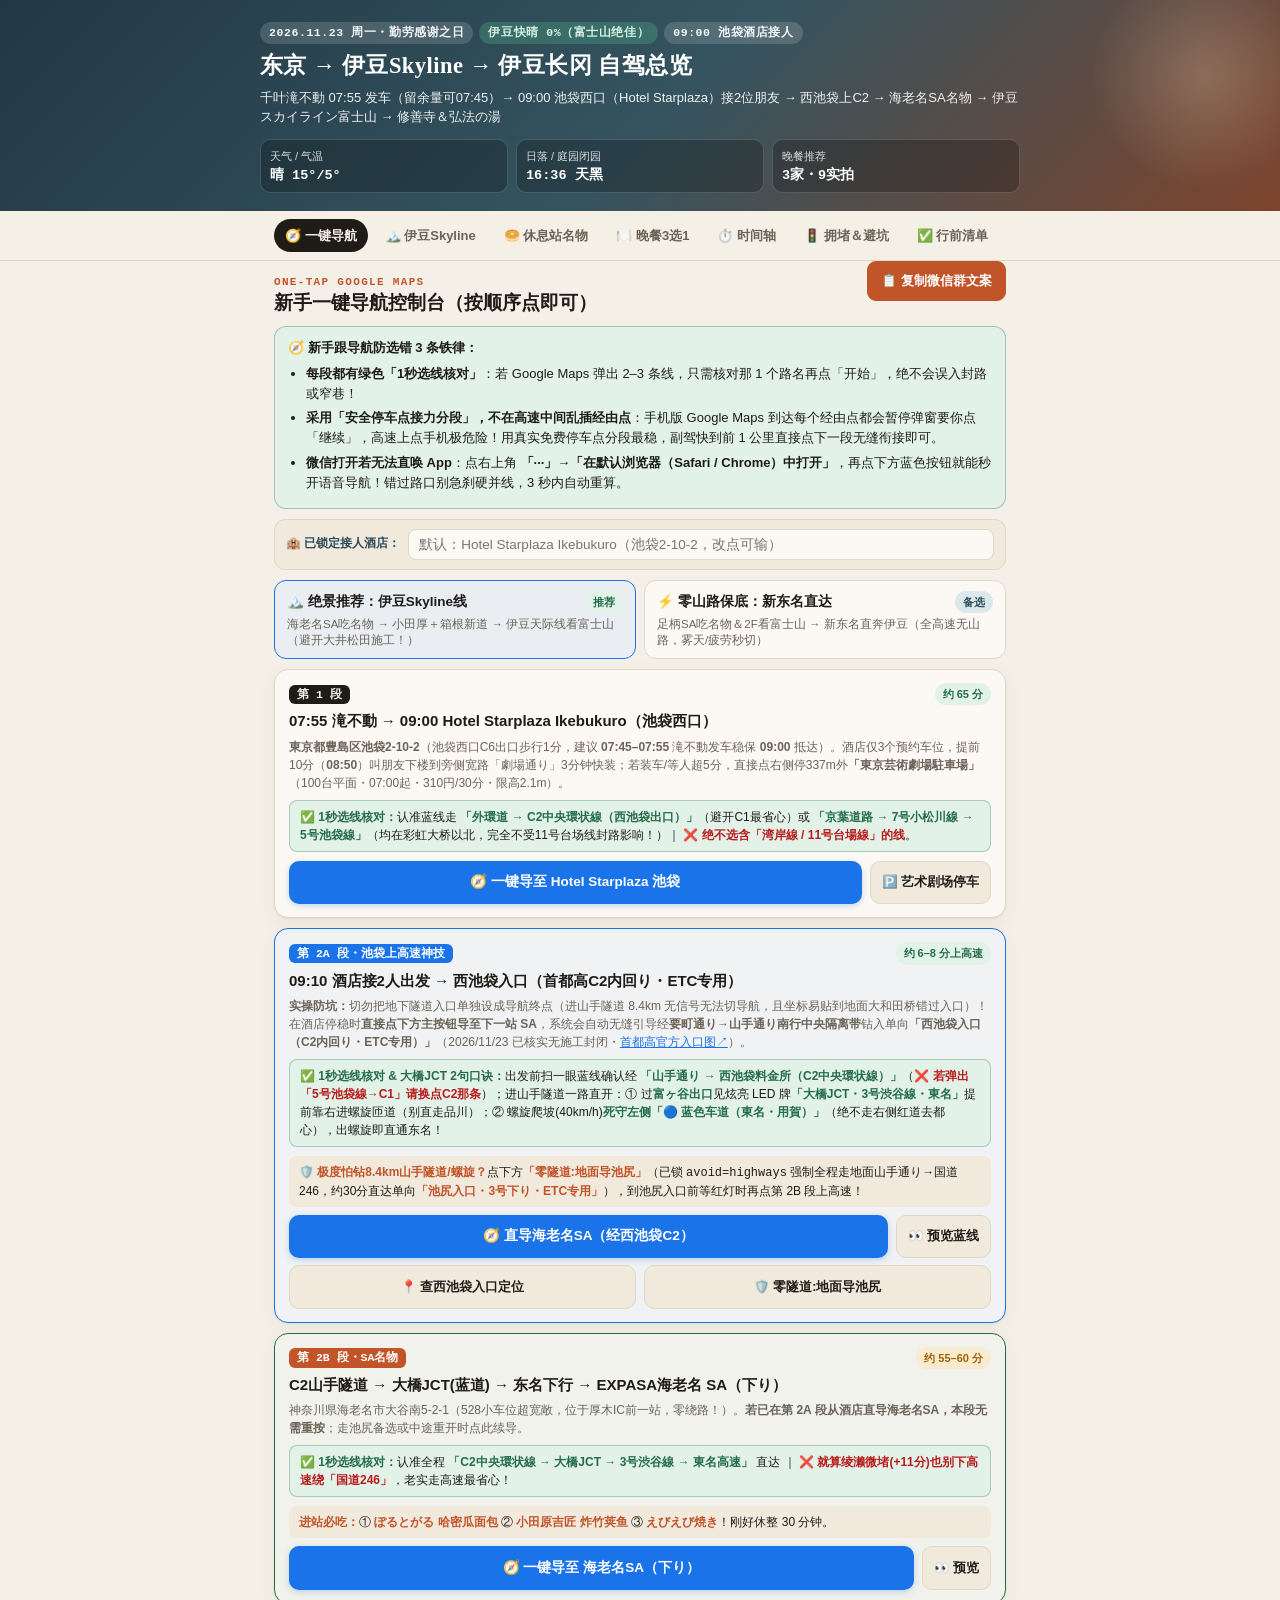
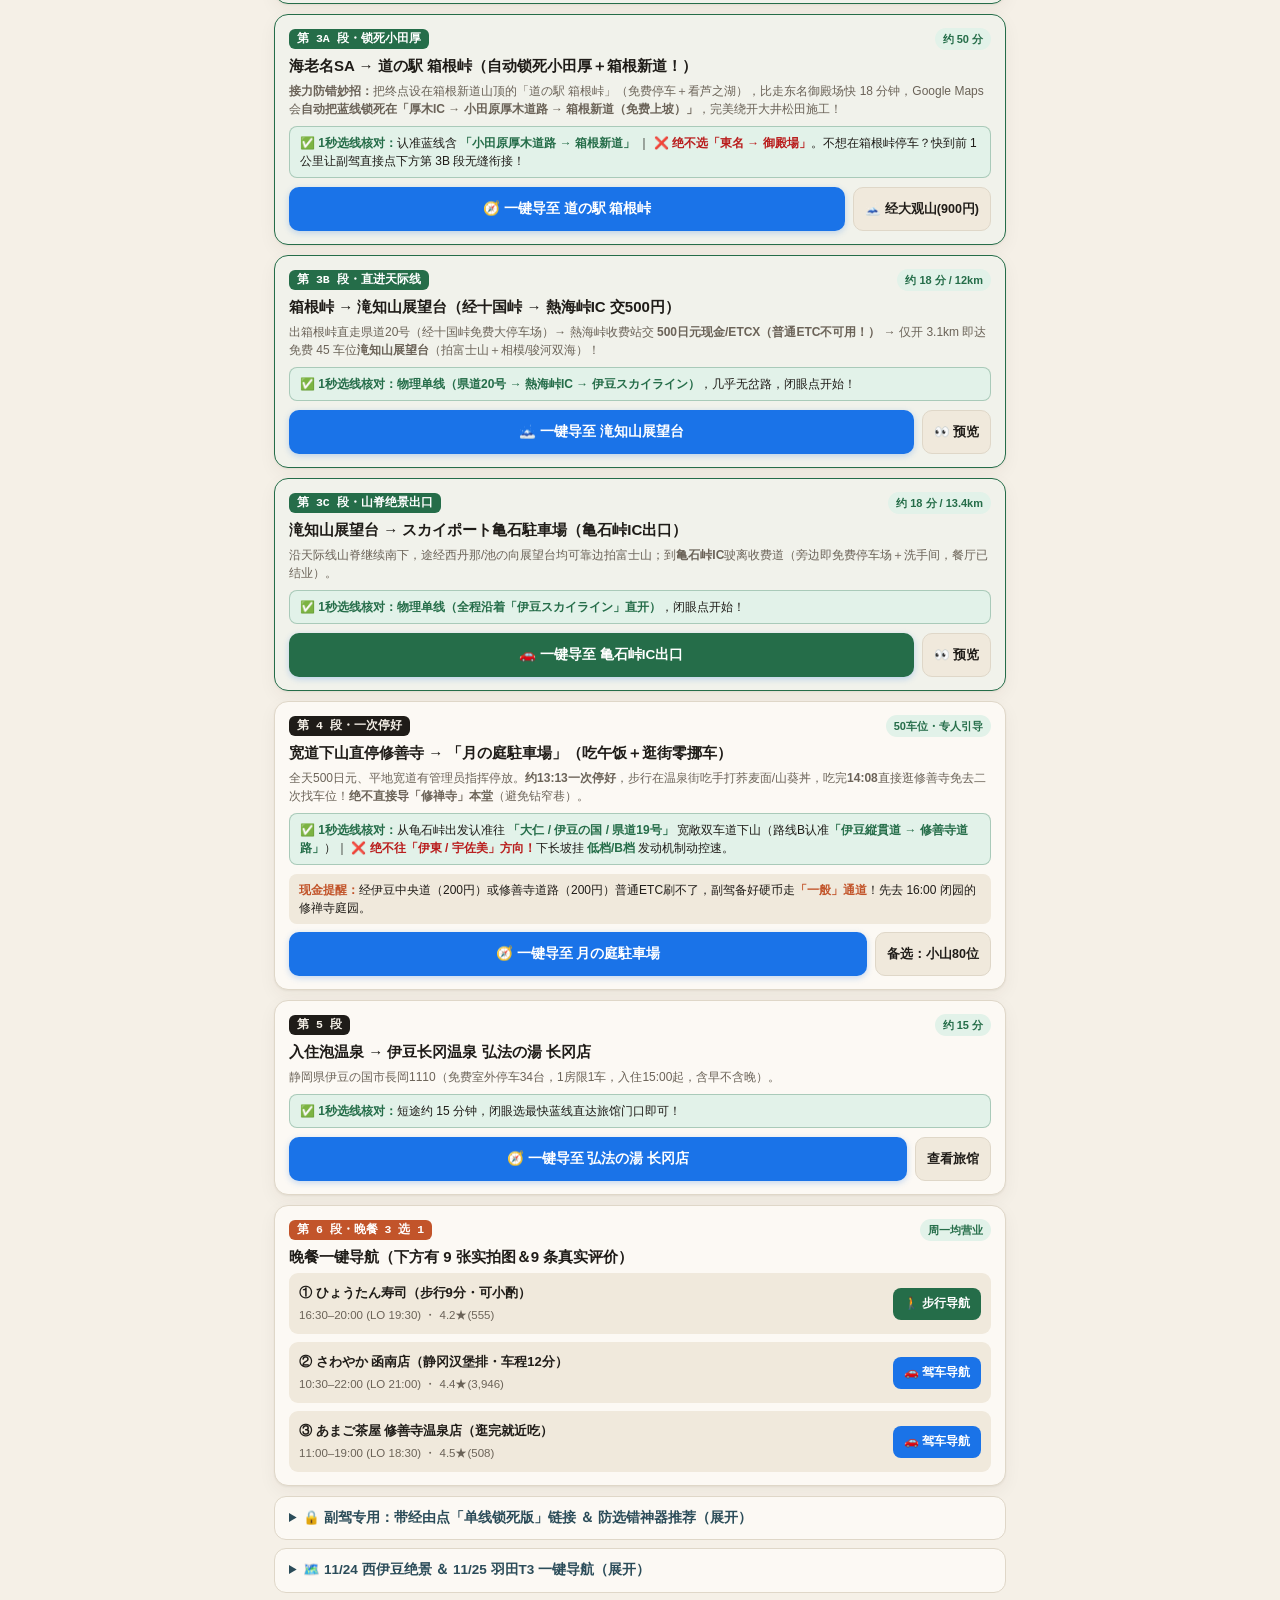
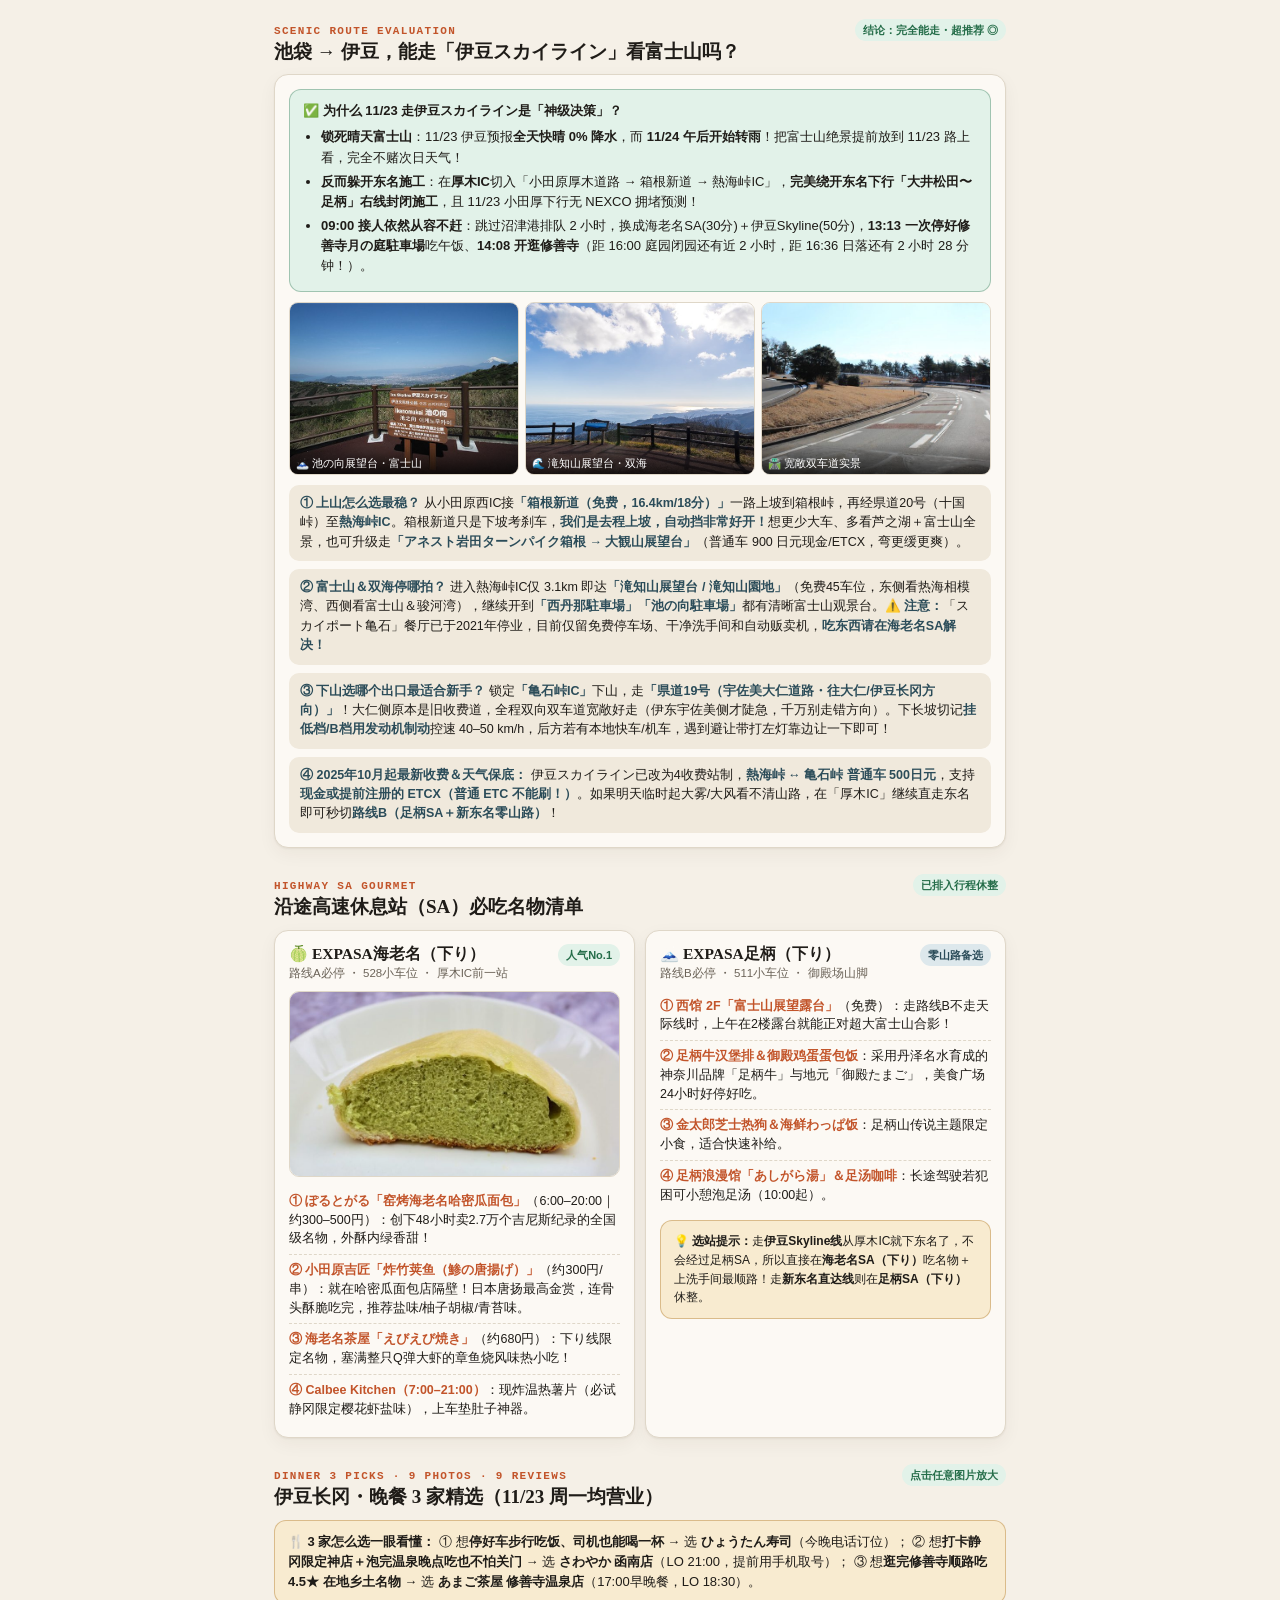
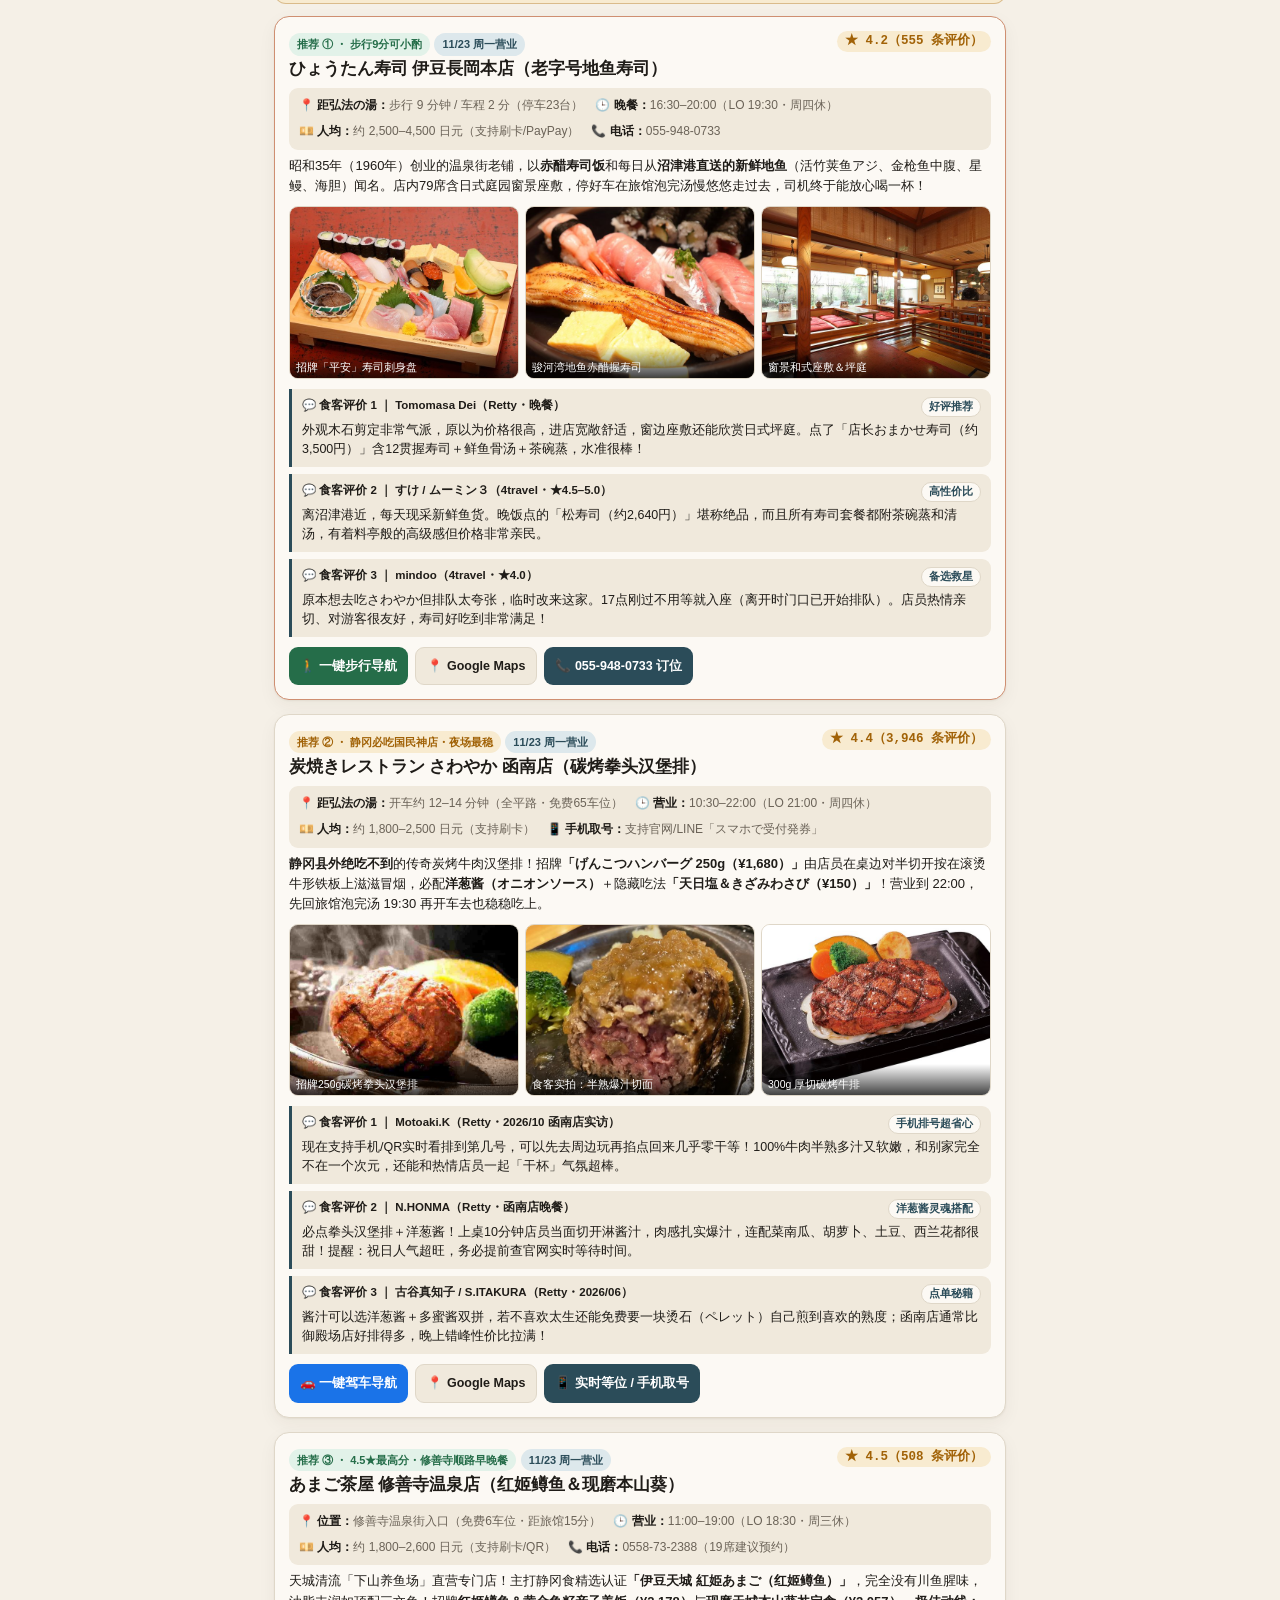
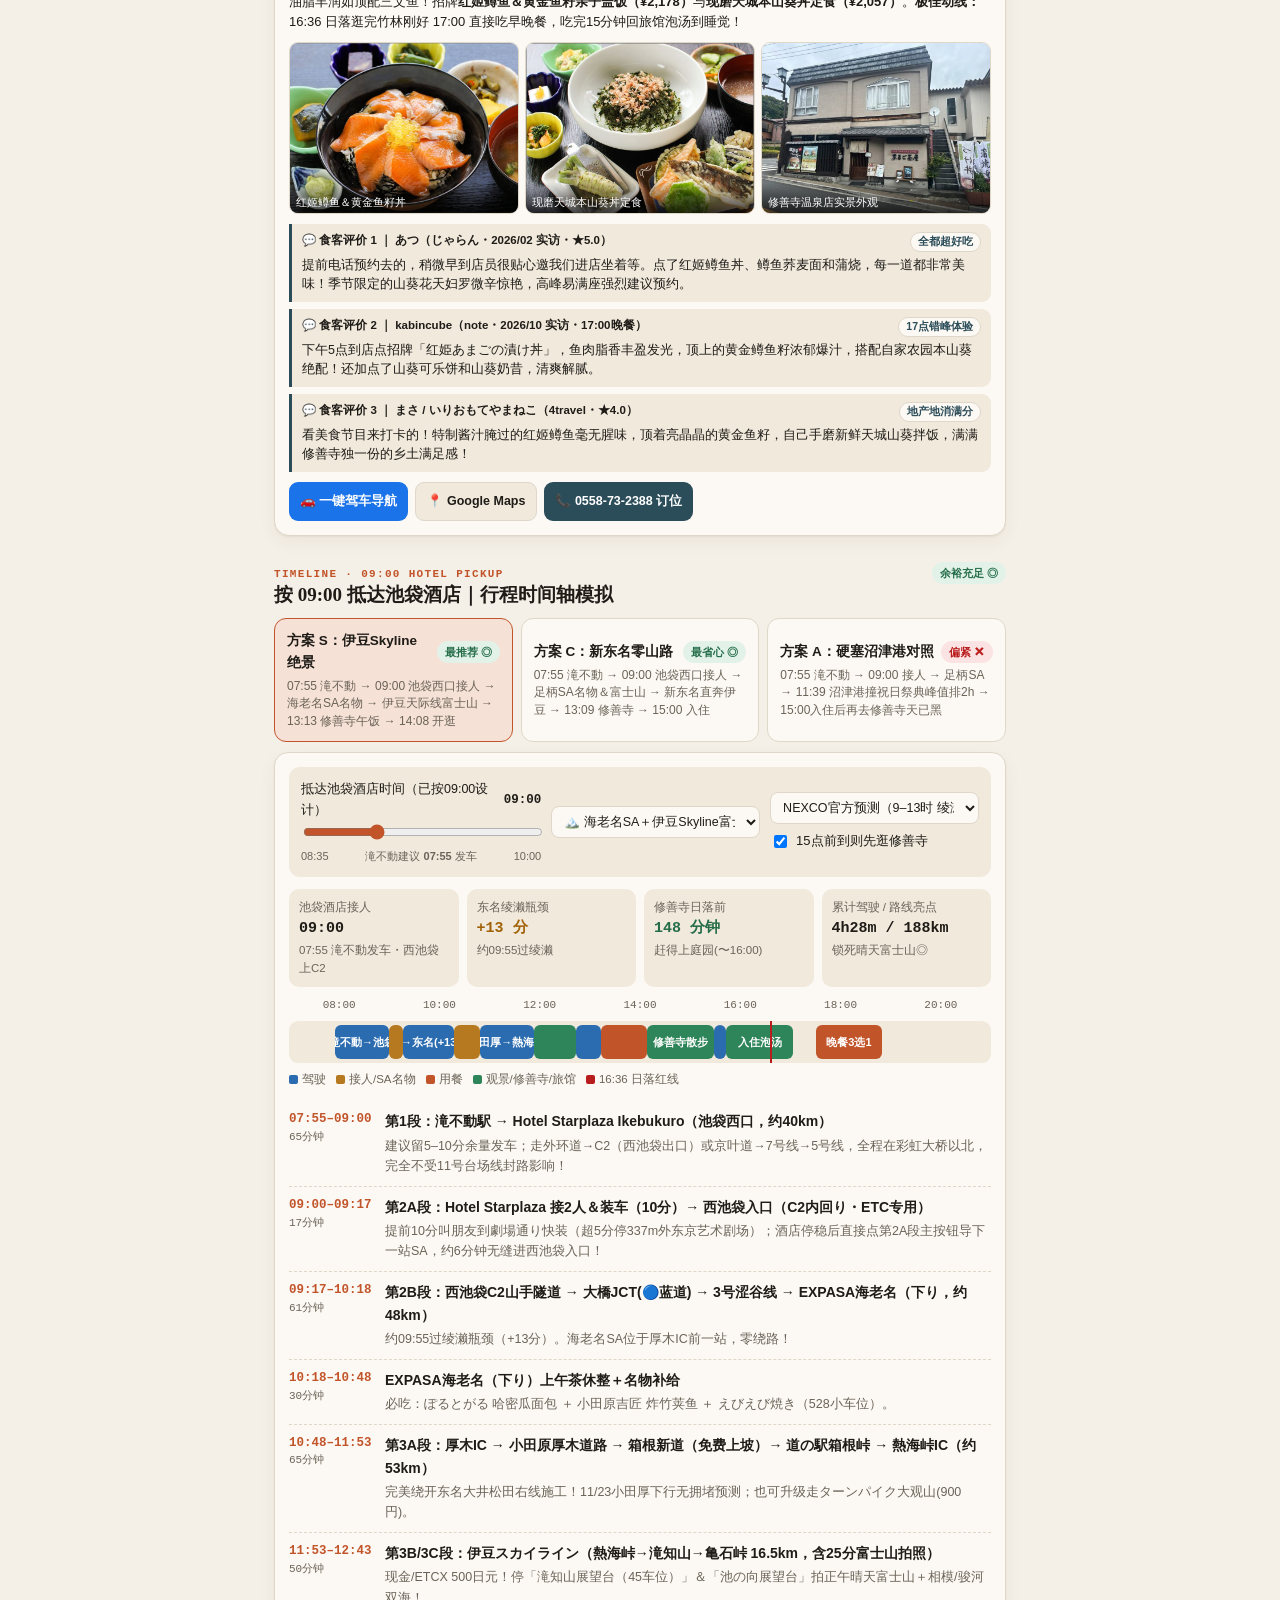
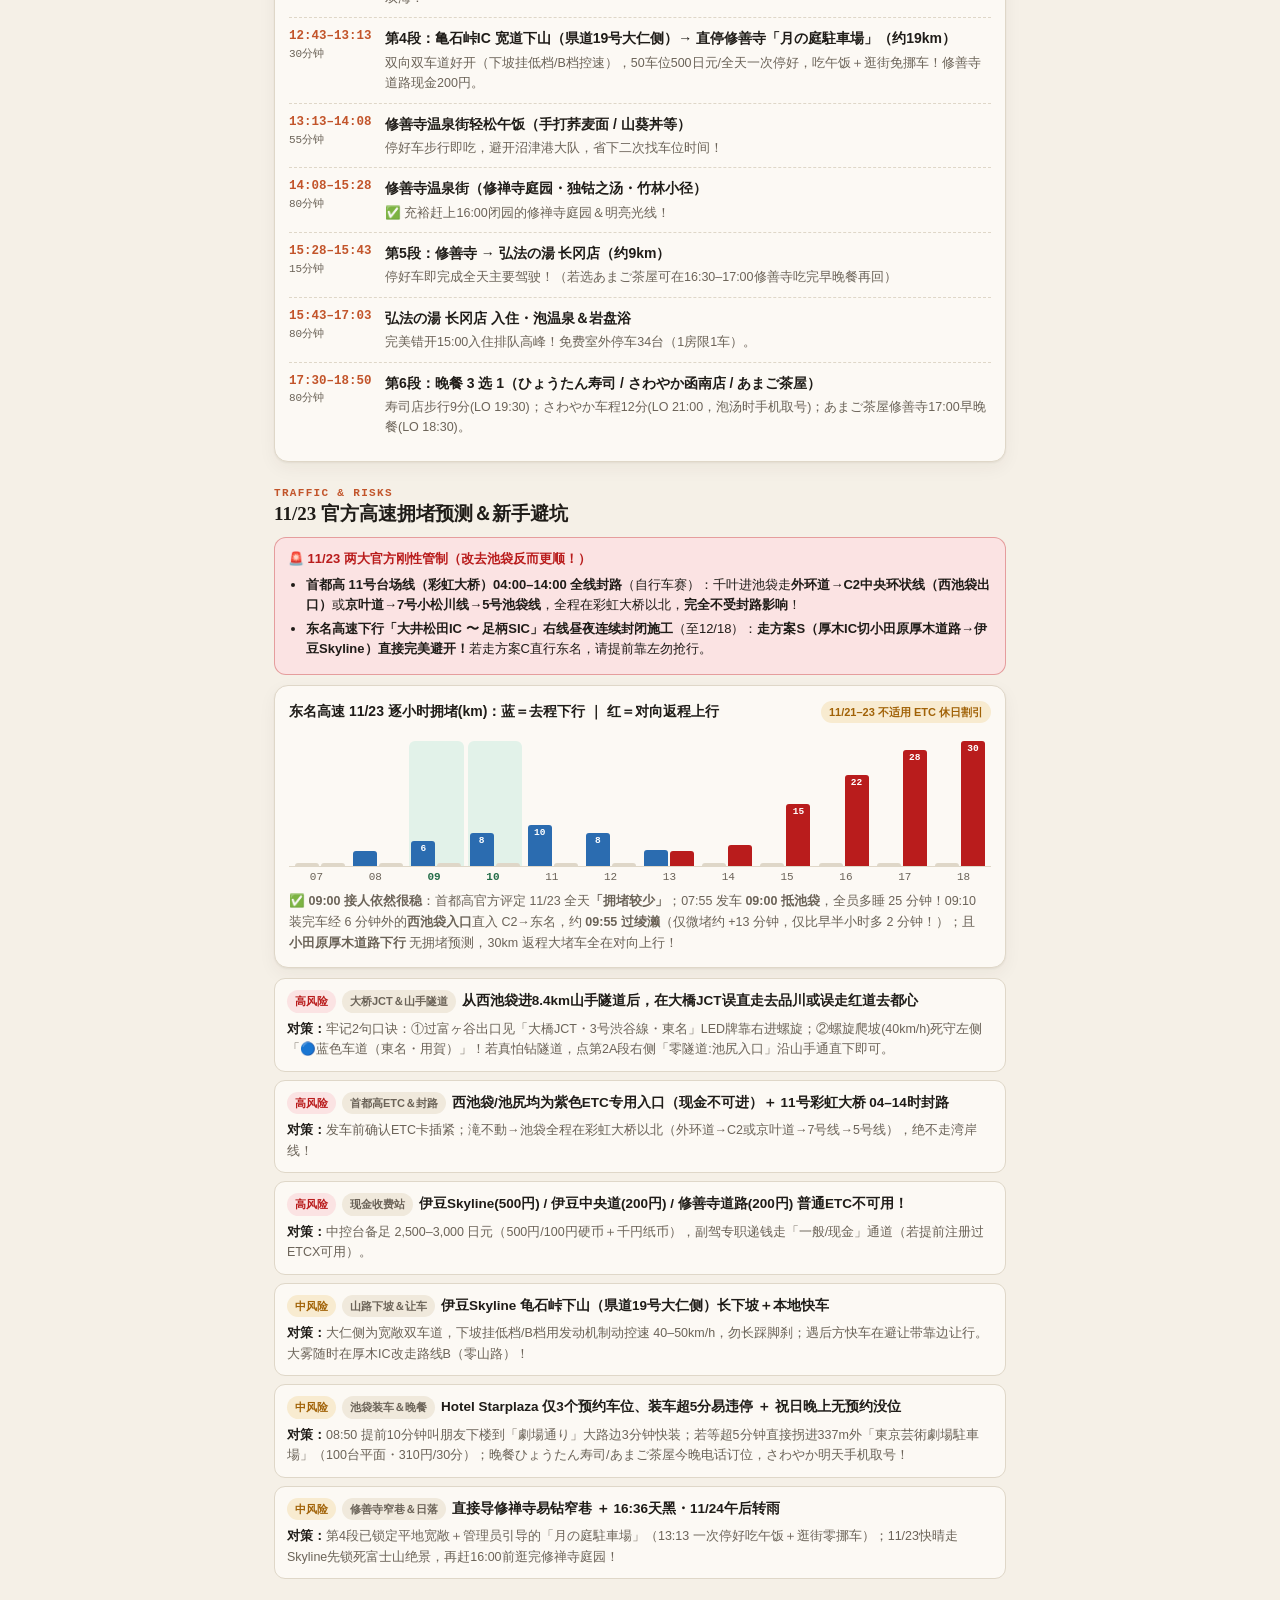
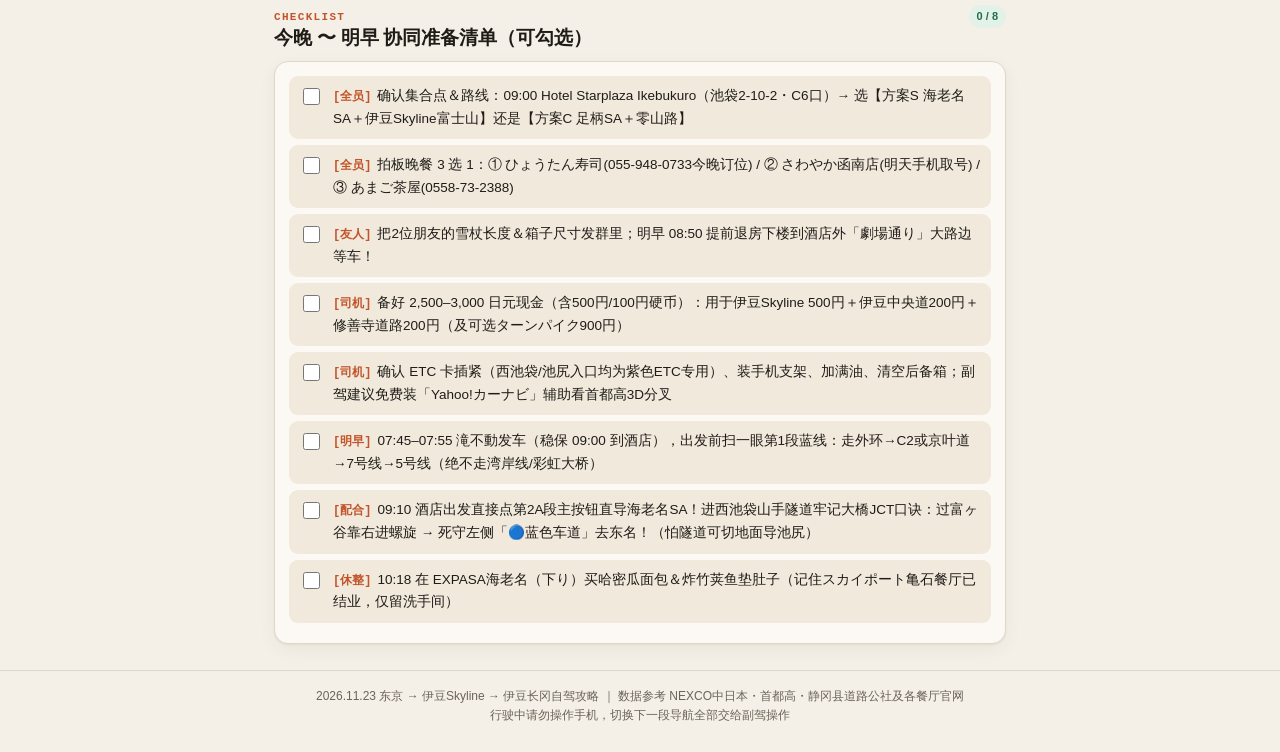
<file: index.html>
<!doctype html>
<html lang="zh-CN">
<head>
<meta charset="utf-8">
<meta name="viewport" content="width=device-width, initial-scale=1, viewport-fit=cover">
<meta name="robots" content="noindex, nofollow">
<meta name="theme-color" content="#f5f0e7" media="(prefers-color-scheme: light)">
<meta name="theme-color" content="#161513" media="(prefers-color-scheme: dark)">
<title>11/23 伊豆自驾一键导航＆绝景攻略｜09:00池袋接人・伊豆Skyline</title>
<meta name="description" content="2026年11月23日07:55千叶滝不動出发→09:00 Hotel Starplaza Ikebukuro(池袋西口)接人→西池袋上C2→海老名SA名物→伊豆Skyline看富士山→修善寺＆弘法の湯。含新手防选错一键Google Maps导航、3家晚餐9实拍＆真实口碑。">
<meta property="og:type" content="website">
<meta property="og:url" content="https://kenandxx.github.io/trip-planning/">
<meta property="og:title" content="11/23 伊豆自驾一键导航｜09:00池袋西口接人・伊豆Skyline富士山＆晚餐3选1">
<meta property="og:description" content="已按 09:00 抵达 Hotel Starplaza Ikebukuro（池袋西口）全新规划！含新手防选错一键导航、西池袋/零隧道双入口、海老名SA名物、伊豆Skyline富士山＆3家晚餐9实拍。">
<meta property="og:image" content="https://kenandxx.github.io/trip-planning/og-cover.png?v=0900">
<style>
:root{
  --paper:#f5f0e7; --card:#fcf9f4; --card2:#f0e9dc; --ink:#1f1c18; --soft:#6b6358; --line:#dfd7c8;
  --accent:#c2542a; --accent-soft:#f5e1d6; --indigo:#2b4c59; --indigo-soft:#dde8ec;
  --nav:#1a73e8; --nav-dark:#1558b0;
  --ok:#256d49; --ok-bg:#e2f2e9; --warn:#a16207; --warn-bg:#f8ebd0; --err:#b91c1c; --err-bg:#fbe3e3;
  --shadow:0 1px 2px rgba(55,40,18,.06),0 6px 18px rgba(55,40,18,.05);
  --serif:"Noto Serif CJK SC","Songti SC","STSong",Georgia,serif;
  --sans:-apple-system,BlinkMacSystemFont,"PingFang SC","Noto Sans CJK SC","Hiragino Sans GB","Microsoft YaHei",sans-serif;
  --mono:ui-monospace,"SF Mono",Menlo,Consolas,monospace;
}
@media (prefers-color-scheme:dark){
  :root{
    --paper:#151412; --card:#1f1d1a; --card2:#282520; --ink:#ede7db; --soft:#a59d90; --line:#35312b;
    --accent:#e57c52; --accent-soft:#3b271e; --indigo:#8fb7c7; --indigo-soft:#1f2e34;
    --nav:#4a90f2; --nav-dark:#2f74d0;
    --ok:#52b788; --ok-bg:#1b3326; --warn:#e6b655; --warn-bg:#382b12; --err:#f07171; --err-bg:#3a1d1d;
    --shadow:0 2px 10px rgba(0,0,0,.35);
  }
}
*{box-sizing:border-box}
html{scroll-behavior:smooth;-webkit-text-size-adjust:100%}
body{margin:0;background:var(--paper);color:var(--ink);font:15px/1.65 var(--sans);overflow-x:hidden;-webkit-font-smoothing:antialiased}
a{color:var(--accent);text-decoration:none}
button{font:inherit;color:inherit}
img{display:block;max-width:100%}
.wx-thumb{position:absolute;width:1px;height:1px;opacity:0;pointer-events:none}
.wrap{max-width:760px;margin:0 auto;padding:0 14px}

/* Hero */
.hero{background:linear-gradient(135deg,#213843 0%,#355460 52%,#7e442c 100%);color:#fff;padding:22px 16px 18px;position:relative;overflow:hidden}
.hero::after{content:"";position:absolute;right:-40px;top:-40px;width:230px;height:230px;border-radius:50%;background:radial-gradient(circle,rgba(255,220,185,.24),transparent 70%);pointer-events:none}
.hero .wrap{position:relative;z-index:1;padding:0}
.kicker{font:600 11.5px/1.2 var(--mono);letter-spacing:.05em;opacity:.95;display:flex;flex-wrap:wrap;gap:6px;margin-bottom:8px}
.kicker span{background:rgba(255,255,255,.16);padding:4px 9px;border-radius:99px}
.kicker span.ok{background:rgba(82,183,136,.32);color:#e0faec}
.hero h1{margin:0;font:600 22.5px/1.28 var(--serif);letter-spacing:.02em}
.hero .sub{margin:7px 0 0;font-size:13px;opacity:.92;line-height:1.52}
.hero-stats{display:grid;grid-template-columns:repeat(3,1fr);gap:8px;margin-top:12px}
.hstat{background:rgba(0,0,0,.24);border:1px solid rgba(255,255,255,.16);border-radius:10px;padding:7px 9px}
.hstat .l{font-size:11px;opacity:.82}
.hstat .v{font:700 13.5px/1.3 var(--mono);margin-top:2px}

/* Sticky nav */
nav{position:sticky;top:0;z-index:30;background:var(--paper);background:color-mix(in srgb,var(--paper) 92%,transparent);backdrop-filter:blur(10px);-webkit-backdrop-filter:blur(10px);border-bottom:1px solid var(--line)}
nav .wrap{display:flex;gap:6px;overflow-x:auto;padding:8px 14px;scrollbar-width:none}
nav .wrap::-webkit-scrollbar{display:none}
nav a{flex:none;font-size:13px;font-weight:600;color:var(--soft);padding:6px 11px;border-radius:99px;white-space:nowrap}
nav a.on{background:var(--ink);color:var(--paper)}

main{padding:16px 0 42px}
section{margin-bottom:26px;scroll-margin-top:58px}
.sec-head{display:flex;align-items:baseline;justify-content:space-between;gap:8px;margin:0 0 10px;flex-wrap:wrap}
.sec-k{font:700 11px/1 var(--mono);letter-spacing:.12em;color:var(--accent);text-transform:uppercase}
h2{margin:3px 0 0;font:600 19px/1.3 var(--serif)}
.card{background:var(--card);border:1px solid var(--line);border-radius:14px;padding:14px;box-shadow:var(--shadow)}
.card+.card{margin-top:10px}

/* Tags & Alerts */
.tag{display:inline-block;font-size:11px;font-weight:600;padding:2px 8px;border-radius:99px;white-space:nowrap}
.tag.ok{background:var(--ok-bg);color:var(--ok)}
.tag.warn{background:var(--warn-bg);color:var(--warn)}
.tag.err{background:var(--err-bg);color:var(--err)}
.tag.blue{background:var(--indigo-soft);color:var(--indigo)}
.alert{border-radius:12px;padding:11px 13px;font-size:13px;border:1px solid;line-height:1.55}
.alert.err{background:var(--err-bg);border-color:color-mix(in srgb,var(--err) 35%,transparent)}
.alert.err b.t{color:var(--err)}
.alert.ok{background:var(--ok-bg);border-color:color-mix(in srgb,var(--ok) 35%,transparent)}
.alert.warn{background:var(--warn-bg);border-color:color-mix(in srgb,var(--warn) 35%,transparent)}
.alert ul{margin:6px 0 0;padding-left:18px}
.alert li{margin:4px 0}

/* Route Mode Switcher */
.mode-tabs{display:grid;grid-template-columns:1fr 1fr;gap:8px;margin-bottom:10px}
.mtab{text-align:left;background:var(--card);border:1.5px solid var(--line);border-radius:12px;padding:10px 12px;cursor:pointer;transition:.15s}
.mtab.on{border-color:var(--nav);background:color-mix(in srgb,var(--nav) 8%,var(--card))}
.mtab .mt{font-weight:700;font-size:13.5px;display:flex;align-items:center;justify-content:space-between;gap:4px}
.mtab .md{font-size:11.5px;color:var(--soft);margin-top:3px;line-height:1.4}

/* Novice Navigation Console */
.hotel-bar{display:flex;gap:8px;align-items:center;background:var(--card2);border:1px solid var(--line);border-radius:11px;padding:9px 11px;margin-bottom:10px;flex-wrap:wrap}
.hotel-bar label{font-size:12px;font-weight:700;color:var(--indigo);white-space:nowrap}
.hotel-bar input{flex:1;min-width:170px;padding:7px 10px;border-radius:8px;border:1px solid var(--line);background:var(--card);color:var(--ink);font-size:13.5px}
.nav-card{background:var(--card);border:1.5px solid var(--line);border-radius:14px;padding:13px 14px;margin-bottom:10px;box-shadow:var(--shadow)}
.nav-card.highlight{border-color:var(--nav);background:color-mix(in srgb,var(--nav) 5%,var(--card))}
.nav-card.scenic{border-color:var(--ok);background:color-mix(in srgb,var(--ok) 5%,var(--card))}
.nav-top{display:flex;align-items:center;justify-content:space-between;flex-wrap:wrap;gap:6px 8px;margin-bottom:6px}
.nav-step{display:inline-flex;align-items:center;justify-content:center;font:700 11.5px/1 var(--mono);padding:4px 8px;border-radius:6px;background:var(--ink);color:var(--paper);flex-shrink:0}
.nav-step.blue{background:var(--nav);color:#fff}
.nav-step.green{background:var(--ok);color:#fff}
.nav-step.orange{background:var(--accent);color:#fff}
.nav-title{font-weight:700;font-size:15px;line-height:1.35;flex:1 1 100%;order:3}
.nav-meta{font-size:12px;color:var(--soft);margin:2px 0 8px;line-height:1.5}
.nav-tip{font-size:12px;background:var(--card2);border-radius:8px;padding:7px 10px;margin-bottom:8px;color:var(--ink);line-height:1.5}
.nav-tip b{color:var(--accent)}
.route-check{font-size:12px;line-height:1.5;padding:7px 10px;border-radius:8px;margin-bottom:9px;background:var(--ok-bg);border:1px solid color-mix(in srgb,var(--ok) 30%,transparent);color:var(--ink)}
.route-check b{color:var(--ok)}
.route-check .no{color:var(--err);font-weight:700}
.nav-actions{display:grid;grid-template-columns:1fr auto;gap:8px}
.nav-actions.tri{grid-template-columns:1fr 1fr;gap:8px}
.gbtn{display:flex;align-items:center;justify-content:center;gap:5px;padding:10.5px 12px;border-radius:10px;font-size:13.5px;font-weight:700;background:var(--nav);color:#fff;text-align:center;box-shadow:0 2px 6px rgba(26,115,232,.25)}
.gbtn:active{background:var(--nav-dark)}
.gbtn.walk{background:var(--ok)}
.gbtn.warm{background:var(--accent)}
.pview{display:flex;align-items:center;justify-content:center;padding:10.5px 11px;border-radius:10px;font-size:12.5px;font-weight:600;border:1px solid var(--line);background:var(--card2);color:var(--ink);white-space:nowrap}
details.more-nav{background:var(--card);border:1px solid var(--line);border-radius:12px;padding:10px 14px;margin-top:8px}
details.more-nav summary{font-weight:700;font-size:13.5px;cursor:pointer;color:var(--indigo)}
.mini-nav-list{display:grid;gap:8px;margin-top:10px}
.mini-nav{display:flex;align-items:center;justify-content:space-between;gap:10px;padding:9px 10px;border-radius:9px;background:var(--card2);font-size:13px}
.mini-nav a{flex-shrink:0;padding:6px 11px;border-radius:8px;background:var(--nav);color:#fff;font-size:12px;font-weight:700}

/* Photo Grids & Lightbox */
.pgrid{display:grid;grid-template-columns:repeat(3,1fr);gap:6px;margin:10px 0}
.pitem{position:relative;border-radius:9px;overflow:hidden;background:var(--card2);aspect-ratio:4/3;cursor:zoom-in;border:1px solid var(--line)}
.pitem img{width:100%;height:100%;object-fit:cover;transition:transform .25s}
.pitem:active img{transform:scale(1.03)}
.pitem .pcap{position:absolute;left:0;right:0;bottom:0;padding:14px 6px 4px;background:linear-gradient(transparent,rgba(0,0,0,.74));color:#fff;font-size:10.5px;line-height:1.25;white-space:nowrap;overflow:hidden;text-overflow:ellipsis}

/* Skyline & SA cards */
.sky-points{display:grid;gap:8px;margin-top:10px}
.skyp{background:var(--card2);border-radius:10px;padding:9px 11px;font-size:12.5px;line-height:1.55}
.skyp b{color:var(--indigo)}
.sa-grid{display:grid;grid-template-columns:1fr;gap:10px}
@media(min-width:620px){.sa-grid{grid-template-columns:1fr 1fr}}
.sa-card{background:var(--card);border:1px solid var(--line);border-radius:14px;padding:13px 14px;box-shadow:var(--shadow)}
.sa-head{display:flex;justify-content:space-between;align-items:flex-start;gap:8px;margin-bottom:8px}
.sa-head h3{margin:0;font:700 15.5px/1.3 var(--serif)}
.sa-img{width:100%;aspect-ratio:16/9;object-fit:cover;border-radius:10px;margin:6px 0 9px;cursor:zoom-in;border:1px solid var(--line)}
.sa-list{margin:0;padding:0;list-style:none;font-size:12.5px}
.sa-list li{padding:6px 0;border-bottom:1px dashed var(--line);line-height:1.5}
.sa-list li:last-child{border-bottom:0}
.sa-list b{color:var(--accent)}

/* Dinner Restaurant Cards */
.rest-card{background:var(--card);border:1.5px solid var(--line);border-radius:15px;padding:14px;margin-bottom:14px;box-shadow:var(--shadow)}
.rest-card.top-pick{border-color:color-mix(in srgb,var(--accent) 55%,var(--line))}
.rest-top{display:flex;justify-content:space-between;align-items:flex-start;gap:8px;flex-wrap:wrap}
.rest-name{margin:2px 0 0;font:700 17px/1.3 var(--serif)}
.rest-rating{display:inline-flex;align-items:center;gap:4px;font:700 12.5px/1 var(--mono);background:var(--warn-bg);color:var(--warn);padding:4px 8px;border-radius:99px}
.rest-meta{display:flex;flex-wrap:wrap;gap:6px 12px;font-size:12px;color:var(--soft);margin:8px 0 6px;padding:8px 10px;background:var(--card2);border-radius:9px}
.rest-meta span b{color:var(--ink)}
.rest-desc{margin:6px 0;font-size:13px;line-height:1.55}
.rev-box{margin-top:10px;display:grid;gap:7px}
.rev{background:var(--card2);border-left:3px solid var(--indigo);border-radius:0 9px 9px 0;padding:8px 10px;font-size:12.5px;line-height:1.52}
.rev .rh{display:flex;justify-content:space-between;align-items:flex-start;gap:8px;font-size:11.5px;color:var(--soft);margin-bottom:4px}
.rev .rh b{color:var(--ink)}
.rev .rh span{white-space:nowrap;flex-shrink:0;background:var(--card);padding:1px 7px;border-radius:99px;font-size:10.5px;border:1px solid var(--line);color:var(--indigo);font-weight:600}
.rest-btns{display:flex;flex-wrap:wrap;gap:7px;margin-top:10px}
.rest-btns a{display:inline-flex;align-items:center;gap:4px;padding:8px 11px;border-radius:9px;font-size:12.5px;font-weight:700}
.rb-nav{background:var(--nav);color:#fff}
.rb-walk{background:var(--ok);color:#fff}
.rb-map{background:var(--card2);color:var(--ink);border:1px solid var(--line)}
.rb-tel{background:var(--indigo);color:#fff}

/* Presets & Simulator */
.presets{display:grid;grid-template-columns:1fr;gap:8px;margin-bottom:10px}
@media(min-width:600px){.presets{grid-template-columns:repeat(3,1fr)}}
.pbtn{text-align:left;background:var(--card);border:1.5px solid var(--line);border-radius:12px;padding:11px 12px;cursor:pointer;transition:.15s}
.pbtn.on{border-color:var(--accent);background:var(--accent-soft)}
.pbtn .top{display:flex;justify-content:space-between;align-items:center;gap:6px;margin-bottom:4px}
.pbtn .name{font-weight:700;font-size:13.5px}
.pbtn .desc{font-size:12px;color:var(--soft);line-height:1.45}
.ctrl{display:grid;grid-template-columns:1fr;gap:10px;padding:12px;background:var(--card2);border-radius:11px;margin-bottom:12px;font-size:13px}
@media(min-width:600px){.ctrl{grid-template-columns:1.15fr 1fr 1fr;align-items:center}}
.ctrl label{display:flex;align-items:center;gap:6px;cursor:pointer}
.ctrl input[type=range]{width:100%;accent-color:var(--accent);margin-top:4px}
.ctrl select{width:100%;padding:7px 8px;border-radius:8px;border:1px solid var(--line);background:var(--card);color:var(--ink);font-size:12.5px}
.ctrl-row{display:flex;justify-content:space-between;align-items:center;font-size:12.5px}
.mono{font-family:var(--mono)}
.kpis{display:grid;grid-template-columns:repeat(2,1fr);gap:8px;margin-bottom:12px}
@media(min-width:600px){.kpis{grid-template-columns:repeat(4,1fr)}}
.kpi{background:var(--card2);border-radius:10px;padding:9px 10px}
.kpi .kl{font-size:11.5px;color:var(--soft)}
.kpi .kv{font:700 15px/1.3 var(--mono);margin-top:2px}
.kpi .ks{font-size:11.5px;color:var(--soft);margin-top:2px}
.gantt-wrap{margin:10px 0 12px}
.gantt-axis{position:relative;height:18px;font:11px var(--mono);color:var(--soft);margin-bottom:4px}
.gantt-track{position:relative;height:42px;border-radius:9px;background:var(--card2);overflow:hidden}
.gseg{position:absolute;top:4px;bottom:4px;border-radius:6px;color:#fff;font-size:11px;font-weight:600;display:flex;align-items:center;justify-content:center;padding:0 4px;white-space:nowrap;overflow:hidden;text-overflow:ellipsis}
.gline{position:absolute;top:0;bottom:0;width:2px;background:var(--err);z-index:5}
.legend{display:flex;flex-wrap:wrap;gap:10px;font-size:11.5px;color:var(--soft);margin-top:7px}
.legend span{display:inline-flex;align-items:center;gap:4px}
.dot{width:9px;height:9px;border-radius:2px;display:inline-block}
.tl{list-style:none;margin:0;padding:0}
.tl li{display:grid;grid-template-columns:86px 1fr;gap:10px;padding:9px 0;border-bottom:1px dashed var(--line)}
.tl li:last-child{border-bottom:0}
.tl .tm{font:600 12.5px/1.5 var(--mono);color:var(--accent)}
.tl .tm i{display:block;font-style:normal;font-size:11px;color:var(--soft);font-weight:400}
.tl .ti{font-weight:600;font-size:14px}
.tl .nt{font-size:12.5px;color:var(--soft);margin-top:2px}

/* Congestion chart & Tables */
.cchart{display:grid;grid-template-columns:repeat(12,1fr);gap:4px;align-items:end;height:138px;padding:12px 4px 0;border-bottom:1px solid var(--line)}
.ccol{display:flex;align-items:flex-end;justify-content:center;gap:2px;height:100%;border-radius:6px 6px 0 0;padding:0 1px}
.ccol.best{background:var(--ok-bg)}
.cbar{width:46%;border-radius:3px 3px 0 0;display:flex;align-items:flex-start;justify-content:center;font:700 9.5px var(--mono);color:#fff;padding-top:2px}
.caxis{display:grid;grid-template-columns:repeat(12,1fr);gap:4px;text-align:center;font:11px var(--mono);color:var(--soft);margin-top:4px}
.tscroll{overflow-x:auto;-webkit-overflow-scrolling:touch}
table{width:100%;border-collapse:collapse;font-size:13px;min-width:500px}
th,td{padding:9px 8px;border-bottom:1px solid var(--line);text-align:left;vertical-align:top}
th{font-size:11.5px;color:var(--soft);font-weight:600;background:var(--card2)}
tr:last-child td{border-bottom:0}

/* Buttons, Risks, Checklist */
.btns{display:flex;flex-wrap:wrap;gap:8px;margin-top:10px}
.btn{display:inline-flex;align-items:center;gap:5px;padding:8px 13px;border-radius:9px;font-size:13px;font-weight:600;border:1px solid var(--line);background:var(--card);color:var(--ink);cursor:pointer}
.btn.pri{background:var(--accent);border-color:var(--accent);color:#fff}
.risk{border:1px solid var(--line);border-radius:11px;padding:11px 12px;background:var(--card);margin-bottom:8px}
.risk .rh{display:flex;flex-wrap:wrap;align-items:center;gap:6px;margin-bottom:6px}
.risk .rt{font-weight:700;font-size:13.5px}
.risk .rb{font-size:12.5px;color:var(--soft);display:grid;gap:4px}
.risk .rb b{color:var(--ink)}
.chk{display:flex;align-items:flex-start;gap:10px;padding:9px 10px;border-radius:9px;background:var(--card2);margin-bottom:6px;cursor:pointer;font-size:13.5px}
.chk input{margin-top:3px;width:17px;height:17px;accent-color:var(--accent);flex:none}
.chk.done span{text-decoration:line-through;color:var(--soft)}

/* Lightbox modal */
.lb{position:fixed;inset:0;background:rgba(0,0,0,.88);z-index:200;display:none;flex-direction:column;align-items:center;justify-content:center;padding:18px}
.lb.show{display:flex}
.lb img{max-width:96vw;max-height:78vh;border-radius:10px;box-shadow:0 12px 36px rgba(0,0,0,.6)}
.lb-cap{color:#f5f0e7;font-size:13.5px;margin-top:12px;text-align:center;max-width:640px}
.lb-close{position:absolute;top:14px;right:16px;background:rgba(255,255,255,.16);color:#fff;border:0;border-radius:99px;padding:7px 14px;font-size:13px;font-weight:700;cursor:pointer}

.toast{position:fixed;left:50%;bottom:24px;transform:translateX(-50%) translateY(20px);background:var(--ink);color:var(--paper);padding:10px 18px;border-radius:99px;font-size:13px;font-weight:600;opacity:0;pointer-events:none;transition:.25s;z-index:99}
.toast.show{opacity:1;transform:translateX(-50%) translateY(0)}
footer{text-align:center;font-size:12px;color:var(--soft);padding:16px 0 36px;border-top:1px solid var(--line)}
.hidden{display:none!important}
</style>
</head>
<body>
<img class="wx-thumb" src="og-cover.png" alt="11/23 伊豆自驾一键导航">

<header class="hero">
  <div class="wrap">
    <div class="kicker">
      <span>2026.11.23 周一・勤劳感谢之日</span>
      <span class="ok">伊豆快晴 0%（富士山绝佳）</span>
      <span>09:00 池袋酒店接人</span>
    </div>
    <h1>东京 → 伊豆Skyline → 伊豆长冈 自驾总览</h1>
    <p class="sub">千叶滝不動 07:55 发车（留余量可07:45）→ 09:00 池袋西口（Hotel Starplaza）接2位朋友 → 西池袋上C2 → 海老名SA名物 → 伊豆スカイライン富士山 → 修善寺＆弘法の湯</p>
    <div class="hero-stats">
      <div class="hstat"><div class="l">天气 / 气温</div><div class="v">晴 15°/5°</div></div>
      <div class="hstat"><div class="l">日落 / 庭园闭园</div><div class="v">16:36 天黑</div></div>
      <div class="hstat"><div class="l">晚餐推荐</div><div class="v">3家・9实拍</div></div>
    </div>
  </div>
</header>

<nav>
  <div class="wrap">
    <a href="#gonav" class="on">🧭 一键导航</a>
    <a href="#skyline">🏔️ 伊豆Skyline</a>
    <a href="#sapa">🥯 休息站名物</a>
    <a href="#dinner">🍽️ 晚餐3选1</a>
    <a href="#sim">⏱️ 时间轴</a>
    <a href="#traffic">🚦 拥堵＆避坑</a>
    <a href="#todo">✅ 行前清单</a>
  </div>
</nav>

<main class="wrap">

  <!-- 0. ONE-TAP GOOGLE MAPS NAVIGATION CONSOLE -->
  <section id="gonav">
    <div class="sec-head">
      <div><div class="sec-k">ONE-TAP GOOGLE MAPS</div><h2>新手一键导航控制台（按顺序点即可）</h2></div>
      <button class="btn pri" id="copy-wx-btn" type="button">📋 复制微信群文案</button>
    </div>

    <div class="alert ok" style="margin-bottom:10px">
      <b>🧭 新手跟导航防选错 3 条铁律：</b>
      <ul>
        <li><b>每段都有绿色「1秒选线核对」</b>：若 Google Maps 弹出 2–3 条线，只需核对那 1 个路名再点「开始」，绝不会误入封路或窄巷！</li>
        <li><b>采用「安全停车点接力分段」，不在高速中间乱插经由点</b>：手机版 Google Maps 到达每个经由点都会暂停弹窗要你点「继续」，高速上点手机极危险！用真实免费停车点分段最稳，副驾快到前 1 公里直接点下一段无缝衔接即可。</li>
        <li><b>微信打开若无法直唤 App</b>：点右上角 <b>「···」→「在默认浏览器（Safari / Chrome）中打开」</b>，再点下方蓝色按钮就能秒开语音导航！错过路口别急刹硬并线，3 秒内自动重算。</li>
      </ul>
    </div>

    <!-- Confirmed Hotel Bar (Optional Override) -->
    <div class="hotel-bar">
      <label for="hotel-input">🏨 已锁定接人酒店：</label>
      <input id="hotel-input" type="text" placeholder="默认：Hotel Starplaza Ikebukuro（池袋2-10-2，改点可输）">
    </div>

    <!-- Route Toggle for Navigation Steps -->
    <div class="mode-tabs">
      <button class="mtab on" data-navmode="skyline" type="button">
        <div class="mt"><span>🏔️ 绝景推荐：伊豆Skyline线</span><span class="tag ok">推荐</span></div>
        <div class="md">海老名SA吃名物 → 小田厚＋箱根新道 → 伊豆天际线看富士山（避开大井松田施工！）</div>
      </button>
      <button class="mtab" data-navmode="direct" type="button">
        <div class="mt"><span>⚡ 零山路保底：新东名直达</span><span class="tag blue">备选</span></div>
        <div class="md">足柄SA吃名物＆2F看富士山 → 新东名直奔伊豆（全高速无山路，雾天/疲劳秒切）</div>
      </button>
    </div>

    <!-- LEG 1 (SHARED: TAKIFUDO -> HOTEL STARPLAZA IKEBUKURO) -->
    <div class="nav-card">
      <div class="nav-top">
        <span class="nav-step">第 1 段</span>
        <div class="nav-title" id="leg1-title">07:55 滝不動 → 09:00 Hotel Starplaza Ikebukuro（池袋西口）</div>
        <span class="tag ok">约 65 分</span>
      </div>
      <div class="nav-meta"><b>東京都豊島区池袋2-10-2</b>（池袋西口C6出口步行1分，建议 <b>07:45–07:55</b> 滝不動发车稳保 <b>09:00</b> 抵达）。酒店仅3个预约车位，提前10分（<b>08:50</b>）叫朋友下楼到旁侧宽路「劇場通り」3分钟快装；若装车/等人超5分，直接点右侧停337m外<b>「東京芸術劇場駐車場」</b>（100台平面・07:00起・310円/30分・限高2.1m）。</div>
      <div class="route-check"><b>✅ 1秒选线核对：</b>认准蓝线走 <b>「外環道 → C2中央環状線（西池袋出口）」</b>（避开C1最省心）或 <b>「京葉道路 → 7号小松川線 → 5号池袋線」</b>（均在彩虹大桥以北，完全不受11号台场线封路影响！）｜ <span class="no">❌ 绝不选含「湾岸線 / 11号台場線」的线</span>。</div>
      <div class="nav-actions">
        <a id="leg1-go" class="gbtn" target="_blank" rel="noopener" href="https://www.google.com/maps/dir/?api=1&destination=%E3%83%9B%E3%83%86%E3%83%AB%E3%82%B9%E3%82%BF%E3%83%BC%E3%83%97%E3%83%A9%E3%82%B6%E6%B1%A0%E8%A2%8B+%E6%9D%B1%E4%BA%AC%E9%83%BD%E8%B1%8A%E5%B3%B6%E5%8C%BA%E6%B1%A0%E8%A2%8B2-10-2&travelmode=driving&dir_action=navigate">🧭 一键导至 Hotel Starplaza 池袋</a>
        <a id="leg1-pre" class="pview" target="_blank" rel="noopener" href="https://www.google.com/maps/dir/?api=1&destination=%E6%9D%B1%E4%BA%AC%E8%8A%B8%E8%A1%93%E5%8A%87%E5%A0%B4%E9%A7%90%E8%BB%8A%E5%A0%B4+%E6%9D%B1%E4%BA%AC%E9%83%BD%E8%B1%8A%E5%B3%B6%E5%8C%BA%E8%A5%BF%E6%B1%A0%E8%A2%8B1-8-1&travelmode=driving&dir_action=navigate">🅿️ 艺术剧场停车</a>
      </div>
    </div>

    <!-- LEG 2A (SHARED: HOTEL STARPLAZA IKEBUKURO -> NISHI-IKEBUKURO C2 -> SA, OR ZERO-TUNNEL IKEJIRI) -->
    <div class="nav-card highlight">
      <div class="nav-top">
        <span class="nav-step blue">第 2A 段・池袋上高速神技</span>
        <div class="nav-title">09:10 酒店接2人出发 → 西池袋入口（首都高C2内回り・ETC专用）</div>
        <span class="tag ok">约 6–8 分上高速</span>
      </div>
      <div class="nav-meta"><b>实操防坑：</b>切勿把地下隧道入口单独设成导航终点（进山手隧道 8.4km 无信号无法切导航，且坐标易贴到地面大和田桥错过入口）！在酒店停稳时<b>直接点下方主按钮导至下一站 SA</b>，系统会自动无缝引导经<b>要町通り→山手通り南行中央隔离带</b>钻入单向<b>「西池袋入口（C2内回り・ETC专用）」</b>（2026/11/23 已核实无施工封闭・<a href="https://www.shutoko.jp/driving/route/entrance-exit/nishiikebukuro/" target="_blank" rel="noopener" style="color:var(--nav);text-decoration:underline">首都高官方入口图↗</a>）。</div>
      <div class="route-check"><b>✅ 1秒选线核对 &amp; 大橋JCT 2句口诀：</b>出发前扫一眼蓝线确认经 <b>「山手通り → 西池袋料金所（C2中央環状線）」</b>（<span class="no">❌ 若弹出「5号池袋線→C1」请换点C2那条</span>）；进山手隧道一路直开：① 过<b>富ヶ谷出口</b>见炫亮 LED 牌<b>「大橋JCT・3号渋谷線・東名」</b>提前靠右进螺旋匝道（别直走品川）；② 螺旋爬坡(40km/h)<b>死守左侧「🔵 蓝色车道（東名・用賀）」</b>（绝不走右侧红道去都心），出螺旋即直通东名！</div>
      <div class="nav-tip"><b>🛡️ 极度怕钻8.4km山手隧道/螺旋？</b>点下方<b>「零隧道:地面导池尻」</b>（已锁 <code>avoid=highways</code> 强制全程走地面山手通り→国道246，约30分直达单向<b>「池尻入口・3号下り・ETC专用」</b>），到池尻入口前等红灯时再点第 2B 段上高速！</div>
      <div class="nav-actions">
        <a id="leg2a-go" class="gbtn" target="_blank" rel="noopener" href="https://www.google.com/maps/dir/?api=1&destination=EXPASA%E6%B5%B7%E8%80%81%E5%90%8D+%E4%B8%8B%E3%82%8A&travelmode=driving&dir_action=navigate">🧭 直导海老名SA（经西池袋C2）</a>
        <a id="leg2a-pre" class="pview" target="_blank" rel="noopener" href="https://www.google.com/maps/dir/?api=1&origin=%E3%83%9B%E3%83%86%E3%83%AB%E3%82%B9%E3%82%BF%E3%83%BC%E3%83%97%E3%83%A9%E3%82%B6%E6%B1%A0%E8%A2%8B+%E6%9D%B1%E4%BA%AC%E9%83%BD%E8%B1%8A%E5%B3%B6%E5%8C%BA%E6%B1%A0%E8%A2%8B2-10-2&destination=EXPASA%E6%B5%B7%E8%80%81%E5%90%8D+%E4%B8%8B%E3%82%8A&travelmode=driving">👀 预览蓝线</a>
      </div>
      <div class="nav-actions tri" style="margin-top:7px">
        <a class="pview" target="_blank" rel="noopener" href="https://www.google.com/maps/search/?api=1&query=35.724001,139.694077">📍 查西池袋入口定位</a>
        <a class="pview" target="_blank" rel="noopener" href="https://www.google.com/maps/dir/?api=1&destination=35.649185,139.681774&travelmode=driving&avoid=highways&dir_action=navigate">🛡️ 零隧道:地面导池尻</a>
      </div>
    </div>

    <!-- ROUTE A: SKYLINE LEGS (NATURAL-STOP RELAY LOCK) -->
    <div id="nav-skyline">
      <div class="nav-card scenic">
        <div class="nav-top">
          <span class="nav-step orange">第 2B 段・SA名物</span>
          <div class="nav-title">C2山手隧道 → 大橋JCT(蓝道) → 东名下行 → EXPASA海老名 SA（下り）</div>
          <span class="tag warn">约 55–60 分</span>
        </div>
        <div class="nav-meta">神奈川県海老名市大谷南5-2-1（528小车位超宽敞，位于厚木IC前一站，零绕路！）。<b>若已在第 2A 段从酒店直导海老名SA，本段无需重按</b>；走池尻备选或中途重开时点此续导。</div>
        <div class="route-check"><b>✅ 1秒选线核对：</b>认准全程 <b>「C2中央環状線 → 大橋JCT → 3号渋谷線 → 東名高速」</b> 直达 ｜ <span class="no">❌ 就算绫濑微堵(+11分)也别下高速绕「国道246」</span>，老实走高速最省心！</div>
        <div class="nav-tip"><b>进站必吃：</b>① <b>ぽるとがる 哈密瓜面包</b> ② <b>小田原吉匠 炸竹荚鱼</b> ③ <b>えびえび焼き</b>！刚好休整 30 分钟。</div>
        <div class="nav-actions">
          <a class="gbtn" target="_blank" rel="noopener" href="https://www.google.com/maps/dir/?api=1&destination=EXPASA%E6%B5%B7%E8%80%81%E5%90%8D+%E4%B8%8B%E3%82%8A&travelmode=driving&dir_action=navigate">🧭 一键导至 海老名SA（下り）</a>
          <a id="leg2b-sky-pre" class="pview" target="_blank" rel="noopener" href="https://www.google.com/maps/dir/?api=1&origin=%E3%83%9B%E3%83%86%E3%83%AB%E3%82%B9%E3%82%BF%E3%83%BC%E3%83%97%E3%83%A9%E3%82%B6%E6%B1%A0%E8%A2%8B+%E6%9D%B1%E4%BA%AC%E9%83%BD%E8%B1%8A%E5%B3%B6%E5%8C%BA%E6%B1%A0%E8%A2%8B2-10-2&destination=EXPASA%E6%B5%B7%E8%80%81%E5%90%8D+%E4%B8%8B%E3%82%8A&travelmode=driving">👀 预览</a>
        </div>
      </div>

      <div class="nav-card scenic">
        <div class="nav-top">
          <span class="nav-step green">第 3A 段・锁死小田厚</span>
          <div class="nav-title">海老名SA → 道の駅 箱根峠（自动锁死小田厚＋箱根新道！）</div>
          <span class="tag ok">约 50 分</span>
        </div>
        <div class="nav-meta"><b>接力防错妙招：</b>把终点设在箱根新道山顶的「道の駅 箱根峠」（免费停车＋看芦之湖），比走东名御殿场快 18 分钟，Google Maps 会<b>自动把蓝线锁死在「厚木IC → 小田原厚木道路 → 箱根新道（免费上坡）」</b>，完美绕开大井松田施工！</div>
        <div class="route-check"><b>✅ 1秒选线核对：</b>认准蓝线含 <b>「小田原厚木道路 → 箱根新道」</b> ｜ <span class="no">❌ 绝不选「東名 → 御殿場」</span>。不想在箱根峠停车？快到前 1 公里让副驾直接点下方第 3B 段无缝衔接！</div>
        <div class="nav-actions">
          <a class="gbtn" target="_blank" rel="noopener" href="https://www.google.com/maps/dir/?api=1&destination=%E9%81%93%E3%81%AE%E9%A7%85+%E7%AE%B1%E6%A0%B9%E5%B3%A0+%E7%A5%9E%E5%A5%88%E5%B7%9D%E7%9C%8C%E7%AE%B1%E6%A0%B9%E7%94%BA%E7%AE%B1%E6%A0%B9381-22&travelmode=driving&dir_action=navigate">🧭 一键导至 道の駅 箱根峠</a>
          <a class="pview" target="_blank" rel="noopener" href="https://www.google.com/maps/dir/?api=1&destination=%E3%82%A2%E3%83%8D%E3%82%B9%E3%83%88%E5%B2%A9%E7%94%B0+%E3%82%B9%E3%82%AB%E3%82%A4%E3%83%A9%E3%82%A6%E3%83%B3%E3%82%B8+%E5%A4%A7%E8%A6%B3%E5%B1%B1&travelmode=driving&dir_action=navigate">🗻 经大观山(900円)</a>
        </div>
      </div>

      <div class="nav-card scenic">
        <div class="nav-top">
          <span class="nav-step green">第 3B 段・直进天际线</span>
          <div class="nav-title">箱根峠 → 滝知山展望台（经十国峠 → 熱海峠IC 交500円）</div>
          <span class="tag ok">约 18 分 / 12km</span>
        </div>
        <div class="nav-meta">出箱根峠直走県道20号（经十国峠免费大停车场）→ 熱海峠收费站交 <b>500日元现金/ETCX（普通ETC不可用！）</b> → 仅开 3.1km 即达免费 45 车位<b>滝知山展望台</b>（拍富士山＋相模/骏河双海）！</div>
        <div class="route-check"><b>✅ 1秒选线核对：</b><b>物理单线（県道20号 → 熱海峠IC → 伊豆スカイライン）</b>，几乎无岔路，闭眼点开始！</div>
        <div class="nav-actions">
          <a class="gbtn" target="_blank" rel="noopener" href="https://www.google.com/maps/dir/?api=1&destination=%E6%BB%9D%E7%9F%A5%E5%B1%B1%E5%B1%95%E6%9C%9B%E5%8F%B0+%E4%BC%8A%E8%B1%86%E3%82%B9%E3%82%AB%E3%82%A4%E3%83%A9%E3%82%A4%E3%83%B3&travelmode=driving&dir_action=navigate">🗻 一键导至 滝知山展望台</a>
          <a class="pview" target="_blank" rel="noopener" href="https://www.google.com/maps/dir/?api=1&origin=%E9%81%93%E3%81%AE%E9%A7%85+%E7%AE%B1%E6%A0%B9%E5%B3%A0&destination=%E6%BB%9D%E7%9F%A5%E5%B1%B1%E5%B1%95%E6%9C%9B%E5%8F%B0+%E4%BC%8A%E8%B1%86%E3%82%B9%E3%82%AB%E3%82%A4%E3%83%A9%E3%82%A4%E3%83%B3&travelmode=driving">👀 预览</a>
        </div>
      </div>

      <div class="nav-card scenic">
        <div class="nav-top">
          <span class="nav-step green">第 3C 段・山脊绝景出口</span>
          <div class="nav-title">滝知山展望台 → スカイポート亀石駐車場（亀石峠IC出口）</div>
          <span class="tag ok">约 18 分 / 13.4km</span>
        </div>
        <div class="nav-meta">沿天际线山脊继续南下，途经西丹那/池の向展望台均可靠边拍富士山；到<b>亀石峠IC</b>驶离收费道（旁边即免费停车场＋洗手间，餐厅已结业）。</div>
        <div class="route-check"><b>✅ 1秒选线核对：</b><b>物理单线（全程沿着「伊豆スカイライン」直开）</b>，闭眼点开始！</div>
        <div class="nav-actions">
          <a class="gbtn walk" target="_blank" rel="noopener" href="https://www.google.com/maps/dir/?api=1&destination=%E3%82%B9%E3%82%AB%E3%82%A4%E3%83%9D%E3%83%BC%E3%83%88%E4%BA%80%E7%9F%B3%E9%A7%90%E8%BB%8A%E5%A0%B4&travelmode=driving&dir_action=navigate">🚗 一键导至 亀石峠IC出口</a>
          <a class="pview" target="_blank" rel="noopener" href="https://www.google.com/maps/dir/?api=1&origin=%E6%BB%9D%E7%9F%A5%E5%B1%B1%E5%B1%95%E6%9C%9B%E5%8F%B0+%E4%BC%8A%E8%B1%86%E3%82%B9%E3%82%AB%E3%82%A4%E3%83%A9%E3%82%A4%E3%83%B3&destination=%E3%82%B9%E3%82%AB%E3%82%A4%E3%83%9D%E3%83%BC%E3%83%88%E4%BA%80%E7%9F%B3%E9%A7%90%E8%BB%8A%E5%A0%B4&travelmode=driving">👀 预览</a>
        </div>
      </div>
    </div>

    <!-- ROUTE B: DIRECT TOMEI LEGS -->
    <div id="nav-direct" class="hidden">
      <div class="nav-card">
        <div class="nav-top">
          <span class="nav-step orange">第 2B 段・SA名物</span>
          <div class="nav-title">C2山手隧道 → 大橋JCT(蓝道) → 东名下行 → EXPASA足柄 SA（下り）</div>
          <span class="tag warn">约 80–90 分</span>
        </div>
        <div class="nav-meta">静岡県駿東郡小山町桑木603-18（511小车位，西馆2楼富士山展望露台＋足柄牛名物）。<b>若已在第 2A 段直接点导足柄SA，本段无需重按</b>；走池尻备选或中途重开时点此续导。</div>
        <div class="route-check"><b>✅ 1秒选线核对：</b>认准全程 <b>「C2中央環状線 → 大橋JCT(蓝道) → 3号渋谷線 → 東名高速」</b> 直达 ｜ ⚠️ 大井松田IC〜足柄SIC 右线昼夜施工封闭，请提前靠左稳妥驶入足柄SA。</div>
        <div class="nav-actions">
          <a class="gbtn" target="_blank" rel="noopener" href="https://www.google.com/maps/dir/?api=1&destination=EXPASA%E8%B6%B3%E6%9F%84+%E4%B8%8B%E3%82%8A&travelmode=driving&dir_action=navigate">🧭 一键导至 足柄SA（下り）</a>
          <a id="leg2b-dir-pre" class="pview" target="_blank" rel="noopener" href="https://www.google.com/maps/dir/?api=1&origin=%E3%83%9B%E3%83%86%E3%83%AB%E3%82%B9%E3%82%BF%E3%83%BC%E3%83%97%E3%83%A9%E3%82%B6%E6%B1%A0%E8%A2%8B+%E6%9D%B1%E4%BA%AC%E9%83%BD%E8%B1%8A%E5%B3%B6%E5%8C%BA%E6%B1%A0%E8%A2%8B2-10-2&destination=EXPASA%E8%B6%B3%E6%9F%84+%E4%B8%8B%E3%82%8A&travelmode=driving">👀 预览</a>
        </div>
      </div>

      <div class="nav-card">
        <div class="nav-top">
          <span class="nav-step">第 3 段・建议跳过</span>
          <div class="nav-title">足柄SA → 沼津港（09:00接人到港已11:39正撞最高峰，强烈建议跳过）</div>
          <span class="tag err">必撞午市峰值</span>
        </div>
        <div class="nav-meta">11/23叠加沼津秋祭，09:00酒店出发到足柄SA已约<b>10:44</b>，再绕沼津港会正撞11:30–13:30最猛排队潮（约2h），建议直接点下方第4段直奔修善寺！</div>
        <div class="route-check"><b>✅ 1秒选线核对：</b>认准 <b>「新東名 → 長泉沼津IC → 伊豆縦貫道」</b>（全高速零山路）。</div>
        <div class="nav-actions">
          <a class="gbtn" target="_blank" rel="noopener" href="https://www.google.com/maps/dir/?api=1&destination=%E6%B2%BC%E6%B4%A5%E3%81%BF%E3%81%AA%E3%81%A8%E6%96%B0%E9%AE%AE%E9%A4%A8+%E9%9D%99%E5%B2%A1%E7%9C%8C%E6%B2%BC%E6%B4%A5%E5%B8%82%E5%8D%83%E6%9C%AC%E6%B8%AF%E7%94%BA128-1&travelmode=driving&dir_action=navigate">🧭 一键导至 沼津港</a>
          <a class="pview" target="_blank" rel="noopener" href="#sim">看时间测算</a>
        </div>
      </div>
    </div>

    <!-- LEG 4 (SHARED SHUZENJI) -->
    <div class="nav-card">
      <div class="nav-top">
        <span class="nav-step">第 4 段・一次停好</span>
        <div class="nav-title">宽道下山直停修善寺 → 「月の庭駐車場」（吃午饭＋逛街零挪车）</div>
        <span class="tag ok">50车位・专人引导</span>
      </div>
      <div class="nav-meta">全天500日元、平地宽道有管理员指挥停放。<b>约13:13一次停好</b>，步行在温泉街吃手打荞麦面/山葵丼，吃完<b>14:08</b>直接逛修善寺免去二次找车位！<b>绝不直接导「修禅寺」本堂</b>（避免钻窄巷）。</div>
      <div class="route-check"><b>✅ 1秒选线核对：</b>从龟石峠出发认准往 <b>「大仁 / 伊豆の国 / 県道19号」</b> 宽敞双车道下山（路线B认准<b>「伊豆縦貫道 → 修善寺道路」</b>）｜ <span class="no">❌ 绝不往「伊東 / 宇佐美」方向！</span>下长坡挂 <b>低档/B档</b> 发动机制动控速。</div>
      <div class="nav-tip"><b>现金提醒：</b>经伊豆中央道（200円）或修善寺道路（200円）普通ETC刷不了，副驾备好硬币走<b>「一般」通道</b>！先去 16:00 闭园的修禅寺庭园。</div>
      <div class="nav-actions">
        <a class="gbtn" target="_blank" rel="noopener" href="https://www.google.com/maps/dir/?api=1&destination=%E6%9C%88%E3%81%AE%E5%BA%AD%E9%A7%90%E8%BB%8A%E5%A0%B4+%E4%BF%AE%E5%96%84%E5%AF%BA&travelmode=driving&dir_action=navigate">🧭 一键导至 月の庭駐車場</a>
        <a class="pview" target="_blank" rel="noopener" href="https://www.google.com/maps/dir/?api=1&destination=%E5%B0%8F%E5%B1%B1%E9%A7%90%E8%BB%8A%E5%A0%B4+%E4%BF%AE%E5%96%84%E5%AF%BA&travelmode=driving&dir_action=navigate">备选：小山80位</a>
      </div>
    </div>

    <!-- LEG 5 (SHARED INN) -->
    <div class="nav-card">
      <div class="nav-top">
        <span class="nav-step">第 5 段</span>
        <div class="nav-title">入住泡温泉 → 伊豆长冈温泉 弘法の湯 长冈店</div>
        <span class="tag ok">约 15 分</span>
      </div>
      <div class="nav-meta">静岡県伊豆の国市長岡1110（免费室外停车34台，1房限1车，入住15:00起，含早不含晚）。</div>
      <div class="route-check"><b>✅ 1秒选线核对：</b>短途约 15 分钟，闭眼选最快蓝线直达旅馆门口即可！</div>
      <div class="nav-actions">
        <a class="gbtn" target="_blank" rel="noopener" href="https://www.google.com/maps/dir/?api=1&destination=35.03003,138.93376&travelmode=driving&dir_action=navigate">🧭 一键导至 弘法の湯 长冈店</a>
        <a class="pview" target="_blank" rel="noopener" href="https://www.google.com/maps/search/?api=1&query=%E5%BC%98%E6%B3%95%E3%81%AE%E6%B9%AF+%E9%95%B7%E5%B2%A1%E5%BA%97">查看旅馆</a>
      </div>
    </div>

    <!-- LEG 6 (3 DINNER QUICK LAUNCH) -->
    <div class="nav-card">
      <div class="nav-top">
        <span class="nav-step orange">第 6 段・晚餐 3 选 1</span>
        <div class="nav-title">晚餐一键导航（下方有 9 张实拍图＆9 条真实评价）</div>
        <span class="tag ok">周一均营业</span>
      </div>
      <div class="mini-nav-list" style="margin-top:6px">
        <div class="mini-nav">
          <div><b>① ひょうたん寿司（步行9分・可小酌）</b><br><span style="font-size:11.5px;color:var(--soft)">16:30–20:00 (LO 19:30) ・ 4.2★(555)</span></div>
          <a style="background:var(--ok)" target="_blank" rel="noopener" href="https://www.google.com/maps/dir/?api=1&destination=%E3%81%B2%E3%82%87%E3%81%86%E3%81%9F%E3%82%93%E5%AF%BF%E5%8F%B8+%E4%BC%8A%E8%B1%86%E9%95%B7%E5%B2%A1%E6%9C%AC%E5%BA%97&travelmode=walking&dir_action=navigate">🚶 步行导航</a>
        </div>
        <div class="mini-nav">
          <div><b>② さわやか 函南店（静冈汉堡排・车程12分）</b><br><span style="font-size:11.5px;color:var(--soft)">10:30–22:00 (LO 21:00) ・ 4.4★(3,946)</span></div>
          <a target="_blank" rel="noopener" href="https://www.google.com/maps/dir/?api=1&destination=%E7%82%AD%E7%84%BC%E3%81%8D%E3%83%AC%E3%82%B9%E3%83%88%E3%83%A9%E3%83%B3%E3%81%95%E3%82%8F%E3%82%84%E3%81%8B+%E5%87%BD%E5%8D%97%E5%BA%97&travelmode=driving&dir_action=navigate">🚗 驾车导航</a>
        </div>
        <div class="mini-nav">
          <div><b>③ あまご茶屋 修善寺温泉店（逛完就近吃）</b><br><span style="font-size:11.5px;color:var(--soft)">11:00–19:00 (LO 18:30) ・ 4.5★(508)</span></div>
          <a target="_blank" rel="noopener" href="https://www.google.com/maps/dir/?api=1&destination=%E3%81%82%E3%81%BE%E3%81%94%E8%8C%B6%E5%B1%8B+%E4%BF%AE%E5%96%84%E5%AF%BA%E6%B8%A9%E6%B3%89%E5%BA%97&travelmode=driving&dir_action=navigate">🚗 驾车导航</a>
        </div>
      </div>
    </div>

    <!-- CO-PILOT LOCKED-ROUTE WITH WAYPOINTS & YAHOO CARNAVI -->
    <details class="more-nav">
      <summary>🔒 副驾专用：带经由点「单线锁死版」链接 ＆ 防选错神器推荐（展开）</summary>
      <div class="alert warn" style="margin-top:10px;font-size:12px">
        <b>⚠️ 为什么不能在高速高架上插经由点？</b><br>
        手机版 Google Maps 会把每个经由点当成「经停站」，到达时会<b>暂停语音并弹窗要你手动点『继续』</b>，而且高架桥上的坐标极易吸附到桥下辅路或对向车道！<br>
        👉 下方 2 条「锁死版」只选了<b>真实免费停车观景点</b>做经由点，点开<b>只有 1 条唯一蓝线</b>（到达经由点请由副驾点「继续」或直接停车拍照）。
      </div>
      <div class="mini-nav-list">
        <div class="mini-nav">
          <div><b>🔒 锁死全山景：海老名SA → 修善寺（经 箱根峠｜滝知山｜亀石峠）</b><br><span style="font-size:11.5px;color:var(--soft)">3个真实免费停车经由点，100% 锁死小田厚＋箱根新道＋伊豆Skyline＋大仁宽道！</span></div>
          <div style="display:flex;flex-direction:column;gap:5px;flex-shrink:0;text-align:center">
            <a target="_blank" rel="noopener" href="https://www.google.com/maps/dir/?api=1&destination=%E6%9C%88%E3%81%AE%E5%BA%AD%E9%A7%90%E8%BB%8A%E5%A0%B4+%E4%BF%AE%E5%96%84%E5%AF%BA&waypoints=%E9%81%93%E3%81%AE%E9%A7%85+%E7%AE%B1%E6%A0%B9%E5%B3%A0%7C%E6%BB%9D%E7%9F%A5%E5%B1%B1%E5%B1%95%E6%9C%9B%E5%8F%B0+%E4%BC%8A%E8%B1%86%E3%82%B9%E3%82%AB%E3%82%A4%E3%83%A9%E3%82%A4%E3%83%B3%7C%E3%82%B9%E3%82%AB%E3%82%A4%E3%83%9D%E3%83%BC%E3%83%88%E4%BA%80%E7%9F%B3%E9%A7%90%E8%BB%8A%E5%A0%B4&travelmode=driving&dir_action=navigate">锁死导航</a>
            <a style="background:var(--indigo)" target="_blank" rel="noopener" href="https://www.google.com/maps/dir/?api=1&origin=EXPASA%E6%B5%B7%E8%80%81%E5%90%8D+%E4%B8%8B%E3%82%8A&destination=%E6%9C%88%E3%81%AE%E5%BA%AD%E9%A7%90%E8%BB%8A%E5%A0%B4+%E4%BF%AE%E5%96%84%E5%AF%BA&waypoints=%E9%81%93%E3%81%AE%E9%A7%85+%E7%AE%B1%E6%A0%B9%E5%B3%A0%7C%E6%BB%9D%E7%9F%A5%E5%B1%B1%E5%B1%95%E6%9C%9B%E5%8F%B0+%E4%BC%8A%E8%B1%86%E3%82%B9%E3%82%AB%E3%82%A4%E3%83%A9%E3%82%A4%E3%83%B3%7C%E3%82%B9%E3%82%AB%E3%82%A4%E3%83%9D%E3%83%BC%E3%83%88%E4%BA%80%E7%9F%B3%E9%A7%90%E8%BB%8A%E5%A0%B4&travelmode=driving">👀 预览蓝线</a>
          </div>
        </div>
        <div class="mini-nav">
          <div><b>🔒 锁死大仁宽道下山：亀石峠 → 道の駅 伊豆のへそ → 修善寺</b><br><span style="font-size:11.5px;color:var(--soft)">100% 强制走県道19号大仁侧宽敞双车道，彻底杜绝误入陡急伊东侧！</span></div>
          <a target="_blank" rel="noopener" href="https://www.google.com/maps/dir/?api=1&destination=%E6%9C%88%E3%81%AE%E5%BA%AD%E9%A7%90%E8%BB%8A%E5%A0%B4+%E4%BF%AE%E5%96%84%E5%AF%BA&waypoints=%E9%81%93%E3%81%AE%E9%A7%85+%E4%BC%8A%E8%B1%86%E3%81%AE%E3%81%B8%E3%81%9D&travelmode=driving&dir_action=navigate">锁死导航</a>
        </div>
      </div>
      <div class="alert ok" style="margin-top:10px;font-size:12px">
        <b>🇯🇵 日本新手强烈建议再装一个免费「Yahoo!カーナビ」做双保险：</b><br>
        Google Maps 在日本偶尔爱抄小巷，<b>Yahoo!カーナビ（完全免费，支持 CarPlay / Android Auto）</b>原生自带<b>「広い道優先（宽道优先）」</b>＋<b>首都高 JCT 3D 实景车道分叉图</b>！明天主驾用上面的一键导航，副驾手机开 Yahoo!カーナビ 看高速分叉口，完全不怕走错！
      </div>
    </details>

    <!-- BONUS: DAY 4 & DAY 5 -->
    <details class="more-nav">
      <summary>🗺️ 11/24 西伊豆绝景 ＆ 11/25 羽田T3 一键导航（展开）</summary>
      <div class="mini-nav-list">
        <div class="mini-nav">
          <div><b>达摩山高原展望台（富士山绝景）</b><br><span style="font-size:11.5px;color:var(--soft)">11/24 趁早上晴天先冲（午后可能转雨）</span></div>
          <a target="_blank" rel="noopener" href="https://www.google.com/maps/dir/?api=1&destination=34.97573,138.85103&travelmode=driving&dir_action=navigate">一键导航</a>
        </div>
        <div class="mini-nav">
          <div><b>11/24 黄金崎公园（西伊豆断崖＋富士山）</b><br><span style="font-size:11.5px;color:var(--soft)">免费停车120台</span></div>
          <a target="_blank" rel="noopener" href="https://www.google.com/maps/dir/?api=1&destination=34.84164,138.76154&travelmode=driving&dir_action=navigate">一键导航</a>
        </div>
        <div class="mini-nav">
          <div><b>11/24 堂岛・天窗洞</b><br><span style="font-size:11.5px;color:var(--soft)">免费停车500台・最晚15:00返程避夜路</span></div>
          <a target="_blank" rel="noopener" href="https://www.google.com/maps/dir/?api=1&destination=34.78271,138.76609&travelmode=driving&dir_action=navigate">一键导航</a>
        </div>
        <div class="mini-nav">
          <div><b>11/25 羽田机场第3航站楼（JL089 16:45）</b><br><span style="font-size:11.5px;color:var(--soft)">建议10:00–10:30出发，约2小时5分</span></div>
          <a target="_blank" rel="noopener" href="https://www.google.com/maps/dir/?api=1&destination=%E7%BE%BD%E7%94%B0%E7%A9%BA%E6%B8%AF%E7%AC%AC3%E3%82%BF%E3%83%BC%E3%83%9F%E3%83%8A%E3%83%AB&travelmode=driving&dir_action=navigate">一键导航</a>
        </div>
      </div>
    </details>
  </section>

  <!-- 1. IZU SKYLINE ANALYSIS -->
  <section id="skyline">
    <div class="sec-head">
      <div><div class="sec-k">SCENIC ROUTE EVALUATION</div><h2>池袋 → 伊豆，能走「伊豆スカイライン」看富士山吗？</h2></div>
      <span class="tag ok">结论：完全能走・超推荐 ◎</span>
    </div>

    <div class="card">
      <div class="alert ok" style="margin-bottom:10px">
        <b>✅ 为什么 11/23 走伊豆スカイライン是「神级决策」？</b>
        <ul>
          <li><b>锁死晴天富士山</b>：11/23 伊豆预报<b>全天快晴 0% 降水</b>，而 <b>11/24 午后开始转雨</b>！把富士山绝景提前放到 11/23 路上看，完全不赌次日天气！</li>
          <li><b>反而躲开东名施工</b>：在<b>厚木IC</b>切入「小田原厚木道路 → 箱根新道 → 熱海峠IC」，<b>完美绕开东名下行「大井松田〜足柄」右线封闭施工</b>，且 11/23 小田厚下行无 NEXCO 拥堵预测！</li>
          <li><b>09:00 接人依然从容不赶</b>：跳过沼津港排队 2 小时，换成海老名SA(30分)＋伊豆Skyline(50分)，<b>13:13 一次停好修善寺月の庭駐車場</b>吃午饭、<b>14:08 开逛修善寺</b>（距 16:00 庭园闭园还有近 2 小时，距 16:36 日落还有 2 小时 28 分钟！）。</li>
        </ul>
      </div>

      <div class="pgrid">
        <div class="pitem" data-cap="伊豆スカイライン「池の向展望台」远眺雪顶富士山与骏河湾（图源：静冈县道路公社）">
          <img src="img/skyline-fuji.jpg" alt="伊豆スカイライン 池の向展望台 富士山" loading="lazy">
          <div class="pcap">🗻 池の向展望台・富士山</div>
        </div>
        <div class="pitem" data-cap="伊豆スカイライン「滝知山展望台」俯瞰相模湾与蔚蓝海景（免费45车位）">
          <img src="img/skyline-sea.jpg" alt="伊豆スカイライン 滝知山展望台 相模湾" loading="lazy">
          <div class="pcap">🌊 滝知山展望台・双海</div>
        </div>
        <div class="pitem" data-cap="伊豆スカイライン山脊双车道实景：路面宽敞平整、标线清晰，白天晴天新手稳开完全没问题">
          <img src="img/skyline-road.jpg" alt="伊豆スカイライン 路面实景" loading="lazy">
          <div class="pcap">🛣️ 宽敞双车道实景</div>
        </div>
      </div>

      <div class="sky-points">
        <div class="skyp"><b>① 上山怎么选最稳？</b> 从小田原西IC接<b>「箱根新道（免费，16.4km/18分）」</b>一路上坡到箱根峠，再经県道20号（十国峠）至<b>熱海峠IC</b>。箱根新道只是下坡考刹车，<b>我们是去程上坡，自动挡非常好开！</b>想更少大车、多看芦之湖＋富士山全景，也可升级走<b>「アネスト岩田ターンパイク箱根 → 大観山展望台」</b>（普通车 900 日元现金/ETCX，弯更缓更爽）。</div>
        <div class="skyp"><b>② 富士山＆双海停哪拍？</b> 进入熱海峠IC仅 3.1km 即达<b>「滝知山展望台 / 滝知山園地」</b>（免费45车位，东侧看热海相模湾、西侧看富士山＆骏河湾），继续开到<b>「西丹那駐車場」「池の向駐車場」</b>都有清晰富士山观景台。<b>⚠️ 注意：</b>「スカイポート亀石」餐厅已于2021年停业，目前仅留免费停车场、干净洗手间和自动贩卖机，<b>吃东西请在海老名SA解决！</b></div>
        <div class="skyp"><b>③ 下山选哪个出口最适合新手？</b> 锁定<b>「亀石峠IC」</b>下山，走<b>「県道19号（宇佐美大仁道路・往大仁/伊豆长冈方向）」</b>！大仁侧原本是旧收费道，全程双向双车道宽敞好走（伊东宇佐美侧才陡急，千万别走错方向）。下长坡切记<b>挂低档/B档用发动机制动</b>控速 40–50 km/h，后方若有本地快车/机车，遇到避让带打左灯靠边让一下即可！</div>
        <div class="skyp"><b>④ 2025年10月起最新收费＆天气保底：</b> 伊豆スカイライン已改为4收费站制，<b>熱海峠 ↔ 亀石峠 普通车 500日元</b>，支持<b>现金或提前注册的 ETCX（普通 ETC 不能刷！）</b>。如果明天临时起大雾/大风看不清山路，在「厚木IC」继续直走东名即可秒切<b>路线B（足柄SA＋新东名零山路）</b>！</div>
      </div>
    </div>
  </section>

  <!-- 2. HIGHWAY SA SPECIALTIES -->
  <section id="sapa">
    <div class="sec-head">
      <div><div class="sec-k">HIGHWAY SA GOURMET</div><h2>沿途高速休息站（SA）必吃名物清单</h2></div>
      <span class="tag ok">已排入行程休整</span>
    </div>

    <div class="sa-grid">
      <div class="sa-card">
        <div class="sa-head">
          <div>
            <h3>🍈 EXPASA海老名（下り）</h3>
            <div style="font-size:11.5px;color:var(--soft)">路线A必停 ・ 528小车位 ・ 厚木IC前一站</div>
          </div>
          <span class="tag ok">人气No.1</span>
        </div>
        <img class="sa-img" src="img/ebina-melonpan.jpg" alt="EXPASA海老名下り ぽるとがる 哈密瓜面包" data-cap="EXPASA海老名（下り）名物「ぽるとがる」窑烤海老名哈密瓜面包：酥脆饼干皮＋翠绿瓜香软芯" loading="lazy">
        <ul class="sa-list">
          <li><b>① ぽるとがる「窑烤海老名哈密瓜面包」</b>（6:00–20:00｜约300–500円）：创下48小时卖2.7万个吉尼斯纪录的全国级名物，外酥内绿香甜！</li>
          <li><b>② 小田原吉匠「炸竹荚鱼（鯵の唐揚げ）」</b>（约300円/串）：就在哈密瓜面包店隔壁！日本唐扬最高金赏，连骨头酥脆吃完，推荐盐味/柚子胡椒/青苔味。</li>
          <li><b>③ 海老名茶屋「えびえび焼き」</b>（约680円）：下り线限定名物，塞满整只Q弹大虾的章鱼烧风味热小吃！</li>
          <li><b>④ Calbee Kitchen（7:00–21:00）</b>：现炸温热薯片（必试静冈限定樱花虾盐味），上车垫肚子神器。</li>
        </ul>
      </div>

      <div class="sa-card">
        <div class="sa-head">
          <div>
            <h3>🗻 EXPASA足柄（下り）</h3>
            <div style="font-size:11.5px;color:var(--soft)">路线B必停 ・ 511小车位 ・ 御殿场山脚</div>
          </div>
          <span class="tag blue">零山路备选</span>
        </div>
        <ul class="sa-list">
          <li><b>① 西馆 2F「富士山展望露台」</b>（免费）：走路线B不走天际线时，上午在2楼露台就能正对超大富士山合影！</li>
          <li><b>② 足柄牛汉堡排＆御殿鸡蛋蛋包饭</b>：采用丹泽名水育成的神奈川品牌「足柄牛」与地元「御殿たまご」，美食广场24小时好停好吃。</li>
          <li><b>③ 金太郎芝士热狗＆海鲜わっぱ饭</b>：足柄山传说主题限定小食，适合快速补给。</li>
          <li><b>④ 足柄浪漫馆「あしがら湯」＆足汤咖啡</b>：长途驾驶若犯困可小憩泡足汤（10:00起）。</li>
        </ul>
        <div class="alert warn" style="margin-top:10px;font-size:12px">
          <b>💡 选站提示：</b>走<b>伊豆Skyline线</b>从厚木IC就下东名了，不会经过足柄SA，所以直接在<b>海老名SA（下り）</b>吃名物＋上洗手间最顺路！走<b>新东名直达线</b>则在<b>足柄SA（下り）</b>休整。
        </div>
      </div>
    </div>
  </section>

  <!-- 3. 3 DINNER RECOMMENDATIONS WITH 9 REAL PHOTOS & 9 REVIEWS -->
  <section id="dinner">
    <div class="sec-head">
      <div><div class="sec-k">DINNER 3 PICKS · 9 PHOTOS · 9 REVIEWS</div><h2>伊豆长冈・晚餐 3 家精选（11/23 周一均营业）</h2></div>
      <span class="tag ok">点击任意图片放大</span>
    </div>

    <div class="alert warn" style="margin-bottom:12px">
      <b>🍴 3 家怎么选一眼看懂：</b>
      ① 想<b>停好车步行吃饭、司机也能喝一杯</b> → 选 <b>ひょうたん寿司</b>（今晚电话订位）；
      ② 想<b>打卡静冈限定神店＋泡完温泉晚点吃也不怕关门</b> → 选 <b>さわやか 函南店</b>（LO 21:00，提前用手机取号）；
      ③ 想<b>逛完修善寺顺路吃 4.5★ 在地乡土名物</b> → 选 <b>あまご茶屋 修善寺温泉店</b>（17:00早晚餐，LO 18:30）。
    </div>

    <!-- RESTAURANT 1 -->
    <article class="rest-card top-pick">
      <div class="rest-top">
        <div>
          <span class="tag ok">推荐 ① ・ 步行9分可小酌</span>
          <span class="tag blue">11/23 周一营业</span>
          <h3 class="rest-name">ひょうたん寿司 伊豆長岡本店（老字号地鱼寿司）</h3>
        </div>
        <span class="rest-rating">★ 4.2（555 条评价）</span>
      </div>

      <div class="rest-meta">
        <span>📍 <b>距弘法の湯：</b>步行 9 分钟 / 车程 2 分（停车23台）</span>
        <span>🕒 <b>晚餐：</b>16:30–20:00（LO 19:30・周四休）</span>
        <span>💴 <b>人均：</b>约 2,500–4,500 日元（支持刷卡/PayPay）</span>
        <span>📞 <b>电话：</b>055-948-0733</span>
      </div>

      <p class="rest-desc">昭和35年（1960年）创业的温泉街老铺，以<b>赤醋寿司饭</b>和每日从<b>沼津港直送的新鲜地鱼</b>（活竹荚鱼アジ、金枪鱼中腹、星鳗、海胆）闻名。店内79席含日式庭园窗景座敷，停好车在旅馆泡完汤慢悠悠走过去，司机终于能放心喝一杯！</p>

      <div class="pgrid">
        <div class="pitem" data-cap="ひょうたん寿司：先代传承特制木盘「平安」豪华寿司＆刺身拼盘（官方实拍）">
          <img src="img/hyoutan-1.jpg" alt="ひょうたん寿司 招牌平安拼盘" loading="lazy">
          <div class="pcap">招牌「平安」寿司刺身盘</div>
        </div>
        <div class="pitem" data-cap="ひょうたん寿司：骏河湾新鲜地鱼赤醋握寿司，大块星鳗・金枪鱼・厚烧玉子（官方实拍）">
          <img src="img/hyoutan-2.jpg" alt="ひょうたん寿司 地鱼握寿司" loading="lazy">
          <div class="pcap">骏河湾地鱼赤醋握寿司</div>
        </div>
        <div class="pitem" data-cap="ひょうたん寿司：宽敞和式座敷与窗外日式坪庭，适合4人朋友聚餐（官方实拍）">
          <img src="img/hyoutan-3.jpg" alt="ひょうたん寿司 窗景座敷" loading="lazy">
          <div class="pcap">窗景和式座敷＆坪庭</div>
        </div>
      </div>

      <div class="rev-box">
        <div class="rev">
          <div class="rh"><b>💬 食客评价 1 ｜ Tomomasa Dei（Retty・晚餐）</b><span>好评推荐</span></div>
          外观木石剪定非常气派，原以为价格很高，进店宽敞舒适，窗边座敷还能欣赏日式坪庭。点了「店长おまかせ寿司（约3,500円）」含12贯握寿司＋鲜鱼骨汤＋茶碗蒸，水准很棒！
        </div>
        <div class="rev">
          <div class="rh"><b>💬 食客评价 2 ｜ すけ / ムーミン３（4travel・★4.5–5.0）</b><span>高性价比</span></div>
          离沼津港近，每天现采新鲜鱼货。晚饭点的「松寿司（约2,640円）」堪称绝品，而且所有寿司套餐都附茶碗蒸和清汤，有着料亭般的高级感但价格非常亲民。
        </div>
        <div class="rev">
          <div class="rh"><b>💬 食客评价 3 ｜ mindoo（4travel・★4.0）</b><span>备选救星</span></div>
          原本想去吃さわやか但排队太夸张，临时改来这家。17点刚过不用等就入座（离开时门口已开始排队）。店员热情亲切、对游客很友好，寿司好吃到非常满足！
        </div>
      </div>

      <div class="rest-btns">
        <a class="rb-walk" target="_blank" rel="noopener" href="https://www.google.com/maps/dir/?api=1&destination=%E3%81%B2%E3%82%87%E3%81%86%E3%81%9F%E3%82%93%E5%AF%BF%E5%8F%B8+%E4%BC%8A%E8%B1%86%E9%95%B7%E5%B2%A1%E6%9C%AC%E5%BA%97&travelmode=walking&dir_action=navigate">🚶 一键步行导航</a>
        <a class="rb-map" target="_blank" rel="noopener" href="https://www.google.com/maps/search/?api=1&query=%E3%81%B2%E3%82%87%E3%81%86%E3%81%9F%E3%82%93%E5%AF%BF%E5%8F%B8+%E4%BC%8A%E8%B1%86%E9%95%B7%E5%B2%A1%E6%9C%AC%E5%BA%97">📍 Google Maps</a>
        <a class="rb-tel" href="tel:055-948-0733">📞 055-948-0733 订位</a>
      </div>
    </article>

    <!-- RESTAURANT 2 -->
    <article class="rest-card">
      <div class="rest-top">
        <div>
          <span class="tag warn">推荐 ② ・ 静冈必吃国民神店・夜场最稳</span>
          <span class="tag blue">11/23 周一营业</span>
          <h3 class="rest-name">炭焼きレストラン さわやか 函南店（碳烤拳头汉堡排）</h3>
        </div>
        <span class="rest-rating">★ 4.4（3,946 条评价）</span>
      </div>

      <div class="rest-meta">
        <span>📍 <b>距弘法の湯：</b>开车约 12–14 分钟（全平路・免费65车位）</span>
        <span>🕒 <b>营业：</b>10:30–22:00（LO 21:00・周四休）</span>
        <span>💴 <b>人均：</b>约 1,800–2,500 日元（支持刷卡）</span>
        <span>📱 <b>手机取号：</b>支持官网/LINE「スマホで受付発券」</span>
      </div>

      <p class="rest-desc"><b>静冈县外绝吃不到</b>的传奇炭烤牛肉汉堡排！招牌<b>「げんこつハンバーグ 250g（¥1,680）」</b>由店员在桌边对半切开按在滚烫牛形铁板上滋滋冒烟，必配<b>洋葱酱（オニオンソース）</b>＋隐藏吃法<b>「天日塩＆きざみわさび（¥150）」</b>！营业到 22:00，先回旅馆泡完汤 19:30 再开车去也稳稳吃上。</p>

      <div class="pgrid">
        <div class="pitem" data-cap="炭焼きレストランさわやか：滋滋冒烟的招牌250g「げんこつハンバーグ」碳烤拳头汉堡排（官方图）">
          <img src="img/sawayaka-1.jpg" alt="さわやか 拳头汉堡排铁板" loading="lazy">
          <div class="pcap">招牌250g碳烤拳头汉堡排</div>
        </div>
        <div class="pitem" data-cap="さわやか函南店食客实拍：桌边现切粉嫩半熟100%牛肉切面＋淋满灵魂洋葱酱（4travel实拍）">
          <img src="img/sawayaka-2.jpg" alt="さわやか 函南店 半熟切面洋葱酱" loading="lazy">
          <div class="pcap">食客实拍：半熟爆汁切面</div>
        </div>
        <div class="pitem" data-cap="さわやか：300g厚切碳烤牛排（厚切りさわやかステーキ ¥3,800），配香甜烤蔬菜（官方图）">
          <img src="img/sawayaka-3.jpg" alt="さわやか 厚切碳烤牛排" loading="lazy">
          <div class="pcap">300g 厚切碳烤牛排</div>
        </div>
      </div>

      <div class="rev-box">
        <div class="rev">
          <div class="rh"><b>💬 食客评价 1 ｜ Motoaki.K（Retty・2026/10 函南店实访）</b><span>手机排号超省心</span></div>
          现在支持手机/QR实时看排到第几号，可以先去周边玩再掐点回来几乎零干等！100%牛肉半熟多汁又软嫩，和别家完全不在一个次元，还能和热情店员一起「干杯」气氛超棒。
        </div>
        <div class="rev">
          <div class="rh"><b>💬 食客评价 2 ｜ N.HONMA（Retty・函南店晚餐）</b><span>洋葱酱灵魂搭配</span></div>
          必点拳头汉堡排＋洋葱酱！上桌10分钟店员当面切开淋酱汁，肉感扎实爆汁，连配菜南瓜、胡萝卜、土豆、西兰花都很甜！提醒：祝日人气超旺，务必提前查官网实时等待时间。
        </div>
        <div class="rev">
          <div class="rh"><b>💬 食客评价 3 ｜ 古谷真知子 / S.ITAKURA（Retty・2026/06）</b><span>点单秘籍</span></div>
          酱汁可以选洋葱酱＋多蜜酱双拼，若不喜欢太生还能免费要一块烫石（ペレット）自己煎到喜欢的熟度；函南店通常比御殿场店好排得多，晚上错峰性价比拉满！
        </div>
      </div>

      <div class="rest-btns">
        <a class="rb-nav" target="_blank" rel="noopener" href="https://www.google.com/maps/dir/?api=1&destination=%E7%82%AD%E7%84%BC%E3%81%8D%E3%83%AC%E3%82%B9%E3%83%88%E3%83%A9%E3%83%B3%E3%81%95%E3%82%8F%E3%82%84%E3%81%8B+%E5%87%BD%E5%8D%97%E5%BA%97&travelmode=driving&dir_action=navigate">🚗 一键驾车导航</a>
        <a class="rb-map" target="_blank" rel="noopener" href="https://www.google.com/maps/search/?api=1&query=%E7%82%AD%E7%84%BC%E3%81%8D%E3%83%AC%E3%82%B9%E3%83%88%E3%83%A9%E3%83%B3%E3%81%95%E3%82%8F%E3%82%84%E3%81%8B+%E5%87%BD%E5%8D%97%E5%BA%97">📍 Google Maps</a>
        <a class="rb-tel" target="_blank" rel="noopener" href="https://www.genkotsu-hb.com/shop/detail/236">📱 实时等位 / 手机取号</a>
      </div>
    </article>

    <!-- RESTAURANT 3 -->
    <article class="rest-card">
      <div class="rest-top">
        <div>
          <span class="tag ok">推荐 ③ ・ 4.5★最高分・修善寺顺路早晚餐</span>
          <span class="tag blue">11/23 周一营业</span>
          <h3 class="rest-name">あまご茶屋 修善寺温泉店（红姬鳟鱼＆现磨本山葵）</h3>
        </div>
        <span class="rest-rating">★ 4.5（508 条评价）</span>
      </div>

      <div class="rest-meta">
        <span>📍 <b>位置：</b>修善寺温泉街入口（免费6车位・距旅馆15分）</span>
        <span>🕒 <b>营业：</b>11:00–19:00（LO 18:30・周三休）</span>
        <span>💴 <b>人均：</b>约 1,800–2,600 日元（支持刷卡/QR）</span>
        <span>📞 <b>电话：</b>0558-73-2388（19席建议预约）</span>
      </div>

      <p class="rest-desc">天城清流「下山养鱼场」直营专门店！主打静冈食精选认证<b>「伊豆天城 紅姫あまご（红姬鳟鱼）」</b>，完全没有川鱼腥味，油脂丰润如顶配三文鱼！招牌<b>红姬鳟鱼＆黄金鱼籽亲子盖饭（¥2,178）</b>与<b>现磨天城本山葵丼定食（¥2,057）</b>。<b>极佳动线：</b>16:36 日落逛完竹林刚好 17:00 直接吃早晚餐，吃完15分钟回旅馆泡汤到睡觉！</p>

      <div class="pgrid">
        <div class="pitem" data-cap="あまご茶屋：招牌「紅姫あまごの漬け丼（¥2,178）」清流红姬鳟鱼刺身＋爆汁黄金鱼籽（官方图）">
          <img src="img/amago-1.jpg" alt="あまご茶屋 红姬鳟鱼漬け丼" loading="lazy">
          <div class="pcap">红姬鳟鱼＆黄金鱼籽丼</div>
        </div>
        <div class="pitem" data-cap="あまご茶屋：「わさび丼定食（¥2,057）」附整根自家栽培天城本山葵现磨＋天妇罗（官方图）">
          <img src="img/amago-2.jpg" alt="あまご茶屋 现磨天城本山葵丼定食" loading="lazy">
          <div class="pcap">现磨天城本山葵丼定食</div>
        </div>
        <div class="pitem" data-cap="あまご茶屋 修善寺温泉店街景实拍：就在温泉街入口主街，旁边牙科后方备有免费停车位（伊豆市观光协会）">
          <img src="img/amago-3.jpg" alt="あまご茶屋 修善寺温泉店外观" loading="lazy">
          <div class="pcap">修善寺温泉店实景外观</div>
        </div>
      </div>

      <div class="rev-box">
        <div class="rev">
          <div class="rh"><b>💬 食客评价 1 ｜ あつ（じゃらん・2026/02 实访・★5.0）</b><span>全都超好吃</span></div>
          提前电话预约去的，稍微早到店员很贴心邀我们进店坐着等。点了红姬鳟鱼丼、鳟鱼荞麦面和蒲烧，每一道都非常美味！季节限定的山葵花天妇罗微辛惊艳，高峰易满座强烈建议预约。
        </div>
        <div class="rev">
          <div class="rh"><b>💬 食客评价 2 ｜ kabincube（note・2026/10 实访・17:00晚餐）</b><span>17点错峰体验</span></div>
          下午5点到店点招牌「红姫あまごの漬け丼」，鱼肉脂香丰盈发光，顶上的黄金鳟鱼籽浓郁爆汁，搭配自家农园本山葵绝配！还加点了山葵可乐饼和山葵奶昔，清爽解腻。
        </div>
        <div class="rev">
          <div class="rh"><b>💬 食客评价 3 ｜ まさ / いりおもてやまねこ（4travel・★4.0）</b><span>地产地消满分</span></div>
          看美食节目来打卡的！特制酱汁腌过的红姬鳟鱼毫无腥味，顶着亮晶晶的黄金鱼籽，自己手磨新鲜天城山葵拌饭，满满修善寺独一份的乡土满足感！
        </div>
      </div>

      <div class="rest-btns">
        <a class="rb-nav" target="_blank" rel="noopener" href="https://www.google.com/maps/dir/?api=1&destination=%E3%81%82%E3%81%BE%E3%81%94%E8%8C%B6%E5%B1%8B+%E4%BF%AE%E5%96%84%E5%AF%BA%E6%B8%A9%E6%B3%89%E5%BA%97&travelmode=driving&dir_action=navigate">🚗 一键驾车导航</a>
        <a class="rb-map" target="_blank" rel="noopener" href="https://www.google.com/maps/search/?api=1&query=%E3%81%82%E3%81%BE%E3%81%94%E8%8C%B6%E5%B1%8B+%E4%BF%AE%E5%96%84%E5%AF%BA%E6%B8%A9%E6%B3%89%E5%BA%97">📍 Google Maps</a>
        <a class="rb-tel" href="tel:0558-73-2388">📞 0558-73-2388 订位</a>
      </div>
    </article>
  </section>

  <!-- 4. SCHEDULE SIMULATOR (09:00 HOTEL ARRIVAL ANCHOR) -->
  <section id="sim">
    <div class="sec-head">
      <div><div class="sec-k">TIMELINE · 09:00 HOTEL PICKUP</div><h2>按 09:00 抵达池袋酒店｜行程时间轴模拟</h2></div>
      <span id="verdict-pill" class="tag ok">余裕充足 ◎</span>
    </div>

    <div class="presets">
      <button class="pbtn on" data-preset="planS" type="button">
        <div class="top"><span class="name">方案 S：伊豆Skyline绝景</span><span class="tag ok">最推荐 ◎</span></div>
        <div class="desc">07:55 滝不動 → 09:00 池袋西口接人 → 海老名SA名物 → 伊豆天际线富士山 → 13:13 修善寺午饭 → 14:08 开逛</div>
      </button>
      <button class="pbtn" data-preset="planC" type="button">
        <div class="top"><span class="name">方案 C：新东名零山路</span><span class="tag ok">最省心 ◎</span></div>
        <div class="desc">07:55 滝不動 → 09:00 池袋西口接人 → 足柄SA名物＆富士山 → 新东名直奔伊豆 → 13:09 修善寺 → 15:00 入住</div>
      </button>
      <button class="pbtn" data-preset="planA" type="button">
        <div class="top"><span class="name">方案 A：硬塞沼津港对照</span><span class="tag err">偏紧 ✕</span></div>
        <div class="desc">07:55 滝不動 → 09:00 接人 → 足柄SA → 11:39 沼津港撞祝日祭典峰值排2h → 15:00入住后再去修善寺天已黑</div>
      </button>
    </div>

    <div class="card">
      <div class="ctrl">
        <div>
          <div class="ctrl-row"><span>抵达池袋酒店时间（已按09:00设计）</span><b id="dep-out" class="mono">09:00</b></div>
          <input id="dep-slider" type="range" min="515" max="600" step="5" value="540">
          <div class="ctrl-row" style="font-size:11px;color:var(--soft)"><span>08:35</span><span>滝不動建议 <b id="sjk-hint">07:55</b> 发车</span><span>10:00</span></div>
        </div>
        <div>
          <select id="route-mode">
            <option value="skyline" selected>🏔️ 海老名SA＋伊豆Skyline富士山线</option>
            <option value="direct">⚡ 足柄SA＋新东名直达（零山路）</option>
            <option value="numazu">🐟 足柄SA＋绕道沼津港（易排队）</option>
          </select>
        </div>
        <div style="display:grid;gap:6px">
          <select id="traffic-mode">
            <option value="nexco" selected>NEXCO官方预测（9–13时 绫濑轻堵）</option>
            <option value="smooth">超顺畅（全线 +0分）</option>
            <option value="accident">叠加事故/缓行（额外 +30分）</option>
          </select>
          <label><input id="opt-first" type="checkbox" checked> 15点前到则先逛修善寺</label>
        </div>
      </div>

      <div class="kpis">
        <div class="kpi"><div class="kl">池袋酒店接人</div><div id="k-sjk" class="kv">--:--</div><div id="k-dep-s" class="ks">07:55 滝不動发车</div></div>
        <div class="kpi"><div class="kl">东名绫濑瓶颈</div><div id="k-tomei" class="kv">--</div><div id="k-tomei-s" class="ks">--</div></div>
        <div class="kpi"><div class="kl">修善寺日落前</div><div id="k-light" class="kv">--</div><div id="k-garden" class="ks">--</div></div>
        <div class="kpi"><div class="kl">累计驾驶 / 路线亮点</div><div id="k-drv" class="kv">--</div><div id="k-num" class="ks">--</div></div>
      </div>

      <div class="gantt-wrap">
        <div class="gantt-axis" id="g-axis"></div>
        <div class="gantt-track" id="g-track"></div>
        <div class="legend">
          <span><i class="dot" style="background:#2b6cb0"></i>驾驶</span>
          <span><i class="dot" style="background:#b7791f"></i>接人/SA名物</span>
          <span><i class="dot" style="background:#c2542a"></i>用餐</span>
          <span><i class="dot" style="background:#2f855a"></i>观景/修善寺/旅馆</span>
          <span><i class="dot" style="background:#b91c1c"></i>16:36 日落红线</span>
        </div>
      </div>

      <ul class="tl" id="tl-list"></ul>
    </div>
  </section>

  <!-- 5. HIGHWAY CONGESTION & RISKS -->
  <section id="traffic">
    <div class="sec-head">
      <div><div class="sec-k">TRAFFIC &amp; RISKS</div><h2>11/23 官方高速拥堵预测＆新手避坑</h2></div>
    </div>

    <div class="alert err" style="margin-bottom:10px">
      <b class="t">🚨 11/23 两大官方刚性管制（改去池袋反而更顺！）</b>
      <ul>
        <li><b>首都高 11号台场线（彩虹大桥）04:00–14:00 全线封路</b>（自行车赛）：千叶进池袋走<b>外环道→C2中央环状线（西池袋出口）</b>或<b>京叶道→7号小松川线→5号池袋线</b>，全程在彩虹大桥以北，<b>完全不受封路影响</b>！</li>
        <li><b>东名高速下行「大井松田IC 〜 足柄SIC」右线昼夜连续封闭施工</b>（至12/18）：<b>走方案S（厚木IC切小田原厚木道路→伊豆Skyline）直接完美避开！</b>若走方案C直行东名，请提前靠左勿抢行。</li>
      </ul>
    </div>

    <div class="card" style="margin-bottom:10px">
      <div style="display:flex;justify-content:space-between;align-items:center;flex-wrap:wrap;gap:6px;margin-bottom:6px">
        <b style="font-size:14px">东名高速 11/23 逐小时拥堵(km)：蓝＝去程下行 ｜ 红＝对向返程上行</b>
        <span class="tag warn">11/21–23 不适用 ETC 休日割引</span>
      </div>
      <div class="cchart" id="c-chart"></div>
      <div class="caxis" id="c-axis"></div>
      <p style="margin:8px 0 0;font-size:12.5px;color:var(--soft)">
        ✅ <b>09:00 接人依然很稳</b>：首都高官方评定 11/23 全天<b>「拥堵较少」</b>；07:55 发车 <b>09:00 抵池袋</b>，全员多睡 25 分钟！09:10 装完车经 6 分钟外的<b>西池袋入口</b>直入 C2→东名，约 <b>09:55 过绫濑</b>（仅微堵约 +13 分钟，仅比早半小时多 2 分钟！）；且 <b>小田原厚木道路下行</b> 无拥堵预测，30km 返程大堵车全在对向上行！
      </p>
    </div>

    <div id="risk-wrap"></div>
  </section>

  <!-- 6. CHECKLIST -->
  <section id="todo">
    <div class="sec-head">
      <div><div class="sec-k">CHECKLIST</div><h2>今晚 〜 明早 协同准备清单（可勾选）</h2></div>
      <span id="chk-stat" class="tag ok">0 / 8</span>
    </div>
    <div class="card" id="chk-wrap"></div>
  </section>

</main>

<footer>
  <div class="wrap">
    2026.11.23 东京 → 伊豆Skyline → 伊豆长冈自驾攻略 ｜ 数据参考 NEXCO中日本・首都高・静冈县道路公社及各餐厅官网<br>
    行驶中请勿操作手机，切换下一段导航全部交给副驾操作
  </div>
</footer>

<div class="lb" id="lightbox">
  <button class="lb-close" id="lb-close" type="button">✕ 关闭</button>
  <img id="lb-img" src="[data-uri]" alt="放大预览">
  <div class="lb-cap" id="lb-cap"></div>
</div>
<div id="toast" class="toast">已复制微信群确认文案，去粘贴吧！</div>

<script>
const CONGESTION = [
  {h:'07时',d:0,u:0},{h:'08时',d:2,u:0},{h:'09时',d:6,u:0},{h:'10时',d:8,u:0},
  {h:'11时',d:10,u:0},{h:'12时',d:8,u:0},{h:'13时',d:4,u:2},{h:'14时',d:0,u:5},
  {h:'15时',d:0,u:15},{h:'16时',d:0,u:22},{h:'17时',d:0,u:28},{h:'18时',d:0,u:30}
];

const RISKS = [
  {lvl:'err',tag:'高风险',cat:'大桥JCT＆山手隧道',t:'从西池袋进8.4km山手隧道后，在大橋JCT误直走去品川或误走红道去都心',p:'牢记2句口诀：①过富ヶ谷出口见「大橋JCT・3号渋谷線・東名」LED牌靠右进螺旋；②螺旋爬坡(40km/h)死守左侧「🔵蓝色车道（東名・用賀）」！若真怕钻隧道，点第2A段右侧「零隧道:池尻入口」沿山手通直下即可。'},
  {lvl:'err',tag:'高风险',cat:'首都高ETC＆封路',t:'西池袋/池尻均为紫色ETC专用入口（现金不可进）＋ 11号彩虹大桥 04–14时封路',p:'发车前确认ETC卡插紧；滝不動→池袋全程在彩虹大桥以北（外环道→C2或京叶道→7号线→5号线），绝不走湾岸线！'},
  {lvl:'err',tag:'高风险',cat:'现金收费站',t:'伊豆Skyline(500円) / 伊豆中央道(200円) / 修善寺道路(200円) 普通ETC不可用！',p:'中控台备足 2,500–3,000 日元（500円/100円硬币＋千円纸币），副驾专职递钱走「一般/现金」通道（若提前注册过ETCX可用）。'},
  {lvl:'warn',tag:'中风险',cat:'山路下坡＆让车',t:'伊豆Skyline 龟石峠下山（県道19号大仁侧）长下坡＋本地快车',p:'大仁侧为宽敞双车道，下坡挂低档/B档用发动机制动控速 40–50km/h，勿长踩脚刹；遇后方快车在避让带靠边让行。大雾随时在厚木IC改走路线B（零山路）！'},
  {lvl:'warn',tag:'中风险',cat:'池袋装车＆晚餐',t:'Hotel Starplaza 仅3个预约车位、装车超5分易违停 ＋ 祝日晚上无预约没位',p:'08:50 提前10分钟叫朋友下楼到「劇場通り」大路边3分钟快装；若等超5分钟直接拐进337m外「東京芸術劇場駐車場」（100台平面・310円/30分）；晚餐ひょうたん寿司/あまご茶屋今晚电话订位，さわやか明天手机取号！'},
  {lvl:'warn',tag:'中风险',cat:'修善寺窄巷＆日落',t:'直接导修禅寺易钻窄巷 ＋ 16:36天黑・11/24午后转雨',p:'第4段已锁定平地宽敞＋管理员引导的「月の庭駐車場」（13:13 一次停好吃午饭＋逛街零挪车）；11/23快晴走Skyline先锁死富士山绝景，再赶16:00前逛完修禅寺庭园！'}
];

const TODOS = [
  {id:'t1',who:'全员',tx:'确认集合点＆路线：09:00 Hotel Starplaza Ikebukuro（池袋2-10-2・C6口）→ 选【方案S 海老名SA＋伊豆Skyline富士山】还是【方案C 足柄SA＋零山路】'},
  {id:'t2',who:'全员',tx:'拍板晚餐 3 选 1：① ひょうたん寿司(055-948-0733今晚订位) / ② さわやか函南店(明天手机取号) / ③ あまご茶屋(0558-73-2388)'},
  {id:'t3',who:'友人',tx:'把2位朋友的雪杖长度＆箱子尺寸发群里；明早 08:50 提前退房下楼到酒店外「劇場通り」大路边等车！'},
  {id:'t4',who:'司机',tx:'备好 2,500–3,000 日元现金（含500円/100円硬币）：用于伊豆Skyline 500円＋伊豆中央道200円＋修善寺道路200円（及可选ターンパイク900円）'},
  {id:'t5',who:'司机',tx:'确认 ETC 卡插紧（西池袋/池尻入口均为紫色ETC专用）、装手机支架、加满油、清空后备箱；副驾建议免费装「Yahoo!カーナビ」辅助看首都高3D分叉'},
  {id:'t6',who:'明早',tx:'07:45–07:55 滝不動发车（稳保 09:00 到酒店），出发前扫一眼第1段蓝线：走外环→C2或京叶道→7号线→5号线（绝不走湾岸线/彩虹大桥）'},
  {id:'t7',who:'配合',tx:'09:10 酒店出发直接点第2A段主按钮直导海老名SA！进西池袋山手隧道牢记大橋JCT口诀：过富ヶ谷靠右进螺旋 → 死守左侧「🔵蓝色车道」去东名！（怕隧道可切地面导池尻）'},
  {id:'t8',who:'休整',tx:'10:18 在 EXPASA海老名（下り）买哈密瓜面包＆炸竹荚鱼垫肚子（记住スカイポート亀石餐厅已结业，仅留洗手间）'}
];

const fmt = m => `${String(Math.floor(m/60)).padStart(2,'0')}:${String(Math.round(m%60)).padStart(2,'0')}`;

// Hotel input live updater & Leg 2A/2B sync (Defaults to confirmed Hotel Starplaza Ikebukuro)
const DEFAULT_HOTEL_ENC = '%E3%83%9B%E3%83%86%E3%83%AB%E3%82%B9%E3%82%BF%E3%83%BC%E3%83%97%E3%83%A9%E3%82%B6%E6%B1%A0%E8%A2%8B+%E6%9D%B1%E4%BA%AC%E9%83%BD%E8%B1%8A%E5%B3%B6%E5%8C%BA%E6%B1%A0%E8%A2%8B2-10-2';
const SA_DEST = {
  skyline: {enc:'EXPASA%E6%B5%B7%E8%80%81%E5%90%8D+%E4%B8%8B%E3%82%8A', label:'海老名SA'},
  direct:  {enc:'EXPASA%E8%B6%B3%E6%9F%84+%E4%B8%8B%E3%82%8A', label:'足柄SA'}
};
let curNavMode = 'skyline';
const hotelInput = document.getElementById('hotel-input');
function updateHotelNav(){
  const val = hotelInput.value.trim();
  const enc = encodeURIComponent;
  const go = document.getElementById('leg1-go');
  const title = document.getElementById('leg1-title');
  const originEnc = val ? enc(val + ' 東京') : DEFAULT_HOTEL_ENC;
  if(val){
    go.href = `https://www.google.com/maps/dir/?api=1&destination=${originEnc}&travelmode=driving&dir_action=navigate`;
    go.textContent = `🧭 一键导至 ${val}`;
    title.textContent = `07:55 滝不動 → 09:00 ${val}`;
  } else {
    go.href = `https://www.google.com/maps/dir/?api=1&destination=${DEFAULT_HOTEL_ENC}&travelmode=driving&dir_action=navigate`;
    go.textContent = '🧭 一键导至 Hotel Starplaza 池袋';
    title.textContent = '07:55 滝不動 → 09:00 Hotel Starplaza Ikebukuro（池袋西口）';
  }
  const sa = SA_DEST[curNavMode];
  const leg2aGo = document.getElementById('leg2a-go');
  const leg2aPre = document.getElementById('leg2a-pre');
  const leg2bSkyPre = document.getElementById('leg2b-sky-pre');
  const leg2bDirPre = document.getElementById('leg2b-dir-pre');
  if(leg2aGo){
    leg2aGo.href = `https://www.google.com/maps/dir/?api=1&destination=${sa.enc}&travelmode=driving&dir_action=navigate`;
    leg2aGo.textContent = `🧭 直导${sa.label}（经西池袋C2）`;
  }
  if(leg2aPre) leg2aPre.href = `https://www.google.com/maps/dir/?api=1&origin=${originEnc}&destination=${sa.enc}&travelmode=driving`;
  if(leg2bSkyPre) leg2bSkyPre.href = `https://www.google.com/maps/dir/?api=1&origin=${originEnc}&destination=${SA_DEST.skyline.enc}&travelmode=driving`;
  if(leg2bDirPre) leg2bDirPre.href = `https://www.google.com/maps/dir/?api=1&origin=${originEnc}&destination=${SA_DEST.direct.enc}&travelmode=driving`;
}
hotelInput.addEventListener('input', updateHotelNav);

// Nav mode switcher (Skyline vs Direct)
document.querySelectorAll('.mtab').forEach(btn => btn.addEventListener('click', () => {
  document.querySelectorAll('.mtab').forEach(x => x.classList.remove('on'));
  btn.classList.add('on');
  curNavMode = btn.dataset.navmode;
  document.getElementById('nav-skyline').classList.toggle('hidden', curNavMode !== 'skyline');
  document.getElementById('nav-direct').classList.toggle('hidden', curNavMode !== 'direct');
  updateHotelNav();
}));

function ayaseDelay(passMin, mode){
  if(mode==='smooth') return 0;
  let b = 0;
  if(passMin>=540 && passMin<=780) b = Math.max(8, Math.round(18 - Math.abs(passMin-660)/120*10));
  else if(passMin>=520 && passMin<540) b = 4;
  return mode==='accident' ? b+30 : b;
}

function runSim(){
  const sjk = +document.getElementById('dep-slider').value; // Hotel arrival time (default 540 = 09:00)
  const dep = sjk - 65; // Back-calculated Takifudo departure (default 475 = 07:55)
  const rmode = document.getElementById('route-mode').value;
  const tmode = document.getElementById('traffic-mode').value;
  const szFirst = document.getElementById('opt-first').checked;
  document.getElementById('dep-out').textContent = fmt(sjk);
  document.getElementById('sjk-hint').textContent = fmt(dep);

  const list = [];
  let t = dep, drv = 0, km = 0;

  list.push({s:t,d:65,tp:'d',lb:'滝不動→池袋',ti:'第1段：滝不動駅 → Hotel Starplaza Ikebukuro（池袋西口，约40km）',nt:'建议留5–10分余量发车；走外环道→C2（西池袋出口）或京叶道→7号线→5号线，全程在彩虹大桥以北，完全不受11号台场线封路影响！'});
  t+=65; drv+=65; km+=40;

  list.push({s:t,d:17,tp:'r',lb:'池袋接人→西池袋',ti:'第2A段：Hotel Starplaza 接2人＆装车（10分）→ 西池袋入口（C2内回り・ETC专用）',nt:'提前10分叫朋友到劇場通り快装（超5分停337m外东京艺术剧场）；酒店停稳后直接点第2A段主按钮导下一站SA，约6分钟无缝进西池袋入口！'});
  t+=17; drv+=7; km+=2;

  const ayaseEst = t+38;
  const delay = ayaseDelay(ayaseEst, tmode);
  let highlightTxt = '', numBad = false;

  if(rmode === 'skyline'){
    const toEbina = 48 + delay;
    list.push({s:t,d:toEbina,tp:'d',lb:delay>=10?`C2→东名(+${delay}分)`:'C2→海老名',ti:'第2B段：西池袋C2山手隧道 → 大橋JCT(🔵蓝道) → 3号涩谷线 → EXPASA海老名（下り，约48km）',nt:`约${fmt(ayaseEst)}过绫濑瓶颈（+${delay}分）。海老名SA位于厚木IC前一站，零绕路！`});
    t+=toEbina; drv+=toEbina; km+=48;

    list.push({s:t,d:30,tp:'r',lb:'海老名SA名物',ti:'EXPASA海老名（下り）上午茶休整＋名物补给',nt:'必吃：ぽるとがる 哈密瓜面包 ＋ 小田原吉匠 炸竹荚鱼 ＋ えびえび焼き（528小车位）。'});
    t+=30;

    list.push({s:t,d:65,tp:'d',lb:'小田厚→熱海峠',ti:'第3A段：厚木IC → 小田原厚木道路 → 箱根新道（免费上坡）→ 道の駅箱根峠 → 熱海峠IC（约53km）',nt:'完美绕开东名大井松田右线施工！11/23小田厚下行无拥堵预测；也可升级走ターンパイク大观山(900円)。'});
    t+=65; drv+=65; km+=53;

    list.push({s:t,d:50,tp:'s',lb:'伊豆Skyline富士山',ti:'第3B/3C段：伊豆スカイライン（熱海峠→滝知山→亀石峠 16.5km，含25分富士山拍照）',nt:'现金/ETCX 500日元！停「滝知山展望台（45车位）」＆「池の向展望台」拍正午晴天富士山＋相模/骏河双海！'});
    t+=50; drv+=25; km+=17;

    if(szFirst){
      list.push({s:t,d:30,tp:'d',lb:'亀石峠→月の庭',ti:'第4段：亀石峠IC 宽道下山（県道19号大仁侧）→ 直停修善寺「月の庭駐車場」（约19km）',nt:'双向双车道好开（下坡挂低档/B档控速），50车位500日元/全天一次停好，吃午饭＋逛街免挪车！修善寺道路现金200円。'});
      t+=30; drv+=30; km+=19;

      list.push({s:t,d:55,tp:'f',lb:'修善寺午饭',ti:'修善寺温泉街轻松午饭（手打荞麦面 / 山葵丼等）',nt:'停好车步行即吃，避开沼津港大队，省下二次找车位时间！'});
      t+=55;
    } else {
      list.push({s:t,d:28,tp:'d',lb:'亀石峠下山',ti:'亀石峠IC 宽道下山 → 県道19号（大仁侧）→ 伊豆长冈区域（约17km）',nt:'双向双车道好开！下长坡挂低档/B档发动机制动控速 40–50km/h。'});
      t+=28; drv+=28; km+=17;

      list.push({s:t,d:55,tp:'f',lb:'伊豆午饭',ti:'伊豆长冈周边轻松午饭',nt:'避开沼津港大队，准备等15:00入住。'});
      t+=55;
    }
    highlightTxt = '锁死晴天富士山◎';
  } else if(rmode === 'direct'){
    const hw = 74 + delay;
    list.push({s:t,d:hw,tp:'d',lb:delay>=10?`C2→东名(+${delay}分)`:'C2→东名下行',ti:'第2B段：西池袋C2山手隧道 → 大橋JCT(🔵蓝道) → 东名下行 → EXPASA足柄（下り，约93km）',nt:`约${fmt(ayaseEst)}过绫濑（+${delay}分）。大井松田IC〜足柄右线封闭施工，提前靠左。`});
    t+=hw; drv+=hw; km+=93;

    list.push({s:t,d:35,tp:'r',lb:'足柄SA富士山',ti:'EXPASA足柄（下り）2F展望台看富士山＋吃名物',nt:'足柄牛汉堡排 / 御殿鸡蛋蛋包饭 / 西馆2楼富士山露台（511小车位）。'});
    t+=35;

    list.push({s:t,d:40,tp:'d',lb:'新东名直奔伊豆',ti:'足柄SA → 长泉沼津IC → 伊豆纵贯道 → 伊豆长冈（约38km）',nt:'全程高速公路零山路！伊豆中央道现金200日元走一般道。'});
    t+=40; drv+=40; km+=38;

    list.push({s:t,d:55,tp:'f',lb:'伊豆午饭',ti:'伊豆长冈 / 修善寺周边午饭',nt:'零山路且跳过沼津港排队，全天最轻松！'});
    t+=55;
    highlightTxt = '零山路最省心◎';
  } else {
    const hw = 74 + delay;
    list.push({s:t,d:hw,tp:'d',lb:delay>=10?`C2→东名(+${delay}分)`:'C2→东名下行',ti:'第2B段：西池袋C2 → 东名下行 → EXPASA足柄（下り，约93km）',nt:`约${fmt(ayaseEst)}过绫濑（+${delay}分），大井松田右线封闭请靠左。`});
    t+=hw; drv+=hw; km+=93;
    list.push({s:t,d:20,tp:'r',lb:'足柄SA',ti:'EXPASA足柄（下り）短暂休整',nt:'09:00接人到足柄SA已近10:45，强烈建议直接跳过沼津港！'});
    t+=20;
    list.push({s:t,d:35,tp:'d',lb:'往沼津港',ti:'第3段：足柄SA → 沼津港（约34km）',nt:'11/23叠加沼津秋祭，11:30–13:30为最猛饭点峰值。'});
    t+=35; drv+=35; km+=34;
    let stay = t >= 660 ? 115 : 85;
    if(t >= 660){ numBad = true; highlightTxt = `${fmt(t)}到沼津(撞峰值2h)`; }
    else { highlightTxt = `${fmt(t)}到沼津(轻排队)`; }
    list.push({s:t,d:stay,tp:'f',lb:'沼津港午饭',ti:'沼津港海鲜午饭（含停车＋等位）',nt:numBad?'❌ 09:00接人到沼津港已正撞午市祝日＋秋祭峰值，强烈建议改走方案S！':'需抓紧时间。'});
    t+=stay;
    list.push({s:t,d:30,tp:'d',lb:'往伊豆',ti:'沼津港 → 伊豆长冈区域（约13km）',nt:'伊豆中央道现金200日元。'});
    t+=30; drv+=30; km+=13;
  }

  let szStart = 0;
  if(szFirst && t < 915){
    if(rmode !== 'skyline'){
      list.push({s:t,d:15,tp:'d',lb:'往修善寺',ti:'第4段：前往修善寺「月の庭駐車場」（平地宽敞・专人引导）',nt:'修善寺道路现金200日元；50车位500日元/天，绝不钻窄巷！'});
      t+=15; drv+=15; km+=9;
    }
    szStart = t;
    list.push({s:t,d:80,tp:'s',lb:'修善寺散步',ti:'修善寺温泉街（修禅寺庭园・独钴之汤・竹林小径）',nt:szStart<=915?'✅ 充裕赶上16:00闭园的修禅寺庭园＆明亮光线！':'⚠️ 优先进16:00闭园的修禅寺庭园。'});
    t+=80;
    list.push({s:t,d:15,tp:'d',lb:'回旅馆',ti:'第5段：修善寺 → 弘法の湯 长冈店（约9km）',nt:'停好车即完成全天主要驾驶！（若选あまご茶屋可在16:30–17:00修善寺吃完早晚餐再回）'});
    t+=15; drv+=15; km+=9;
    const ci = Math.max(t, 900);
    list.push({s:ci,d:80,tp:'s',lb:'入住泡汤',ti:'弘法の湯 长冈店 入住・泡温泉＆岩盘浴',nt:ci>915?'完美错开15:00入住排队高峰！免费室外停车34台（1房限1车）。':'免费室外停车34台（1房限1车，15:00起入住）。'});
    t = ci + 80;
  } else {
    const ci = Math.max(t, 900);
    if(t < 900) list.push({s:t,d:900-t,tp:'r',lb:'等入住',ti:'旅馆周边小憩（等待15:00入住）',nt:'勾选「先逛修善寺」可赚回1.5小时白天观光。'});
    list.push({s:ci,d:45,tp:'s',lb:'办入住',ti:'第5段：弘法の湯 长冈店 办理入住＆放行李',nt:'祝日15点前后车位略紧。'});
    t = ci + 45;
    list.push({s:t,d:15,tp:'d',lb:'往修善寺',ti:'第4段：旅馆 → 修善寺「月の庭駐車場」',nt:'修善寺道路现金200日元。'});
    t+=15; drv+=15; km+=9;
    szStart = t;
    list.push({s:t,d:60,tp:'s',lb:'夜逛修善寺',ti:'修善寺温泉街（竹林小径点灯・足汤）',nt:szStart>=960?'❌ 已过16:00庭园闭园，16:36即天黑！':'⚠️ 距日落所剩无几。'});
    t+=60;
    list.push({s:t,d:15,tp:'d',lb:'夜驾回宿',ti:'修善寺 → 弘法の湯 长冈店（夜驾）',nt:'天黑行车注意减速。'});
    t+=15; drv+=15; km+=9;
  }

  const din = Math.max(t, 1050);
  list.push({s:din,d:80,tp:'f',lb:'晚餐3选1',ti:'第6段：晚餐 3 选 1（ひょうたん寿司 / さわやか函南店 / あまご茶屋）',nt:'寿司店步行9分(LO 19:30)；さわやか车程12分(LO 21:00，泡汤时手机取号)；あまご茶屋修善寺17:00早晚餐(LO 18:30)。'});

  const light = Math.max(0, 996 - szStart);
  document.getElementById('k-sjk').textContent = fmt(sjk);
  document.getElementById('k-dep-s').textContent = `${fmt(dep)} 滝不動发车・西池袋上C2`;
  const kt = document.getElementById('k-tomei');
  kt.textContent = delay===0?'0 拥堵':`+${delay} 分`;
  kt.style.color = delay===0?'var(--ok)':(delay<=18?'var(--warn)':'var(--err)');
  document.getElementById('k-tomei-s').textContent = `约${fmt(ayaseEst)}过绫濑`;

  const kl = document.getElementById('k-light');
  kl.textContent = light>0?`${light} 分钟`:'已天黑';
  kl.style.color = light>=60?'var(--ok)':(light>=30?'var(--warn)':'var(--err)');
  document.getElementById('k-garden').textContent = szStart<=930?'赶得上庭园(〜16:00)':(szStart<960?'庭园略赶':'庭园已闭园');

  document.getElementById('k-drv').textContent = `${Math.floor(drv/60)}h${String(drv%60).padStart(2,'0')}m / ${km}km`;
  document.getElementById('k-num').textContent = highlightTxt;

  const vp = document.getElementById('verdict-pill');
  if(light>=60 && !numBad){vp.className='tag ok';vp.textContent='余裕充足 ◎';}
  else if(light>=25 && !numBad){vp.className='tag warn';vp.textContent='略偏紧 △';}
  else{vp.className='tag err';vp.textContent='偏紧・建议改方案S ✕';}

  const minS=420, span=840, pct=m=>Math.max(0,Math.min(100,(m-minS)/span*100));
  const ga=document.getElementById('g-axis'); ga.innerHTML='';
  [480,600,720,840,960,1080,1200].forEach(m=>{
    const s=document.createElement('span');
    s.style.cssText=`position:absolute;left:${pct(m)}%;transform:translateX(-50%)`;
    s.textContent=fmt(m); ga.appendChild(s);
  });
  const col={d:'#2b6cb0',r:'#b7791f',f:'#c2542a',s:'#2f855a'};
  const gt=document.getElementById('g-track'); gt.innerHTML='';
  list.forEach(x=>{
    const l=pct(x.s), w=Math.max(1.5,pct(x.s+x.d)-l);
    const e=document.createElement('div'); e.className='gseg';
    e.style.cssText=`left:${l}%;width:${w}%;background:${col[x.tp]}`;
    e.textContent=w>7?x.lb:''; e.title=`${fmt(x.s)}-${fmt(x.s+x.d)} ${x.ti}`;
    gt.appendChild(e);
  });
  const gl=document.createElement('div'); gl.className='gline'; gl.style.left=pct(996)+'%'; gt.appendChild(gl);

  const ul=document.getElementById('tl-list'); ul.innerHTML='';
  list.forEach(x=>{
    const li=document.createElement('li');
    li.innerHTML=`<div class="tm">${fmt(x.s)}–${fmt(x.s+x.d)}<i>${x.d}分钟</i></div><div><div class="ti">${x.ti}</div><div class="nt">${x.nt}</div></div>`;
    ul.appendChild(li);
  });
}

function drawChart(){
  const c=document.getElementById('c-chart'), a=document.getElementById('c-axis');
  CONGESTION.forEach((x,i)=>{
    const col=document.createElement('div');
    col.className='ccol'+((i===2||i===3)?' best':'');
    const dh=Math.max(x.d?12:3,Math.round(x.d/30*100));
    const uh=Math.max(x.u?12:3,Math.round(x.u/30*100));
    col.innerHTML=`<div class="cbar" style="height:${dh}%;background:${x.d?'#2b6cb0':'var(--line)'}">${x.d>=6?x.d:''}</div><div class="cbar" style="height:${uh}%;background:${x.u?'#b91c1c':'var(--line)'}">${x.u>=10?x.u:''}</div>`;
    c.appendChild(col);
    const l=document.createElement('div'); l.textContent=x.h.replace('时','');
    if(i===2||i===3){l.style.color='var(--ok)';l.style.fontWeight='700';}
    a.appendChild(l);
  });
}

function drawRisks(){
  const w=document.getElementById('risk-wrap');
  RISKS.forEach(r=>{
    const d=document.createElement('div'); d.className='risk';
    d.innerHTML=`<div class="rh"><span class="tag ${r.lvl}">${r.tag}</span><span class="tag" style="background:var(--card2);color:var(--soft)">${r.cat}</span><span class="rt">${r.t}</span></div><div class="rb"><div><b>对策：</b>${r.p}</div></div>`;
    w.appendChild(d);
  });
}

const KEY='izu_wx_chk_v5';
function drawTodos(){
  let st={}; try{st=JSON.parse(localStorage.getItem(KEY)||'{}');}catch{}
  const w=document.getElementById('chk-wrap'); w.innerHTML='';
  let n=0;
  TODOS.forEach(x=>{
    const on=!!st[x.id]; if(on) n++;
    const lb=document.createElement('label'); lb.className='chk'+(on?' done':'');
    lb.innerHTML=`<input type="checkbox" ${on?'checked':''}><span><b class="mono" style="font-size:12px;color:var(--accent);margin-right:6px">[${x.who}]</b>${x.tx}</span>`;
    lb.querySelector('input').addEventListener('change',e=>{
      st[x.id]=e.target.checked;
      try{localStorage.setItem(KEY,JSON.stringify(st));}catch{}
      drawTodos();
    });
    w.appendChild(lb);
  });
  document.getElementById('chk-stat').textContent=`${n} / ${TODOS.length}`;
}

document.querySelectorAll('.pbtn').forEach(b=>b.addEventListener('click',()=>{
  document.querySelectorAll('.pbtn').forEach(x=>x.classList.remove('on'));
  b.classList.add('on');
  const p=b.dataset.preset;
  document.getElementById('dep-slider').value = 540;
  if(p==='planS'){document.getElementById('route-mode').value='skyline';document.getElementById('opt-first').checked=true;}
  if(p==='planC'){document.getElementById('route-mode').value='direct';document.getElementById('opt-first').checked=true;}
  if(p==='planA'){document.getElementById('route-mode').value='numazu';document.getElementById('opt-first').checked=false;}
  runSim();
}));

['dep-slider','route-mode','traffic-mode','opt-first'].forEach(id=>{
  document.getElementById(id).addEventListener('input',runSim);
  document.getElementById(id).addEventListener('change',runSim);
});

// Lightbox for all photos
const lb=document.getElementById('lightbox'), lbImg=document.getElementById('lb-img'), lbCap=document.getElementById('lb-cap');
function openLb(src, cap){ lbImg.src=src; lbCap.textContent=cap||''; lb.classList.add('show'); }
document.querySelectorAll('.pitem').forEach(el=>el.addEventListener('click',()=>openLb(el.querySelector('img').src, el.dataset.cap)));
document.querySelectorAll('.sa-img').forEach(el=>el.addEventListener('click',()=>openLb(el.src, el.dataset.cap)));
document.getElementById('lb-close').addEventListener('click',()=>lb.classList.remove('show'));
lb.addEventListener('click',e=>{if(e.target===lb) lb.classList.remove('show');});

document.getElementById('copy-wx-btn').addEventListener('click',()=>{
  const txt = `【11/23 周一・伊豆自驾最新攻略＆一键导航（09:00 池袋酒店接人版）】\n明天伊豆全天大晴天（15℃/5℃，日落16:36），24日午后可能转雨，所以我们明天直接冲富士山绝景线！页面含防选错一键Google Maps导航＋3家晚餐9张实拍👇\nhttps://kenandxx.github.io/trip-planning/\n\n🚗 最新时间安排（按 09:00 抵达酒店设计，全员多睡 25 分钟！）：\n・07:55 千叶滝不動出发（留余量可07:45）\n・09:00 抵达 Hotel Starplaza Ikebukuro（池袋2-10-2・西口C6）接2位朋友！请 08:50 提前退房下楼到酒店旁「劇場通り」大路边快装（超5分拐去337m外东京艺术剧场地下停车）\n・09:10 出发直导海老名SA（约6分无缝进西池袋C2山手隧道→大桥JCT蓝道→东名）\n・10:18 EXPASA海老名(下り)吃名物休整30分（哈密瓜面包・炸竹荚鱼・えびえび焼き）\n・11:53 走【伊豆スカイライン】拍正午晴天富士山＋相模/骏河双海！（避开大井松田施工，跳过沼津港排队2小时）\n・13:13 一次停好修善寺「月の庭駐車場」吃午饭，14:08 零挪车逛修善寺＆修禅寺庭园（16:00闭园，距日落还有2.5小时！）\n・15:43 丝滑入住弘法の湯长冈店（避开15:00高峰）泡温泉＆岩盘浴\n\n🍽️ 今晚请大家投票选 1 家晚餐（点网页看9张图＆评价）：\n① ひょうたん寿司（步行9分・老字号地鱼寿司・司机可小酌・LO 19:30）\n② さわやか 函南店（静冈限定碳烤拳头汉堡排・车程12分・LO 21:00 泡汤时手机取号）\n③ あまご茶屋 修善寺温泉店（4.5★红姬鳟鱼＆现磨山葵・17:00逛完直接吃・LO 18:30）\n\n麻烦报一下雪杖长度＆箱子尺寸，明早 08:50 池袋酒店楼下见！`;
  if(navigator.clipboard){navigator.clipboard.writeText(txt).catch(()=>{});}
  const t=document.getElementById('toast'); t.classList.add('show');
  setTimeout(()=>t.classList.remove('show'),2400);
});

const navLinks=[...document.querySelectorAll('nav a')];
const secs=navLinks.map(a=>document.querySelector(a.getAttribute('href')));
window.addEventListener('scroll',()=>{
  const y=window.scrollY+90;
  let cur=0;
  secs.forEach((s,i)=>{if(s && s.offsetTop<=y) cur=i;});
  navLinks.forEach((a,i)=>a.classList.toggle('on',i===cur));
},{passive:true});

runSim(); drawChart(); drawRisks(); drawTodos();
</script>
</body>
</html>
</file>
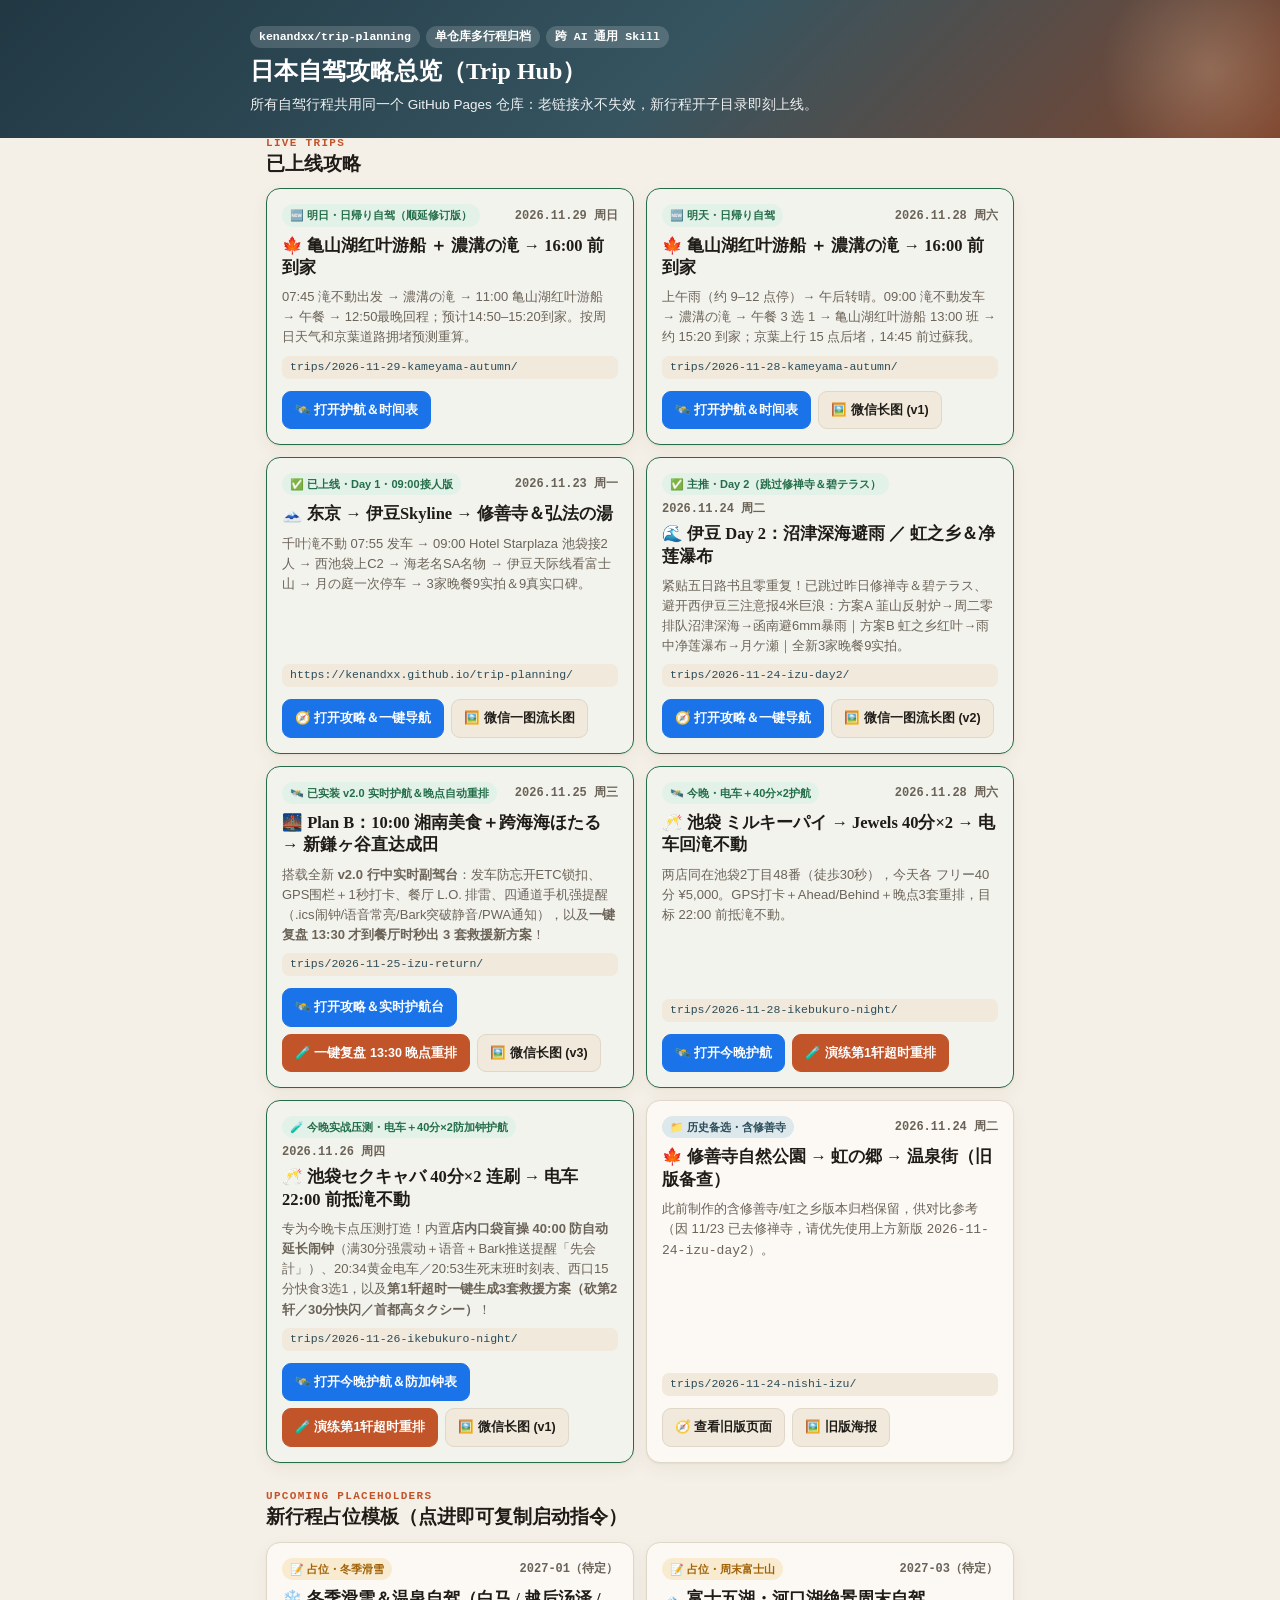
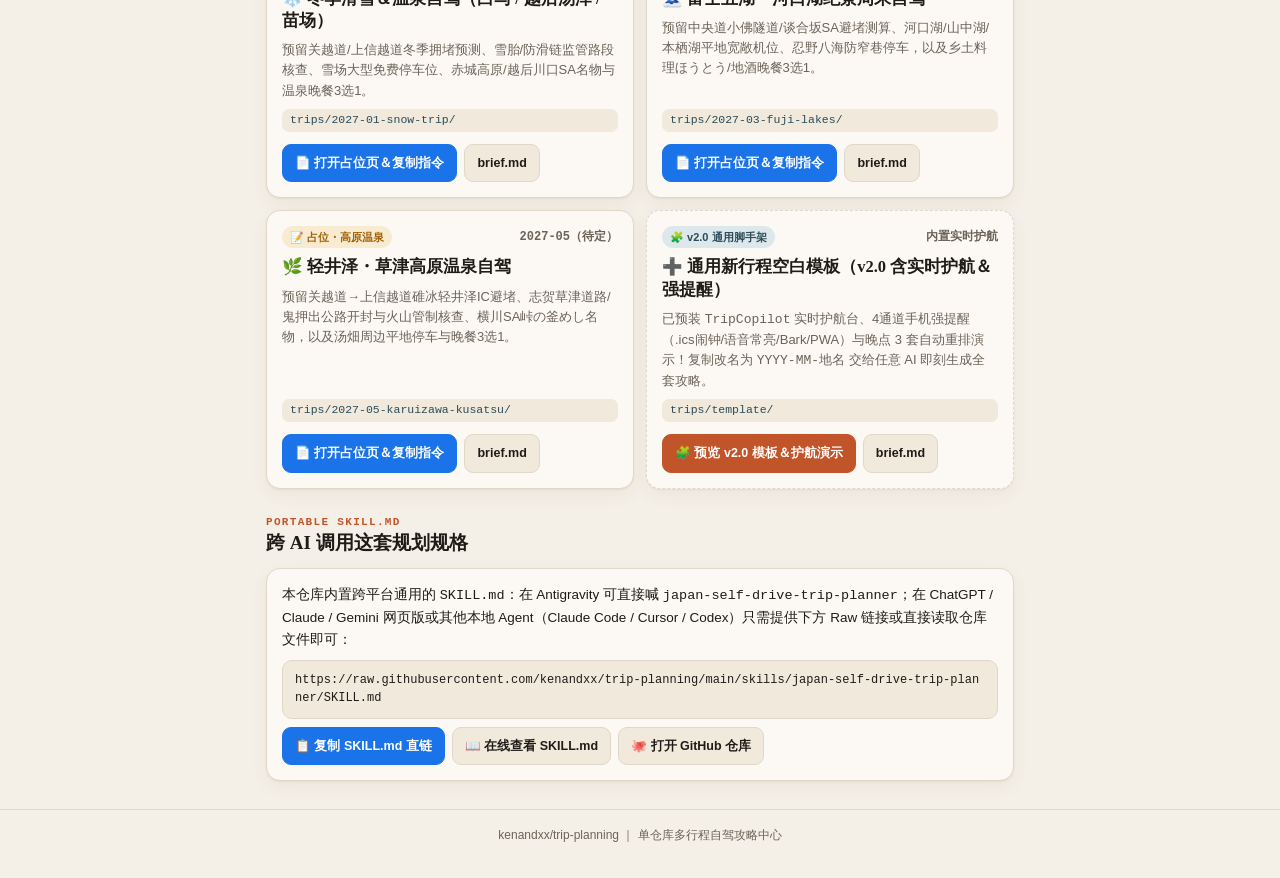
<file: trips/index.html>
<!doctype html>
<html lang="zh-CN">
<head>
<meta charset="utf-8">
<meta name="viewport" content="width=device-width, initial-scale=1, viewport-fit=cover">
<meta name="robots" content="noindex, nofollow">
<meta name="theme-color" content="#f5f0e7" media="(prefers-color-scheme: light)">
<meta name="theme-color" content="#151412" media="(prefers-color-scheme: dark)">
<title>日本自驾攻略总览｜Trip Planning Hub</title>
<meta name="description" content="个人日本自驾攻略、新手防选错一键Google Maps导航与微信分享长图归档中心，内置跨AI通用 SKILL.md 规范与新行程占位模板。">
<style>
:root{
  --paper:#f5f0e7; --card:#fcf9f4; --card2:#f0e9dc; --ink:#1f1c18; --soft:#6b6358; --line:#dfd7c8;
  --accent:#c2542a; --accent-soft:#f5e1d6; --indigo:#2b4c59; --indigo-soft:#dde8ec;
  --nav:#1a73e8; --ok:#256d49; --ok-bg:#e2f2e9; --warn:#a16207; --warn-bg:#f8ebd0;
  --shadow:0 1px 2px rgba(55,40,18,.06),0 6px 18px rgba(55,40,18,.05);
  --serif:"Noto Serif CJK SC","Songti SC","STSong",Georgia,serif;
  --sans:-apple-system,BlinkMacSystemFont,"PingFang SC","Noto Sans CJK SC","Hiragino Sans GB","Microsoft YaHei",sans-serif;
  --mono:ui-monospace,"SF Mono",Menlo,Consolas,monospace;
}
@media (prefers-color-scheme:dark){
  :root{
    --paper:#151412; --card:#1f1d1a; --card2:#282520; --ink:#ede7db; --soft:#a59d90; --line:#35312b;
    --accent:#e57c52; --accent-soft:#3b271e; --indigo:#8fb7c7; --indigo-soft:#1f2e34;
    --nav:#4a90f2; --ok:#52b788; --ok-bg:#1b3326; --warn:#e6b655; --warn-bg:#382b12;
    --shadow:0 2px 10px rgba(0,0,0,.35);
  }
}
*{box-sizing:border-box}
body{margin:0;background:var(--paper);color:var(--ink);font:15px/1.65 var(--sans);overflow-x:hidden;-webkit-font-smoothing:antialiased}
a{color:inherit;text-decoration:none}
button{font:inherit;color:inherit;cursor:pointer}
.wrap{max-width:780px;margin:0 auto;padding:0 16px}
.hero{background:linear-gradient(135deg,#213843 0%,#355460 52%,#7e442c 100%);color:#fff;padding:26px 16px 22px;position:relative;overflow:hidden}
.hero::after{content:"";position:absolute;right:-40px;top:-40px;width:220px;height:220px;border-radius:50%;background:radial-gradient(circle,rgba(255,220,185,.24),transparent 70%);pointer-events:none}
.hero .wrap{position:relative;z-index:1;padding:0}
.kicker{display:flex;flex-wrap:wrap;gap:6px;margin-bottom:8px;font:600 11.5px/1.2 var(--mono)}
.kicker span{background:rgba(255,255,255,.16);padding:4px 9px;border-radius:99px}
.hero h1{margin:0;font:600 24px/1.28 var(--serif)}
.hero p{margin:7px 0 0;font-size:13.5px;opacity:.92}

main{padding:20px 0 44px}
.sec-head{display:flex;align-items:baseline;justify-content:space-between;gap:8px;margin:0 0 12px;flex-wrap:wrap}
.sec-k{font:700 11px/1 var(--mono);letter-spacing:.12em;color:var(--accent);text-transform:uppercase}
h2{margin:3px 0 0;font:600 19px/1.3 var(--serif)}
section{margin-bottom:28px}

.grid{display:grid;grid-template-columns:1fr;gap:12px}
@media(min-width:640px){.grid{grid-template-columns:1fr 1fr}}
.card{background:var(--card);border:1.5px solid var(--line);border-radius:14px;padding:15px;box-shadow:var(--shadow);display:flex;flex-direction:column;gap:8px}
.card.live{border-color:var(--ok);background:color-mix(in srgb,var(--ok) 4%,var(--card))}
.card.tpl{border-style:dashed}
.ctop{display:flex;justify-content:space-between;align-items:center;gap:8px;flex-wrap:wrap}
.tag{display:inline-block;font-size:11px;font-weight:700;padding:2px 8px;border-radius:99px;white-space:nowrap}
.tag.ok{background:var(--ok-bg);color:var(--ok)}
.tag.warn{background:var(--warn-bg);color:var(--warn)}
.tag.blue{background:var(--indigo-soft);color:var(--indigo)}
.date{font:600 12px/1 var(--mono);color:var(--soft)}
.ctitle{margin:0;font:700 16.5px/1.35 var(--serif)}
.cdesc{margin:0;font-size:13px;color:var(--soft);line-height:1.55;flex:1}
.slug{font:11.5px/1.3 var(--mono);color:var(--indigo);background:var(--card2);padding:4px 8px;border-radius:7px;word-break:break-all}
.actions{display:flex;flex-wrap:wrap;gap:7px;margin-top:4px}
.btn{display:inline-flex;align-items:center;justify-content:center;gap:5px;padding:8px 12px;border-radius:9px;font-size:12.5px;font-weight:700;border:1px solid var(--line);background:var(--card2);color:var(--ink)}
.btn.pri{background:var(--nav);border-color:var(--nav);color:#fff}
.btn.warm{background:var(--accent);border-color:var(--accent);color:#fff}

.skill-box{background:var(--card);border:1.5px solid var(--line);border-radius:14px;padding:15px;box-shadow:var(--shadow)}
.code{font:12px/1.55 var(--mono);background:var(--card2);border:1px solid var(--line);border-radius:10px;padding:10px 12px;overflow-x:auto;margin:8px 0;white-space:pre-wrap;word-break:break-all}
.toast{position:fixed;left:50%;bottom:24px;transform:translateX(-50%) translateY(20px);background:var(--ink);color:var(--paper);padding:10px 18px;border-radius:99px;font-size:13px;font-weight:600;white-space:nowrap;opacity:0;pointer-events:none;transition:.25s;z-index:99}
.toast.show{opacity:1;transform:translateX(-50%) translateY(0)}
footer{text-align:center;font-size:12px;color:var(--soft);padding:16px 0 34px;border-top:1px solid var(--line)}
</style>
</head>
<body>
<header class="hero">
  <div class="wrap">
    <div class="kicker">
      <span>kenandxx/trip-planning</span>
      <span>单仓库多行程归档</span>
      <span>跨 AI 通用 Skill</span>
    </div>
    <h1>日本自驾攻略总览（Trip Hub）</h1>
    <p>所有自驾行程共用同一个 GitHub Pages 仓库：老链接永不失效，新行程开子目录即刻上线。</p>
  </div>
</header>

<main class="wrap">
  <section>
    <div class="sec-head">
      <div><div class="sec-k">LIVE TRIPS</div><h2>已上线攻略</h2></div>
    </div>
    <div class="grid">
<article class="card live">
<div class="ctop"><span class="tag ok">🆕 明日・日帰り自驾（顺延修订版）</span><span class="date">2026.11.29 周日</span></div>
<h3 class="ctitle">🍁 亀山湖红叶游船 ＋ 濃溝の滝 → 16:00 前到家</h3>
<p class="cdesc">07:45 滝不動出发 → 濃溝の滝 → 11:00 亀山湖红叶游船 → 午餐 → 12:50最晚回程；预计14:50–15:20到家。按周日天气和京葉道路拥堵预测重算。</p>
<div class="slug">trips/2026-11-29-kameyama-autumn/</div><div class="actions"><a class="btn pri" href="2026-11-29-kameyama-autumn/">🛰️ 打开护航＆时间表</a></div></article>
      <article class="card live">
        <div class="ctop">
          <span class="tag ok">🆕 明天・日帰り自驾</span>
          <span class="date">2026.11.28 周六</span>
        </div>
        <h3 class="ctitle">🍁 亀山湖红叶游船 ＋ 濃溝の滝 → 16:00 前到家</h3>
        <p class="cdesc">上午雨（约 9–12 点停）→ 午后转晴。09:00 滝不動发车 → 濃溝の滝 → 午餐 3 选 1 → 亀山湖红叶游船 13:00 班 → 约 15:20 到家；京葉上行 15 点后堵，14:45 前过蘇我。</p>
        <div class="slug">trips/2026-11-28-kameyama-autumn/</div>
        <div class="actions">
          <a class="btn pri" href="2026-11-28-kameyama-autumn/">🛰️ 打开护航＆时间表</a>
          <a class="btn" href="2026-11-28-kameyama-autumn/poster_v1.png" target="_blank" rel="noopener">🖼️ 微信长图 (v1)</a>
        </div>
      </article>

      <article class="card live">
        <div class="ctop">
          <span class="tag ok">✅ 已上线・Day 1・09:00接人版</span>
          <span class="date">2026.11.23 周一</span>
        </div>
        <h3 class="ctitle">🗻 东京 → 伊豆Skyline → 修善寺＆弘法の湯</h3>
        <p class="cdesc">千叶滝不動 07:55 发车 → 09:00 Hotel Starplaza 池袋接2人 → 西池袋上C2 → 海老名SA名物 → 伊豆天际线看富士山 → 月の庭一次停车 → 3家晚餐9实拍＆9真实口碑。</p>
        <div class="slug">https://kenandxx.github.io/trip-planning/</div>
        <div class="actions">
          <a class="btn pri" href="../">🧭 打开攻略＆一键导航</a>
          <a class="btn" href="../izu_1123_wechat_poster_0900.png" target="_blank" rel="noopener">🖼️ 微信一图流长图</a>
        </div>
      </article>

      <article class="card live">
        <div class="ctop">
          <span class="tag ok">✅ 主推・Day 2（跳过修禅寺＆碧テラス）</span>
          <span class="date">2026.11.24 周二</span>
        </div>
        <h3 class="ctitle">🌊 伊豆 Day 2：沼津深海避雨 ／ 虹之乡＆净莲瀑布</h3>
        <p class="cdesc">紧贴五日路书且零重复！已跳过昨日修禅寺＆碧テラス、避开西伊豆三注意报4米巨浪：方案A 韮山反射炉→周二零排队沼津深海→函南避6mm暴雨｜方案B 虹之乡红叶→雨中净莲瀑布→月ケ瀬｜全新3家晚餐9实拍。</p>
        <div class="slug">trips/2026-11-24-izu-day2/</div>
        <div class="actions">
          <a class="btn pri" href="2026-11-24-izu-day2/">🧭 打开攻略＆一键导航</a>
          <a class="btn" href="2026-11-24-izu-day2/poster_1124_v2.png" target="_blank" rel="noopener">🖼️ 微信一图流长图 (v2)</a>
        </div>
      </article>

      <article class="card live">
        <div class="ctop">
          <span class="tag ok">🛰️ 已实装 v2.0 实时护航＆晚点自动重排</span>
          <span class="date">2026.11.25 周三</span>
        </div>
        <h3 class="ctitle">🌉 Plan B：10:00 湘南美食＋跨海海ほたる → 新鎌ヶ谷直达成田</h3>
        <p class="cdesc">搭载全新 <b>v2.0 行中实时副驾台</b>：发车防忘开ETC锁扣、GPS围栏＋1秒打卡、餐厅 L.O. 排雷、四通道手机强提醒（.ics闹钟/语音常亮/Bark突破静音/PWA通知），以及<b>一键复盘 13:30 才到餐厅时秒出 3 套救援新方案</b>！</p>
        <div class="slug">trips/2026-11-25-izu-return/</div>
        <div class="actions">
          <a class="btn pri" href="2026-11-25-izu-return/">🛰️ 打开攻略＆实时护航台</a>
          <a class="btn warm" href="2026-11-25-izu-return/?scenario=0">🧪 一键复盘 13:30 晚点重排</a>
          <a class="btn" href="2026-11-25-izu-return/poster_1125_v3.png" target="_blank" rel="noopener">🖼️ 微信长图 (v3)</a>
        </div>
      </article>

      <article class="card live">
        <div class="ctop">
          <span class="tag ok">🛰️ 今晚・电车＋40分×2护航</span>
          <span class="date">2026.11.28 周六</span>
        </div>
        <h3 class="ctitle">🥂 池袋 ミルキーパイ → Jewels 40分×2 → 电车回滝不動</h3>
        <p class="cdesc">两店同在池袋2丁目48番（徒歩30秒），今天各 フリー40分 ¥5,000。GPS打卡＋Ahead/Behind＋晚点3套重排，目标 22:00 前抵滝不動。</p>
        <div class="slug">trips/2026-11-28-ikebukuro-night/</div>
        <div class="actions">
          <a class="btn pri" href="2026-11-28-ikebukuro-night/">🛰️ 打开今晚护航</a>
          <a class="btn warm" href="2026-11-28-ikebukuro-night/?scenario=0">🧪 演练第1轩超时重排</a>
        </div>
      </article>

      <article class="card live">
        <div class="ctop">
          <span class="tag ok">🧪 今晚实战压测・电车＋40分×2防加钟护航</span>
          <span class="date">2026.11.26 周四</span>
        </div>
        <h3 class="ctitle">🥂 池袋セクキャバ 40分×2 连刷 → 电车 22:00 前抵滝不動</h3>
        <p class="cdesc">专为今晚卡点压测打造！内置<b>店内口袋盲操 40:00 防自动延长闹钟</b>（满30分强震动＋语音＋Bark推送提醒「先会計」）、20:34黄金电车／20:53生死末班时刻表、西口15分快食3选1，以及<b>第1轩超时一键生成3套救援方案（砍第2轩／30分快闪／首都高タクシー）</b>！</p>
        <div class="slug">trips/2026-11-26-ikebukuro-night/</div>
        <div class="actions">
          <a class="btn pri" href="2026-11-26-ikebukuro-night/">🛰️ 打开今晚护航＆防加钟表</a>
          <a class="btn warm" href="2026-11-26-ikebukuro-night/?scenario=0">🧪 演练第1轩超时重排</a>
          <a class="btn" href="2026-11-26-ikebukuro-night/poster_1126_v1.png" target="_blank" rel="noopener">🖼️ 微信长图 (v1)</a>
        </div>
      </article>

      <article class="card">
        <div class="ctop">
          <span class="tag blue">📁 历史备选・含修善寺</span>
          <span class="date">2026.11.24 周二</span>
        </div>
        <h3 class="ctitle">🍁 修善寺自然公園 → 虹の郷 → 温泉街（旧版备查）</h3>
        <p class="cdesc">此前制作的含修善寺/虹之乡版本归档保留，供对比参考（因 11/23 已去修禅寺，请优先使用上方新版 <code>2026-11-24-izu-day2</code>）。</p>
        <div class="slug">trips/2026-11-24-nishi-izu/</div>
        <div class="actions">
          <a class="btn" href="2026-11-24-nishi-izu/">🧭 查看旧版页面</a>
          <a class="btn" href="2026-11-24-nishi-izu/poster_v3.png" target="_blank" rel="noopener">🖼️ 旧版海报</a>
        </div>
      </article>
    </div>
  </section>

  <section>
    <div class="sec-head">
      <div><div class="sec-k">UPCOMING PLACEHOLDERS</div><h2>新行程占位模板（点进即可复制启动指令）</h2></div>
    </div>
    <div class="grid">
      <article class="card">
        <div class="ctop">
          <span class="tag warn">📝 占位・冬季滑雪</span>
          <span class="date">2027-01（待定）</span>
        </div>
        <h3 class="ctitle">❄️ 冬季滑雪＆温泉自驾（白马 / 越后汤泽 / 苗场）</h3>
        <p class="cdesc">预留关越道/上信越道冬季拥堵预测、雪胎/防滑链监管路段核查、雪场大型免费停车位、赤城高原/越后川口SA名物与温泉晚餐3选1。</p>
        <div class="slug">trips/2027-01-snow-trip/</div>
        <div class="actions">
          <a class="btn pri" href="2027-01-snow-trip/">📄 打开占位页＆复制指令</a>
          <a class="btn" href="2027-01-snow-trip/brief.md" target="_blank" rel="noopener">brief.md</a>
        </div>
      </article>

      <article class="card">
        <div class="ctop">
          <span class="tag warn">📝 占位・周末富士山</span>
          <span class="date">2027-03（待定）</span>
        </div>
        <h3 class="ctitle">🗻 富士五湖・河口湖绝景周末自驾</h3>
        <p class="cdesc">预留中央道小佛隧道/谈合坂SA避堵测算、河口湖/山中湖/本栖湖平地宽敞机位、忍野八海防窄巷停车，以及乡土料理ほうとう/地酒晚餐3选1。</p>
        <div class="slug">trips/2027-03-fuji-lakes/</div>
        <div class="actions">
          <a class="btn pri" href="2027-03-fuji-lakes/">📄 打开占位页＆复制指令</a>
          <a class="btn" href="2027-03-fuji-lakes/brief.md" target="_blank" rel="noopener">brief.md</a>
        </div>
      </article>

      <article class="card">
        <div class="ctop">
          <span class="tag warn">📝 占位・高原温泉</span>
          <span class="date">2027-05（待定）</span>
        </div>
        <h3 class="ctitle">🌿 轻井泽・草津高原温泉自驾</h3>
        <p class="cdesc">预留关越道→上信越道碓冰轻井泽IC避堵、志贺草津道路/鬼押出公路开封与火山管制核查、横川SA峠の釜めし名物，以及汤畑周边平地停车与晚餐3选1。</p>
        <div class="slug">trips/2027-05-karuizawa-kusatsu/</div>
        <div class="actions">
          <a class="btn pri" href="2027-05-karuizawa-kusatsu/">📄 打开占位页＆复制指令</a>
          <a class="btn" href="2027-05-karuizawa-kusatsu/brief.md" target="_blank" rel="noopener">brief.md</a>
        </div>
      </article>

      <article class="card tpl">
        <div class="ctop">
          <span class="tag blue">🧩 v2.0 通用脚手架</span>
          <span class="date">内置实时护航</span>
        </div>
        <h3 class="ctitle">➕ 通用新行程空白模板（v2.0 含实时护航＆强提醒）</h3>
        <p class="cdesc">已预装 <code>TripCopilot</code> 实时护航台、4通道手机强提醒（.ics闹钟/语音常亮/Bark/PWA）与晚点 3 套自动重排演示！复制改名为 <code>YYYY-MM-地名</code> 交给任意 AI 即刻生成全套攻略。</p>
        <div class="slug">trips/template/</div>
        <div class="actions">
          <a class="btn warm" href="template/">🧩 预览 v2.0 模板＆护航演示</a>
          <a class="btn" href="template/brief.md" target="_blank" rel="noopener">brief.md</a>
        </div>
      </article>
    </div>
  </section>

  <section>
    <div class="sec-head">
      <div><div class="sec-k">PORTABLE SKILL.MD</div><h2>跨 AI 调用这套规划规格</h2></div>
    </div>
    <div class="skill-box">
      <p style="margin:0 0 8px;font-size:13.5px">本仓库内置跨平台通用的 <code>SKILL.md</code>：在 Antigravity 可直接喊 <code>japan-self-drive-trip-planner</code>；在 ChatGPT / Claude / Gemini 网页版或其他本地 Agent（Claude Code / Cursor / Codex）只需提供下方 Raw 链接或直接读取仓库文件即可：</p>
      <div class="code" id="raw-url">https://raw.githubusercontent.com/kenandxx/trip-planning/main/skills/japan-self-drive-trip-planner/SKILL.md</div>
      <div class="actions">
        <button class="btn pri" type="button" id="copy-raw">📋 复制 SKILL.md 直链</button>
        <a class="btn" href="../skills/japan-self-drive-trip-planner/SKILL.md" target="_blank" rel="noopener">📖 在线查看 SKILL.md</a>
        <a class="btn" href="https://github.com/kenandxx/trip-planning" target="_blank" rel="noopener">🐙 打开 GitHub 仓库</a>
      </div>
    </div>
  </section>
</main>

<footer>
  <div class="wrap">kenandxx/trip-planning ｜ 单仓库多行程自驾攻略中心</div>
</footer>
<div class="toast" id="toast">已复制！</div>

<script>
document.getElementById('copy-raw').addEventListener('click', () => {
  const txt = document.getElementById('raw-url').textContent.trim();
  if (navigator.clipboard) navigator.clipboard.writeText(txt).catch(() => {});
  const t = document.getElementById('toast');
  t.textContent = '已复制 SKILL.md Raw 链接！';
  t.classList.add('show');
  setTimeout(() => t.classList.remove('show'), 2200);
});
</script>
</body>
</html>
</file>
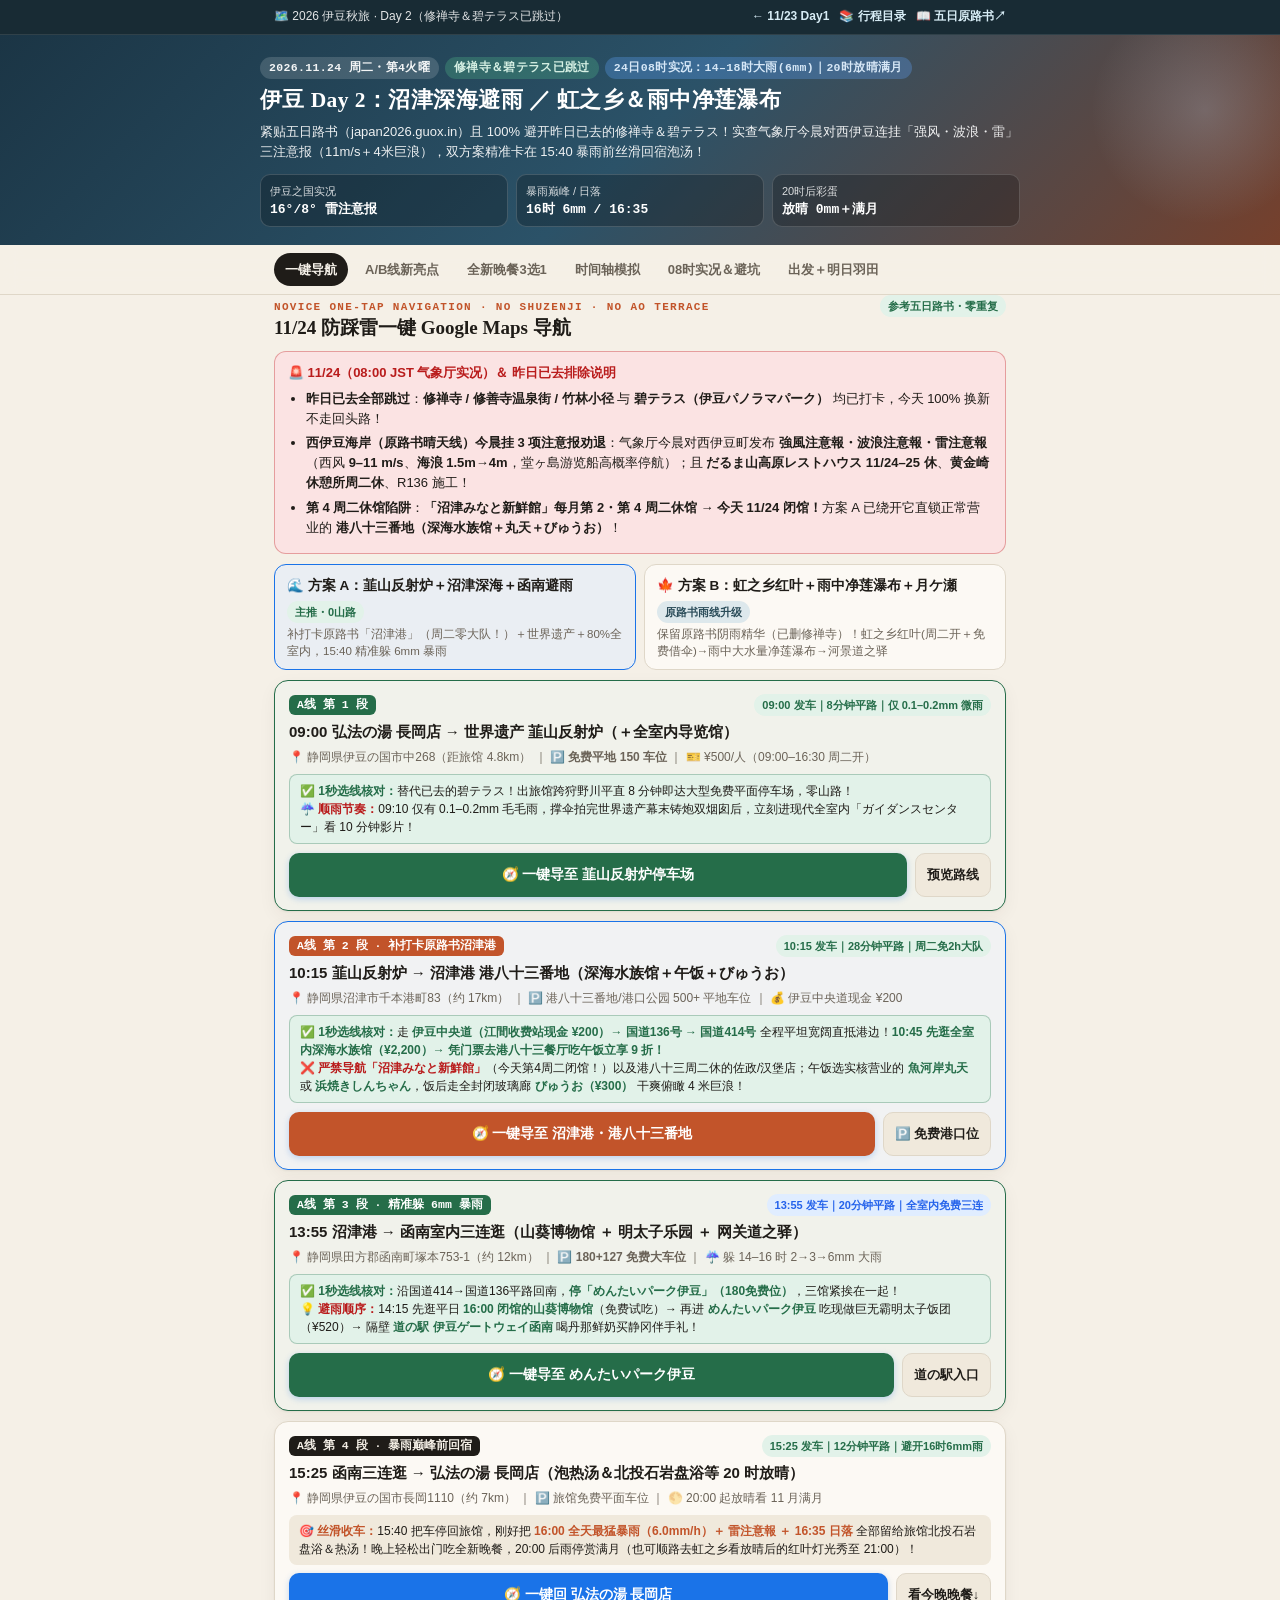
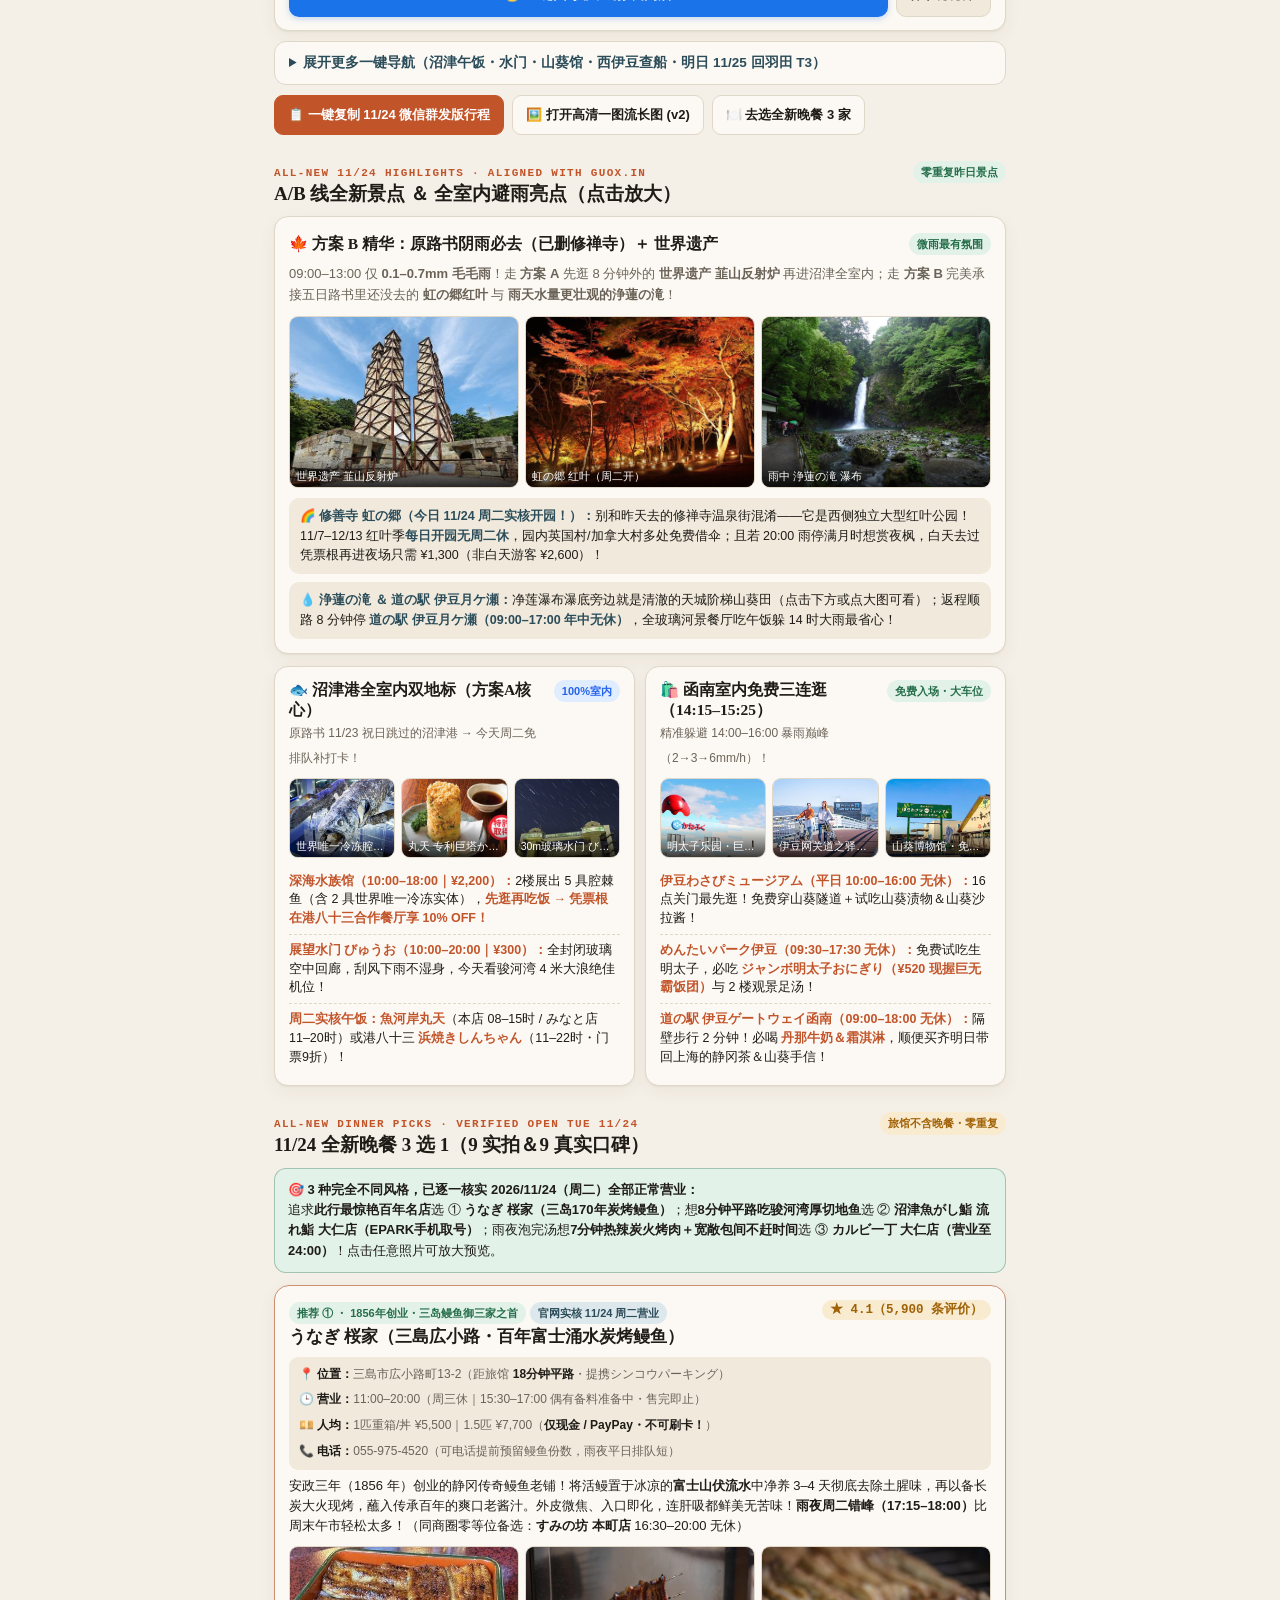
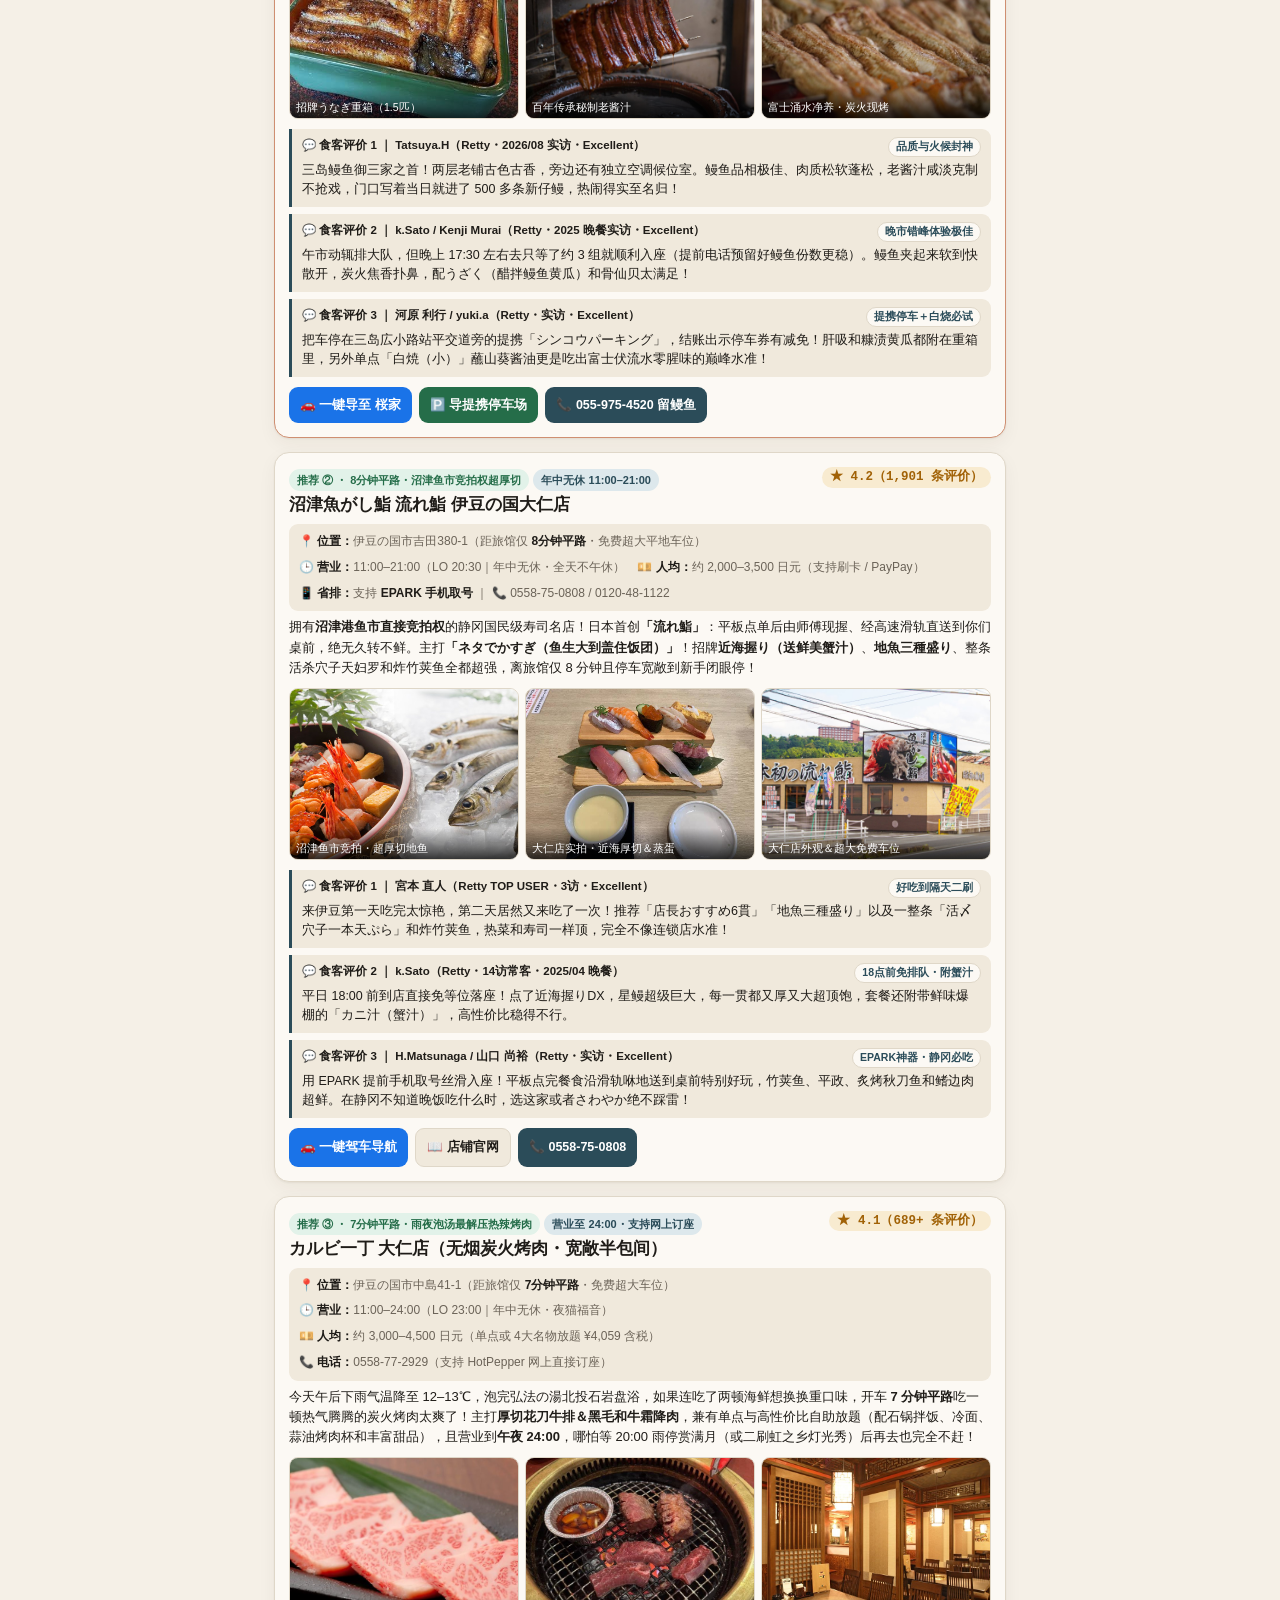
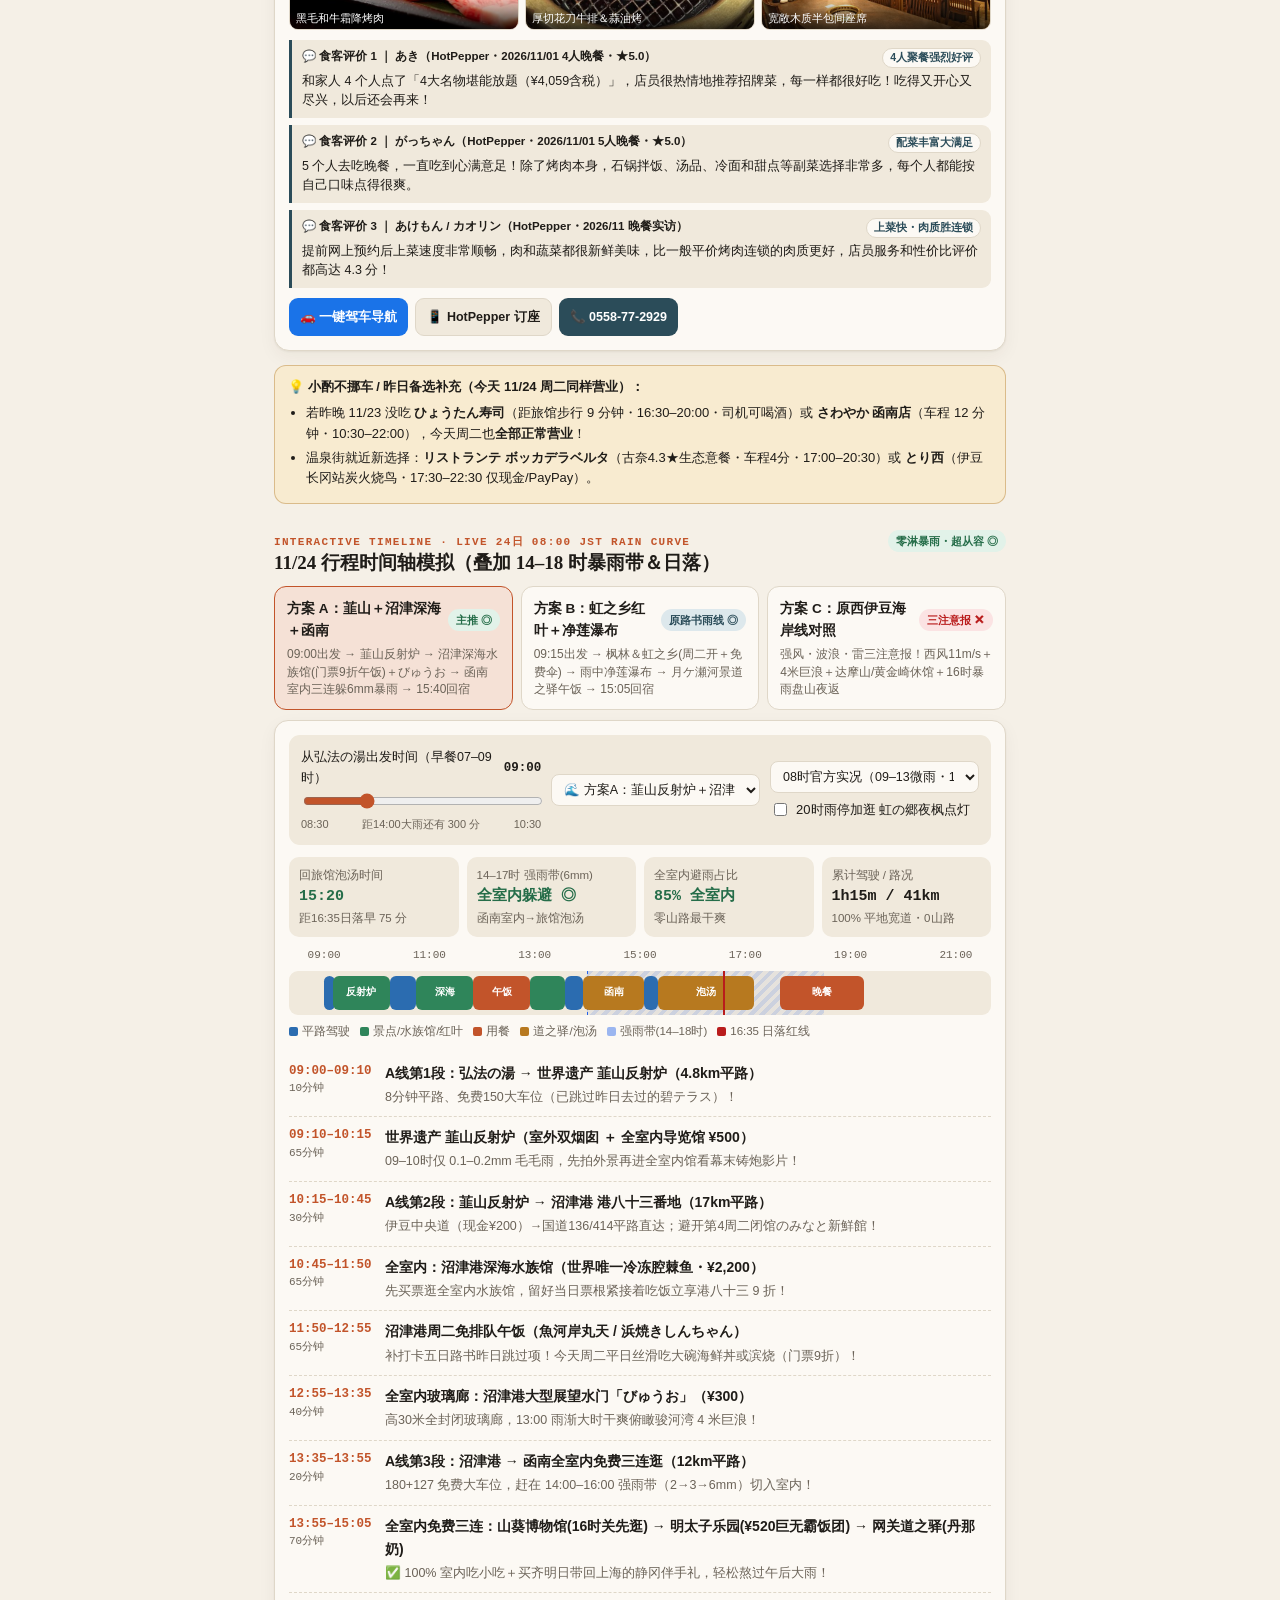
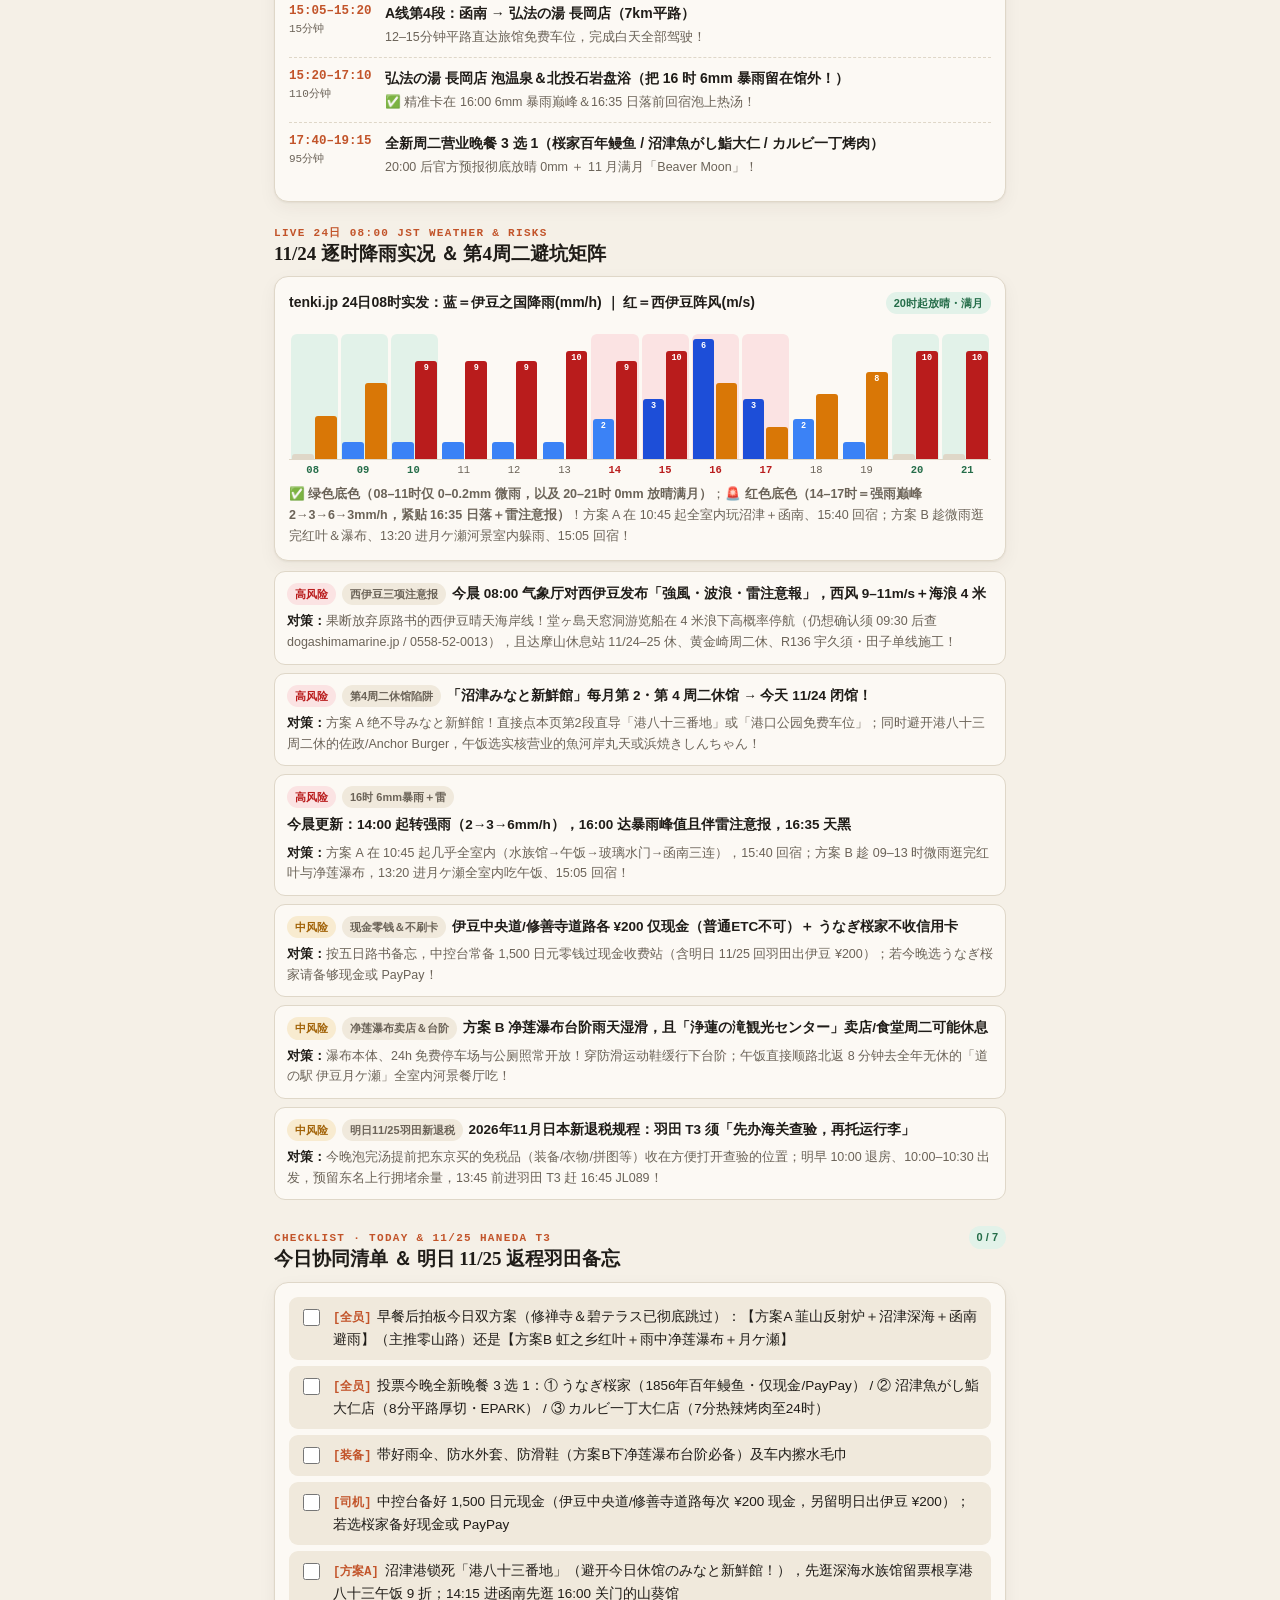
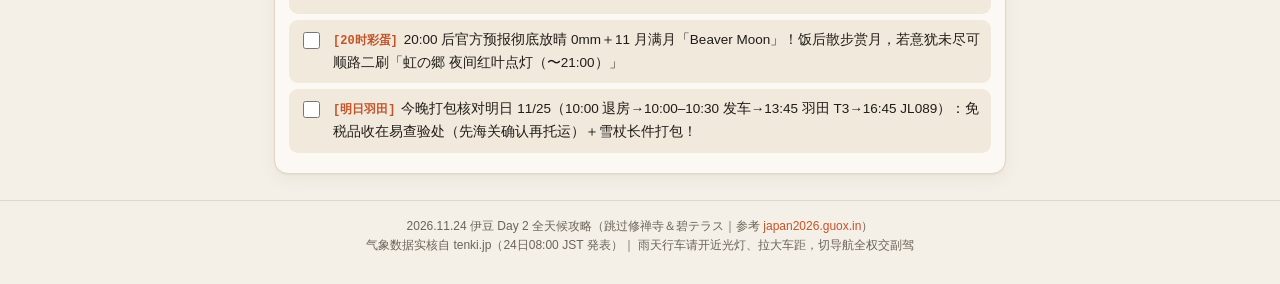
<file: trips/2026-11-24-izu-day2/index.html>
<!doctype html>
<html lang="zh-CN">
<head>
<meta charset="utf-8">
<meta name="viewport" content="width=device-width, initial-scale=1, viewport-fit=cover">
<meta name="robots" content="noindex, nofollow">
<meta name="theme-color" content="#f5f0e7" media="(prefers-color-scheme: light)">
<meta name="theme-color" content="#151412" media="(prefers-color-scheme: dark)">
<title>11/24 伊豆 Day2 全天候一键导航｜跳过修禅寺＆碧テラス・参考五日路书新版</title>
<meta name="description" content="2026年11月24日（周二・第4火曜）伊豆长冈弘法の湯出发新版攻略：已彻底跳过昨日去过的修禅寺＆碧テラス，结合五日路书与24日08时气象厅实时注意报（西伊豆强风11m/s＋4米巨浪劝退），提供方案A（韮山反射炉＋沼津港深海＋函南避雨）与方案B（虹之乡红叶＋雨中净莲瀑布＋月ケ瀬河景），含3家全新周二营业晚餐9实拍＆11/25羽田返程备忘。">
<meta property="og:type" content="website">
<meta property="og:url" content="https://kenandxx.github.io/trip-planning/trips/2026-11-24-izu-day2/">
<meta property="og:title" content="11/24 伊豆 Day2 一键导航｜跳过修禅寺＆碧テラス・沼津深海/虹之乡净莲双方案">
<meta property="og:description" content="已跳过修禅寺＆碧テラス！结合五日路书＆24日08时实况（避西伊豆4m巨浪＆16时6mm暴雨）：方案A 韮山反射炉＋周二零排队沼津港深海＋函南避雨｜方案B 虹之乡红叶＋雨中净莲瀑布｜全新3家晚餐9实拍。">
<meta property="og:image" content="https://kenandxx.github.io/trip-planning/trips/2026-11-24-izu-day2/og-cover.png?v=1124v2">
<style>
:root{
  --paper:#f5f0e7; --card:#fcf9f4; --card2:#f0e9dc; --ink:#1f1c18; --soft:#6b6358; --line:#dfd7c8;
  --accent:#c2542a; --accent-soft:#f5e1d6; --indigo:#2b4c59; --indigo-soft:#dde8ec;
  --nav:#1a73e8; --nav-dark:#1558b0;
  --ok:#256d49; --ok-bg:#e2f2e9; --warn:#a16207; --warn-bg:#f8ebd0; --err:#b91c1c; --err-bg:#fbe3e3;
  --rain:#2563eb; --rain-bg:#e0edff;
  --shadow:0 1px 2px rgba(55,40,18,.06),0 6px 18px rgba(55,40,18,.05);
  --serif:"Noto Serif CJK SC","Songti SC","STSong",Georgia,serif;
  --sans:-apple-system,BlinkMacSystemFont,"PingFang SC","Noto Sans CJK SC","Hiragino Sans GB","Microsoft YaHei",sans-serif;
  --mono:ui-monospace,"SF Mono",Menlo,Consolas,monospace;
}
@media (prefers-color-scheme:dark){
  :root{
    --paper:#151412; --card:#1f1d1a; --card2:#282520; --ink:#ede7db; --soft:#a59d90; --line:#35312b;
    --accent:#e57c52; --accent-soft:#3b271e; --indigo:#8fb7c7; --indigo-soft:#1f2e34;
    --nav:#4a90f2; --nav-dark:#2f74d0;
    --ok:#52b788; --ok-bg:#1b3326; --warn:#e6b655; --warn-bg:#382b12; --err:#f07171; --err-bg:#3a1d1d;
    --rain:#60a5fa; --rain-bg:#1c2c47;
    --shadow:0 2px 10px rgba(0,0,0,.35);
  }
}
*{box-sizing:border-box}
html{scroll-behavior:smooth;-webkit-text-size-adjust:100%}
body{margin:0;background:var(--paper);color:var(--ink);font:15px/1.65 var(--sans);overflow-x:hidden;-webkit-font-smoothing:antialiased}
a{color:var(--accent);text-decoration:none}
button{font:inherit;color:inherit}
img{display:block;max-width:100%}
.wx-thumb{position:absolute;width:1px;height:1px;opacity:0;pointer-events:none}
.wrap{max-width:760px;margin:0 auto;padding:0 14px}

/* Top breadcrumb strip */
.hub-bar{background:#182b34;color:rgba(255,255,255,.88);font-size:12px;border-bottom:1px solid rgba(255,255,255,.1)}
.hub-bar .wrap{display:flex;align-items:center;justify-content:space-between;gap:8px;padding:7px 14px;flex-wrap:wrap}
.hub-bar a{color:#d7ecf5;font-weight:600}
.hub-links{display:flex;gap:10px;align-items:center;flex-wrap:wrap}

/* Hero */
.hero{background:linear-gradient(135deg,#1b3545 0%,#2b5268 50%,#76402c 100%);color:#fff;padding:22px 16px 18px;position:relative;overflow:hidden}
.hero::after{content:"";position:absolute;right:-40px;top:-40px;width:230px;height:230px;border-radius:50%;background:radial-gradient(circle,rgba(190,225,255,.22),transparent 70%);pointer-events:none}
.hero .wrap{position:relative;z-index:1;padding:0}
.kicker{font:600 11.5px/1.2 var(--mono);letter-spacing:.03em;opacity:.95;display:flex;flex-wrap:wrap;gap:6px;margin-bottom:8px}
.kicker span{background:rgba(255,255,255,.16);padding:4px 9px;border-radius:99px}
.kicker span.ok{background:rgba(82,183,136,.32);color:#e0faec}
.kicker span.rain{background:rgba(96,165,250,.32);color:#e0f0ff}
.hero h1{margin:0;font:600 21.5px/1.3 var(--serif);letter-spacing:.02em}
.hero .sub{margin:7px 0 0;font-size:13px;opacity:.92;line-height:1.54}
.hero-stats{display:grid;grid-template-columns:repeat(3,1fr);gap:8px;margin-top:12px}
.hstat{background:rgba(0,0,0,.24);border:1px solid rgba(255,255,255,.16);border-radius:10px;padding:7px 9px}
.hstat .l{font-size:11px;opacity:.82}
.hstat .v{font:700 13px/1.3 var(--mono);margin-top:2px}

/* Sticky nav */
nav{position:sticky;top:0;z-index:30;background:var(--paper);background:color-mix(in srgb,var(--paper) 92%,transparent);backdrop-filter:blur(10px);-webkit-backdrop-filter:blur(10px);border-bottom:1px solid var(--line)}
nav .wrap{display:flex;gap:6px;overflow-x:auto;padding:8px 14px;scrollbar-width:none}
nav .wrap::-webkit-scrollbar{display:none}
nav a{flex:none;font-size:13px;font-weight:600;color:var(--soft);padding:6px 11px;border-radius:99px;white-space:nowrap}
nav a.on{background:var(--ink);color:var(--paper)}

main{padding:16px 0 42px}
section{margin-bottom:26px;scroll-margin-top:58px}
.sec-head{display:flex;align-items:baseline;justify-content:space-between;gap:8px;margin:0 0 10px;flex-wrap:wrap}
.sec-k{font:700 11px/1 var(--mono);letter-spacing:.12em;color:var(--accent);text-transform:uppercase}
h2{margin:3px 0 0;font:600 19px/1.3 var(--serif)}
.card{background:var(--card);border:1px solid var(--line);border-radius:14px;padding:14px;box-shadow:var(--shadow)}
.card+.card{margin-top:10px}

/* Tags & Alerts */
.tag{display:inline-block;font-size:11px;font-weight:600;padding:2px 8px;border-radius:99px;white-space:nowrap}
.tag.ok{background:var(--ok-bg);color:var(--ok)}
.tag.warn{background:var(--warn-bg);color:var(--warn)}
.tag.err{background:var(--err-bg);color:var(--err)}
.tag.blue{background:var(--indigo-soft);color:var(--indigo)}
.tag.rain{background:var(--rain-bg);color:var(--rain)}
.alert{border-radius:12px;padding:11px 13px;font-size:13px;border:1px solid;line-height:1.55}
.alert.err{background:var(--err-bg);border-color:color-mix(in srgb,var(--err) 35%,transparent)}
.alert.err b.t{color:var(--err)}
.alert.ok{background:var(--ok-bg);border-color:color-mix(in srgb,var(--ok) 35%,transparent)}
.alert.warn{background:var(--warn-bg);border-color:color-mix(in srgb,var(--warn) 35%,transparent)}
.alert.rain{background:var(--rain-bg);border-color:color-mix(in srgb,var(--rain) 35%,transparent)}
.alert ul{margin:6px 0 0;padding-left:18px}
.alert li{margin:4px 0}

/* Route Mode Switcher */
.mode-tabs{display:grid;grid-template-columns:1fr 1fr;gap:8px;margin-bottom:10px}
.mtab{text-align:left;background:var(--card);border:1.5px solid var(--line);border-radius:12px;padding:10px 12px;cursor:pointer;transition:.15s}
.mtab.on{border-color:var(--nav);background:color-mix(in srgb,var(--nav) 8%,var(--card))}
.mtab .mt{font-weight:700;font-size:13.5px;display:flex;align-items:center;justify-content:space-between;gap:4px;flex-wrap:wrap}
.mtab .md{font-size:11.5px;color:var(--soft);margin-top:3px;line-height:1.42}

/* Novice Navigation Console */
.nav-card{background:var(--card);border:1.5px solid var(--line);border-radius:14px;padding:13px 14px;margin-bottom:10px;box-shadow:var(--shadow)}
.nav-card.highlight{border-color:var(--nav);background:color-mix(in srgb,var(--nav) 5%,var(--card))}
.nav-card.scenic{border-color:var(--ok);background:color-mix(in srgb,var(--ok) 5%,var(--card))}
.nav-top{display:flex;align-items:center;justify-content:space-between;flex-wrap:wrap;gap:6px 8px;margin-bottom:6px}
.nav-step{display:inline-flex;align-items:center;justify-content:center;font:700 11.5px/1 var(--mono);padding:4px 8px;border-radius:6px;background:var(--ink);color:var(--paper);flex-shrink:0}
.nav-step.blue{background:var(--nav);color:#fff}
.nav-step.green{background:var(--ok);color:#fff}
.nav-step.orange{background:var(--accent);color:#fff}
.nav-title{font-weight:700;font-size:15px;line-height:1.35;flex:1 1 100%;order:3}
.nav-meta{font-size:12px;color:var(--soft);margin:2px 0 8px;line-height:1.5}
.nav-tip{font-size:12px;background:var(--card2);border-radius:8px;padding:7px 10px;margin-bottom:8px;color:var(--ink);line-height:1.5}
.nav-tip b{color:var(--accent)}
.route-check{font-size:12px;line-height:1.5;padding:7px 10px;border-radius:8px;margin-bottom:9px;background:var(--ok-bg);border:1px solid color-mix(in srgb,var(--ok) 30%,transparent);color:var(--ink)}
.route-check b{color:var(--ok)}
.route-check .no{color:var(--err);font-weight:700}
.nav-actions{display:grid;grid-template-columns:1fr auto;gap:8px}
.nav-actions.tri{grid-template-columns:1fr 1fr;gap:8px}
.gbtn{display:flex;align-items:center;justify-content:center;gap:5px;padding:10.5px 12px;border-radius:10px;font-size:13.5px;font-weight:700;background:var(--nav);color:#fff;text-align:center;box-shadow:0 2px 6px rgba(26,115,232,.25)}
.gbtn:active{background:var(--nav-dark)}
.gbtn.walk{background:var(--ok)}
.gbtn.warm{background:var(--accent)}
.pview{display:flex;align-items:center;justify-content:center;padding:10.5px 11px;border-radius:10px;font-size:12.5px;font-weight:600;border:1px solid var(--line);background:var(--card2);color:var(--ink);white-space:nowrap}
details.more-nav{background:var(--card);border:1px solid var(--line);border-radius:12px;padding:10px 14px;margin-top:8px}
details.more-nav summary{font-weight:700;font-size:13.5px;cursor:pointer;color:var(--indigo)}
.mini-nav-list{display:grid;gap:8px;margin-top:10px}
.mini-nav{display:flex;align-items:center;justify-content:space-between;gap:10px;padding:9px 10px;border-radius:9px;background:var(--card2);font-size:13px}
.mini-nav a{flex-shrink:0;padding:6px 11px;border-radius:8px;background:var(--nav);color:#fff;font-size:12px;font-weight:700}

/* Photo Grids & Lightbox */
.pgrid{display:grid;grid-template-columns:repeat(3,1fr);gap:6px;margin:10px 0}
.pitem{position:relative;border-radius:9px;overflow:hidden;background:var(--card2);aspect-ratio:4/3;cursor:zoom-in;border:1px solid var(--line)}
.pitem img{width:100%;height:100%;object-fit:cover;transition:transform .25s}
.pitem:active img{transform:scale(1.03)}
.pitem .pcap{position:absolute;left:0;right:0;bottom:0;padding:14px 6px 4px;background:linear-gradient(transparent,rgba(0,0,0,.76));color:#fff;font-size:10.5px;line-height:1.25;white-space:nowrap;overflow:hidden;text-overflow:ellipsis}

/* Highlights & SA/Michi-no-Eki cards */
.sky-points{display:grid;gap:8px;margin-top:10px}
.skyp{background:var(--card2);border-radius:10px;padding:9px 11px;font-size:12.5px;line-height:1.55}
.skyp b{color:var(--indigo)}
.sa-grid{display:grid;grid-template-columns:1fr;gap:10px}
@media(min-width:620px){.sa-grid{grid-template-columns:1fr 1fr}}
.sa-card{background:var(--card);border:1px solid var(--line);border-radius:14px;padding:13px 14px;box-shadow:var(--shadow)}
.sa-head{display:flex;justify-content:space-between;align-items:flex-start;gap:8px;margin-bottom:8px}
.sa-head h3{margin:0;font:700 15.5px/1.3 var(--serif)}
.sa-list{margin:0;padding:0;list-style:none;font-size:12.5px}
.sa-list li{padding:6px 0;border-bottom:1px dashed var(--line);line-height:1.5}
.sa-list li:last-child{border-bottom:0}
.sa-list b{color:var(--accent)}

/* Dinner Restaurant Cards */
.rest-card{background:var(--card);border:1.5px solid var(--line);border-radius:15px;padding:14px;margin-bottom:14px;box-shadow:var(--shadow)}
.rest-card.top-pick{border-color:color-mix(in srgb,var(--accent) 55%,var(--line))}
.rest-top{display:flex;justify-content:space-between;align-items:flex-start;gap:8px;flex-wrap:wrap}
.rest-name{margin:2px 0 0;font:700 17px/1.3 var(--serif)}
.rest-rating{display:inline-flex;align-items:center;gap:4px;font:700 12.5px/1 var(--mono);background:var(--warn-bg);color:var(--warn);padding:4px 8px;border-radius:99px}
.rest-meta{display:flex;flex-wrap:wrap;gap:6px 12px;font-size:12px;color:var(--soft);margin:8px 0 6px;padding:8px 10px;background:var(--card2);border-radius:9px}
.rest-meta span b{color:var(--ink)}
.rest-desc{margin:6px 0;font-size:13px;line-height:1.55}
.rev-box{margin-top:10px;display:grid;gap:7px}
.rev{background:var(--card2);border-left:3px solid var(--indigo);border-radius:0 9px 9px 0;padding:8px 10px;font-size:12.5px;line-height:1.52}
.rev .rh{display:flex;justify-content:space-between;align-items:flex-start;gap:8px;font-size:11.5px;color:var(--soft);margin-bottom:4px}
.rev .rh b{color:var(--ink)}
.rev .rh span{white-space:nowrap;flex-shrink:0;background:var(--card);padding:1px 7px;border-radius:99px;font-size:10.5px;border:1px solid var(--line);color:var(--indigo);font-weight:600}
.rest-btns{display:flex;flex-wrap:wrap;gap:7px;margin-top:10px}
.rest-btns a{display:inline-flex;align-items:center;gap:4px;padding:8px 11px;border-radius:9px;font-size:12.5px;font-weight:700}
.rb-nav{background:var(--nav);color:#fff}
.rb-walk{background:var(--ok);color:#fff}
.rb-map{background:var(--card2);color:var(--ink);border:1px solid var(--line)}
.rb-tel{background:var(--indigo);color:#fff}

/* Presets & Simulator */
.presets{display:grid;grid-template-columns:1fr;gap:8px;margin-bottom:10px}
@media(min-width:600px){.presets{grid-template-columns:repeat(3,1fr)}}
.pbtn{text-align:left;background:var(--card);border:1.5px solid var(--line);border-radius:12px;padding:11px 12px;cursor:pointer;transition:.15s}
.pbtn.on{border-color:var(--accent);background:var(--accent-soft)}
.pbtn .top{display:flex;justify-content:space-between;align-items:center;gap:6px;margin-bottom:4px}
.pbtn .name{font-weight:700;font-size:13.5px}
.pbtn .desc{font-size:12px;color:var(--soft);line-height:1.45}
.ctrl{display:grid;grid-template-columns:1fr;gap:10px;padding:12px;background:var(--card2);border-radius:11px;margin-bottom:12px;font-size:13px}
@media(min-width:600px){.ctrl{grid-template-columns:1.15fr 1fr 1fr;align-items:center}}
.ctrl label{display:flex;align-items:center;gap:6px;cursor:pointer}
.ctrl input[type=range]{width:100%;accent-color:var(--accent);margin-top:4px}
.ctrl select{width:100%;padding:7px 8px;border-radius:8px;border:1px solid var(--line);background:var(--card);color:var(--ink);font-size:12.5px}
.ctrl-row{display:flex;justify-content:space-between;align-items:center;font-size:12.5px}
.mono{font-family:var(--mono)}
.kpis{display:grid;grid-template-columns:repeat(2,1fr);gap:8px;margin-bottom:12px}
@media(min-width:600px){.kpis{grid-template-columns:repeat(4,1fr)}}
.kpi{background:var(--card2);border-radius:10px;padding:9px 10px}
.kpi .kl{font-size:11.5px;color:var(--soft)}
.kpi .kv{font:700 15px/1.3 var(--mono);margin-top:2px}
.kpi .ks{font-size:11.5px;color:var(--soft);margin-top:2px}
.gantt-wrap{margin:10px 0 12px}
.gantt-axis{position:relative;height:18px;font:11px var(--mono);color:var(--soft);margin-bottom:4px}
.gantt-track{position:relative;height:44px;border-radius:9px;background:var(--card2);overflow:hidden}
.gseg{position:absolute;top:5px;bottom:5px;border-radius:6px;color:#fff;font-size:10px;font-weight:600;display:flex;align-items:center;justify-content:center;padding:0 2px;white-space:nowrap;overflow:hidden;text-overflow:ellipsis}
.gline{position:absolute;top:0;bottom:0;width:2px;background:var(--err);z-index:6}
.grain{position:absolute;top:0;bottom:0;background:repeating-linear-gradient(135deg,rgba(37,99,235,.18),rgba(37,99,235,.18) 4px,rgba(37,99,235,.05) 4px,rgba(37,99,235,.05) 8px);border-left:1.5px dashed var(--rain);z-index:2;pointer-events:none}
.legend{display:flex;flex-wrap:wrap;gap:10px;font-size:11.5px;color:var(--soft);margin-top:7px}
.legend span{display:inline-flex;align-items:center;gap:4px}
.dot{width:9px;height:9px;border-radius:2px;display:inline-block}
.tl{list-style:none;margin:0;padding:0}
.tl li{display:grid;grid-template-columns:86px 1fr;gap:10px;padding:9px 0;border-bottom:1px dashed var(--line)}
.tl li:last-child{border-bottom:0}
.tl .tm{font:600 12.5px/1.5 var(--mono);color:var(--accent)}
.tl .tm i{display:block;font-style:normal;font-size:11px;color:var(--soft);font-weight:400}
.tl .ti{font-weight:600;font-size:14px}
.tl .nt{font-size:12.5px;color:var(--soft);margin-top:2px}

/* Weather Hourly Chart */
.cchart{display:grid;grid-template-columns:repeat(14,1fr);gap:3px;align-items:end;height:140px;padding:14px 2px 0;border-bottom:1px solid var(--line)}
.ccol{display:flex;align-items:flex-end;justify-content:center;gap:1.5px;height:100%;border-radius:6px 6px 0 0;padding:0 1px}
.ccol.best{background:var(--ok-bg)}
.ccol.storm{background:var(--err-bg)}
.cbar{width:48%;border-radius:3px 3px 0 0;display:flex;align-items:flex-start;justify-content:center;font:700 8.5px var(--mono);color:#fff;padding-top:2px}
.caxis{display:grid;grid-template-columns:repeat(14,1fr);gap:3px;text-align:center;font:10.5px var(--mono);color:var(--soft);margin-top:4px}

/* Buttons, Risks, Checklist */
.btns{display:flex;flex-wrap:wrap;gap:8px;margin-top:10px}
.btn{display:inline-flex;align-items:center;gap:5px;padding:8px 13px;border-radius:9px;font-size:13px;font-weight:600;border:1px solid var(--line);background:var(--card);color:var(--ink);cursor:pointer}
.btn.pri{background:var(--accent);border-color:var(--accent);color:#fff}
.risk{border:1px solid var(--line);border-radius:11px;padding:11px 12px;background:var(--card);margin-bottom:8px}
.risk .rh{display:flex;flex-wrap:wrap;align-items:center;gap:6px;margin-bottom:6px}
.risk .rt{font-weight:700;font-size:13.5px}
.risk .rb{font-size:12.5px;color:var(--soft);display:grid;gap:4px}
.risk .rb b{color:var(--ink)}
.chk{display:flex;align-items:flex-start;gap:10px;padding:9px 10px;border-radius:9px;background:var(--card2);margin-bottom:6px;cursor:pointer;font-size:13.5px}
.chk input{margin-top:3px;width:17px;height:17px;accent-color:var(--accent);flex:none}
.chk.done span{text-decoration:line-through;color:var(--soft)}

/* Lightbox modal */
.lb{position:fixed;inset:0;background:rgba(0,0,0,.88);z-index:200;display:none;flex-direction:column;align-items:center;justify-content:center;padding:18px}
.lb.show{display:flex}
.lb img{max-width:96vw;max-height:78vh;border-radius:10px;box-shadow:0 12px 36px rgba(0,0,0,.6)}
.lb-cap{color:#f5f0e7;font-size:13.5px;margin-top:12px;text-align:center;max-width:640px}
.lb-close{position:absolute;top:14px;right:16px;background:rgba(255,255,255,.16);color:#fff;border:0;border-radius:99px;padding:7px 14px;font-size:13px;font-weight:700;cursor:pointer}

.toast{position:fixed;left:50%;bottom:24px;transform:translateX(-50%) translateY(20px);background:var(--ink);color:var(--paper);padding:10px 18px;border-radius:99px;font-size:13px;font-weight:600;opacity:0;pointer-events:none;transition:.25s;z-index:99}
.toast.show{opacity:1;transform:translateX(-50%) translateY(0)}
footer{text-align:center;font-size:12px;color:var(--soft);padding:16px 0 36px;border-top:1px solid var(--line)}
.hidden{display:none!important}
</style>
</head>
<body>
<img class="wx-thumb" src="og-cover.png?v=1124v2" alt="11/24 伊豆 Day2 全天候一键导航">

<div class="hub-bar">
  <div class="wrap">
    <span>🗺️ 2026 伊豆秋旅 · Day 2（修禅寺＆碧テラス已跳过）</span>
    <div class="hub-links">
      <a href="../../">← 11/23 Day1</a>
      <a href="../">📚 行程目录</a>
      <a href="https://japan2026.guox.in/#d24" target="_blank" rel="noopener">📖 五日原路书↗</a>
    </div>
  </div>
</div>

<header class="hero">
  <div class="wrap">
    <div class="kicker">
      <span>2026.11.24 周二・第4火曜</span>
      <span class="ok">修禅寺＆碧テラス已跳过</span>
      <span class="rain">24日08时实况：14–18时大雨(6mm)｜20时放晴满月</span>
    </div>
    <h1>伊豆 Day 2：沼津深海避雨 ／ 虹之乡＆雨中净莲瀑布</h1>
    <p class="sub">紧贴五日路书（japan2026.guox.in）且 100% 避开昨日已去的修禅寺＆碧テラス！实查气象厅今晨对西伊豆连挂「强风・波浪・雷」三注意报（11m/s＋4米巨浪），双方案精准卡在 15:40 暴雨前丝滑回宿泡汤！</p>
    <div class="hero-stats">
      <div class="hstat"><div class="l">伊豆之国实况</div><div class="v">16°/8° 雷注意报</div></div>
      <div class="hstat"><div class="l">暴雨巅峰 / 日落</div><div class="v">16时 6mm / 16:35</div></div>
      <div class="hstat"><div class="l">20时后彩蛋</div><div class="v">放晴 0mm＋满月</div></div>
    </div>
  </div>
</header>

<nav>
  <div class="wrap">
    <a href="#nav" class="on">一键导航</a>
    <a href="#spots">A/B线新亮点</a>
    <a href="#dinner">全新晚餐3选1</a>
    <a href="#sim">时间轴模拟</a>
    <a href="#weather">08时实况＆避坑</a>
    <a href="#todo">出发＋明日羽田</a>
  </div>
</nav>

<main class="wrap">

  <!-- 1. ONE-TAP NOVICE NAVIGATION CONSOLE -->
  <section id="nav">
    <div class="sec-head">
      <div><div class="sec-k">NOVICE ONE-TAP NAVIGATION · NO SHUZENJI · NO AO TERRACE</div><h2>11/24 防踩雷一键 Google Maps 导航</h2></div>
      <span class="tag ok">参考五日路书・零重复</span>
    </div>

    <div class="alert err" style="margin-bottom:10px">
      <b class="t">🚨 11/24（08:00 JST 气象厅实况）＆ 昨日已去排除说明</b>
      <ul>
        <li><b>昨日已去全部跳过</b>：<b>修禅寺 / 修善寺温泉街 / 竹林小径</b> 与 <b>碧テラス（伊豆パノラマパーク）</b> 均已打卡，今天 100% 换新不走回头路！</li>
        <li><b>西伊豆海岸（原路书晴天线）今晨挂 3 项注意报劝退</b>：气象厅今晨对西伊豆町发布 <b>強風注意報・波浪注意報・雷注意報</b>（西风 <b>9–11 m/s</b>、<b>海浪 1.5m→4m</b>，堂ヶ島游览船高概率停航）；且 <b>だるま山高原レストハウス 11/24–25 休</b>、<b>黄金崎休憩所周二休</b>、R136 施工！</li>
        <li><b>第 4 周二休馆陷阱</b>：<b>「沼津みなと新鮮館」每月第 2・第 4 周二休馆 → 今天 11/24 闭馆！</b>方案 A 已绕开它直锁正常营业的 <b>港八十三番地（深海水族馆＋丸天＋びゅうお）</b>！</li>
      </ul>
    </div>

    <!-- Mode Tabs -->
    <div class="mode-tabs">
      <button class="mtab on" data-navmode="planA" type="button">
        <div class="mt"><span>🌊 方案 A：韮山反射炉＋沼津深海＋函南避雨</span><span class="tag ok">主推・0山路</span></div>
        <div class="md">补打卡原路书「沼津港」（周二零大队！）＋世界遗产＋80%全室内，15:40 精准躲 6mm 暴雨</div>
      </button>
      <button class="mtab" data-navmode="planB" type="button">
        <div class="mt"><span>🍁 方案 B：虹之乡红叶＋雨中净莲瀑布＋月ケ瀬</span><span class="tag blue">原路书雨线升级</span></div>
        <div class="md">保留原路书阴雨精华（已删修禅寺）！虹之乡红叶(周二开＋免费借伞)→雨中大水量净莲瀑布→河景道之驿</div>
      </button>
    </div>

    <!-- PLAN A LEGS -->
    <div id="nav-planA">
      <div class="nav-card scenic">
        <div class="nav-top">
          <span class="nav-step green">A线 第 1 段</span>
          <span class="tag ok">09:00 发车｜8分钟平路｜仅 0.1–0.2mm 微雨</span>
          <div class="nav-title">09:00 弘法の湯 長岡店 → 世界遗产 韮山反射炉（＋全室内导览馆）</div>
        </div>
        <div class="nav-meta">📍 静岡県伊豆の国市中268（距旅馆 4.8km） ｜ 🅿️ <b>免费平地 150 车位</b> ｜ 🎫 ¥500/人（09:00–16:30 周二开）</div>
        <div class="route-check">
          <b>✅ 1秒选线核对：</b>替代已去的碧テラス！出旅馆跨狩野川平直 8 分钟即达大型免费平面停车场，零山路！<br>
          <span class="no">☔ 顺雨节奏：</span>09:10 仅有 0.1–0.2mm 毛毛雨，撑伞拍完世界遗产幕末铸炮双烟囱后，立刻进现代全室内「ガイダンスセンター」看 10 分钟影片！
        </div>
        <div class="nav-actions">
          <a class="gbtn walk" target="_blank" rel="noopener" href="https://www.google.com/maps/dir/?api=1&destination=%E9%9F%AE%E5%B1%B1%E5%8F%8D%E5%B0%84%E7%82%89+%E9%9D%99%E5%B2%A1%E7%9C%8C%E4%BC%8A%E8%B1%86%E3%81%AE%E5%9B%BD%E5%B8%82%E4%B8%AD268&travelmode=driving&dir_action=navigate">🧭 一键导至 韮山反射炉停车场</a>
          <a class="pview" target="_blank" rel="noopener" href="https://www.google.com/maps/dir/?api=1&origin=%E4%BC%8A%E8%B1%86%E9%95%B7%E5%B2%A1%E6%B8%A9%E6%B3%89+%E5%BC%98%E6%B3%95%E3%81%AE%E6%B9%AF+%E9%95%B7%E5%B2%A1%E5%BA%97&destination=%E9%9F%AE%E5%B1%B1%E5%8F%8D%E5%B0%84%E7%82%89&travelmode=driving">预览路线</a>
        </div>
      </div>

      <div class="nav-card highlight">
        <div class="nav-top">
          <span class="nav-step orange">A线 第 2 段 · 补打卡原路书沼津港</span>
          <span class="tag ok">10:15 发车｜28分钟平路｜周二免2h大队</span>
          <div class="nav-title">10:15 韮山反射炉 → 沼津港 港八十三番地（深海水族馆＋午饭＋びゅうお）</div>
        </div>
        <div class="nav-meta">📍 静岡県沼津市千本港町83（约 17km） ｜ 🅿️ 港八十三番地/港口公园 500+ 平地车位 ｜ 💰 伊豆中央道现金 ¥200</div>
        <div class="route-check">
          <b>✅ 1秒选线核对：</b>走 <b>伊豆中央道（江間收费站现金 ¥200）→ 国道136号 → 国道414号</b> 全程平坦宽阔直抵港边！<b>10:45 先逛全室内深海水族馆（¥2,200）→ 凭门票去港八十三餐厅吃午饭立享 9 折！</b><br>
          <span class="no">❌ 严禁导航「沼津みなと新鮮館」</span>（今天第4周二闭馆！）以及港八十三周二休的佐政/汉堡店；午饭选实核营业的 <b>魚河岸丸天</b> 或 <b>浜焼きしんちゃん</b>，饭后走全封闭玻璃廊 <b>びゅうお（¥300）</b> 干爽俯瞰 4 米巨浪！
        </div>
        <div class="nav-actions">
          <a class="gbtn warm" target="_blank" rel="noopener" href="https://www.google.com/maps/dir/?api=1&destination=%E6%B8%AF%E5%85%AB%E5%8D%81%E4%B8%89%E7%95%AA%E5%9C%B0+%E9%9D%99%E5%B2%A1%E7%9C%8C%E6%B2%BC%E6%B4%A5%E5%B8%82%E5%8D%83%E6%9C%AC%E6%B8%AF%E7%94%BA83&travelmode=driving&dir_action=navigate">🧭 一键导至 沼津港・港八十三番地</a>
          <a class="pview" target="_blank" rel="noopener" href="https://www.google.com/maps/search/?api=1&query=%E6%B2%BC%E6%B4%A5%E6%B8%AF+%E6%B8%AF%E5%8F%A3%E5%85%AC%E5%9C%92%E9%A7%90%E8%BB%8A%E5%A0%B4">🅿️ 免费港口位</a>
        </div>
      </div>

      <div class="nav-card scenic">
        <div class="nav-top">
          <span class="nav-step green">A线 第 3 段 · 精准躲 6mm 暴雨</span>
          <span class="tag rain">13:55 发车｜20分钟平路｜全室内免费三连</span>
          <div class="nav-title">13:55 沼津港 → 函南室内三连逛（山葵博物馆 ＋ 明太子乐园 ＋ 网关道之驿）</div>
        </div>
        <div class="nav-meta">📍 静岡県田方郡函南町塚本753-1（约 12km） ｜ 🅿️ <b>180+127 免费大车位</b> ｜ ☔ 躲 14–16 时 2→3→6mm 大雨</div>
        <div class="route-check">
          <b>✅ 1秒选线核对：</b>沿国道414→国道136平路回南，<b>停「めんたいパーク伊豆」（180免费位）</b>，三馆紧挨在一起！<br>
          <span class="no">💡 避雨顺序：</span>14:15 先逛平日 <b>16:00 闭馆的山葵博物馆</b>（免费试吃）→ 再进 <b>めんたいパーク伊豆</b> 吃现做巨无霸明太子饭团（¥520）→ 隔壁 <b>道の駅 伊豆ゲートウェイ函南</b> 喝丹那鲜奶买静冈伴手礼！
        </div>
        <div class="nav-actions">
          <a class="gbtn walk" target="_blank" rel="noopener" href="https://www.google.com/maps/dir/?api=1&destination=%E3%82%81%E3%82%93%E3%81%9F%E3%81%84%E3%83%91%E3%83%BC%E3%82%AF%E4%BC%8A%E8%B1%86+%E9%9D%99%E5%B2%A1%E7%9C%8C%E7%94%B0%E6%96%B9%E9%83%A1%E5%87%BD%E5%8D%97%E7%94%BA%E5%A1%9A%E6%9C%AC753-1&travelmode=driving&dir_action=navigate">🧭 一键导至 めんたいパーク伊豆</a>
          <a class="pview" target="_blank" rel="noopener" href="https://www.google.com/maps/dir/?api=1&destination=%E9%81%93%E3%81%AE%E9%A7%85+%E4%BC%8A%E8%B1%86%E3%82%B2%E3%83%BC%E3%83%88%E3%82%A6%E3%82%A7%E3%82%A4%E5%87%BD%E5%8D%97&travelmode=driving&dir_action=navigate">道の駅入口</a>
        </div>
      </div>

      <div class="nav-card">
        <div class="nav-top">
          <span class="nav-step">A线 第 4 段 · 暴雨巅峰前回宿</span>
          <span class="tag ok">15:25 发车｜12分钟平路｜避开16时6mm雨</span>
          <div class="nav-title">15:25 函南三连逛 → 弘法の湯 長岡店（泡热汤＆北投石岩盘浴等 20 时放晴）</div>
        </div>
        <div class="nav-meta">📍 静岡県伊豆の国市長岡1110（约 7km） ｜ 🅿️ 旅馆免费平面车位 ｜ 🌕 20:00 起放晴看 11 月满月</div>
        <div class="nav-tip"><b>🎯 丝滑收车：</b>15:40 把车停回旅馆，刚好把 <b>16:00 全天最猛暴雨（6.0mm/h）＋ 雷注意報 ＋ 16:35 日落</b> 全部留给旅馆北投石岩盘浴＆热汤！晚上轻松出门吃全新晚餐，20:00 后雨停赏满月（也可顺路去虹之乡看放晴后的红叶灯光秀至 21:00）！</div>
        <div class="nav-actions">
          <a class="gbtn" target="_blank" rel="noopener" href="https://www.google.com/maps/dir/?api=1&destination=%E4%BC%8A%E8%B1%86%E9%95%B7%E5%B2%A1%E6%B8%A9%E6%B3%89+%E5%BC%98%E6%B3%95%E3%81%AE%E6%B9%AF+%E9%95%B7%E5%B2%A1%E5%BA%97&travelmode=driving&dir_action=navigate">🧭 一键回 弘法の湯 長岡店</a>
          <a class="pview" href="#dinner">看今晚晚餐↓</a>
        </div>
      </div>
    </div>

    <!-- PLAN B LEGS (GUOX.IN RAIN PLAN UPGRADED: NO SHUZENJI TOWN / NO AO TERRACE) -->
    <div id="nav-planB" class="hidden">
      <div class="nav-card scenic">
        <div class="nav-top">
          <span class="nav-step green">B线 第 1 段 · 原路书雨线</span>
          <span class="tag ok">09:15 发车｜17分钟｜11月红叶季周二全开</span>
          <div class="nav-title">09:15 弘法の湯 → 修善寺自然公园「もみじ林」＆ 修善寺 虹の郷</div>
        </div>
        <div class="nav-meta">📍 静岡県伊豆市修善寺4279-3（约 10km） ｜ 💰 修善寺道路现金 ¥200 ｜ 🎫 虹の郷 ¥1,220（停车 ¥300・<b>园内免费借伞</b>）</div>
        <div class="route-check">
          <b>✅ 1秒选线核对：</b>完全绕开昨日逛过的修禅寺温泉街！直奔西侧独立红叶园区：<b>09:35 先逛免费「もみじ林（红叶枫林）」</b>（09–10时仅 0.1–0.2mm 雾雨最有氛围），<b>10:00 开园进「虹の郷」</b>（已核实 11 月红叶季周二全天营业 10:00–16:00，英国村＆日本庭园多处免费借伞）！
        </div>
        <div class="nav-actions tri">
          <a class="gbtn walk" target="_blank" rel="noopener" href="https://www.google.com/maps/dir/?api=1&destination=%E4%BF%AE%E5%96%84%E5%AF%BA%E8%87%AA%E7%84%B6%E5%85%AC%E5%9C%92+%E3%82%82%E3%81%BF%E3%81%98%E6%9E%97&travelmode=driving&dir_action=navigate">🍁 导至 もみじ林</a>
          <a class="gbtn" target="_blank" rel="noopener" href="https://www.google.com/maps/dir/?api=1&destination=%E4%BF%AE%E5%96%84%E5%AF%BA+%E8%99%B9%E3%81%AE%E9%83%B7+%E9%9D%99%E5%B2%A1%E7%9C%8C%E4%BC%8A%E8%B1%86%E5%B8%82%E4%BF%AE%E5%96%84%E5%AF%BA4279-3&travelmode=driving&dir_action=navigate">🌈 导至 虹の郷</a>
        </div>
      </div>

      <div class="nav-card highlight">
        <div class="nav-top">
          <span class="nav-step orange">B线 第 2 段 · 雨天绝配瀑布</span>
          <span class="tag rain">11:45 发车｜28分钟｜雨天水量大更震撼</span>
          <div class="nav-title">11:45 虹の郷 → 天城「浄蓮の滝（净莲瀑布）」</div>
        </div>
        <div class="nav-meta">📍 静岡県伊豆市湯ヶ島892-14（约 18km） ｜ 🅿️ <b>免费大型平地停车场（24h 开放）</b> ｜ ⚠️ 观光中心卖店周二可能休息</div>
        <div class="route-check">
          <b>✅ 1秒选线核对：</b>沿国道 136 号→国道 414 号（天城北道路宽道）平顺南下！正如原路书推荐，<b>浄蓮の滝在雨天水量充沛、山谷水雾缭绕更有气势</b>；穿防滑鞋走 5 分钟台阶下到瀑底与山葵田拍照！
        </div>
        <div class="nav-actions">
          <a class="gbtn warm" target="_blank" rel="noopener" href="https://www.google.com/maps/dir/?api=1&destination=%E6%B5%84%E8%93%AE%E3%81%AE%E6%BB%9D+%E9%9D%99%E5%B2%A1%E7%9C%8C%E4%BC%8A%E8%B1%86%E5%B8%82%E6%B9%AF%E3%83%B6%E5%B3%B6892-14&travelmode=driving&dir_action=navigate">🧭 一键导至 浄蓮の滝 免费停车场</a>
          <a class="pview" target="_blank" rel="noopener" href="https://www.google.com/maps/dir/?api=1&origin=%E4%BF%AE%E5%96%84%E5%AF%BA+%E8%99%B9%E3%81%AE%E9%83%B7&destination=%E6%B5%84%E8%93%AE%E3%81%AE%E6%BB%9D&travelmode=driving">预览路线</a>
        </div>
      </div>

      <div class="nav-card">
        <div class="nav-top">
          <span class="nav-step blue">B线 第 3 段 · 全室内河景午饭＆躲雨</span>
          <span class="tag ok">13:10 发车｜8分钟顺路｜年中无休</span>
          <div class="nav-title">13:10 浄蓮の滝 → 道の駅 伊豆月ケ瀬（河景午饭）→ 15:05 回弘法の湯</div>
        </div>
        <div class="nav-meta">📍 静岡県伊豆市月ケ瀬78-2（回程必经・59 免费车位） ｜ 🕘 09:00–17:00（年中无休・LO 16:00）</div>
        <div class="nav-tip"><b>☔ 避雨绝配：</b>不用绕回修善寺找周二营业的店！瀑布北返 8 分钟顺路停 <b>道の駅 伊豆月ケ瀬</b>，在全玻璃河景餐厅「月ケ瀬テラスキッチン」吃天城山葵丼/猪排/咖啡甜品，14:35 趁 16:00 6mm 暴雨前 25 分钟回 <b>弘法の湯</b> 泡汤！（如想看夜间点灯，20:00 雨停后凭白天虹之乡票根仅需 ¥1,300 即可二进赏满月红叶灯光秀！）</div>
        <div class="nav-actions tri">
          <a class="gbtn" target="_blank" rel="noopener" href="https://www.google.com/maps/dir/?api=1&destination=%E9%81%93%E3%81%AE%E9%A7%85+%E4%BC%8A%E8%B1%86%E6%9C%88%E3%82%B1%E7%80%AC&travelmode=driving&dir_action=navigate">🧭 导至 道の駅 伊豆月ケ瀬</a>
          <a class="gbtn walk" target="_blank" rel="noopener" href="https://www.google.com/maps/dir/?api=1&destination=%E4%BC%8A%E8%B1%86%E9%95%B7%E5%B2%A1%E6%B8%A9%E6%B3%89+%E5%BC%98%E6%B3%95%E3%81%AE%E6%B9%AF+%E9%95%B7%E5%B2%A1%E5%BA%97&travelmode=driving&dir_action=navigate">🧭 回弘法の湯</a>
        </div>
      </div>
    </div>

    <details class="more-nav">
      <summary>展开更多一键导航（沼津午饭・水门・山葵馆・西伊豆查船・明日 11/25 回羽田 T3）</summary>
      <div class="mini-nav-list">
        <div class="mini-nav"><span>🐟 <b>魚河岸丸天 魚河岸店（本店）</b>（08:00–15:00｜今日周二营业）</span><a target="_blank" rel="noopener" href="https://www.google.com/maps/dir/?api=1&destination=%E9%AD%9A%E6%B2%B3%E5%B2%B8%E4%B8%B8%E5%A4%A9+%E9%AD%9A%E6%B2%B3%E5%B2%B8%E5%BA%97+%E6%B2%BC%E6%B4%A5&travelmode=driving&dir_action=navigate">导航</a></div>
        <div class="mini-nav"><span>🔥 <b>浜焼き しんちゃん</b>（港八十三番地｜11:00–22:00・水族馆票9折）</span><a target="_blank" rel="noopener" href="https://www.google.com/maps/dir/?api=1&destination=%E6%B5%9C%E7%84%BC%E3%81%8D+%E3%81%97%E3%82%93%E3%81%A1%E3%82%83%E3%82%93+%E6%B2%BC%E6%B4%A5%E6%B8%AF&travelmode=driving&dir_action=navigate">导航</a></div>
        <div class="mini-nav"><span>🔭 <b>沼津港大型展望水门「びゅうお」</b>（10:00–20:00｜¥300全封闭玻璃）</span><a target="_blank" rel="noopener" href="https://www.google.com/maps/dir/?api=1&destination=%E6%B2%BC%E6%B4%A5%E6%B8%AF%E5%A4%A7%E5%9E%8B%E5%B1%95%E6%9C%9B%E6%B0%B4%E9%96%80+%E3%81%B3%E3%82%85%E3%81%86%E3%81%8A&travelmode=driving&dir_action=navigate">导航</a></div>
        <div class="mini-nav"><span>🌿 <b>山本食品 伊豆わさびミュージアム</b>（平日 10:00–16:00｜免费试吃）</span><a target="_blank" rel="noopener" href="https://www.google.com/maps/dir/?api=1&destination=%E5%B1%B1%E6%9C%AC%E9%A3%9F%E5%93%81+%E4%BC%8A%E8%B1%86%E3%82%8F%E3%81%95%E3%81%B3%E3%83%9F%E3%83%A5%E3%83%BC%E3%82%B8%E3%82%A2%E3%83%A0&travelmode=driving&dir_action=navigate">导航</a></div>
        <div class="mini-nav"><span>🎨 <b>佐野美术馆（三岛全室内备选）</b>（10:00–17:00 周二开・50车位）</span><a target="_blank" rel="noopener" href="https://www.google.com/maps/dir/?api=1&destination=%E4%BD%90%E9%87%8E%E7%BE%8E%E8%A1%93%E9%A4%A8+%E9%9D%99%E5%B2%A1%E7%9C%8C%E4%B8%89%E5%B3%B6%E5%B8%82%E4%B8%AD%E7%94%B0%E7%94%BA1-43&travelmode=driving&dir_action=navigate">导航</a></div>
        <div class="mini-nav"><span>⛵ <b>堂ヶ島マリン游览船实时核对</b>（09:30后更新・4米浪大概率停航）</span><a target="_blank" rel="noopener" href="https://dogashimamarine.jp/">官网核对</a></div>
        <div class="mini-nav"><span>✈️ <b>明日 11/25（10:00退房）弘法の湯 → 羽田空港 第3ターミナル</b>（JL089 16:45起飞）</span><a target="_blank" rel="noopener" href="https://www.google.com/maps/dir/?api=1&origin=%E4%BC%8A%E8%B1%86%E9%95%B7%E5%B2%A1%E6%B8%A9%E6%B3%89+%E5%BC%98%E6%B3%95%E3%81%AE%E6%B9%AF+%E9%95%B7%E5%B2%A1%E5%BA%97&destination=%E7%BE%BD%E7%94%B0%E7%A9%BA%E6%B8%AF+%E7%AC%AC3%E3%82%BF%E3%83%BC%E3%83%9F%E3%83%8A%E3%83%AB&travelmode=driving">预览路线</a></div>
      </div>
    </details>

    <div class="btns">
      <button class="btn pri" id="copy-wx-btn" type="button">📋 一键复制 11/24 微信群发版行程</button>
      <a class="btn" href="poster_1124_v2.png" target="_blank" rel="noopener">🖼️ 打开高清一图流长图 (v2)</a>
      <a class="btn" href="#dinner">🍽️ 去选全新晚餐 3 家</a>
    </div>
  </section>

  <!-- 2. ALL-NEW HIGHLIGHTS (PLAN A + PLAN B, ZERO SHUZENJI / ZERO AO TERRACE) -->
  <section id="spots">
    <div class="sec-head">
      <div><div class="sec-k">ALL-NEW 11/24 HIGHLIGHTS · ALIGNED WITH GUOX.IN</div><h2>A/B 线全新景点 ＆ 全室内避雨亮点（点击放大）</h2></div>
      <span class="tag ok">零重复昨日景点</span>
    </div>

    <div class="card" style="margin-bottom:12px">
      <div style="display:flex;justify-content:space-between;align-items:center;gap:8px;flex-wrap:wrap">
        <b style="font-size:15.5px;font-family:var(--serif)">🍁 方案 B 精华：原路书阴雨必去（已删修禅寺）＋ 世界遗产</b>
        <span class="tag ok">微雨最有氛围</span>
      </div>
      <p style="margin:6px 0 8px;font-size:13px;color:var(--soft)">09:00–13:00 仅 <b>0.1–0.7mm 毛毛雨</b>！走 <b>方案 A</b> 先逛 8 分钟外的 <b>世界遗产 韮山反射炉</b> 再进沼津全室内；走 <b>方案 B</b> 完美承接五日路书里还没去的 <b>虹の郷红叶</b> 与 <b>雨天水量更壮观的浄蓮の滝</b>！</p>
      <div class="pgrid">
        <div class="pitem" data-cap="世界遗产 韮山反射炉（方案A第1站）：距旅馆仅8分钟平路！室外拍幕末铸炮双烟囱＋紧邻现代全室内导览馆（静冈县观光协会）">
          <img src="img/nirayama.jpg" alt="世界遗产 韮山反射炉" loading="lazy">
          <div class="pcap">世界遗产 韮山反射炉</div>
        </div>
        <div class="pitem" data-cap="修善寺 虹の郷（方案B核心・原路书力荐）：11月红叶季周二全天开放(10–16时)，园内免费借伞！晚上17–21时更有红叶＆灯光秀（20时放晴后超美）">
          <img src="img/nijinosato.jpg" alt="修善寺 虹の郷 红叶点灯" loading="lazy">
          <div class="pcap">虹の郷 红叶（周二开）</div>
        </div>
        <div class="pitem" data-cap="天城 浄蓮の滝（方案B核心・原路书雨天必去）：雨天水量充沛更震撼！免费停车＆24h开放，穿防滑鞋下台阶还能近看山葵田">
          <img src="img/joren-falls.jpg" alt="雨中天城 浄蓮の滝 净莲瀑布" loading="lazy">
          <div class="pcap">雨中 浄蓮の滝 瀑布</div>
        </div>
      </div>
      <div class="sky-points">
        <div class="skyp"><b>🌈 修善寺 虹の郷（今日 11/24 周二实核开园！）：</b>别和昨天去的修禅寺温泉街混淆——它是西侧独立大型红叶公园！11/7–12/13 红叶季<b>每日开园无周二休</b>，园内英国村/加拿大村多处免费借伞；且若 20:00 雨停满月时想赏夜枫，白天去过凭票根再进夜场只需 ¥1,300（非白天游客 ¥2,600）！</div>
        <div class="skyp"><b>💧 浄蓮の滝 ＆ 道の駅 伊豆月ケ瀬：</b>净莲瀑布瀑底旁边就是清澈的天城阶梯山葵田（点击下方或点大图可看）；返程顺路 8 分钟停 <b>道の駅 伊豆月ケ瀬（09:00–17:00 年中无休）</b>，全玻璃河景餐厅吃午饭躲 14 时大雨最省心！</div>
      </div>
    </div>

    <div class="sa-grid">
      <div class="sa-card">
        <div class="sa-head">
          <div>
            <h3>🐟 沼津港全室内双地标（方案A核心）</h3>
            <span style="font-size:12px;color:var(--soft)">原路书 11/23 祝日跳过的沼津港 → 今天周二免排队补打卡！</span>
          </div>
          <span class="tag rain">100%室内</span>
        </div>
        <div class="pgrid" style="margin:6px 0 8px">
          <div class="pitem" data-cap="沼津港深海水族馆：世界唯一同时展示2具零下20℃冷冻实体「活化石腔棘鱼（シーラカンス）」！（官方图）">
            <img src="img/deepsea-coel.jpg" alt="沼津港深海水族馆 冷冻腔棘鱼" loading="lazy">
            <div class="pcap">世界唯一冷冻腔棘鱼</div>
          </div>
          <div class="pitem" data-cap="沼津港 魚河岸丸天招牌：专利认证「巨塔海鲜かき揚げ」与骏河湾大碗海鲜丼，周二平日免排2小时大队（官方图）">
            <img src="img/maruten.jpg" alt="沼津港 魚河岸丸天 招牌海鲜かき揚げ" loading="lazy">
            <div class="pcap">丸天 专利巨塔かき揚げ</div>
          </div>
          <div class="pitem" data-cap="沼津港大型展望水门「びゅうお」：高30米全封闭玻璃回廊，仅需¥300，干爽俯瞰今天骏河湾4米巨浪！（沼津观光协会）">
            <img src="img/byuo.jpg" alt="沼津港大型展望水门 びゅうお" loading="lazy">
            <div class="pcap">30m玻璃水门 びゅうお</div>
          </div>
        </div>
        <ul class="sa-list">
          <li><b>深海水族馆（10:00–18:00｜¥2,200）：</b>2楼展出 5 具腔棘鱼（含 2 具世界唯一冷冻实体），<b>先逛再吃饭 → 凭票根在港八十三合作餐厅享 10% OFF！</b></li>
          <li><b>展望水门 びゅうお（10:00–20:00｜¥300）：</b>全封闭玻璃空中回廊，刮风下雨不湿身，今天看骏河湾 4 米大浪绝佳机位！</li>
          <li><b>周二实核午饭：</b><b>魚河岸丸天</b>（本店 08–15时 / みなと店 11–20时）或港八十三 <b>浜焼きしんちゃん</b>（11–22时・门票9折）！</li>
        </ul>
      </div>

      <div class="sa-card">
        <div class="sa-head">
          <div>
            <h3>🛍️ 函南室内免费三连逛（14:15–15:25）</h3>
            <span style="font-size:12px;color:var(--soft)">精准躲避 14:00–16:00 暴雨巅峰（2→3→6mm/h）！</span>
          </div>
          <span class="tag ok">免费入场・大车位</span>
        </div>
        <div class="pgrid" style="margin:6px 0 8px">
          <div class="pitem" data-cap="かねふく めんたいパーク伊豆：老字号明太子主题室内乐园，免费入场＋180免费车位，现做生明太子巨无霸饭团必吃！（官方图）">
            <img src="img/mentai-park.jpg" alt="かねふく めんたいパーク伊豆" loading="lazy">
            <div class="pcap">明太子乐园・巨无霸饭团</div>
          </div>
          <div class="pitem" data-cap="道の駅 伊豆ゲートウェイ函南：与明太子乐园紧邻，丹那鲜奶霜淇淋＋水龙头现接静冈橘子汁＋伊豆手信全收齐（官方图）">
            <img src="img/gateway-kannami.jpg" alt="道の駅 伊豆ゲートウェイ函南" loading="lazy">
            <div class="pcap">伊豆网关道之驿・丹那奶</div>
          </div>
          <div class="pitem" data-cap="山本食品 伊豆わさびミュージアム：穿过「山葵隧道」体验微辛香气，免费试吃多种本山葵渍物＆山葵酱（平日10:00–16:00｜官方图）">
            <img src="img/wasabi-museum.jpg" alt="山本食品 伊豆わさびミュージアム" loading="lazy">
            <div class="pcap">山葵博物馆・免费试吃</div>
          </div>
        </div>
        <ul class="sa-list">
          <li><b>伊豆わさびミュージアム（平日 10:00–16:00 无休）：</b>16 点关门最先逛！免费穿山葵隧道＋试吃山葵渍物＆山葵沙拉酱！</li>
          <li><b>めんたいパーク伊豆（09:30–17:30 无休）：</b>免费试吃生明太子，必吃 <b>ジャンボ明太子おにぎり（¥520 现握巨无霸饭团）</b>与 2 楼观景足汤！</li>
          <li><b>道の駅 伊豆ゲートウェイ函南（09:00–18:00 无休）：</b>隔壁步行 2 分钟！必喝 <b>丹那牛奶＆霜淇淋</b>，顺便买齐明日带回上海的静冈茶＆山葵手信！</li>
        </ul>
      </div>
    </div>
  </section>

  <!-- 3. 3 BRAND-NEW TUESDAY-OPEN DINNER PICKS (9 REAL PHOTOS & 9 REAL REVIEWS) -->
  <section id="dinner">
    <div class="sec-head">
      <div><div class="sec-k">ALL-NEW DINNER PICKS · VERIFIED OPEN TUE 11/24</div><h2>11/24 全新晚餐 3 选 1（9 实拍＆9 真实口碑）</h2></div>
      <span class="tag warn">旅馆不含晚餐・零重复</span>
    </div>

    <div class="alert ok" style="margin-bottom:12px">
      <b>🎯 3 种完全不同风格，已逐一核实 2026/11/24（周二）全部正常营业：</b><br>
      追求<b>此行最惊艳百年名店</b>选 ① <b>うなぎ 桜家（三岛170年炭烤鳗鱼）</b>；想<b>8分钟平路吃骏河湾厚切地鱼</b>选 ② <b>沼津魚がし鮨 流れ鮨 大仁店（EPARK手机取号）</b>；雨夜泡完汤想<b>7分钟热辣炭火烤肉＋宽敞包间不赶时间</b>选 ③ <b>カルビ一丁 大仁店（营业至24:00）</b>！点击任意照片可放大预览。
    </div>

    <!-- DINNER 1: UNAGI SAKURAYA -->
    <article class="rest-card top-pick">
      <div class="rest-top">
        <div>
          <span class="tag ok">推荐 ① ・ 1856年创业・三岛鳗鱼御三家之首</span>
          <span class="tag blue">官网实核 11/24 周二营业</span>
          <h3 class="rest-name">うなぎ 桜家（三島広小路・百年富士涌水炭烤鳗鱼）</h3>
        </div>
        <span class="rest-rating">★ 4.1（5,900 条评价）</span>
      </div>

      <div class="rest-meta">
        <span>📍 <b>位置：</b>三島市広小路町13-2（距旅馆 <b>18分钟平路</b>・提携シンコウパーキング）</span>
        <span>🕒 <b>营业：</b>11:00–20:00（周三休｜15:30–17:00 偶有备料准备中・售完即止）</span>
        <span>💴 <b>人均：</b>1匹重箱/丼 ¥5,500｜1.5匹 ¥7,700（<b>仅现金 / PayPay・不可刷卡！</b>）</span>
        <span>📞 <b>电话：</b>055-975-4520（可电话提前预留鳗鱼份数，雨夜平日排队短）</span>
      </div>

      <p class="rest-desc">安政三年（1856 年）创业的静冈传奇鳗鱼老铺！将活鳗置于冰凉的<b>富士山伏流水</b>中净养 3–4 天彻底去除土腥味，再以备长炭大火现烤，蘸入传承百年的爽口老酱汁。外皮微焦、入口即化，连肝吸都鲜美无苦味！<b>雨夜周二错峰（17:15–18:00）</b>比周末午市轻松太多！（同商圈零等位备选：<b>すみの坊 本町店</b> 16:30–20:00 无休）</p>

      <div class="pgrid">
        <div class="pitem" data-cap="うなぎ 桜家：绿漆重箱「うなぎ重箱 1匹半（¥7,700）」外酥内绵，入口即化（Retty食客实拍）">
          <img src="img/sakuraya-1.jpg" alt="うなぎ 桜家 鳗鱼重箱1匹半" loading="lazy">
          <div class="pcap">招牌うなぎ重箱（1.5匹）</div>
        </div>
        <div class="pitem" data-cap="うなぎ 桜家：传承自安政三年（1856年）的秘制老酱汁，偏酱油咸香不甜腻，极度衬托鳗鱼脂香（官网实拍）">
          <img src="img/sakuraya-2.jpg" alt="うなぎ 桜家 百年酱汁炭烤蒲烧" loading="lazy">
          <div class="pcap">百年传承秘制老酱汁</div>
        </div>
        <div class="pitem" data-cap="うなぎ 桜家：备长炭大火现烤，经富士山伏流水净养数日毫无泥腥味（官网实拍）">
          <img src="img/sakuraya-3.jpg" alt="うなぎ 桜家 备长炭现烤鳗鱼" loading="lazy">
          <div class="pcap">富士涌水净养・炭火现烤</div>
        </div>
      </div>

      <div class="rev-box">
        <div class="rev">
          <div class="rh"><b>💬 食客评价 1 ｜ Tatsuya.H（Retty・2026/08 实访・Excellent）</b><span>品质与火候封神</span></div>
          三岛鳗鱼御三家之首！两层老铺古色古香，旁边还有独立空调候位室。鳗鱼品相极佳、肉质松软蓬松，老酱汁咸淡克制不抢戏，门口写着当日就进了 500 多条新仔鳗，热闹得实至名归！
        </div>
        <div class="rev">
          <div class="rh"><b>💬 食客评价 2 ｜ k.Sato / Kenji Murai（Retty・2025 晚餐实访・Excellent）</b><span>晚市错峰体验极佳</span></div>
          午市动辄排大队，但晚上 17:30 左右去只等了约 3 组就顺利入座（提前电话预留好鳗鱼份数更稳）。鳗鱼夹起来软到快散开，炭火焦香扑鼻，配うざく（醋拌鳗鱼黄瓜）和骨仙贝太满足！
        </div>
        <div class="rev">
          <div class="rh"><b>💬 食客评价 3 ｜ 河原 利行 / yuki.a（Retty・实访・Excellent）</b><span>提携停车＋白烧必试</span></div>
          把车停在三岛広小路站平交道旁的提携「シンコウパーキング」，结账出示停车券有减免！肝吸和糠渍黄瓜都附在重箱里，另外单点「白焼（小）」蘸山葵酱油更是吃出富士伏流水零腥味的巅峰水准！
        </div>
      </div>

      <div class="rest-btns">
        <a class="rb-nav" target="_blank" rel="noopener" href="https://www.google.com/maps/dir/?api=1&destination=%E3%81%86%E3%81%AA%E3%81%8E+%E6%A1%9C%E5%AE%B6+%E9%9D%99%E5%B2%A1%E7%9C%8C%E4%B8%89%E5%B3%B6%E5%B8%82%E5%BA%83%E5%B0%8F%E8%B7%AF%E7%94%BA13-2&travelmode=driving&dir_action=navigate">🚗 一键导至 桜家</a>
        <a class="rb-walk" target="_blank" rel="noopener" href="https://www.google.com/maps/dir/?api=1&destination=%E3%82%B7%E3%83%B3%E3%82%B3%E3%82%A6%E3%83%91%E3%83%BC%E3%82%AD%E3%83%B3%E3%82%B0+%E4%B8%89%E5%B3%B6%E5%BA%83%E5%B0%8F%E8%B7%AF&travelmode=driving&dir_action=navigate">🅿️ 导提携停车场</a>
        <a class="rb-tel" href="tel:055-975-4520">📞 055-975-4520 留鳗鱼</a>
      </div>
    </article>

    <!-- DINNER 2: NUMAZU UOGASHIZUSHI OHITO -->
    <article class="rest-card">
      <div class="rest-top">
        <div>
          <span class="tag ok">推荐 ② ・ 8分钟平路・沼津鱼市竞拍权超厚切</span>
          <span class="tag blue">年中无休 11:00–21:00</span>
          <h3 class="rest-name">沼津魚がし鮨 流れ鮨 伊豆の国大仁店</h3>
        </div>
        <span class="rest-rating">★ 4.2（1,901 条评价）</span>
      </div>

      <div class="rest-meta">
        <span>📍 <b>位置：</b>伊豆の国市吉田380-1（距旅馆仅 <b>8分钟平路</b>・免费超大平地车位）</span>
        <span>🕒 <b>营业：</b>11:00–21:00（LO 20:30｜年中无休・全天不午休）</span>
        <span>💴 <b>人均：</b>约 2,000–3,500 日元（支持刷卡 / PayPay）</span>
        <span>📱 <b>省排：</b>支持 <b>EPARK 手机取号</b> ｜ 📞 0558-75-0808 / 0120-48-1122</span>
      </div>

      <p class="rest-desc">拥有<b>沼津港鱼市直接竞拍权</b>的静冈国民级寿司名店！日本首创<b>「流れ鮨」</b>：平板点单后由师傅现握、经高速滑轨直送到你们桌前，绝无久转不鲜。主打<b>「ネタでかすぎ（鱼生大到盖住饭团）」</b>！招牌<b>近海握り（送鲜美蟹汁）</b>、<b>地魚三種盛り</b>、整条活杀穴子天妇罗和炸竹荚鱼全都超强，离旅馆仅 8 分钟且停车宽敞到新手闭眼停！</p>

      <div class="pgrid">
        <div class="pitem" data-cap="沼津魚がし鮨：沼津港每日竞拍直送的骏河湾鲜鱼＆超大号地鱼寿司拼盘（官方图）">
          <img src="img/uogashi-1.jpg" alt="沼津魚がし鮨 骏河湾鲜鱼寿司" loading="lazy">
          <div class="pcap">沼津鱼市竞拍・超厚切地鱼</div>
        </div>
        <div class="pitem" data-cap="沼津魚がし鮨 大仁店实拍：木板现握大块头近海握寿司＋热茶碗蒸，鱼片厚实到极有满足感（Retty食客实拍）">
          <img src="img/uogashi-2.jpg" alt="沼津魚がし鮨 大仁店近海握寿司实拍" loading="lazy">
          <div class="pcap">大仁店实拍・近海厚切＆蒸蛋</div>
        </div>
        <div class="pitem" data-cap="沼津魚がし鮨 流れ鮨 伊豆の国大仁店外观：国道沿线独立大店＋超宽敞免费平面停车场（官方图）">
          <img src="img/uogashi-3.jpg" alt="沼津魚がし鮨 伊豆の国大仁店外观与停车场" loading="lazy">
          <div class="pcap">大仁店外观＆超大免费车位</div>
        </div>
      </div>

      <div class="rev-box">
        <div class="rev">
          <div class="rh"><b>💬 食客评价 1 ｜ 宮本 直人（Retty TOP USER・3访・Excellent）</b><span>好吃到隔天二刷</span></div>
          来伊豆第一天吃完太惊艳，第二天居然又来吃了一次！推荐「店長おすすめ6貫」「地魚三種盛り」以及一整条「活〆穴子一本天ぷら」和炸竹荚鱼，热菜和寿司一样顶，完全不像连锁店水准！
        </div>
        <div class="rev">
          <div class="rh"><b>💬 食客评价 2 ｜ k.Sato（Retty・14访常客・2025/04 晚餐）</b><span>18点前免排队・附蟹汁</span></div>
          平日 18:00 前到店直接免等位落座！点了近海握りDX，星鳗超级巨大，每一贯都又厚又大超顶饱，套餐还附带鲜味爆棚的「カニ汁（蟹汁）」，高性价比稳得不行。
        </div>
        <div class="rev">
          <div class="rh"><b>💬 食客评价 3 ｜ H.Matsunaga / 山口 尚裕（Retty・实访・Excellent）</b><span>EPARK神器・静冈必吃</span></div>
          用 EPARK 提前手机取号丝滑入座！平板点完餐食沿滑轨咻地送到桌前特别好玩，竹荚鱼、平政、炙烤秋刀鱼和鳍边肉超鲜。在静冈不知道晚饭吃什么时，选这家或者さわやか绝不踩雷！
        </div>
      </div>

      <div class="rest-btns">
        <a class="rb-nav" target="_blank" rel="noopener" href="https://www.google.com/maps/dir/?api=1&destination=%E6%B2%BC%E6%B4%A5%E9%AD%9A%E3%81%8C%E3%81%97%E9%AE%A8+%E6%B5%81%E3%82%8C%E9%AE%A8+%E4%BC%8A%E8%B1%86%E3%81%AE%E5%9B%BD%E5%A4%A7%E4%BB%81%E5%BA%97&travelmode=driving&dir_action=navigate">🚗 一键驾车导航</a>
        <a class="rb-map" target="_blank" rel="noopener" href="https://www.uogashizushi.co.jp/shop/e-shop/nagare-oohito/">📖 店铺官网</a>
        <a class="rb-tel" href="tel:0558-75-0808">📞 0558-75-0808</a>
      </div>
    </article>

    <!-- DINNER 3: KARUBI ICCHO OHITO -->
    <article class="rest-card">
      <div class="rest-top">
        <div>
          <span class="tag ok">推荐 ③ ・ 7分钟平路・雨夜泡汤最解压热辣烤肉</span>
          <span class="tag blue">营业至 24:00・支持网上订座</span>
          <h3 class="rest-name">カルビ一丁 大仁店（无烟炭火烤肉・宽敞半包间）</h3>
        </div>
        <span class="rest-rating">★ 4.1（689+ 条评价）</span>
      </div>

      <div class="rest-meta">
        <span>📍 <b>位置：</b>伊豆の国市中島41-1（距旅馆仅 <b>7分钟平路</b>・免费超大车位）</span>
        <span>🕒 <b>营业：</b>11:00–24:00（LO 23:00｜年中无休・夜猫福音）</span>
        <span>💴 <b>人均：</b>约 3,000–4,500 日元（单点或 4大名物放题 ¥4,059 含税）</span>
        <span>📞 <b>电话：</b>0558-77-2929（支持 HotPepper 网上直接订座）</span>
      </div>

      <p class="rest-desc">今天午后下雨气温降至 12–13℃，泡完弘法の湯北投石岩盘浴，如果连吃了两顿海鲜想换换重口味，开车 <b>7 分钟平路</b>吃一顿热气腾腾的炭火烤肉太爽了！主打<b>厚切花刀牛排＆黑毛和牛霜降肉</b>，兼有单点与高性价比自助放题（配石锅拌饭、冷面、蒜油烤肉杯和丰富甜品），且营业到<b>午夜 24:00</b>，哪怕等 20:00 雨停赏满月（或二刷虹之乡灯光秀）后再去也完全不赶！</p>

      <div class="pgrid">
        <div class="pitem" data-cap="カルビ一丁 大仁店：油脂分布细腻的黑毛和牛霜降烤肉（HotPepper官方图）">
          <img src="img/karubi-1.jpg" alt="カルビ一丁 大仁店 黑毛和牛烤肉" loading="lazy">
          <div class="pcap">黑毛和牛霜降烤肉</div>
        </div>
        <div class="pitem" data-cap="カルビ一丁 大仁店实拍：无烟烤炉现烤厚切花刀牛排＋滋滋作响的蒜香油碟，雨夜超暖胃（Retty食客实拍）">
          <img src="img/karubi-2.jpg" alt="カルビ一丁 大仁店 厚切烤肉与蒜香油实拍" loading="lazy">
          <div class="pcap">厚切花刀牛排＆蒜油烤</div>
        </div>
        <div class="pitem" data-cap="カルビ一丁 大仁店店内：宽敞舒适的木质半包间与掘炬燵座席，4位朋友聚餐聊天超放松（官方图）">
          <img src="img/karubi-3.jpg" alt="カルビ一丁 大仁店 店内宽敞座席" loading="lazy">
          <div class="pcap">宽敞木质半包间座席</div>
        </div>
      </div>

      <div class="rev-box">
        <div class="rev">
          <div class="rh"><b>💬 食客评价 1 ｜ あき（HotPepper・2026/11/01 4人晚餐・★5.0）</b><span>4人聚餐强烈好评</span></div>
          和家人 4 个人点了「4大名物堪能放题（¥4,059含税）」，店员很热情地推荐招牌菜，每一样都很好吃！吃得又开心又尽兴，以后还会再来！
        </div>
        <div class="rev">
          <div class="rh"><b>💬 食客评价 2 ｜ がっちゃん（HotPepper・2026/11/01 5人晚餐・★5.0）</b><span>配菜丰富大满足</span></div>
          5 个人去吃晚餐，一直吃到心满意足！除了烤肉本身，石锅拌饭、汤品、冷面和甜点等副菜选择非常多，每个人都能按自己口味点得很爽。
        </div>
        <div class="rev">
          <div class="rh"><b>💬 食客评价 3 ｜ あけもん / カオリン（HotPepper・2026/11 晚餐实访）</b><span>上菜快・肉质胜连锁</span></div>
          提前网上预约后上菜速度非常顺畅，肉和蔬菜都很新鲜美味，比一般平价烤肉连锁的肉质更好，店员服务和性价比评价都高达 4.3 分！
        </div>
      </div>

      <div class="rest-btns">
        <a class="rb-nav" target="_blank" rel="noopener" href="https://www.google.com/maps/dir/?api=1&destination=%E3%82%AB%E3%83%AB%E3%83%93%E4%B8%80%E4%B8%81+%E5%A4%A7%E4%BB%81%E5%BA%97+%E9%9D%99%E5%B2%A1%E7%9C%8C%E4%BC%8A%E8%B1%86%E3%81%AE%E5%9B%BD%E5%B8%82%E4%B8%AD%E5%B3%B641-1&travelmode=driving&dir_action=navigate">🚗 一键驾车导航</a>
        <a class="rb-map" target="_blank" rel="noopener" href="https://www.hotpepper.jp/strJ001045933/">📱 HotPepper 订座</a>
        <a class="rb-tel" href="tel:0558-77-2929">📞 0558-77-2929</a>
      </div>
    </article>

    <div class="alert warn">
      <b>💡 小酌不挪车 / 昨日备选补充（今天 11/24 周二同样营业）：</b>
      <ul>
        <li>若昨晚 11/23 没吃 <b>ひょうたん寿司</b>（距旅馆步行 9 分钟・16:30–20:00・司机可喝酒）或 <b>さわやか 函南店</b>（车程 12 分钟・10:30–22:00），今天周二也<b>全部正常营业</b>！</li>
        <li>温泉街就近新选择：<b>リストランテ ボッカデラベルタ</b>（古奈4.3★生态意餐・车程4分・17:00–20:30）或 <b>とり西</b>（伊豆长冈站炭火烧鸟・17:30–22:30 仅现金/PayPay）。</li>
      </ul>
    </div>
  </section>

  <!-- 4. INTERACTIVE TIMELINE SIMULATOR -->
  <section id="sim">
    <div class="sec-head">
      <div><div class="sec-k">INTERACTIVE TIMELINE · LIVE 24日 08:00 JST RAIN CURVE</div><h2>11/24 行程时间轴模拟（叠加 14–18 时暴雨带＆日落）</h2></div>
      <span id="verdict-pill" class="tag ok">零淋暴雨・超从容 ◎</span>
    </div>

    <div class="presets">
      <button class="pbtn on" data-preset="planA" type="button">
        <div class="top"><span class="name">方案 A：韮山＋沼津深海＋函南</span><span class="tag ok">主推 ◎</span></div>
        <div class="desc">09:00出发 → 韮山反射炉 → 沼津深海水族馆(门票9折午饭)＋びゅうお → 函南室内三连躲6mm暴雨 → 15:40回宿</div>
      </button>
      <button class="pbtn" data-preset="planB" type="button">
        <div class="top"><span class="name">方案 B：虹之乡红叶＋净莲瀑布</span><span class="tag blue">原路书雨线 ◎</span></div>
        <div class="desc">09:15出发 → 枫林＆虹之乡(周二开＋免费伞) → 雨中净莲瀑布 → 月ケ瀬河景道之驿午饭 → 15:05回宿</div>
      </button>
      <button class="pbtn" data-preset="planWest" type="button">
        <div class="top"><span class="name">方案 C：原西伊豆海岸线对照</span><span class="tag err">三注意报 ✕</span></div>
        <div class="desc">强风・波浪・雷三注意报！西风11m/s＋4米巨浪＋达摩山/黄金崎休馆＋16时暴雨盘山夜返</div>
      </button>
    </div>

    <div class="card">
      <div class="ctrl">
        <div>
          <div class="ctrl-row"><span>从弘法の湯出发时间（早餐07–09时）</span><b id="dep-out" class="mono">09:00</b></div>
          <input id="dep-slider" type="range" min="510" max="630" step="5" value="540">
          <div class="ctrl-row" style="font-size:11px;color:var(--soft)"><span>08:30</span><span id="dry-hint">距14时大雨还有 300 分</span><span>10:30</span></div>
        </div>
        <div>
          <select id="route-mode">
            <option value="planA" selected>🌊 方案A：韮山反射炉＋沼津深海＋函南避雨</option>
            <option value="planB">🍁 方案B：虹之乡红叶＋净莲瀑布＋月ケ瀬</option>
            <option value="planWest">⚠️ 方案C：原西伊豆线对照（强风4m浪）</option>
          </select>
        </div>
        <div style="display:grid;gap:6px">
          <select id="wx-mode">
            <option value="official" selected>08时官方实况（09–13微雨・14–18大雨6mm）</option>
            <option value="early">大雨提前（13时即转强雨 3–6mm）</option>
            <option value="light">雨势偏弱（全天小雨为主）</option>
          </select>
          <label><input id="opt-night" type="checkbox"> 20时雨停加逛 虹の郷夜枫点灯</label>
        </div>
      </div>

      <div class="kpis">
        <div class="kpi"><div class="kl">回旅馆泡汤时间</div><div id="k-back" class="kv">--:--</div><div id="k-back-s" class="ks">--</div></div>
        <div class="kpi"><div class="kl">14–17时 强雨带(6mm)</div><div id="k-storm" class="kv">--</div><div id="k-storm-s" class="ks">--</div></div>
        <div class="kpi"><div class="kl">全室内避雨占比</div><div id="k-indoor" class="kv">--</div><div id="k-indoor-s" class="ks">--</div></div>
        <div class="kpi"><div class="kl">累计驾驶 / 路况</div><div id="k-drv" class="kv">--</div><div id="k-drv-s" class="ks">--</div></div>
      </div>

      <div class="gantt-wrap">
        <div class="gantt-axis" id="g-axis"></div>
        <div class="gantt-track" id="g-track"></div>
        <div class="legend">
          <span><i class="dot" style="background:#2b6cb0"></i>平路驾驶</span>
          <span><i class="dot" style="background:#2f855a"></i>景点/水族馆/红叶</span>
          <span><i class="dot" style="background:#c2542a"></i>用餐</span>
          <span><i class="dot" style="background:#b7791f"></i>道之驿/泡汤</span>
          <span><i class="dot" style="background:#2563eb;opacity:.45"></i>强雨带(14–18时)</span>
          <span><i class="dot" style="background:#b91c1c"></i>16:35 日落红线</span>
        </div>
      </div>

      <ul class="tl" id="tl-list"></ul>
    </div>
  </section>

  <!-- 5. HOURLY WEATHER CHART & 4TH-TUESDAY RISK MATRIX -->
  <section id="weather">
    <div class="sec-head">
      <div><div class="sec-k">LIVE 24日 08:00 JST WEATHER &amp; RISKS</div><h2>11/24 逐时降雨实况 ＆ 第4周二避坑矩阵</h2></div>
    </div>

    <div class="card" style="margin-bottom:10px">
      <div style="display:flex;justify-content:space-between;align-items:center;flex-wrap:wrap;gap:6px;margin-bottom:6px">
        <b style="font-size:14px">tenki.jp 24日08时实发：蓝＝伊豆之国降雨(mm/h) ｜ 红＝西伊豆阵风(m/s)</b>
        <span class="tag ok">20时起放晴・满月</span>
      </div>
      <div class="cchart" id="w-chart"></div>
      <div class="caxis" id="w-axis"></div>
      <p style="margin:8px 0 0;font-size:12.5px;color:var(--soft)">
        ✅ <b>绿色底色（08–11时仅 0–0.2mm 微雨，以及 20–21时 0mm 放晴满月）</b>；🚨 <b>红色底色（14–17时＝强雨巅峰 2→3→6→3mm/h，紧贴 16:35 日落＋雷注意报）</b>！方案 A 在 10:45 起全室内玩沼津＋函南、15:40 回宿；方案 B 趁微雨逛完红叶＆瀑布、13:20 进月ケ瀬河景室内躲雨、15:05 回宿！
      </p>
    </div>

    <div id="risk-wrap"></div>
  </section>

  <!-- 6. CHECKLIST (+ TOMORROW 11/25 HANEDA T3 REMINDER FROM GUOX.IN) -->
  <section id="todo">
    <div class="sec-head">
      <div><div class="sec-k">CHECKLIST · TODAY &amp; 11/25 HANEDA T3</div><h2>今日协同清单 ＆ 明日 11/25 返程羽田备忘</h2></div>
      <span id="chk-stat" class="tag ok">0 / 7</span>
    </div>
    <div class="card" id="chk-wrap"></div>
  </section>

</main>

<footer>
  <div class="wrap">
    2026.11.24 伊豆 Day 2 全天候攻略（跳过修禅寺＆碧テラス｜参考 <a href="https://japan2026.guox.in/#all" target="_blank" rel="noopener">japan2026.guox.in</a>）<br>
    气象数据实核自 tenki.jp（24日08:00 JST 発表）｜ 雨天行车请开近光灯、拉大车距，切导航全权交副驾
  </div>
</footer>

<div class="lb" id="lightbox">
  <button class="lb-close" id="lb-close" type="button">✕ 关闭</button>
  <img id="lb-img" src="[data-uri]" alt="放大预览">
  <div class="lb-cap" id="lb-cap"></div>
</div>
<div id="toast" class="toast">已复制 11/24 微信群发版文案！</div>

<script>
// Live 24日08:00 JST tenki.jp data: Izunokuni rain (mm/h) vs Nishi-Izu wind (m/s)
const HOURLY = [
  {h:'08', mm:0.0, w:4, best:true},
  {h:'09', mm:0.2, w:7, best:true},
  {h:'10', mm:0.1, w:9, best:true},
  {h:'11', mm:0.2, w:9},
  {h:'12', mm:0.5, w:9},
  {h:'13', mm:0.7, w:10},
  {h:'14', mm:2.0, w:9, storm:true},
  {h:'15', mm:3.0, w:10, storm:true},
  {h:'16', mm:6.0, w:7, storm:true},
  {h:'17', mm:3.0, w:3, storm:true},
  {h:'18', mm:2.0, w:6},
  {h:'19', mm:0.2, w:8},
  {h:'20', mm:0.0, w:10, best:true},
  {h:'21', mm:0.0, w:10, best:true}
];

const RISKS = [
  {lvl:'err',tag:'高风险',cat:'西伊豆三项注意报',t:'今晨 08:00 气象厅对西伊豆发布「強風・波浪・雷注意報」，西风 9–11m/s＋海浪 4 米',p:'果断放弃原路书的西伊豆晴天海岸线！堂ヶ島天窓洞游览船在 4 米浪下高概率停航（仍想确认须 09:30 后查 dogashimamarine.jp / 0558-52-0013），且达摩山休息站 11/24–25 休、黄金崎周二休、R136 宇久須・田子单线施工！'},
  {lvl:'err',tag:'高风险',cat:'第4周二休馆陷阱',t:'「沼津みなと新鮮館」每月第 2・第 4 周二休馆 → 今天 11/24 闭馆！',p:'方案 A 绝不导みなと新鮮館！直接点本页第2段直导「港八十三番地」或「港口公园免费车位」；同时避开港八十三周二休的佐政/Anchor Burger，午饭选实核营业的魚河岸丸天或浜焼きしんちゃん！'},
  {lvl:'err',tag:'高风险',cat:'16时 6mm暴雨＋雷',t:'今晨更新：14:00 起转强雨（2→3→6mm/h），16:00 达暴雨峰值且伴雷注意报，16:35 天黑',p:'方案 A 在 10:45 起几乎全室内（水族馆→午饭→玻璃水门→函南三连），15:40 回宿；方案 B 趁 09–13 时微雨逛完红叶与净莲瀑布，13:20 进月ケ瀬全室内吃午饭、15:05 回宿！'},
  {lvl:'warn',tag:'中风险',cat:'现金零钱＆不刷卡',t:'伊豆中央道/修善寺道路各 ¥200 仅现金（普通ETC不可）＋ うなぎ桜家不收信用卡',p:'按五日路书备忘，中控台常备 1,500 日元零钱过现金收费站（含明日 11/25 回羽田出伊豆 ¥200）；若今晚选うなぎ桜家请备够现金或 PayPay！'},
  {lvl:'warn',tag:'中风险',cat:'净莲瀑布卖店＆台阶',t:'方案 B 净莲瀑布台阶雨天湿滑，且「浄蓮の滝観光センター」卖店/食堂周二可能休息',p:'瀑布本体、24h 免费停车场与公厕照常开放！穿防滑运动鞋缓行下台阶；午饭直接顺路北返 8 分钟去全年无休的「道の駅 伊豆月ケ瀬」全室内河景餐厅吃！'},
  {lvl:'warn',tag:'中风险',cat:'明日11/25羽田新退税',t:'2026年11月日本新退税规程：羽田 T3 须「先办海关查验，再托运行李」',p:'今晚泡完汤提前把东京买的免税品（装备/衣物/拼图等）收在方便打开查验的位置；明早 10:00 退房、10:00–10:30 出发，预留东名上行拥堵余量，13:45 前进羽田 T3 赶 16:45 JL089！'}
];

const TODOS = [
  {id:'d2v2_1',who:'全员',tx:'早餐后拍板今日双方案（修禅寺＆碧テラス已彻底跳过）：【方案A 韮山反射炉＋沼津深海＋函南避雨】（主推零山路）还是【方案B 虹之乡红叶＋雨中净莲瀑布＋月ケ瀬】'},
  {id:'d2v2_2',who:'全员',tx:'投票今晚全新晚餐 3 选 1：① うなぎ桜家（1856年百年鳗鱼・仅现金/PayPay） / ② 沼津魚がし鮨大仁店（8分平路厚切・EPARK） / ③ カルビ一丁大仁店（7分热辣烤肉至24时）'},
  {id:'d2v2_3',who:'装备',tx:'带好雨伞、防水外套、防滑鞋（方案B下净莲瀑布台阶必备）及车内擦水毛巾'},
  {id:'d2v2_4',who:'司机',tx:'中控台备好 1,500 日元现金（伊豆中央道/修善寺道路每次 ¥200 现金，另留明日出伊豆 ¥200）；若选桜家备好现金或 PayPay'},
  {id:'d2v2_5',who:'方案A',tx:'沼津港锁死「港八十三番地」（避开今日休馆のみなと新鮮館！），先逛深海水族馆留票根享港八十三午饭 9 折；14:15 进函南先逛 16:00 关门的山葵馆'},
  {id:'d2v2_6',who:'20时彩蛋',tx:'20:00 后官方预报彻底放晴 0mm＋11 月满月「Beaver Moon」！饭后散步赏月，若意犹未尽可顺路二刷「虹の郷 夜间红叶点灯（〜21:00）」'},
  {id:'d2v2_7',who:'明日羽田',tx:'今晚打包核对明日 11/25（10:00 退房→10:00–10:30 发车→13:45 羽田 T3→16:45 JL089）：免税品收在易查验处（先海关确认再托运）＋雪杖长件打包！'}
];

const fmt = m => `${String(Math.floor(m/60)).padStart(2,'0')}:${String(Math.round(m%60)).padStart(2,'0')}`;

// Mode Tabs (Nav Console)
document.querySelectorAll('.mtab').forEach(btn => btn.addEventListener('click', () => {
  document.querySelectorAll('.mtab').forEach(x => x.classList.remove('on'));
  btn.classList.add('on');
  const m = btn.dataset.navmode;
  document.getElementById('nav-planA').classList.toggle('hidden', m !== 'planA');
  document.getElementById('nav-planB').classList.toggle('hidden', m !== 'planB');
}));

function runSim(){
  const dep = +document.getElementById('dep-slider').value; // default 540 = 09:00
  const rmode = document.getElementById('route-mode').value;
  const wx = document.getElementById('wx-mode').value;
  const addNight = document.getElementById('opt-night').checked;

  const heavyStart = wx === 'early' ? 780 : (wx === 'light' ? 960 : 840); // 13:00 / 16:00 / 14:00
  document.getElementById('dep-out').textContent = fmt(dep);
  const beforeHeavy = Math.max(0, heavyStart - dep);
  document.getElementById('dry-hint').textContent = beforeHeavy > 0 ? `距${fmt(heavyStart)}大雨还有 ${beforeHeavy} 分` : `出发即强雨`;

  const list = [];
  let t = dep, drv = 0, km = 0, backTime = 0, stormSafe = true, westBad = false, indoorPct = '85%';

  if(rmode === 'planA'){
    list.push({s:t,d:10,tp:'d',lb:'',ti:'A线第1段：弘法の湯 → 世界遗产 韮山反射炉（4.8km平路）',nt:'8分钟平路、免费150大车位（已跳过昨日去过的碧テラス）！'});
    t+=10; drv+=10; km+=5;

    list.push({s:t,d:65,tp:'s',lb:'反射炉',ti:'世界遗产 韮山反射炉（室外双烟囱 ＋ 全室内导览馆 ¥500）',nt:'09–10时仅 0.1–0.2mm 毛毛雨，先拍外景再进全室内馆看幕末铸炮影片！'});
    t+=65;

    list.push({s:t,d:30,tp:'d',lb:'',ti:'A线第2段：韮山反射炉 → 沼津港 港八十三番地（17km平路）',nt:'伊豆中央道（现金¥200）→国道136/414平路直达；避开第4周二闭馆のみなと新鮮館！'});
    t+=30; drv+=30; km+=17;

    list.push({s:t,d:65,tp:'s',lb:'深海',ti:'全室内：沼津港深海水族馆（世界唯一冷冻腔棘鱼・¥2,200）',nt:'先买票逛全室内水族馆，留好当日票根紧接着吃饭立享港八十三 9 折！'});
    t+=65;

    list.push({s:t,d:65,tp:'f',lb:'午饭',ti:'沼津港周二免排队午饭（魚河岸丸天 / 浜焼きしんちゃん）',nt:'补打卡五日路书昨日跳过项！今天周二平日丝滑吃大碗海鲜丼或滨烧（门票9折）！'});
    t+=65;

    list.push({s:t,d:40,tp:'s',lb:'水门',ti:'全室内玻璃廊：沼津港大型展望水门「びゅうお」（¥300）',nt:'高30米全封闭玻璃廊，13:00 雨渐大时干爽俯瞰骏河湾 4 米巨浪！'});
    t+=40;

    list.push({s:t,d:20,tp:'d',lb:'',ti:'A线第3段：沼津港 → 函南全室内免费三连逛（12km平路）',nt:'180+127 免费大车位，赶在 14:00–16:00 强雨带（2→3→6mm）切入室内！'});
    t+=20; drv+=20; km+=12;

    list.push({s:t,d:70,tp:'r',lb:'函南',ti:'全室内免费三连：山葵博物馆(16时关先逛) → 明太子乐园(¥520巨无霸饭团) → 网关道之驿(丹那奶)',nt:'✅ 100% 室内吃小吃＋买齐明日带回上海的静冈伴手礼，轻松熬过午后大雨！'});
    t+=70;

    list.push({s:t,d:15,tp:'d',lb:'',ti:'A线第4段：函南 → 弘法の湯 長岡店（7km平路）',nt:'12–15分钟平路直达旅馆免费车位，完成白天全部驾驶！'});
    t+=15; drv+=15; km+=7;
    backTime = t;
    stormSafe = backTime <= 965;
    indoorPct = '85% 全室内';

    list.push({s:t,d:110,tp:'r',lb:'泡汤',ti:'弘法の湯 長岡店 泡温泉＆北投石岩盘浴（把 16 时 6mm 暴雨留在馆外！）',nt:backTime<=965?'✅ 精准卡在 16:00 6mm 暴雨巅峰＆16:35 日落前回宿泡上热汤！':'⚠️ 出发偏晚，建议缩短沼津或函南停留，确保 16:00 前回宿。'});
    t+=110;
  } else if(rmode === 'planB'){
    list.push({s:t,d:20,tp:'d',lb:'',ti:'B线第1段：弘法の湯 → 修善寺自然公园もみじ林（10km，修善寺道路现金¥200）',nt:'完全跳过昨日逛过的修禅寺温泉街，直奔西侧独立红叶园区！'});
    t+=20; drv+=20; km+=10;

    list.push({s:t,d:30,tp:'s',lb:'枫林',ti:'修善寺自然公园「もみじ林（红叶枫林）」（免费）',nt:'09–10时仅 0.1–0.2mm 雾雨，漫步枫林拍照极富秋日氛围！'});
    t+=30;

    list.push({s:t,d:100,tp:'s',lb:'虹乡',ti:'修善寺 虹の郷（11月红叶季周二全天开园 10:00–16:00・¥1,220）',nt:'原路书雨线核心！园内英国村/加拿大村提供免费借伞，可坐复古小火车赏红叶！'});
    t+=100;

    list.push({s:t,d:30,tp:'d',lb:'',ti:'B线第2段：虹の郷 → 天城「浄蓮の滝（净莲瀑布）」（18km）',nt:'沿国道136→天城北道路宽道直抵，24h 免费大车位！'});
    t+=30; drv+=30; km+=18;

    list.push({s:t,d:55,tp:'s',lb:'瀑布',ti:'天城「浄蓮の滝（净莲瀑布）」＆ 阶梯山葵田（免费）',nt:'原路书力荐「雨天水量大更好看！」穿防滑鞋缓行台阶（卖店周二可能休）。'});
    t+=55;

    list.push({s:t,d:10,tp:'d',lb:'',ti:'B线第3段：浄蓮の滝 → 道の駅 伊豆月ケ瀬（8分钟顺路回程）',nt:'59 免费车位，无需绕回修善寺找周二营业的餐厅！'});
    t+=10; drv+=10; km+=5;

    list.push({s:t,d:75,tp:'f',lb:'月濑',ti:'全室内河景午饭＆躲雨：道の駅 伊豆月ケ瀬（09:00–17:00 年中无休）',nt:'✅ 正好在 13:30–14:30 雨势加大时进全玻璃河景餐厅吃天城山葵/猪排/甜品！'});
    t+=75;

    list.push({s:t,d:25,tp:'d',lb:'',ti:'B线第4段：道の駅 伊豆月ケ瀬 → 弘法の湯 長岡店（17km）',nt:'赶在 16:00 6mm 暴雨巅峰前 1 小时丝滑回旅馆！'});
    t+=25; drv+=25; km+=17;
    backTime = t;
    stormSafe = backTime <= 965;
    indoorPct = '55% 室内/伞';

    list.push({s:t,d:115,tp:'r',lb:'泡汤',ti:'弘法の湯 長岡店 泡热汤＆北投石岩盘浴（烘干换衣超舒服！）',nt:backTime<=965?'✅ 15:00 左右就回宿泡汤，彻底避开 16 时 6mm 暴雨＆雷雨！':'⚠️ 建议 09:30 前出发。'});
    t+=115;
  } else {
    westBad = true; stormSafe = false; indoorPct = '15% 露天强风';
    list.push({s:t,d:35,tp:'d',lb:'',ti:'⚠️ 西线对照：弘法の湯 → 达摩山高原展望台（19km 盘山雨雾）',nt:'❌ だるま山高原レストハウス 11/24–25 休业！阵风 9–10m/s＋低云遮山。'});
    t+=35; drv+=35; km+=19;
    list.push({s:t,d:25,tp:'s',lb:'',ti:'达摩山高原（休馆・强风低能见度）',nt:'今晨气象厅已对西伊豆连发强风・波浪・雷三项注意报。'});
    t+=25;
    list.push({s:t,d:45,tp:'d',lb:'R136',ti:'⚠️ 达摩山 → 黄金崎 → 堂ヶ島（32km 弯道＋多处施工）',nt:'❌ 黄金崎休憩所周二休！国道136号宇久須・田子单线交互施工＋10m/s横风！'});
    t+=45; drv+=45; km+=32;
    list.push({s:t,d:95,tp:'f',lb:'堂岛',ti:'堂ヶ島午饭＆天窓洞（❌ 波浪注意报 4米巨浪・游览船高概率停航！）',nt:'最大核心体验洞窟游船极可能取消（09:30后查 0558-52-0013）。'});
    t+=95;
    list.push({s:t,d:75,tp:'d',lb:'暴雨',ti:'❌ 堂ヶ島 → 弘法の湯（48km 正撞 15–16 时 5–6mm 暴雨＋雷雨盘山返程）',nt:'16:35 天黑开湿滑无中线山路极不安全，强烈建议走方案 A 或 B！'});
    t+=75; drv+=75; km+=48;
    backTime = t;
    list.push({s:t,d:90,tp:'r',lb:'泡汤',ti:'疲惫回宿泡汤休息',nt:'白开 2.5 小时雨雾山路还错过游船，不如 A/B 线舒适出片！'});
    t+=90;
  }

  const dinStart = Math.max(t, 1060); // >= 17:40
  list.push({s:dinStart,d:95,tp:'f',lb:'晚餐',ti:'全新周二营业晚餐 3 选 1（桜家百年鳗鱼 / 沼津魚がし鮨大仁 / カルビ一丁烤肉）',nt:'20:00 后官方预报彻底放晴 0mm ＋ 11 月满月「Beaver Moon」！'});

  if(addNight){
    const ns = Math.max(dinStart + 100, 1185); // ~19:45-20:00
    list.push({s:ns,d:65,tp:'s',lb:'夜枫',ti:'✨ 放晴满月彩蛋：修善寺 虹の郷 夜间红叶点灯＆灯光秀（〜21:00）',nt:'20:00 完全放晴 0mm！白天进过虹之乡凭票根仅 ¥1,300（非白天客 ¥2,600），雨洗后的红叶配满月超梦幻！'});
  }

  // Update KPIs
  const kb = document.getElementById('k-back');
  kb.textContent = fmt(backTime);
  kb.style.color = backTime <= 965 ? 'var(--ok)' : (backTime <= 995 ? 'var(--warn)' : 'var(--err)');
  document.getElementById('k-back-s').textContent = backTime <= 995 ? `距16:35日落早 ${995-backTime} 分` : `晚于16:35日落(夜驾)`;

  const ks = document.getElementById('k-storm');
  if(westBad){ ks.textContent='山路淋暴雨 ✕'; ks.style.color='var(--err)'; document.getElementById('k-storm-s').textContent='4m巨浪＋雷雨盘山'; }
  else if(stormSafe){ ks.textContent='全室内躲避 ◎'; ks.style.color='var(--ok)'; document.getElementById('k-storm-s').textContent=rmode==='planA'?'函南室内→旅馆泡汤':'月ケ瀬室内→旅馆泡汤'; }
  else { ks.textContent='尾段遇大雨 △'; ks.style.color='var(--warn)'; document.getElementById('k-storm-s').textContent='建议 09:15 前出发'; }

  const ki = document.getElementById('k-indoor');
  ki.textContent = indoorPct;
  ki.style.color = westBad ? 'var(--err)' : (rmode==='planA' ? 'var(--ok)' : 'var(--indigo)');
  document.getElementById('k-indoor-s').textContent = rmode==='planA' ? '零山路最干爽' : (rmode==='planB' ? '虹之乡免费借伞' : '强风无法撑伞');

  document.getElementById('k-drv').textContent = `${Math.floor(drv/60)}h${String(drv%60).padStart(2,'0')}m / ${km}km`;
  document.getElementById('k-drv-s').textContent = westBad ? '盘山弯道＋交互施工' : (rmode==='planA' ? '100% 平地宽道・0山路' : '干线宽道・轻缓坡');

  const vp = document.getElementById('verdict-pill');
  if(westBad){ vp.className='tag err'; vp.textContent='三注意报劝退 ✕'; }
  else if(stormSafe && backTime<=965){ vp.className='tag ok'; vp.textContent='零淋暴雨・超从容 ◎'; }
  else { vp.className='tag warn'; vp.textContent='略偏晚・建议早发 △'; }

  // Gantt chart (08:20 to 21:30 = 500 to 1290, span 790)
  const minS = 500, span = 800, pct = m => Math.max(0, Math.min(100, (m - minS) / span * 100));
  const ga = document.getElementById('g-axis'); ga.innerHTML = '';
  [540, 660, 780, 900, 1020, 1140, 1260].forEach(m => {
    const s = document.createElement('span');
    s.style.cssText = `position:absolute;left:${pct(m)}%;transform:translateX(-50%)`;
    s.textContent = fmt(m); ga.appendChild(s);
  });
  const col = {d:'#2b6cb0', r:'#b7791f', f:'#c2542a', s:'#2f855a'};
  const gt = document.getElementById('g-track'); gt.innerHTML = '';

  // Heavy Rain overlay band (heavyStart to 18:30 = 1110)
  const rb = document.createElement('div');
  rb.className = 'grain';
  rb.style.cssText = `left:${pct(heavyStart)}%;width:${Math.max(4, pct(1110)-pct(heavyStart))}%`;
  rb.title = `强雨带 ${fmt(heavyStart)}–18:30（16:00 达 6.0mm/h 暴雨峰值）`;
  gt.appendChild(rb);

  list.forEach(x => {
    const l = pct(x.s), w = Math.max(1.6, pct(x.s + x.d) - l);
    const e = document.createElement('div'); e.className = 'gseg';
    e.style.cssText = `left:${l}%;width:${w}%;background:${col[x.tp]};z-index:4`;
    e.textContent = (w > 6.5 && x.lb) ? x.lb : '';
    e.title = `${fmt(x.s)}-${fmt(x.s+x.d)} ${x.ti}`;
    gt.appendChild(e);
  });
  // Sunset red line 16:35 = 995
  const gl = document.createElement('div'); gl.className = 'gline'; gl.style.left = pct(995) + '%'; gt.appendChild(gl);

  // List
  const ul = document.getElementById('tl-list'); ul.innerHTML = '';
  list.forEach(x => {
    const li = document.createElement('li');
    li.innerHTML = `<div class="tm">${fmt(x.s)}–${fmt(x.s+x.d)}<i>${x.d}分钟</i></div><div><div class="ti">${x.ti}</div><div class="nt">${x.nt}</div></div>`;
    ul.appendChild(li);
  });
}

function drawWeatherChart(){
  const c = document.getElementById('w-chart'), a = document.getElementById('w-axis');
  HOURLY.forEach(x => {
    const col = document.createElement('div');
    col.className = 'ccol' + (x.best ? ' best' : (x.storm ? ' storm' : ''));
    const rh = x.mm > 0 ? Math.max(14, Math.round(x.mm / 6.0 * 96)) : 4;
    const wh = Math.max(16, Math.round(x.w / 11.0 * 96));
    col.innerHTML = `<div class="cbar" style="height:${rh}%;background:${x.mm>=3?'#1d4ed8':(x.mm>0?'#3b82f6':'var(--line)')}">${x.mm>=1?x.mm:''}</div><div class="cbar" style="height:${wh}%;background:${x.w>=9?'#b91c1c':'#d97706'}">${x.w>=8?x.w:''}</div>`;
    c.appendChild(col);
    const l = document.createElement('div');
    l.textContent = x.h;
    if(x.best){ l.style.color='var(--ok)'; l.style.fontWeight='700'; }
    if(x.storm){ l.style.color='var(--err)'; l.style.fontWeight='700'; }
    a.appendChild(l);
  });
}

function drawRisks(){
  const w = document.getElementById('risk-wrap');
  RISKS.forEach(r => {
    const d = document.createElement('div'); d.className = 'risk';
    d.innerHTML = `<div class="rh"><span class="tag ${r.lvl}">${r.tag}</span><span class="tag" style="background:var(--card2);color:var(--soft)">${r.cat}</span><span class="rt">${r.t}</span></div><div class="rb"><div><b>对策：</b>${r.p}</div></div>`;
    w.appendChild(d);
  });
}

const KEY = 'izu_1124_chk_v2';
function drawTodos(){
  let st = {}; try { st = JSON.parse(localStorage.getItem(KEY) || '{}'); } catch {}
  const w = document.getElementById('chk-wrap'); w.innerHTML = '';
  let n = 0;
  TODOS.forEach(x => {
    const on = !!st[x.id]; if(on) n++;
    const lb = document.createElement('label'); lb.className = 'chk' + (on ? ' done' : '');
    lb.innerHTML = `<input type="checkbox" ${on?'checked':''}><span><b class="mono" style="font-size:12px;color:var(--accent);margin-right:6px">[${x.who}]</b>${x.tx}</span>`;
    lb.querySelector('input').addEventListener('change', e => {
      st[x.id] = e.target.checked;
      try { localStorage.setItem(KEY, JSON.stringify(st)); } catch {}
      drawTodos();
    });
    w.appendChild(lb);
  });
  document.getElementById('chk-stat').textContent = `${n} / ${TODOS.length}`;
}

document.querySelectorAll('.pbtn').forEach(b => b.addEventListener('click', () => {
  document.querySelectorAll('.pbtn').forEach(x => x.classList.remove('on'));
  b.classList.add('on');
  const p = b.dataset.preset;
  document.getElementById('dep-slider').value = p === 'planB' ? 555 : 540;
  document.getElementById('route-mode').value = p;
  runSim();
}));

['dep-slider','route-mode','wx-mode','opt-night'].forEach(id => {
  document.getElementById(id).addEventListener('input', runSim);
  document.getElementById(id).addEventListener('change', runSim);
});

// Lightbox
const lb = document.getElementById('lightbox'), lbImg = document.getElementById('lb-img'), lbCap = document.getElementById('lb-cap');
function openLb(src, cap){ lbImg.src = src; lbCap.textContent = cap || ''; lb.classList.add('show'); }
document.querySelectorAll('.pitem').forEach(el => el.addEventListener('click', () => openLb(el.querySelector('img').src, el.dataset.cap)));
document.getElementById('lb-close').addEventListener('click', () => lb.classList.remove('show'));
lb.addEventListener('click', e => { if(e.target === lb) lb.classList.remove('show'); });

// WeChat Copy
document.getElementById('copy-wx-btn').addEventListener('click', () => {
  const txt = `【11/24 周二・伊豆 Day 2 新版一键导航（已跳过修禅寺＆碧テラス！）】\n结合五日路书＋今晨08:00气象厅实况：西伊豆正挂「强风・波浪・雷」三注意报（11m/s＋4米巨浪，船大概率停航），14–18时有大雨（16时6mm峰值），20时起完全放晴＋11月满月！已做两套零重复方案👇\nhttps://kenandxx.github.io/trip-planning/trips/2026-11-24-izu-day2/\n\n🌊 方案 A（主推・0山路・85%全室内）：\n・09:00 弘法の湯出发 → 09:10 世界遗产【韮山反射炉】＋室内导览馆（8分平路）\n・10:45 补打卡原路书【沼津港】（周二零大队！避开休馆のみなと新鮮館直停港八十三）：先逛全室内【深海水族馆】（门票享午饭9折！）→ 魚河岸丸天/浜焼きしんちゃん午饭 → 30m玻璃水门【びゅうお】干爽看4米巨浪\n・14:15 【函南全室内三连逛】山葵馆(16时关) → 明太子乐园(¥520巨无霸饭团) → 网关道之驿(丹那牛奶)，精准躲避6mm暴雨！\n・15:40 回弘法の湯泡汤岩盘浴\n\n🍁 方案 B（原路书雨线升级・已删修禅寺）：\n・09:15 出发 → 修善寺自然公园【もみじ林】→【虹の郷】红叶（11月红叶季周二全天开园＋免费借伞！）→ 雨天水量超壮观的【浄蓮の滝】→ 顺路8分【道の駅 伊豆月ケ瀬】全玻璃河景午饭躲大雨 → 15:05 回旅馆泡汤\n\n🍽️ 今晚全新晚餐 3 选 1（已核实周二全开，点网页看9实拍）：\n① うなぎ 桜家（三岛1856年百年炭烤鳗鱼・仅现金/PayPay！）\n② 沼津魚がし鮨 流れ鮨 大仁店（8分平路厚切・EPARK手机取号）\n③ カルビ一丁 大仁店（7分平路热辣烤肉・营业至24:00）\n\n🌕 20:00 雨停赏满月（也可顺路二刷虹の郷夜枫点灯〜21:00）；今晚记得按2026新退税规程把免税品放易查验处，明早10:00退房奔羽田T3！`;
  if(navigator.clipboard){ navigator.clipboard.writeText(txt).catch(()=>{}); }
  const t = document.getElementById('toast'); t.classList.add('show');
  setTimeout(() => t.classList.remove('show'), 2400);
});

// Sticky nav highlight
const navLinks = [...document.querySelectorAll('nav a')];
const secs = navLinks.map(a => document.querySelector(a.getAttribute('href')));
window.addEventListener('scroll', () => {
  const y = window.scrollY + 95;
  let cur = 0;
  secs.forEach((s, i) => { if(s && s.offsetTop <= y) cur = i; });
  navLinks.forEach((a, i) => a.classList.toggle('on', i === cur));
}, {passive:true});

runSim(); drawWeatherChart(); drawRisks(); drawTodos();
</script>
</body>
</html>
</file>
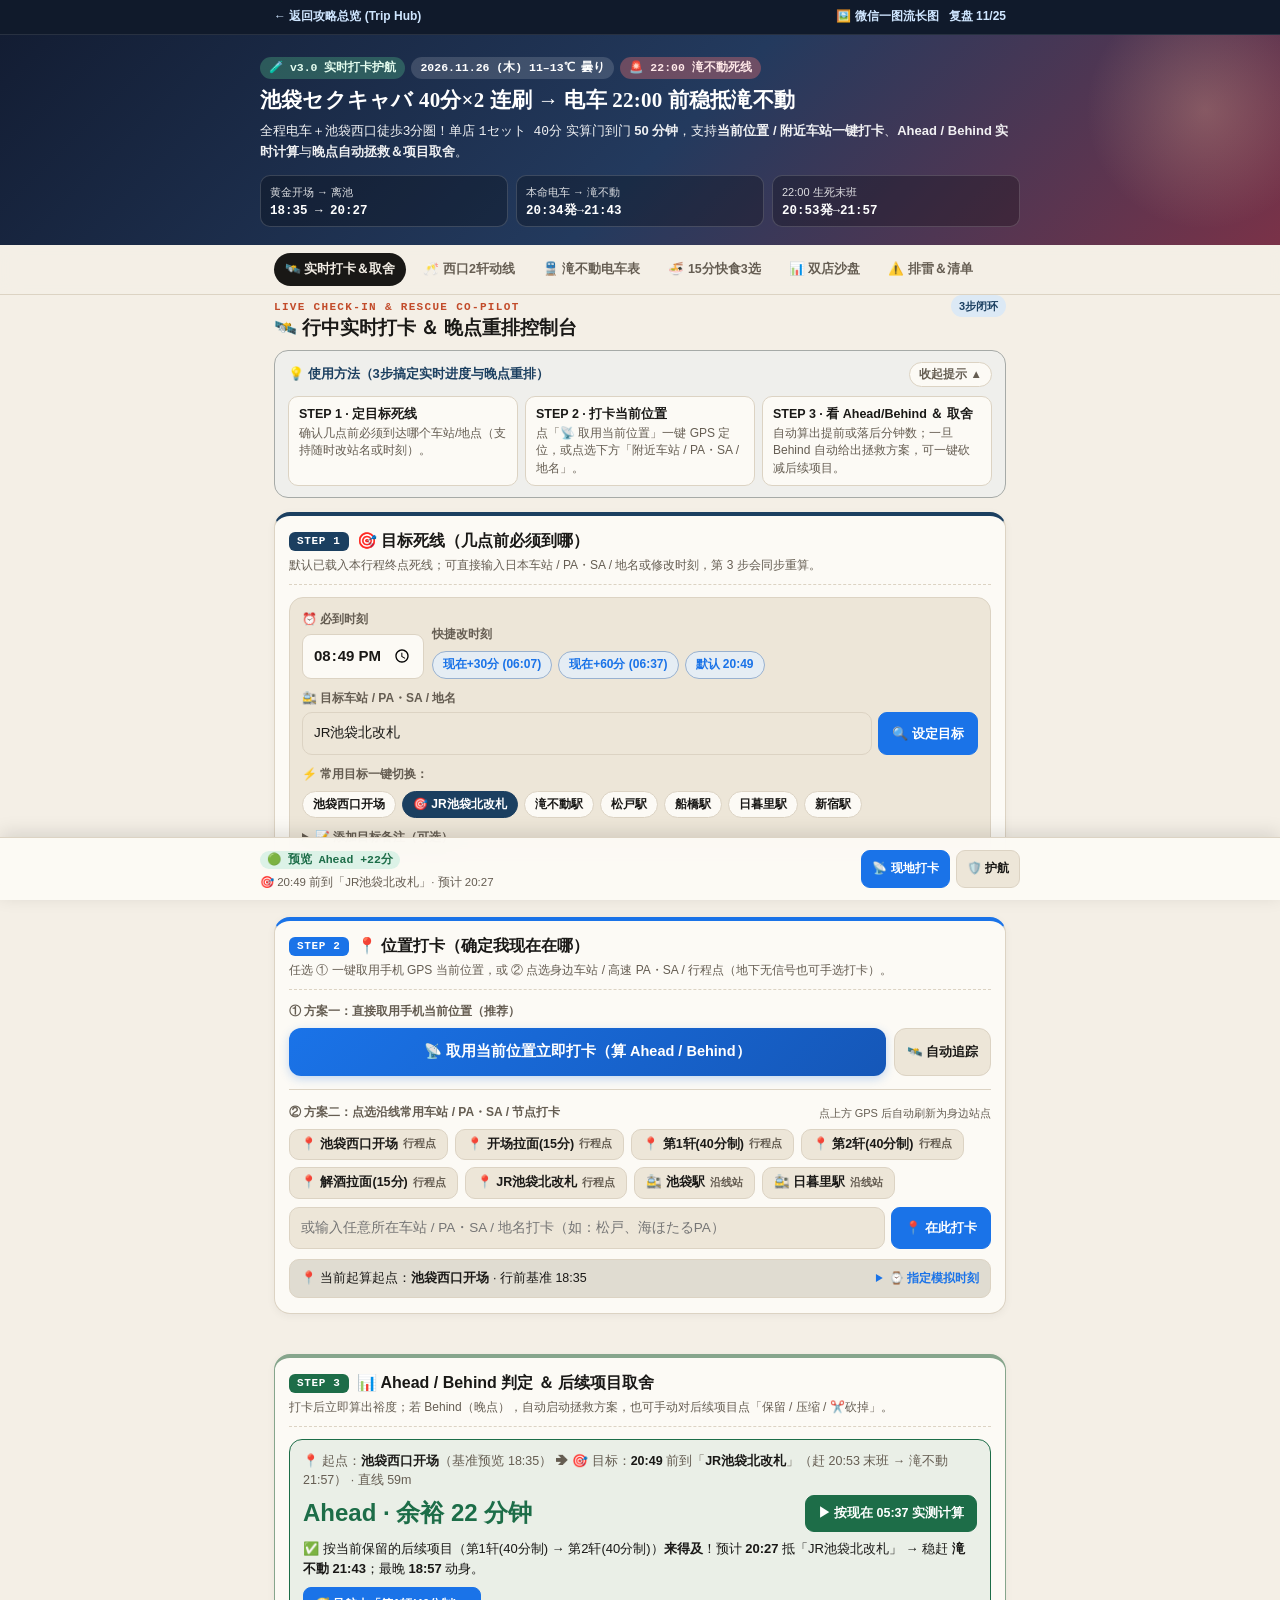
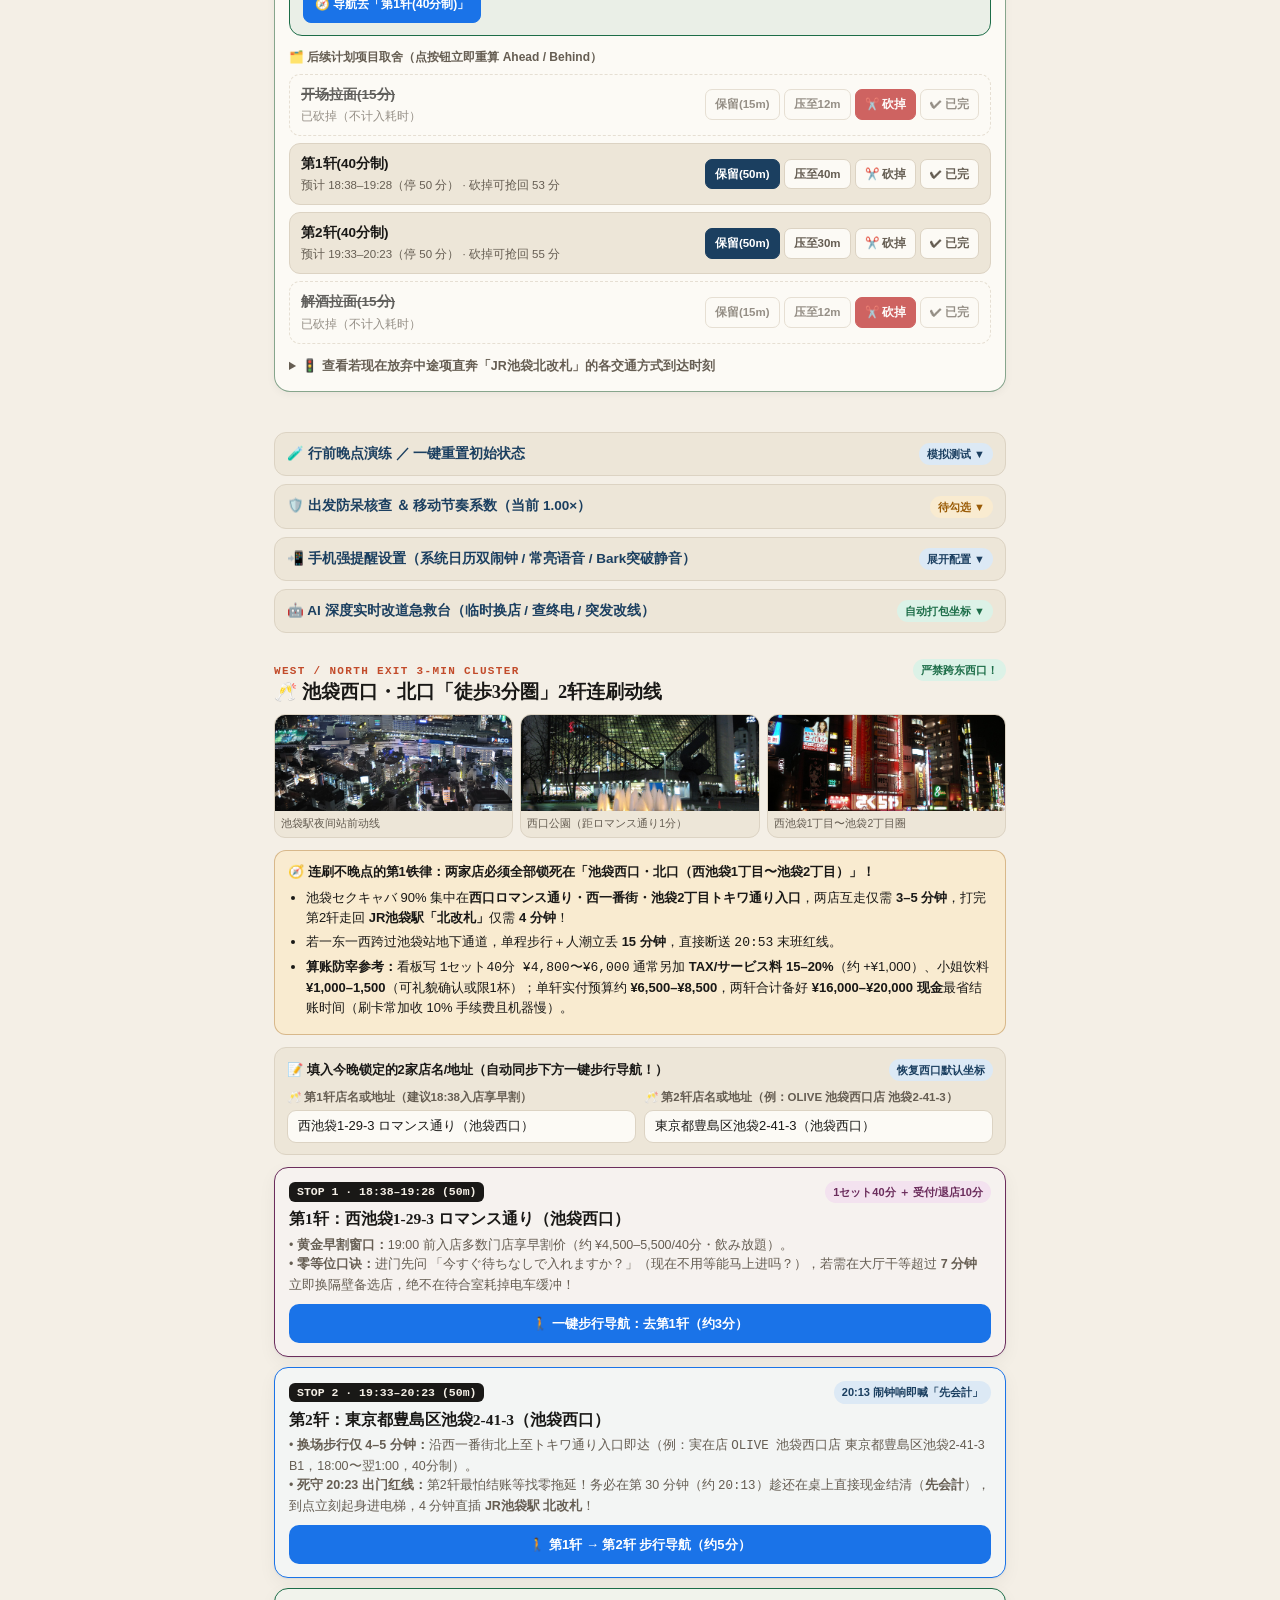
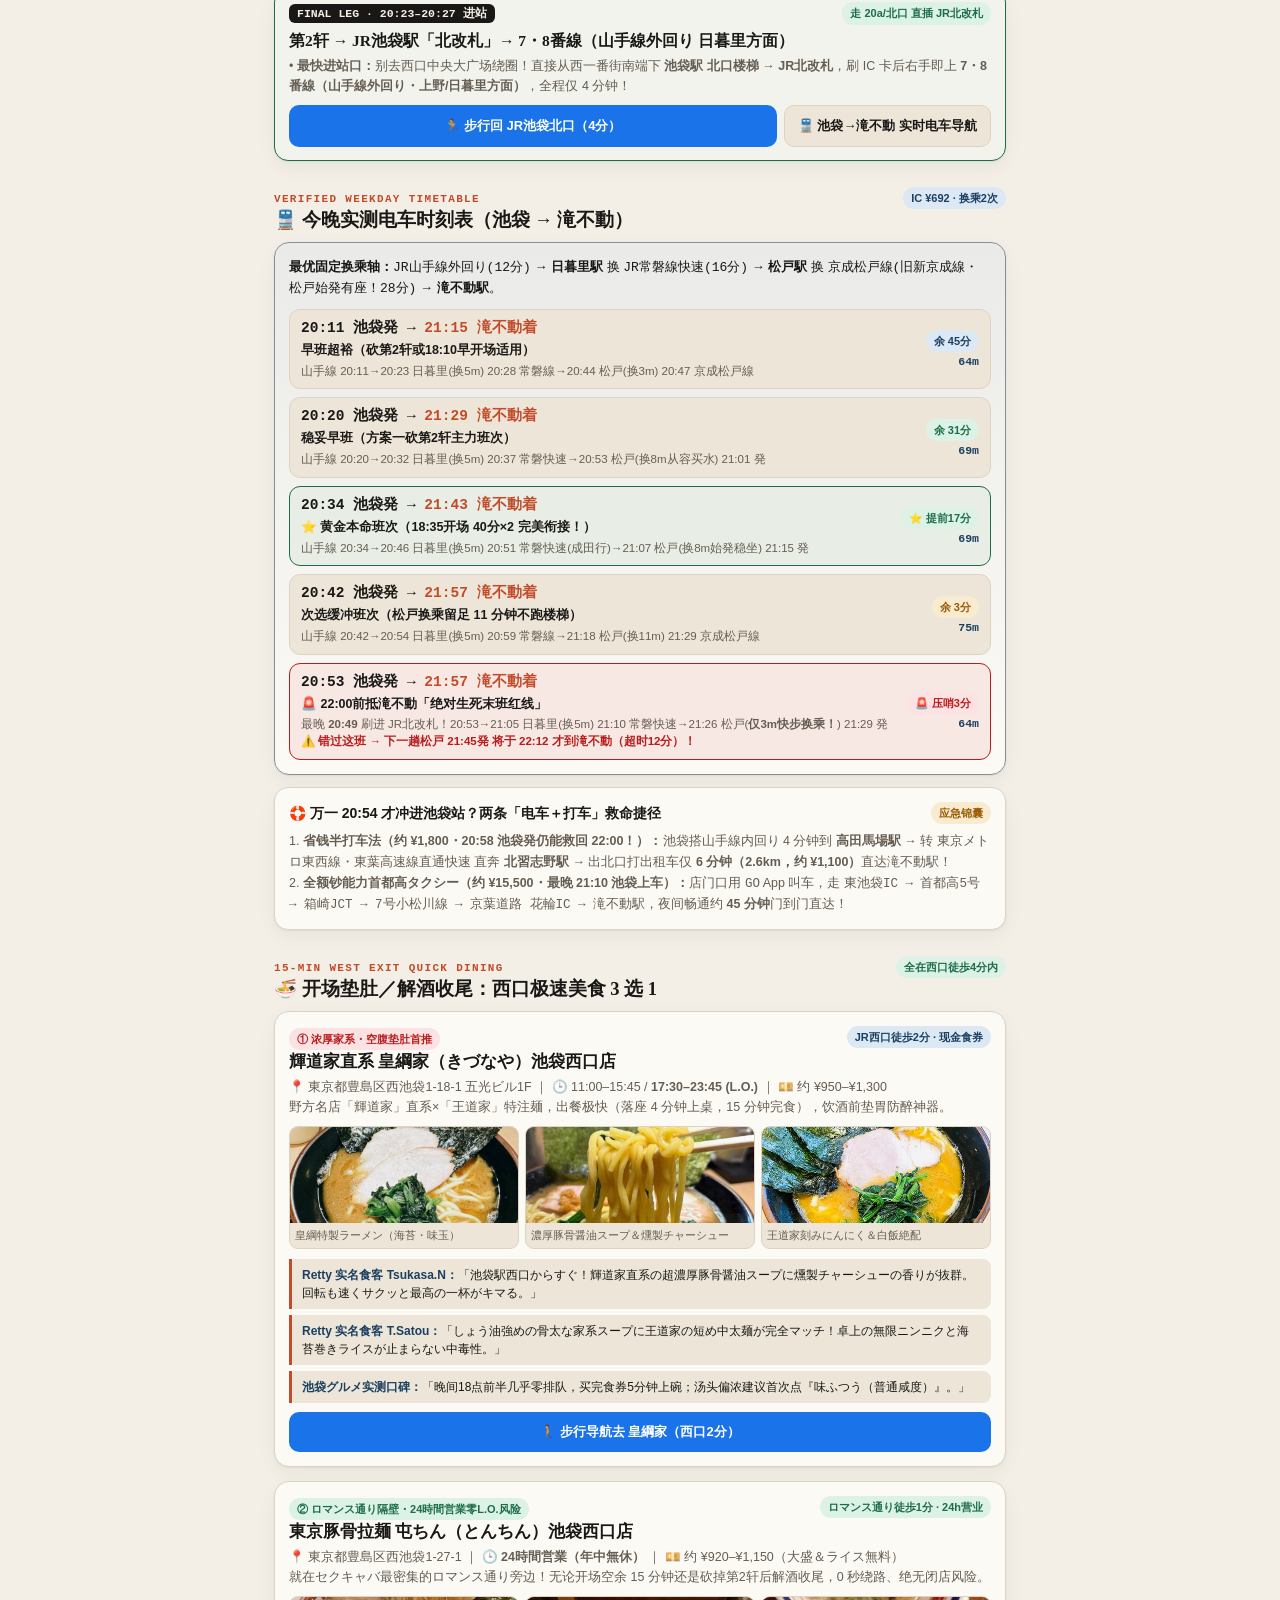
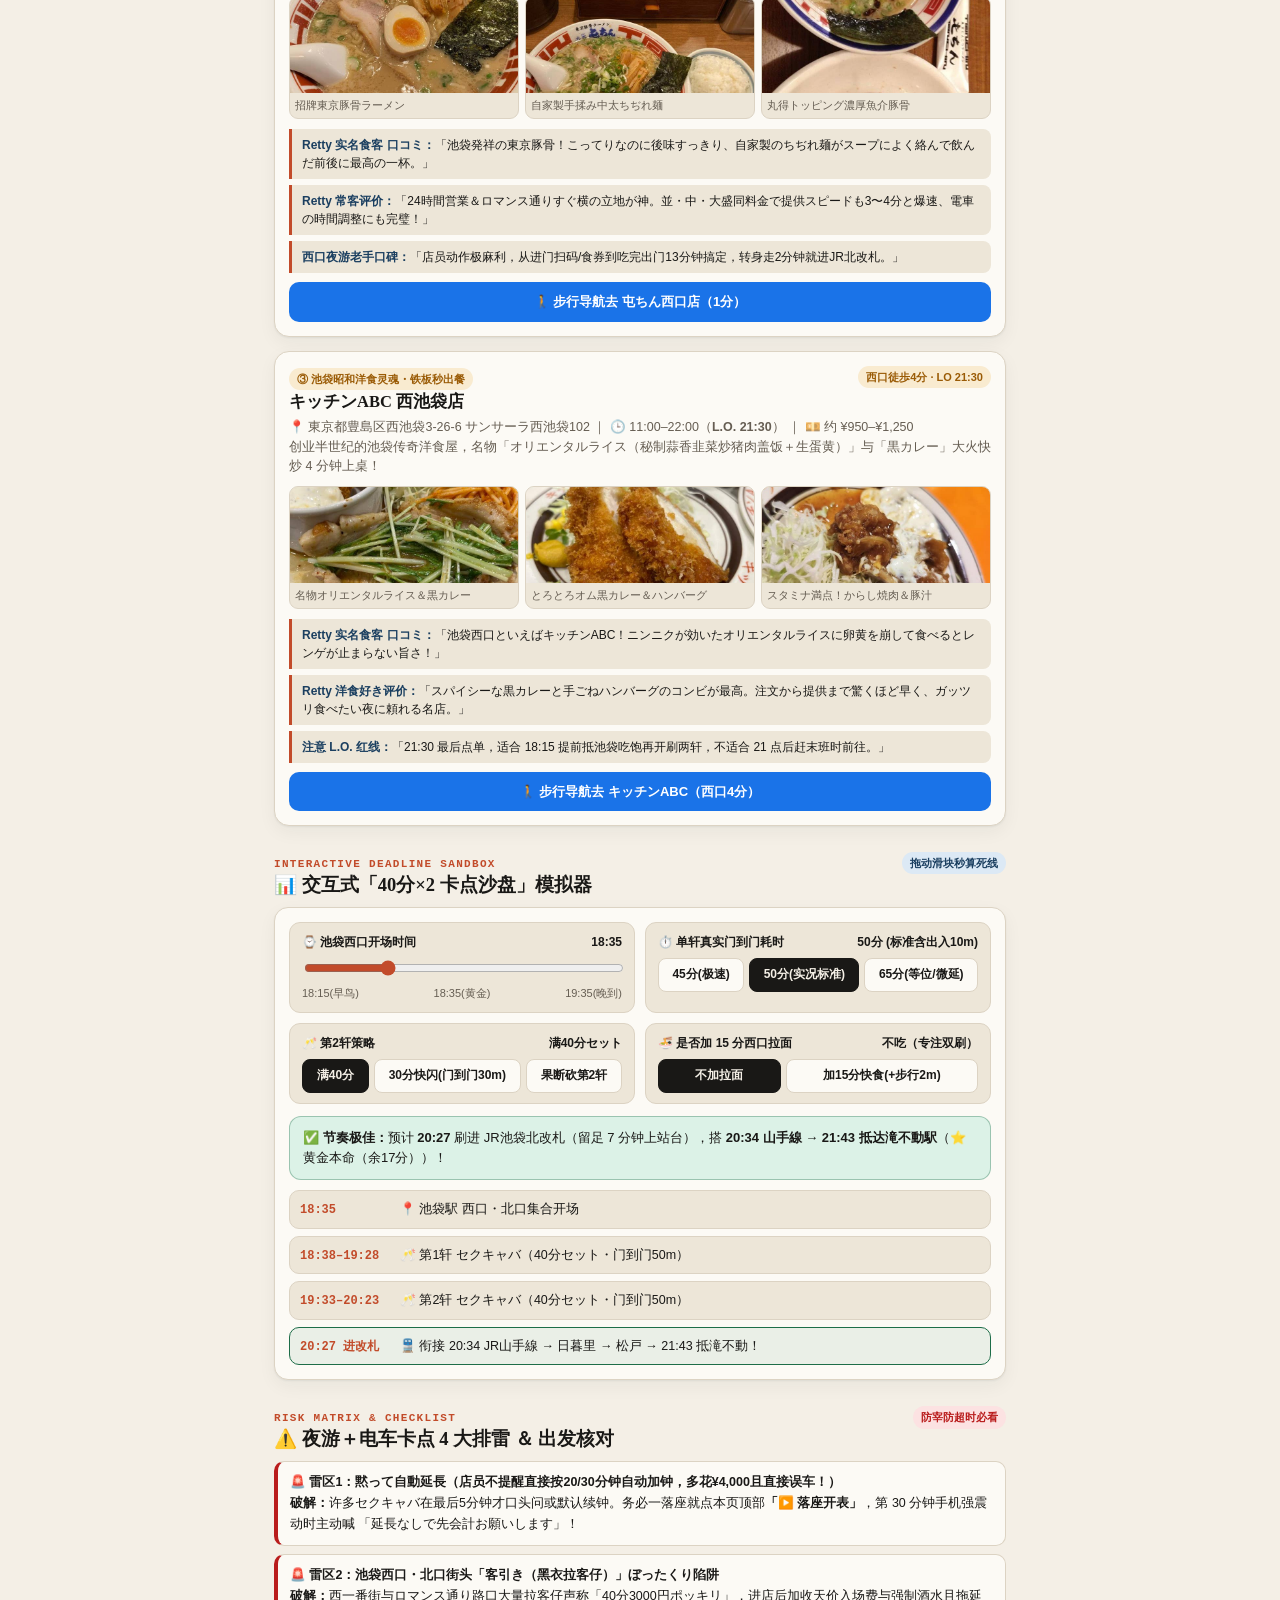
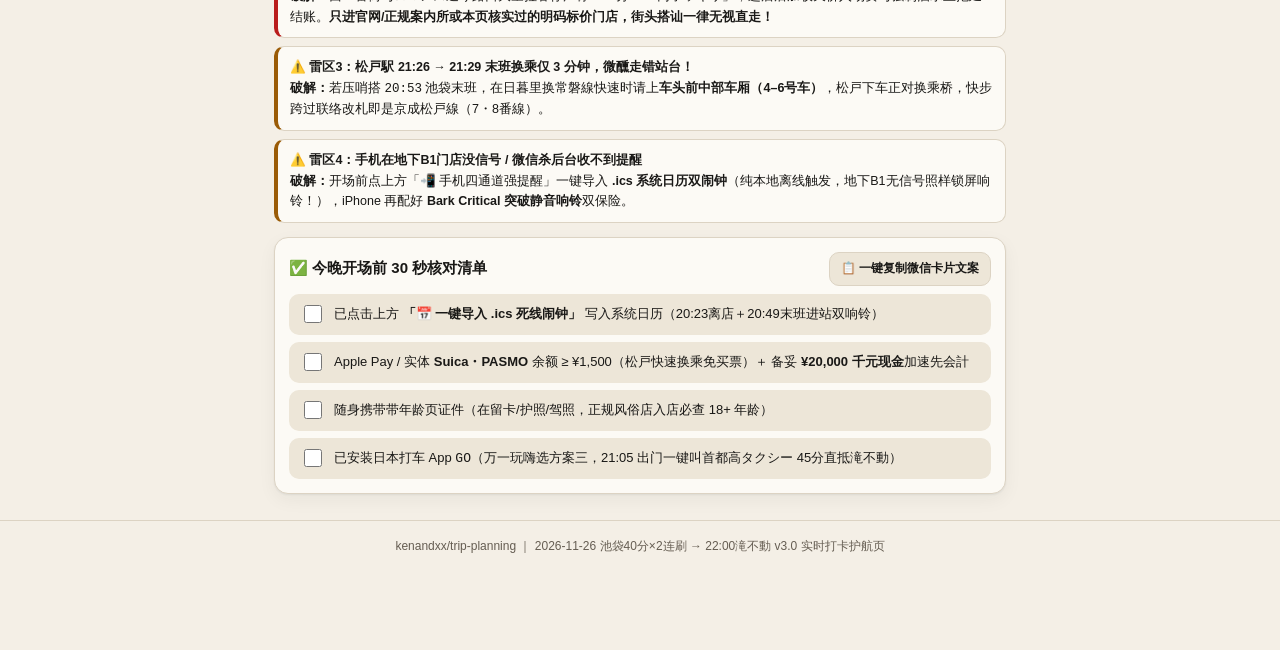
<file: trips/2026-11-26-ikebukuro-night/index.html>
<!doctype html>
<html lang="zh-CN">
<head>
<meta charset="utf-8">
<meta name="viewport" content="width=device-width, initial-scale=1, viewport-fit=cover">
<meta name="robots" content="noindex, nofollow">
<meta name="theme-color" content="#f4efe6" media="(prefers-color-scheme: light)">
<meta name="theme-color" content="#12141a" media="(prefers-color-scheme: dark)">
<title>11/26 今晚实测｜池袋セクキャバ 40分×2 连刷 ＋ 电车 22:00 前稳抵滝不動</title>
<meta name="description" content="2026年11月26日（周四・11–13℃晴转多云）v3.0 实时打卡护航：池袋西口・北口徒歩3分圏 2家セクキャバ（40分×2）连刷、当前GPS/附近车站一键打卡、Ahead/Behind实时计算、晚点3套拯救方案＆后续项目取舍，稳赶20:34黄金班次/20:53末班抵滝不動。">
<meta property="og:type" content="website">
<meta property="og:url" content="https://kenandxx.github.io/trip-planning/trips/2026-11-26-ikebukuro-night/">
<meta property="og:title" content="11/26 今晚实测｜池袋 40分×2 连刷 → 电车 22:00 前抵滝不動">
<meta property="og:description" content="内置GPS当前位置/附近车站一键打卡＋Ahead/Behind实时判定＋晚点一键取舍后续项目与3套拯救方案（砍第2轩/压至30分/首都高タクシー）。">
<meta property="og:image" content="https://kenandxx.github.io/trip-planning/trips/2026-11-26-ikebukuro-night/og-cover.png?v=1126v1">
<link rel="manifest" href="manifest.webmanifest">
<link rel="apple-touch-icon" href="../../copilot/icon-192.png">
<link rel="stylesheet" href="../../copilot/trip-copilot.css?v=3.0">
<style>
:root{
  --paper:#f4efe6; --card:#fcfaf5; --card2:#ede6d8; --ink:#191816; --soft:#655d52; --line:#dcd3c3;
  --accent:#c24b2a; --accent-soft:#f7e1d8; --indigo:#1b3f60; --indigo-soft:#dce9f5;
  --plum:#6b2d5c; --plum-soft:#f3e2ef;
  --nav:#1a73e8; --nav-dark:#1558b0;
  --ok:#1d6d48; --ok-bg:#dcf2e7; --warn:#9a5b06; --warn-bg:#f9ebd0; --err:#b91c1c; --err-bg:#fce2e2;
  --shadow:0 1px 2px rgba(20,30,45,.06),0 6px 18px rgba(20,30,45,.05);
  --serif:"Noto Serif CJK SC","Songti SC","STSong",Georgia,serif;
  --sans:-apple-system,BlinkMacSystemFont,"PingFang SC","Noto Sans CJK SC","Hiragino Sans GB","Microsoft YaHei",sans-serif;
  --mono:ui-monospace,"SF Mono",Menlo,Consolas,monospace;
}
@media (prefers-color-scheme:dark){
  :root{
    --paper:#12141a; --card:#1b1e26; --card2:#252934; --ink:#ede8df; --soft:#a39d93; --line:#323744;
    --accent:#ee7b54; --accent-soft:#3a241d; --indigo:#86bfe0; --indigo-soft:#1b2e40;
    --plum:#e091cb; --plum-soft:#331d2e;
    --nav:#4c92f4; --nav-dark:#2f74d0;
    --ok:#52b788; --ok-bg:#183226; --warn:#eab856; --warn-bg:#382a12; --err:#f27474; --err-bg:#3b1c1e;
    --shadow:0 2px 12px rgba(0,0,0,.42);
  }
}
*{box-sizing:border-box}
html{scroll-behavior:smooth;-webkit-text-size-adjust:100%}
body{margin:0;background:var(--paper);color:var(--ink);font:15px/1.65 var(--sans);overflow-x:hidden;-webkit-font-smoothing:antialiased}
a{color:var(--accent);text-decoration:none}
button{font:inherit;color:inherit;cursor:pointer}
img{display:block;max-width:100%}
.wx-thumb{position:absolute;width:1px;height:1px;opacity:0;pointer-events:none}
.wrap{max-width:760px;margin:0 auto;padding:0 14px}

/* Hub strip */
.hub-bar{background:#101a2b;color:rgba(255,255,255,.9);font-size:12px;border-bottom:1px solid rgba(255,255,255,.1)}
.hub-bar .wrap{display:flex;align-items:center;justify-content:space-between;gap:8px;padding:7px 14px;flex-wrap:wrap}
.hub-bar a{color:#cfe6ff;font-weight:600}
.hub-links{display:flex;gap:10px;align-items:center;flex-wrap:wrap}

/* Hero */
.hero{background:linear-gradient(135deg,#131d33 0%,#233a5e 52%,#7a3248 100%);color:#fff;padding:22px 16px 18px;position:relative;overflow:hidden}
.hero::after{content:"";position:absolute;right:-45px;top:-45px;width:240px;height:240px;border-radius:50%;background:radial-gradient(circle,rgba(255,205,165,.24),transparent 70%);pointer-events:none}
.hero .wrap{position:relative;z-index:1;padding:0}
.kicker{font:600 11.5px/1.2 var(--mono);display:flex;flex-wrap:wrap;gap:6px;margin-bottom:8px}
.kicker span{background:rgba(255,255,255,.15);padding:4px 9px;border-radius:99px}
.kicker span.ok{background:rgba(82,183,136,.35);color:#e4fcef}
.kicker span.hot{background:rgba(240,113,113,.36);color:#ffe8e8}
.hero h1{margin:0;font:600 21px/1.32 var(--serif);letter-spacing:.01em}
.hero .sub{margin:7px 0 0;font-size:13px;opacity:.93;line-height:1.55}
.hero-stats{display:grid;grid-template-columns:repeat(3,1fr);gap:8px;margin-top:12px}
.hstat{background:rgba(0,0,0,.26);border:1px solid rgba(255,255,255,.16);border-radius:10px;padding:7px 9px;min-width:0}
.hstat .l{font-size:11px;opacity:.84}
.hstat .v{font:700 12.5px/1.3 var(--mono);margin-top:2px}

/* Sticky Nav */
nav{position:sticky;top:0;z-index:30;background:var(--paper);background:color-mix(in srgb,var(--paper) 92%,transparent);backdrop-filter:blur(10px);-webkit-backdrop-filter:blur(10px);border-bottom:1px solid var(--line)}
nav .wrap{display:flex;gap:6px;overflow-x:auto;padding:8px 14px;scrollbar-width:none}
nav .wrap::-webkit-scrollbar{display:none}
nav a{flex:none;font-size:12.5px;font-weight:700;color:var(--soft);padding:6px 11px;border-radius:99px;white-space:nowrap}
nav a.on{background:var(--ink);color:var(--paper)}

main{padding:16px 0 44px}
section{margin-bottom:26px;scroll-margin-top:58px}
.sec-head{display:flex;align-items:baseline;justify-content:space-between;gap:8px;margin:0 0 10px;flex-wrap:wrap}
.sec-k{font:700 11px/1 var(--mono);letter-spacing:.12em;color:var(--accent);text-transform:uppercase}
h2{margin:3px 0 0;font:600 18.5px/1.3 var(--serif)}
.card{background:var(--card);border:1px solid var(--line);border-radius:14px;padding:14px;box-shadow:var(--shadow)}
.card+.card{margin-top:10px}

.tag{display:inline-block;font-size:11px;font-weight:700;padding:2px 8px;border-radius:99px;white-space:nowrap}
.tag.ok{background:var(--ok-bg);color:var(--ok)}
.tag.warn{background:var(--warn-bg);color:var(--warn)}
.tag.err{background:var(--err-bg);color:var(--err)}
.tag.blue{background:var(--indigo-soft);color:var(--indigo)}
.tag.plum{background:var(--plum-soft);color:var(--plum)}

.alert{border-radius:12px;padding:11px 13px;font-size:13px;border:1px solid;line-height:1.55}
.alert.err{background:var(--err-bg);border-color:color-mix(in srgb,var(--err) 35%,transparent)}
.alert.ok{background:var(--ok-bg);border-color:color-mix(in srgb,var(--ok) 35%,transparent)}
.alert.warn{background:var(--warn-bg);border-color:color-mix(in srgb,var(--warn) 35%,transparent)}
.alert ul{margin:6px 0 0;padding-left:18px}
.alert li{margin:4px 0}

/* Venue Cluster & Custom Input */
.scenic-strip{display:grid;grid-template-columns:repeat(3,1fr);gap:7px;margin-bottom:12px}
.scenic-strip figure{margin:0;border-radius:11px;overflow:hidden;border:1px solid var(--line);background:var(--card2);position:relative}
.scenic-strip img{width:100%;height:96px;object-fit:cover}
.scenic-strip figcaption{font-size:10.5px;padding:4px 6px;color:var(--soft);white-space:nowrap;overflow:hidden;text-overflow:ellipsis}

.venue-binder{background:var(--card2);border:1px solid var(--line);border-radius:12px;padding:11px 12px;margin-bottom:12px}
.vb-grid{display:grid;grid-template-columns:1fr;gap:8px;margin-top:7px}
@media(min-width:560px){.vb-grid{grid-template-columns:1fr 1fr}}
.vb-field label{display:block;font-size:11.5px;font-weight:700;color:var(--soft);margin-bottom:3px}
.vb-field input{width:100%;padding:8px 10px;border-radius:9px;border:1px solid var(--line);background:var(--card);color:var(--ink);font-size:13px}

.nav-card{background:var(--card);border:1.5px solid var(--line);border-radius:14px;padding:13px 14px;margin-bottom:10px;box-shadow:var(--shadow)}
.nav-card.s1{border-color:var(--plum);background:color-mix(in srgb,var(--plum) 4%,var(--card))}
.nav-card.s2{border-color:var(--nav);background:color-mix(in srgb,var(--nav) 4%,var(--card))}
.nav-card.rail{border-color:var(--ok);background:color-mix(in srgb,var(--ok) 5%,var(--card))}
.nav-top{display:flex;align-items:center;justify-content:space-between;flex-wrap:wrap;gap:6px;margin-bottom:6px}
.leg-num{font:700 11.5px/1 var(--mono);background:var(--ink);color:var(--paper);padding:4px 8px;border-radius:6px}
.nav-title{font:700 15.5px/1.35 var(--serif);margin:2px 0 6px}
.nav-meta{font-size:12.5px;color:var(--soft);line-height:1.55;margin-bottom:9px}
.nav-btns{display:flex;flex-wrap:wrap;gap:7px}
.gmap-btn{display:inline-flex;align-items:center;justify-content:center;gap:6px;background:var(--nav);color:#fff !important;font-weight:700;font-size:13px;padding:9px 13px;border-radius:10px;border:none;flex:1 1 190px;text-align:center}
.gmap-btn.sec{background:var(--card2);color:var(--ink) !important;border:1px solid var(--line);flex:0 1 auto}

/* Train Timetable */
.rail-card{background:linear-gradient(180deg,color-mix(in srgb,var(--indigo) 8%,var(--card)),var(--card));border:1.5px solid color-mix(in srgb,var(--indigo) 45%,var(--line));border-radius:15px;padding:14px;margin-bottom:12px;box-shadow:var(--shadow)}
.train-list{display:grid;gap:8px;margin-top:10px}
.trow{display:grid;grid-template-columns:1fr auto;gap:8px;align-items:center;background:var(--card2);border:1px solid var(--line);border-radius:11px;padding:9px 11px;font-size:12.5px}
.trow.gold{border:1.5px solid var(--ok);background:color-mix(in srgb,var(--ok) 9%,var(--card))}
.trow.last{border:1.5px solid var(--err);background:color-mix(in srgb,var(--err) 8%,var(--card))}
.ttime{font:800 14.5px/1.25 var(--mono);color:var(--ink)}
.ttime span{color:var(--accent)}
.tname{font-weight:700;font-size:12.5px;margin-top:3px}
.tnote{font-size:11.5px;color:var(--soft);margin-top:2px;line-height:1.45}
.tbadge{text-align:right;display:flex;flex-direction:column;align-items:flex-end;gap:4px}
.tdur{font:700 11.5px/1 var(--mono);color:var(--indigo)}

/* Restaurants */
.rest-card{background:var(--card);border:1.5px solid var(--line);border-radius:15px;padding:14px;margin-bottom:14px;box-shadow:var(--shadow)}
.rest-head{display:flex;justify-content:space-between;align-items:flex-start;gap:8px;flex-wrap:wrap;margin-bottom:6px}
.rest-title{margin:0;font:700 16.5px/1.32 var(--serif)}
.rest-info{font-size:12.5px;color:var(--soft);margin-bottom:9px;line-height:1.55}
.photo-grid{display:grid;grid-template-columns:repeat(3,1fr);gap:6px;margin-bottom:10px}
.photo-grid figure{margin:0;border-radius:9px;overflow:hidden;border:1px solid var(--line);background:var(--card2)}
.photo-grid img{width:100%;height:96px;object-fit:cover}
.photo-grid figcaption{font-size:10.5px;padding:4px 5px;color:var(--soft);white-space:nowrap;overflow:hidden;text-overflow:ellipsis}
.rev-list{display:grid;gap:6px;margin:9px 0}
.rev{background:var(--card2);border-left:3px solid var(--accent);border-radius:0 8px 8px 0;padding:7px 10px;font-size:12px;line-height:1.5}
.rev b{color:var(--indigo)}

/* Interactive Sandbox Simulator */
.sim-controls{display:grid;grid-template-columns:1fr;gap:10px;margin-bottom:12px}
@media(min-width:560px){.sim-controls{grid-template-columns:1fr 1fr}}
.sim-box{background:var(--card2);border:1px solid var(--line);border-radius:11px;padding:10px 12px}
.sim-box label{display:flex;justify-content:space-between;font-size:12px;font-weight:700;margin-bottom:5px}
.sim-box input[type="range"]{width:100%;accent-color:var(--accent)}
.seg-row{display:flex;gap:5px;flex-wrap:wrap}
.seg-btn{flex:1 1 auto;padding:6px 8px;border-radius:8px;border:1px solid var(--line);background:var(--card);font-size:12px;font-weight:700;text-align:center}
.seg-btn.on{background:var(--ink);color:var(--paper);border-color:var(--ink)}
.tl-list{display:grid;gap:7px;margin-top:10px}
.tl-row{display:grid;grid-template-columns:92px 1fr;gap:8px;align-items:baseline;padding:8px 10px;border-radius:10px;background:var(--card2);border:1px solid var(--line);font-size:12.5px}
.tl-row code{font:700 12px/1.2 var(--mono);color:var(--accent)}
.tl-row.crit{border-color:var(--ok);background:color-mix(in srgb,var(--ok) 8%,var(--card))}
.tl-row.over{border-color:var(--err);background:color-mix(in srgb,var(--err) 9%,var(--card))}

/* Risk & Checklist */
.risk-grid{display:grid;gap:8px}
.risk-item{background:var(--card);border:1px solid var(--line);border-left:4px solid var(--warn);border-radius:10px;padding:10px 12px;font-size:12.5px}
.risk-item.red{border-left-color:var(--err)}
.chk-list{display:grid;gap:7px}
.chk-item{display:flex;align-items:flex-start;gap:9px;background:var(--card2);border-radius:10px;padding:9px 11px;font-size:13px;cursor:pointer}
.chk-item input{width:18px;height:18px;margin-top:2px;accent-color:var(--ok);flex:none}

.toast{position:fixed;left:50%;bottom:78px;transform:translateX(-50%) translateY(16px);background:var(--ink);color:var(--paper);padding:9px 16px;border-radius:99px;font-size:12.5px;font-weight:700;max-width:min(90vw,360px);white-space:normal;text-align:center;opacity:0;pointer-events:none;transition:.25s;z-index:120;box-shadow:0 6px 20px rgba(0,0,0,.3)}
.toast.show{opacity:1;transform:translateX(-50%) translateY(0)}
footer{text-align:center;font-size:12px;color:var(--soft);padding:16px 14px 36px;border-top:1px solid var(--line)}
</style>
</head>
<body>
<img class="wx-thumb" src="og-cover.png?v=1126v1" alt="11/26 今晚实测｜池袋40分×2连刷→22:00前抵滝不動">

<div class="hub-bar">
  <div class="wrap">
    <a href="../">← 返回攻略总览 (Trip Hub)</a>
    <div class="hub-links">
      <a href="poster_1126_v1.png" target="_blank" rel="noopener">🖼️ 微信一图流长图</a>
      <a href="../2026-11-25-izu-return/">复盘 11/25</a>
    </div>
  </div>
</div>

<header class="hero">
  <div class="wrap">
    <div class="kicker">
      <span class="ok">🧪 v3.0 实时打卡护航</span>
      <span>2026.11.26 (木) 11–13℃ 曇り</span>
      <span class="hot">🚨 22:00 滝不動死线</span>
    </div>
    <h1>池袋セクキャバ 40分×2 连刷 → 电车 22:00 前稳抵滝不動</h1>
    <p class="sub">全程电车＋池袋西口徒歩3分圏！单店 <code>1セット 40分</code> 实算门到门 <b>50 分钟</b>，支持<b>当前位置 / 附近车站一键打卡</b>、<b>Ahead / Behind 实时计算</b>与<b>晚点自动拯救＆项目取舍</b>。</p>
    <div class="hero-stats">
      <div class="hstat">
        <div class="l">黄金开场 → 离池</div>
        <div class="v">18:35 → 20:27</div>
      </div>
      <div class="hstat">
        <div class="l">本命电车 → 滝不動</div>
        <div class="v">20:34発→21:43</div>
      </div>
      <div class="hstat">
        <div class="l">22:00 生死末班</div>
        <div class="v">20:53発→21:57</div>
      </div>
    </div>
  </div>
</header>

<nav aria-label="章节导航">
  <div class="wrap">
    <a href="#copilot" class="on">🛰️ 实时打卡＆取舍</a>
    <a href="#venues">🥂 西口2轩动线</a>
    <a href="#transit">🚆 滝不動电车表</a>
    <a href="#food">🍜 15分快食3选</a>
    <a href="#sim">📊 双店沙盘</a>
    <a href="#risk">⚠️ 排雷＆清单</a>
  </div>
</nav>

<main class="wrap">
  <!-- SECTION 0: CLEAN 3-STEP LIVE CO-PILOT -->
  <section id="copilot">
    <div class="sec-head">
      <div>
        <div class="sec-k">LIVE CHECK-IN &amp; RESCUE CO-PILOT</div>
        <h2>🛰️ 行中实时打卡 ＆ 晚点重排控制台</h2>
      </div>
      <span class="tag blue">3步闭环</span>
    </div>

    <!-- Universal v3.0 Co-Pilot Mount -->
    <div id="copilot-mount"></div>
  </section>

  <!-- SECTION 1: IKEBUKURO WEST/NORTH EXIT 3-MIN WALK CLUSTER & ANTI-TRAP PLAYBOOK -->
  <section id="venues">
    <div class="sec-head">
      <div>
        <div class="sec-k">WEST / NORTH EXIT 3-MIN CLUSTER</div>
        <h2>🥂 池袋西口・北口「徒歩3分圏」2轩连刷动线</h2>
      </div>
      <span class="tag ok">严禁跨东西口！</span>
    </div>

    <div class="scenic-strip">
      <figure>
        <img src="img/ikebukuro-night-1.jpg" alt="池袋駅夜景">
        <figcaption>池袋駅夜间站前动线</figcaption>
      </figure>
      <figure>
        <img src="img/ikebukuro-westpark.jpg" alt="池袋西口公園">
        <figcaption>西口公園（距ロマンス通り1分）</figcaption>
      </figure>
      <figure>
        <img src="img/ikebukuro-night-2.jpg" alt="西池袋繁华街夜景">
        <figcaption>西池袋1丁目〜池袋2丁目圈</figcaption>
      </figure>
    </div>

    <div class="alert warn" style="margin-bottom:12px">
      <b>🧭 连刷不晚点的第1铁律：两家店必须全部锁死在「池袋西口・北口（西池袋1丁目〜池袋2丁目）」！</b>
      <ul>
        <li>池袋セクキャバ 90% 集中在<b>西口ロマンス通り・西一番街・池袋2丁目トキワ通り入口</b>，两店互走仅需 <b>3–5 分钟</b>，打完第2轩走回 <b>JR池袋駅「北改札」</b>仅需 <b>4 分钟</b>！</li>
        <li>若一东一西跨过池袋站地下通道，单程步行＋人潮立丢 <b>15 分钟</b>，直接断送 <code>20:53</code> 末班红线。</li>
        <li><b>算账防宰参考：</b>看板写 <code>1セット40分 ¥4,800〜¥6,000</code> 通常另加 <b>TAX/サービス料 15–20%</b>（约 +¥1,000）、小姐饮料 <b>¥1,000–1,500</b>（可礼貌确认或限1杯）；单轩实付预算约 <b>¥6,500–¥8,500</b>，两轩合计备好 <b>¥16,000–¥20,000 现金</b>最省结账时间（刷卡常加收 10% 手续费且机器慢）。</li>
      </ul>
    </div>

    <!-- Custom Shop Name Binder -->
    <div class="venue-binder">
      <div style="display:flex;justify-content:space-between;align-items:center;gap:8px;flex-wrap:wrap">
        <b style="font-size:13px">📝 填入今晚锁定的2家店名/地址（自动同步下方一键步行导航！）</b>
        <button type="button" class="tag blue" id="vb-reset" style="border:none;cursor:pointer">恢复西口默认坐标</button>
      </div>
      <div class="vb-grid">
        <div class="vb-field">
          <label for="vb-shop1">🥂 第1轩店名或地址（建议18:38入店享早割）</label>
          <input type="text" id="vb-shop1" value="西池袋1-29-3 ロマンス通り（池袋西口）" placeholder="例：〇〇 池袋西口店">
        </div>
        <div class="vb-field">
          <label for="vb-shop2">🥂 第2轩店名或地址（例：OLIVE 池袋西口店 池袋2-41-3）</label>
          <input type="text" id="vb-shop2" value="東京都豊島区池袋2-41-3（池袋西口）" placeholder="例：OLIVE 池袋西口店">
        </div>
      </div>
    </div>

    <div class="nav-card s1">
      <div class="nav-top">
        <span class="leg-num">STOP 1 · 18:38–19:28 (50m)</span>
        <span class="tag plum">1セット40分 ＋ 受付/退店10分</span>
      </div>
      <div class="nav-title" id="leg1-title">第1轩：西池袋1丁目 ロマンス通り・西一番街エリア</div>
      <div class="nav-meta">
        • <b>黄金早割窗口：</b>19:00 前入店多数门店享早割价（约 ¥4,500–5,500/40分・飲み放題）。<br>
        • <b>零等位口诀：</b>进门先问 <code>「今すぐ待ちなしで入れますか？」</code>（现在不用等能马上进吗？），若需在大厅干等超过 <b>7 分钟</b> 立即换隔壁备选店，绝不在待合室耗掉电车缓冲！
      </div>
      <div class="nav-btns">
        <a class="gmap-btn" id="leg1-nav" href="https://www.google.com/maps/dir/?api=1&destination=%E6%9D%B1%E4%BA%AC%E9%83%BD%E8%B1%8A%E5%B3%B6%E5%8C%BA%E8%A5%BF%E6%B1%A0%E8%A2%8B1-29-3&travelmode=walking" target="_blank" rel="noopener">🚶 一键步行导航：去第1轩（约3分）</a>
      </div>
    </div>

    <div class="nav-card s2">
      <div class="nav-top">
        <span class="leg-num">STOP 2 · 19:33–20:23 (50m)</span>
        <span class="tag blue">20:13 闹钟响即喊「先会計」</span>
      </div>
      <div class="nav-title" id="leg2-title">第2轩：池袋2丁目 トキワ通り入口エリア（例：OLIVE 池袋西口店 B1）</div>
      <div class="nav-meta">
        • <b>换场步行仅 4–5 分钟：</b>沿西一番街北上至トキワ通り入口即达（例：実在店 <code>OLIVE 池袋西口店</code> 東京都豊島区池袋2-41-3 B1，18:00〜翌1:00，40分制）。<br>
        • <b>死守 20:23 出门红线：</b>第2轩最怕结账等找零拖延！务必在第 30 分钟（约 <code>20:13</code>）趁还在桌上直接现金结清（<b>先会計</b>），到点立刻起身进电梯，4 分钟直插 <b>JR池袋駅 北改札</b>！
      </div>
      <div class="nav-btns">
        <a class="gmap-btn" id="leg2-nav" href="https://www.google.com/maps/dir/?api=1&origin=%E6%9D%B1%E4%BA%AC%E9%83%BD%E8%B1%8A%E5%B3%B6%E5%8C%BA%E8%A5%BF%E6%B1%A0%E8%A2%8B1-29-3&destination=%E6%9D%B1%E4%BA%AC%E9%83%BD%E8%B1%8A%E5%B3%B6%E5%8C%BA%E6%B1%A0%E8%A2%8B2-41-3&travelmode=walking" target="_blank" rel="noopener">🚶 第1轩 → 第2轩 步行导航（约5分）</a>
      </div>
    </div>

    <div class="nav-card rail">
      <div class="nav-top">
        <span class="leg-num">FINAL LEG · 20:23–20:27 进站</span>
        <span class="tag ok">走 20a/北口 直插 JR北改札</span>
      </div>
      <div class="nav-title">第2轩 → JR池袋駅「北改札」→ 7・8番線（山手線外回り 日暮里方面）</div>
      <div class="nav-meta">
        • <b>最快进站口：</b>别去西口中央大广场绕圈！直接从西一番街南端下 <b>池袋駅 北口楼梯 → JR北改札</b>，刷 IC 卡后右手即上 <b>7・8番線（山手線外回り・上野/日暮里方面）</b>，全程仅 4 分钟！
      </div>
      <div class="nav-btns">
        <a class="gmap-btn" id="leg3-walk" href="https://www.google.com/maps/dir/?api=1&origin=%E6%9D%B1%E4%BA%AC%E9%83%BD%E8%B1%8A%E5%B3%B6%E5%8C%BA%E6%B1%A0%E8%A2%8B2-41-3&destination=%E6%B1%A0%E8%A2%8B%E9%A7%85%E5%8C%97%E5%8F%A3&travelmode=walking" target="_blank" rel="noopener">🏃 步行回 JR池袋北口（4分）</a>
        <a class="gmap-btn sec" href="https://www.google.com/maps/dir/?api=1&origin=%E6%B1%A0%E8%A2%8B%E9%A7%85&destination=%E6%BB%9D%E4%B8%8D%E5%8B%95%E9%A7%85&travelmode=transit" target="_blank" rel="noopener">🚆 池袋→滝不動 实时电车导航</a>
      </div>
    </div>
  </section>

  <!-- SECTION 2: VERIFIED TRAIN TIMETABLE & BACKUP TAXI SHORTCUTS -->
  <section id="transit">
    <div class="sec-head">
      <div>
        <div class="sec-k">VERIFIED WEEKDAY TIMETABLE</div>
        <h2>🚆 今晚实测电车时刻表（池袋 → 滝不動）</h2>
      </div>
      <span class="tag blue">IC ¥692 · 换乘2次</span>
    </div>

    <div class="rail-card">
      <div style="font-size:13px;line-height:1.55">
        <b>最优固定换乘轴：</b><code>JR山手線外回り(12分)</code> → <b>日暮里駅</b> 换 <code>JR常磐線快速(16分)</code> → <b>松戸駅</b> 换 <code>京成松戸線(旧新京成線・松戸始発有座！28分)</code> → <b>滝不動駅</b>。
      </div>

      <div class="train-list">
        <div class="trow">
          <div>
            <div class="ttime">20:11 池袋発 → <span>21:15 滝不動着</span></div>
            <div class="tname">早班超裕（砍第2轩或18:10早开场适用）</div>
            <div class="tnote">山手線 20:11→20:23 日暮里(换5m) 20:28 常磐線→20:44 松戸(换3m) 20:47 京成松戸線</div>
          </div>
          <div class="tbadge"><span class="tag blue">余 45分</span><span class="tdur">64m</span></div>
        </div>

        <div class="trow">
          <div>
            <div class="ttime">20:20 池袋発 → <span>21:29 滝不動着</span></div>
            <div class="tname">稳妥早班（方案一砍第2轩主力班次）</div>
            <div class="tnote">山手線 20:20→20:32 日暮里(换5m) 20:37 常磐快速→20:53 松戸(换8m从容买水) 21:01 発</div>
          </div>
          <div class="tbadge"><span class="tag ok">余 31分</span><span class="tdur">69m</span></div>
        </div>

        <div class="trow gold">
          <div>
            <div class="ttime">20:34 池袋発 → <span>21:43 滝不動着</span></div>
            <div class="tname">⭐ 黄金本命班次（18:35开场 40分×2 完美衔接！）</div>
            <div class="tnote">山手線 20:34→20:46 日暮里(换5m) 20:51 常磐快速(成田行)→21:07 松戸(换8m始発稳坐) 21:15 発</div>
          </div>
          <div class="tbadge"><span class="tag ok">⭐ 提前17分</span><span class="tdur">69m</span></div>
        </div>

        <div class="trow">
          <div>
            <div class="ttime">20:42 池袋発 → <span>21:57 滝不動着</span></div>
            <div class="tname">次选缓冲班次（松戸换乘留足 11 分钟不跑楼梯）</div>
            <div class="tnote">山手線 20:42→20:54 日暮里(换5m) 20:59 常磐線→21:18 松戸(换11m) 21:29 京成松戸線</div>
          </div>
          <div class="tbadge"><span class="tag warn">余 3分</span><span class="tdur">75m</span></div>
        </div>

        <div class="trow last">
          <div>
            <div class="ttime">20:53 池袋発 → <span>21:57 滝不動着</span></div>
            <div class="tname">🚨 22:00前抵滝不動「绝对生死末班红线」</div>
            <div class="tnote">最晚 <b>20:49</b> 刷进 JR北改札！20:53→21:05 日暮里(换5m) 21:10 常磐快速→21:26 松戸(<b>仅3m快步换乘！</b>) 21:29 発<br><b style="color:var(--err)">⚠️ 错过这班 → 下一趟松戸 21:45発 将于 22:12 才到滝不動（超时12分）！</b></div>
          </div>
          <div class="tbadge"><span class="tag err">🚨 压哨3分</span><span class="tdur">64m</span></div>
        </div>
      </div>
    </div>

    <div class="card">
      <div style="display:flex;justify-content:space-between;align-items:center;gap:8px;flex-wrap:wrap;margin-bottom:6px">
        <b style="font-size:14px">🛟 万一 20:54 才冲进池袋站？两条「电车＋打车」救命捷径</b>
        <span class="tag warn">应急锦囊</span>
      </div>
      <div style="font-size:12.5px;color:var(--soft);line-height:1.6">
        1. <b>省钱半打车法（约 ¥1,800・20:58 池袋発仍能救回 22:00！）：</b>池袋搭山手線内回り 4 分钟到 <b>高田馬場駅</b> → 转 <code>東京メトロ東西線・東葉高速線直通快速</code> 直奔 <b>北習志野駅</b> → 出北口打出租车仅 <b>6 分钟（2.6km，约 ¥1,100）</b>直达滝不動駅！<br>
        2. <b>全额钞能力首都高タクシー（约 ¥15,500・最晚 21:10 池袋上车）：</b>店门口用 <code>GO</code> App 叫车，走 <code>東池袋IC → 首都高5号 → 箱崎JCT → 7号小松川線 → 京葉道路 花輪IC → 滝不動駅</code>，夜间畅通约 <b>45 分钟</b>门到门直达！
      </div>
    </div>
  </section>

  <!-- SECTION 3: 3 CURATED QUICK-BITE WEST EXIT RESTAURANTS (9 LOCAL PHOTOS + 9 REVIEWS) -->
  <section id="food">
    <div class="sec-head">
      <div>
        <div class="sec-k">15-MIN WEST EXIT QUICK DINING</div>
        <h2>🍜 开场垫肚／解酒收尾：西口极速美食 3 选 1</h2>
      </div>
      <span class="tag ok">全在西口徒歩4分内</span>
    </div>

    <!-- Restaurant 1: Kizunaya -->
    <article class="rest-card">
      <div class="rest-head">
        <div>
          <span class="tag err">① 浓厚家系・空腹垫肚首推</span>
          <h3 class="rest-title">輝道家直系 皇綱家（きづなや）池袋西口店</h3>
        </div>
        <span class="tag blue">JR西口徒歩2分 · 现金食券</span>
      </div>
      <div class="rest-info">
        📍 東京都豊島区西池袋1-18-1 五光ビル1F ｜ 🕒 11:00–15:45 / <b>17:30–23:45 (L.O.)</b> ｜ 💴 约 ¥950–¥1,300<br>
        野方名店「輝道家」直系×「王道家」特注麺，出餐极快（落座 4 分钟上桌，15 分钟完食），饮酒前垫胃防醉神器。
      </div>
      <div class="photo-grid">
        <figure><img src="img/kizunaya-1.jpg" alt="皇綱家 特製家系ラーメン"><figcaption>皇綱特製ラーメン（海苔・味玉）</figcaption></figure>
        <figure><img src="img/kizunaya-2.jpg" alt="皇綱家 濃厚豚骨醤油スープ"><figcaption>濃厚豚骨醤油スープ＆燻製チャーシュー</figcaption></figure>
        <figure><img src="img/kizunaya-3.jpg" alt="皇綱家 チャーシュー麺と王道家無限ニンニク"><figcaption>王道家刻みにんにく＆白飯絶配</figcaption></figure>
      </div>
      <div class="rev-list">
        <div class="rev"><b>Retty 实名食客 Tsukasa.N：</b>「池袋駅西口からすぐ！輝道家直系の超濃厚豚骨醤油スープに燻製チャーシューの香りが抜群。回転も速くサクッと最高の一杯がキマる。」</div>
        <div class="rev"><b>Retty 实名食客 T.Satou：</b>「しょう油強めの骨太な家系スープに王道家の短め中太麺が完全マッチ！卓上の無限ニンニクと海苔巻きライスが止まらない中毒性。」</div>
        <div class="rev"><b>池袋グルメ实测口碑：</b>「晚间18点前半几乎零排队，买完食券5分钟上碗；汤头偏浓建议首次点『味ふつう（普通咸度）』。」</div>
      </div>
      <div class="nav-btns">
        <a class="gmap-btn" href="https://www.google.com/maps/dir/?api=1&destination=%E7%9A%87%E7%B6%B1%E5%AE%B6+%E6%B1%A0%E8%A2%8B%E8%A5%BF%E5%8F%A3&travelmode=walking" target="_blank" rel="noopener">🚶 步行导航去 皇綱家（西口2分）</a>
      </div>
    </article>

    <!-- Restaurant 2: Tonchin -->
    <article class="rest-card">
      <div class="rest-head">
        <div>
          <span class="tag ok">② ロマンス通り隔壁・24時間営業零L.O.风险</span>
          <h3 class="rest-title">東京豚骨拉麺 屯ちん（とんちん）池袋西口店</h3>
        </div>
        <span class="tag ok">ロマンス通り徒歩1分 · 24h营业</span>
      </div>
      <div class="rest-info">
        📍 東京都豊島区西池袋1-27-1 ｜ 🕒 <b>24時間営業（年中無休）</b> ｜ 💴 约 ¥920–¥1,150（大盛＆ライス無料）<br>
        就在セクキャバ最密集的ロマンス通り旁边！无论开场空余 15 分钟还是砍掉第2轩后解酒收尾，0 秒绕路、绝无闭店风险。
      </div>
      <div class="photo-grid">
        <figure><img src="img/tonchin-1.jpg" alt="屯ちん 東京豚骨ラーメン"><figcaption>招牌東京豚骨ラーメン</figcaption></figure>
        <figure><img src="img/tonchin-2.jpg" alt="屯ちん 自家製ちぢれ麺"><figcaption>自家製手揉み中太ちぢれ麺</figcaption></figure>
        <figure><img src="img/tonchin-3.jpg" alt="屯ちん 得入り豚骨ラーメン"><figcaption>丸得トッピング濃厚魚介豚骨</figcaption></figure>
      </div>
      <div class="rev-list">
        <div class="rev"><b>Retty 实名食客 口コミ：</b>「池袋発祥の東京豚骨！こってりなのに後味すっきり、自家製のちぢれ麺がスープによく絡んで飲んだ前後に最高の一杯。」</div>
        <div class="rev"><b>Retty 常客评价：</b>「24時間営業＆ロマンス通りすぐ横の立地が神。並・中・大盛同料金で提供スピードも3〜4分と爆速、電車の時間調整にも完璧！」</div>
        <div class="rev"><b>西口夜游老手口碑：</b>「店员动作极麻利，从进门扫码/食券到吃完出门13分钟搞定，转身走2分钟就进JR北改札。」</div>
      </div>
      <div class="nav-btns">
        <a class="gmap-btn" href="https://www.google.com/maps/dir/?api=1&destination=%E5%B1%AF%E3%81%A1%E3%82%93+%E6%B1%A0%E8%A2%8B%E8%A5%BF%E5%8F%A3%E5%BA%97&travelmode=walking" target="_blank" rel="noopener">🚶 步行导航去 屯ちん西口店（1分）</a>
      </div>
    </article>

    <!-- Restaurant 3: Kitchen ABC -->
    <article class="rest-card">
      <div class="rest-head">
        <div>
          <span class="tag warn">③ 池袋昭和洋食灵魂・铁板秒出餐</span>
          <h3 class="rest-title">キッチンABC 西池袋店</h3>
        </div>
        <span class="tag warn">西口徒歩4分 · LO 21:30</span>
      </div>
      <div class="rest-info">
        📍 東京都豊島区西池袋3-26-6 サンサーラ西池袋102 ｜ 🕒 11:00–22:00（<b>L.O. 21:30</b>） ｜ 💴 约 ¥950–¥1,250<br>
        创业半世纪的池袋传奇洋食屋，名物「オリエンタルライス（秘制蒜香韭菜炒猪肉盖饭＋生蛋黄）」与「黒カレー」大火快炒 4 分钟上桌！
      </div>
      <div class="photo-grid">
        <figure><img src="img/abc-1.jpg" alt="キッチンABC オリエンタルライス＆黒カレー"><figcaption>名物オリエンタルライス＆黒カレー</figcaption></figure>
        <figure><img src="img/abc-2.jpg" alt="キッチンABC オムカレーセット"><figcaption>とろとろオム黒カレー＆ハンバーグ</figcaption></figure>
        <figure><img src="img/abc-3.jpg" alt="キッチンABC からし焼肉定食"><figcaption>スタミナ満点！からし焼肉＆豚汁</figcaption></figure>
      </div>
      <div class="rev-list">
        <div class="rev"><b>Retty 实名食客 口コミ：</b>「池袋西口といえばキッチンABC！ニンニクが効いたオリエンタルライスに卵黄を崩して食べるとレンゲが止まらない旨さ！」</div>
        <div class="rev"><b>Retty 洋食好き评价：</b>「スパイシーな黒カレーと手ごねハンバーグのコンビが最高。注文から提供まで驚くほど早く、ガッツリ食べたい夜に頼れる名店。」</div>
        <div class="rev"><b>注意 L.O. 红线：</b>「21:30 最后点单，适合 18:15 提前抵池袋吃饱再开刷两轩，不适合 21 点后赶末班时前往。」</div>
      </div>
      <div class="nav-btns">
        <a class="gmap-btn" href="https://www.google.com/maps/dir/?api=1&destination=%E3%82%AD%E3%83%83%E3%83%81%E3%83%B3ABC+%E8%A5%BF%E6%B1%A0%E8%A2%8B%E5%BA%97&travelmode=walking" target="_blank" rel="noopener">🚶 步行导航去 キッチンABC（西口4分）</a>
      </div>
    </article>
  </section>

  <!-- SECTION 4: INTERACTIVE TIMELINE SANDBOX -->
  <section id="sim">
    <div class="sec-head">
      <div>
        <div class="sec-k">INTERACTIVE DEADLINE SANDBOX</div>
        <h2>📊 交互式「40分×2 卡点沙盘」模拟器</h2>
      </div>
      <span class="tag blue">拖动滑块秒算死线</span>
    </div>

    <div class="card">
      <div class="sim-controls">
        <div class="sim-box">
          <label><span>⌚ 池袋西口开场时间</span><b id="sb-start-lbl">18:35</b></label>
          <input type="range" id="sb-start" min="1095" max="1175" step="5" value="1115">
          <div style="font-size:11px;color:var(--soft);display:flex;justify-content:space-between"><span>18:15(早鸟)</span><span>18:35(黄金)</span><span>19:35(晚到)</span></div>
        </div>

        <div class="sim-box">
          <label><span>⏱️ 单轩真实门到门耗时</span><b id="sb-stay-lbl">50分 (标准含出入10m)</b></label>
          <div class="seg-row" id="sb-stay-seg">
            <button type="button" class="seg-btn" data-stay="45">45分(极速)</button>
            <button type="button" class="seg-btn on" data-stay="50">50分(实况标准)</button>
            <button type="button" class="seg-btn" data-stay="65">65分(等位/微延)</button>
          </div>
        </div>

        <div class="sim-box">
          <label><span>🥂 第2轩策略</span><b id="sb-s2-lbl">满40分セット</b></label>
          <div class="seg-row" id="sb-s2-seg">
            <button type="button" class="seg-btn on" data-s2="full">满40分</button>
            <button type="button" class="seg-btn" data-s2="short">30分快闪(门到门30m)</button>
            <button type="button" class="seg-btn" data-s2="cut">果断砍第2轩</button>
          </div>
        </div>

        <div class="sim-box">
          <label><span>🍜 是否加 15 分西口拉面</span><b id="sb-ramen-lbl">不吃（专注双刷）</b></label>
          <div class="seg-row" id="sb-ramen-seg">
            <button type="button" class="seg-btn on" data-rm="0">不加拉面</button>
            <button type="button" class="seg-btn" data-rm="17">加15分快食(+步行2m)</button>
          </div>
        </div>
      </div>

      <div class="alert ok" id="sb-verdict">正在计算…</div>
      <div class="tl-list" id="sb-timeline"></div>
    </div>
  </section>

  <!-- SECTION 5: RISK MATRIX & PRE-TRIP CHECKLIST -->
  <section id="risk">
    <div class="sec-head">
      <div>
        <div class="sec-k">RISK MATRIX &amp; CHECKLIST</div>
        <h2>⚠️ 夜游＋电车卡点 4 大排雷 ＆ 出发核对</h2>
      </div>
      <span class="tag err">防宰防超时必看</span>
    </div>

    <div class="risk-grid" style="margin-bottom:14px">
      <div class="risk-item red">
        <b>🚨 雷区1：黙って自動延長（店员不提醒直接按20/30分钟自动加钟，多花¥4,000且直接误车！）</b><br>
        <b>破解：</b>许多セクキャバ在最后5分钟才口头问或默认续钟。务必一落座就点本页顶部<b>「▶️ 落座开表」</b>，第 30 分钟手机强震动时主动喊 <code>「延長なしで先会計お願いします」</code>！
      </div>
      <div class="risk-item red">
        <b>🚨 雷区2：池袋西口・北口街头「客引き（黑衣拉客仔）」ぼったくり陷阱</b><br>
        <b>破解：</b>西一番街与ロマンス通り路口大量拉客仔声称「40分3000円ポッキリ」，进店后加收天价入场费与强制酒水且拖延结账。<b>只进官网/正规案内所或本页核实过的明码标价门店，街头搭讪一律无视直走！</b>
      </div>
      <div class="risk-item">
        <b>⚠️ 雷区3：松戸駅 21:26 → 21:29 末班换乘仅 3 分钟，微醺走错站台！</b><br>
        <b>破解：</b>若压哨搭 <code>20:53</code> 池袋末班，在日暮里换常磐線快速时请上<b>车头前中部车厢（4–6号车）</b>，松戸下车正对换乘桥，快步跨过联络改札即是京成松戸線（7・8番線）。
      </div>
      <div class="risk-item">
        <b>⚠️ 雷区4：手机在地下B1门店没信号 / 微信杀后台收不到提醒</b><br>
        <b>破解：</b>开场前点上方「📲 手机四通道强提醒」一键导入 <b>.ics 系统日历双闹钟</b>（纯本地离线触发，地下B1无信号照样锁屏响铃！），iPhone 再配好 <b>Bark Critical 突破静音响铃</b>双保险。
      </div>
    </div>

    <div class="card" id="prep">
      <div style="display:flex;justify-content:space-between;align-items:center;gap:8px;flex-wrap:wrap;margin-bottom:8px">
        <b style="font-size:15px">✅ 今晚开场前 30 秒核对清单</b>
        <button type="button" class="gmap-btn sec" id="copy-wx-summary" style="padding:6px 11px;font-size:12px">📋 一键复制微信卡片文案</button>
      </div>
      <div class="chk-list">
        <label class="chk-item"><input type="checkbox" data-chk="c1"><span>已点击上方 <b>「📅 一键导入 .ics 死线闹钟」</b> 写入系统日历（20:23离店＋20:49末班进站双响铃）</span></label>
        <label class="chk-item"><input type="checkbox" data-chk="c2"><span>Apple Pay / 实体 <b>Suica・PASMO</b> 余额 ≥ ¥1,500（松戸快速换乘免买票）＋ 备妥 <b>¥20,000 千元现金</b>加速先会計</span></label>
        <label class="chk-item"><input type="checkbox" data-chk="c3"><span>随身携带带年龄页证件（在留卡/护照/驾照，正规风俗店入店必查 18+ 年龄）</span></label>
        <label class="chk-item"><input type="checkbox" data-chk="c4"><span>已安装日本打车 App <code>GO</code>（万一玩嗨选方案三，21:05 出门一键叫首都高タクシー 45分直抵滝不動）</span></label>
      </div>
    </div>
  </section>
</main>

<footer>
  <div>kenandxx/trip-planning ｜ 2026-11-26 池袋40分×2连刷 → 22:00滝不動 v3.0 实时打卡护航页</div>
</footer>

<div class="toast" id="toast">已更新！</div>

<script src="../../copilot/trip-copilot.js?v=3.0"></script>
<script>
(function () {
  'use strict';

  const fmt = m => {
    const x = ((Math.round(m) % 1440) + 1440) % 1440;
    return String(Math.floor(x / 60)).padStart(2, '0') + ':' + String(x % 60).padStart(2, '0');
  };

  const showToast = msg => {
    const el = document.getElementById('toast');
    if (!el) return;
    el.textContent = msg;
    el.classList.add('show');
    clearTimeout(showToast._t);
    showToast._t = setTimeout(() => el.classList.remove('show'), 2800);
  };

  // 1. Initialize Universal Trip Co-Pilot v3.0 in Transit Mode
  const copilot = window.TripCopilot.init({
    tripId: '2026-11-26-ikebukuro-night',
    date: '2026-11-26',
    title: '11/26 池袋40分×2连刷 → 22:00前抵滝不動',
    mode: 'transit',
    mountSelector: '#copilot-mount',
    swPath: '../../sw.js',
    defaultDepMin: 1115, // 18:35 start at Ikebukuro West/North Exit
    defaultPaceFactor: 1.0,
    gateLabels: {
      readyTitle: '✅ 开场防坑核查已就位（Suica够钱＋严拒拉客＋先会計快撤）',
      lockedTitle: '🛑 开场前核查 2 项防超时要点（Suica余额＋严拒客引き）',
      lock1Title: '① 锁死西口3分圈 ＋ 绝不跟街头客引き走 ＋ Suica余额≥¥1,500：',
      lock2Title: '② 入店声明「40分延長なし」＋ 提前先会計防退店排队：',
      paceTitle: '③ 预设换场步行＆等电梯节奏系数（微醺/找路建议切 1.25×）',
      icsPreflightTitle: '确认Suica余额＋拒理客引き＋先会計快撤'
    },
    tollReminder: '两家店全选在西池袋1丁目〜池袋2丁目徒歩3分圏！<span class="danger-inline">街头黑衣拉客（客引き）100% 虚报低价且故意拖慢结账，一旦被缠住直接错过 20:53 末班红线！</span>',
    etcCashReminder: '1セット40分实际含受付4m＋结账等电梯6m＝<b>50分钟</b>！第30分钟务必用千元现金提前桌面买单（先会計），到点秒撤。',
    pacePresets: [
      [1.0, '1.00× 熟路快步(推荐)', '西口3分圈零绕路'],
      [1.25, '1.25× 常规夜行缓冲', '含等红灯/电梯慢'],
      [1.5, '1.50× 微醺/找路大缓冲', '预留迷路容错']
    ],
    bumpPresets: [
      [10, '待合室等位 +10分', '⏳ 大厅等位 +10m'],
      [20, '加钟延长20分 +20分', '🥂 临时加钟 +20m'],
      [8, '结账/等电梯慢 +8分', '🧾 结账拖延 +8m'],
      [-5, '先会計秒撤追回 5分', '⚡ 先会計快撤 -5m']
    ],
    guardListTitle: '🍜 顺路快食＆门店时段实时排雷：',
    modalTrapWarn: '⚠️ 警告：若继续去第2轩打满40分（门到门50m）将直接错过 20:53 池袋生死末班！请立即在下方3套方案中拍板！',
    planAName: '🛡️ 方案一（首推稳保）：死守22:00铁律・果断砍第2轩从容搭电车',
    planBName: '⚡ 方案二（极限双刷）：第2轩改30分ショート先会計・压哨冲20:53末班',
    nodes: [
      {
        id: 'origin',
        role: 'origin',
        name: '池袋駅 西口・北口（集合开场）',
        shortName: '池袋西口开场',
        stayMin: 0,
        lat: 35.7316,
        lng: 139.7105,
        navUrl: 'https://www.google.com/maps/dir/?api=1&destination=%E6%B1%A0%E8%A2%8B%E9%A7%85%E8%A5%BF%E5%8F%A3&travelmode=transit',
        navLabel: '导航至池袋西口'
      },
      {
        id: 'ramen_pre',
        role: 'optional',
        enabledByDefault: false,
        name: '开场垫肚快食（皇綱家 / 屯ちん 15分）',
        shortName: '开场拉面(15分)',
        driveMin: 2,
        stayMin: 15,
        minStayMin: 12,
        lat: 35.7313,
        lng: 139.7093,
        navUrl: 'https://www.google.com/maps/dir/?api=1&destination=%E7%9A%87%E7%B6%B1%E5%AE%B6+%E6%B1%A0%E8%A2%8B%E8%A5%BF%E5%8F%A3&travelmode=walking',
        navLabel: '步行去皇綱家(2分)'
      },
      {
        id: 'shop1',
        role: 'meal',
        name: '第1轩 セクキャバ（西口ロマンス通り・40分制）',
        shortName: '第1轩(40分制)',
        driveMin: 3,
        stayMin: 50,
        minStayMin: 40,
        lat: 35.7324,
        lng: 139.7098,
        navUrl: 'https://www.google.com/maps/dir/?api=1&destination=%E6%9D%B1%E4%BA%AC%E9%83%BD%E8%B1%8A%E5%B3%B6%E5%8C%BA%E8%A5%BF%E6%B1%A0%E8%A2%8B1-29-3&travelmode=walking',
        navLabel: '步行去第1轩(ロマンス通り)'
      },
      {
        id: 'shop2',
        role: 'core',
        enabledByDefault: true,
        name: '第2轩 セクキャバ（池袋2丁目/西口・40分制）',
        shortName: '第2轩(40分制)',
        driveMin: 5,
        stayMin: 50,
        minStayMin: 30,
        lat: 35.7336,
        lng: 139.7082,
        navUrl: 'https://www.google.com/maps/dir/?api=1&destination=%E6%9D%B1%E4%BA%AC%E9%83%BD%E8%B1%8A%E5%B3%B6%E5%8C%BA%E6%B1%A0%E8%A2%8B2-41-3&travelmode=walking',
        navLabel: '步行去第2轩(徒歩5分)'
      },
      {
        id: 'ramen_post',
        role: 'optional',
        enabledByDefault: false,
        name: '收尾解酒豚骨面（屯ちん池袋西口 24h）',
        shortName: '解酒拉面(15分)',
        driveMin: 3,
        stayMin: 15,
        minStayMin: 12,
        lat: 35.7321,
        lng: 139.7096,
        navUrl: 'https://www.google.com/maps/dir/?api=1&destination=%E5%B1%AF%E3%81%A1%E3%82%93+%E6%B1%A0%E8%A2%8B%E8%A5%BF%E5%8F%A3%E5%BA%97&travelmode=walking',
        navLabel: '步行去屯ちん(1分)'
      },
      {
        id: 'jr_ike',
        role: 'destination',
        name: 'JR池袋駅 北改札（山手線外回り → 日暮里 → 松戸 → 滝不動）',
        shortName: 'JR池袋北改札',
        driveMin: 4,
        stayMin: 0,
        lat: 35.7318,
        lng: 139.7111,
        navUrl: 'https://www.google.com/maps/dir/?api=1&origin=%E6%B1%A0%E8%A2%8B%E9%A7%85&destination=%E6%BB%9D%E4%B8%8D%E5%8B%95%E9%A7%85&travelmode=transit',
        navLabel: '开启池袋→滝不動电车乘换'
      },
      {
        id: 'takifudo',
        role: 'after',
        name: '滝不動駅（京成松戸線・22:00前ゴール）',
        shortName: '滝不動駅',
        driveMin: 68,
        stayMin: 0,
        lat: 35.7235,
        lng: 140.0131,
        navUrl: 'https://www.google.com/maps/dir/?api=1&destination=%E6%BB%9D%E4%B8%8D%E5%8B%95%E9%A7%85&travelmode=transit',
        navLabel: '导航至滝不動駅'
      }
    ],
    directDriveMap: {
      'origin->shop1': 3,
      'origin->ramen_pre': 2,
      'ramen_pre->shop1': 3,
      'shop1->shop2': 5,
      'shop1->jr_ike': 4,
      'shop1->ramen_post': 2,
      'shop2->jr_ike': 4,
      'shop2->ramen_post': 3,
      'ramen_post->jr_ike': 2,
      'jr_ike->takifudo': 68,
      'shop1->takifudo': 72,
      'shop2->takifudo': 72,
      'origin->takifudo': 70
    },
    mealGuards: [
      { name: '① 皇綱家 池袋西口店（家系ラーメン）', loMin: 1425, warnBeforeLoMin: 30, note: '夜营业至23:45 LO，现金食券4分出餐' },
      { name: '② 屯ちん 池袋西口店（東京豚骨）', loMin: 1439, warnBeforeLoMin: 5, note: '24時間営業・ロマンス通り旁零L.O.风险' },
      { name: '③ キッチンABC 西池袋店（名物洋食）', loMin: 1290, warnBeforeLoMin: 35, note: '21:30 L.O.，仅限开场前或早收尾前往' }
    ],
    deadlineSpec: {
      destNodeId: 'jr_ike',
      destName: 'JR池袋北改札',
      finalDestLabel: '滝不動预计抵达',
      missFinalArr: '22:12 (超时!)',
      transferBufferMin: 4,
      targetArrMin: 1230, // 20:30 at JR North Gate -> catches 20:34 train -> 21:43 Takifudo
      hardArrMin: 1249,   // 20:49 at JR North Gate -> catches 20:53 train -> 21:57 Takifudo
      trains: [
        { dep: 1211, name: '20:11 山手線 → 21:15 抵滝不動 (早班超裕)', finalArr: '21:15', finalBadge: '滝不動 21:15' },
        { dep: 1220, name: '20:20 山手線 → 21:29 抵滝不動 (稳妥余31m)', finalArr: '21:29', finalBadge: '滝不動 21:29' },
        { dep: 1234, name: '20:34 山手線 ⭐黄金本命 → 21:43 抵滝不動', finalArr: '21:43', finalBadge: '滝不動 21:43' },
        { dep: 1242, name: '20:42 山手線 → 21:57 抵滝不動 (松戸宽裕换乘)', finalArr: '21:57', finalBadge: '滝不動 21:57' },
        { dep: 1253, name: '20:53 山手線 🚨22:00生死末班 → 21:57 抵滝不動', finalArr: '21:57', finalBadge: '滝不動 21:57' }
      ],
      emergencyDirect: {
        includeRemainingCore: true,
        keepFullStays: true,
        isFinalHome: true,
        fixedPace: 1.0,
        safeAirportArrMin: 1320, // 22:00 hard arrival at Takifudo
        driveFrom: { shop2: 45, shop1: 45, jr_ike: 45, origin: 45 },
        title: '第2轩照玩满40分 ＋ 首都高タクシー直达滝不動駅（東池袋IC→花輪IC 約45分）',
        desc: '不砍第2轩！满40分出门即上GO出租车走東池袋IC→首都高5号・7号→京葉道路花輪IC直抵滝不動',
        cardName: '🚕 方案三（钞能力双满贯）：第2轩照玩满40分 ＋ 首都高出租车直达滝不動',
        shortBadge: '首都高タクシー直达',
        destBadgePrefix: '滝不動',
        legCode: '首都高45m',
        navUrl: 'https://www.google.com/maps/dir/?api=1&origin=%E6%B1%A0%E8%A2%8B%E9%A7%85%E8%A5%BF%E5%8F%A3&destination=%E6%BB%9D%E4%B8%8D%E5%8B%95%E9%A7%85&travelmode=driving',
        navLabel: '查看首都高打车路线(45分)',
        headlineFn: (arr, buf, dep) =>
          buf >= 0
            ? `🚕 首都高タクシー兜底：${dep} 出第2轩上车 → 预计 ${arr} 直抵滝不動駅（比22:00提前 ${buf} 分钟，约¥15,500）`
            : `⚠️ 即使打出租车走首都高也将 ${arr} 才抵滝不動（超时 ${-buf} 分），请选方案一果断砍第2轩！`,
        summaryFn: (arr, dep) =>
          `第2轩不缩水照玩满40分！${dep} 店门口直接上 GO 出租车走首都高，预计 ${arr} 门到门直抵滝不動駅（约¥15,500）`,
        pillsFn: arr => [
          { cls: 'keep', txt: '🥂 第2轩满40分不缩水' },
          { cls: 'keep', txt: `🚕 预计 ${arr} 抵滝不動` },
          { cls: 'trim', txt: '💴 首都高打车约¥15,500' }
        ],
        legDescFn: (arr, dep) => `${dep} 上车走東池袋IC→首都高→花輪IC → ${arr} 直抵滝不動駅`,
        wxEtaLineFn: arr => `• 预计抵滝不動駅：${arr}（首都高タクシー门到门直达，约¥15,500）`
      }
    },
    replayScenarios: [
      {
        label: '🔴 演练痛点1：第1轩等位+微延，20:10 才出第1轩门（晚+42分！）',
        cls: 'err',
        nodeId: 'shop1',
        event: 'dep',
        timeMin: 1210,
        paceFactor: 1.0,
        resetEnabled: true,
        reason: '演练：第1轩大厅等位+结账慢，20:10才出店门(滞后+42分)'
      },
      {
        label: '🟠 演练痛点2：19:10 才抵池袋西口开场（晚开场+35分）',
        cls: '',
        nodeId: 'origin',
        event: 'dep',
        timeMin: 1150,
        paceFactor: 1.0,
        resetEnabled: true,
        reason: '演练：电车晚到，19:10才从池袋西口开场(滞后+35分)'
      }
    ],
    onApplyPlan: patch => {
      if (patch && patch.enabledNodes) {
        if (!patch.enabledNodes.shop2) {
          setSandboxMode('cut');
        } else if (patch.stayOverrides && patch.stayOverrides.shop2 && patch.stayOverrides.shop2 <= 35) {
          setSandboxMode('short');
        } else {
          setSandboxMode('full');
        }
      }
    }
  });

  window.ikeCopilot = copilot;

  // 2. Custom Venue Name & Walking Link Binder
  const vb1 = document.getElementById('vb-shop1');
  const vb2 = document.getElementById('vb-shop2');
  const VB_KEY = 'ike_1126_custom_venues_v1';
  try {
    const savedVb = JSON.parse(localStorage.getItem(VB_KEY) || 'null');
    if (savedVb) {
      if (savedVb.s1) vb1.value = savedVb.s1;
      if (savedVb.s2) vb2.value = savedVb.s2;
    }
  } catch (_) {}

  function syncVenueLinks() {
    const s1 = vb1.value.trim() || '東京都豊島区西池袋1-29-3';
    const s2 = vb2.value.trim() || '東京都豊島区池袋2-41-3';
    document.getElementById('leg1-title').textContent = `第1轩：${s1}`;
    document.getElementById('leg2-title').textContent = `第2轩：${s2}`;
    document.getElementById('leg1-nav').href =
      `https://www.google.com/maps/dir/?api=1&destination=${encodeURIComponent(s1)}&travelmode=walking`;
    document.getElementById('leg2-nav').href =
      `https://www.google.com/maps/dir/?api=1&origin=${encodeURIComponent(s1)}&destination=${encodeURIComponent(s2)}&travelmode=walking`;
    document.getElementById('leg3-walk').href =
      `https://www.google.com/maps/dir/?api=1&origin=${encodeURIComponent(s2)}&destination=${encodeURIComponent('池袋駅北口')}&travelmode=walking`;
    try {
      localStorage.setItem(VB_KEY, JSON.stringify({ s1, s2 }));
    } catch (_) {}
  }
  vb1.addEventListener('input', syncVenueLinks);
  vb2.addEventListener('input', syncVenueLinks);
  document.getElementById('vb-reset').addEventListener('click', () => {
    vb1.value = '西池袋1-29-3 ロマンス通り（池袋西口）';
    vb2.value = '東京都豊島区池袋2-41-3（池袋西口）';
    syncVenueLinks();
    showToast('已恢复池袋西口默认坐标');
  });
  syncVenueLinks();

  // 4. Interactive Deadline Sandbox Simulator
  const sbState = { start: 1115, stay: 50, s2: 'full', ramen: 0 };
  const trains = [
    { dep: 1211, ike: '20:11', taki: '21:15', tag: '早班超裕（余45分）' },
    { dep: 1220, ike: '20:20', taki: '21:29', tag: '稳妥早班（余31分）' },
    { dep: 1234, ike: '20:34', taki: '21:43', tag: '⭐黄金本命（余17分）' },
    { dep: 1242, ike: '20:42', taki: '21:57', tag: '次选缓冲（余3分）' },
    { dep: 1253, ike: '20:53', taki: '21:57', tag: '🚨生死末班（压哨余3分）' }
  ];

  function renderSandbox() {
    document.getElementById('sb-start-lbl').textContent = fmt(sbState.start);
    let t = sbState.start;
    const rows = [];

    rows.push({ time: fmt(t), txt: '📍 池袋駅 西口・北口集合开场', cls: '' });
    if (sbState.ramen > 0) {
      rows.push({ time: `${fmt(t + 2)}–${fmt(t + sbState.ramen)}`, txt: '🍜 西口极速拉面垫肚（皇綱家 / 屯ちん 15分）', cls: '' });
      t += sbState.ramen;
    }
    const s1Arr = t + 3;
    const s1Dep = s1Arr + sbState.stay;
    rows.push({ time: `${fmt(s1Arr)}–${fmt(s1Dep)}`, txt: `🥂 第1轩 セクキャバ（40分セット・门到门${sbState.stay}m）`, cls: '' });
    t = s1Dep;

    if (sbState.s2 !== 'cut') {
      const s2Stay = sbState.s2 === 'short' ? 30 : sbState.stay;
      const s2Arr = t + 5;
      const s2Dep = s2Arr + s2Stay;
      rows.push({
        time: `${fmt(s2Arr)}–${fmt(s2Dep)}`,
        txt: sbState.s2 === 'short' ? '⚡ 第2轩 30分ショート＋先会計快闪（门到门30m）' : `🥂 第2轩 セクキャバ（40分セット・门到门${s2Stay}m）`,
        cls: ''
      });
      t = s2Dep;
    } else {
      rows.push({ time: '已砍掉', txt: '✂️ 果断跳过第2轩（死守 22:00 铁律）', cls: '' });
    }

    const gateArr = t + 4;
    const matched = trains.find(tr => tr.dep >= gateArr + 4);
    const verdictEl = document.getElementById('sb-verdict');

    if (matched) {
      rows.push({
        time: `${fmt(gateArr)} 进改札`,
        txt: `🚆 衔接 ${matched.ike} JR山手線 → 日暮里 → 松戸 → ${matched.taki} 抵滝不動！`,
        cls: 'crit'
      });
      verdictEl.className = matched.dep <= 1234 ? 'alert ok' : 'alert warn';
      verdictEl.innerHTML = `<b>${matched.dep <= 1234 ? '✅ 节奏极佳' : '⚠️ 压哨卡点'}：</b>预计 <b>${fmt(gateArr)}</b> 刷进 JR池袋北改札（留足 ${matched.dep - gateArr} 分钟上站台），搭 <b>${matched.ike} 山手線</b> → <b>${matched.taki} 抵达滝不動駅</b>（${matched.tag}）！`;
    } else {
      const taxiArr = t + 45;
      rows.push({
        time: `${fmt(gateArr)} 才进站`,
        txt: `🚨 已错过 20:53 末班红线！下一班电车将 22:12 才到滝不動（超时）｜🚕 改叫首都高出租车预计 ${fmt(taxiArr)} 抵滝不動`,
        cls: 'over'
      });
      verdictEl.className = 'alert err';
      verdictEl.innerHTML = `<b>🚨 电车超时警报：</b>预计 <b>${fmt(gateArr)}</b> 才到 JR池袋北改札，已错过 <code>20:53</code> 末班红线！请立即切为<b>「30分快闪」</b>、<b>「砍第2轩」</b>，或启用<b>方案三首都高タクシー（预计 ${fmt(taxiArr)} 抵滝不動）</b>！`;
    }

    document.getElementById('sb-timeline').innerHTML = rows
      .map(r => `<div class="tl-row ${r.cls}"><code>${r.time}</code><span>${r.txt}</span></div>`)
      .join('');
  }

  function setSandboxMode(m) {
    sbState.s2 = m;
    document.querySelectorAll('#sb-s2-seg .seg-btn').forEach(b => b.classList.toggle('on', b.dataset.s2 === m));
    document.getElementById('sb-s2-lbl').textContent =
      m === 'cut' ? '果断砍第2轩' : m === 'short' ? '30分ショート快闪' : '满40分セット';
    renderSandbox();
  }

  document.getElementById('sb-start').addEventListener('input', e => {
    sbState.start = Number(e.target.value);
    renderSandbox();
  });
  document.querySelectorAll('#sb-stay-seg .seg-btn').forEach(btn => {
    btn.addEventListener('click', () => {
      sbState.stay = Number(btn.dataset.stay);
      document.querySelectorAll('#sb-stay-seg .seg-btn').forEach(b => b.classList.toggle('on', b === btn));
      document.getElementById('sb-stay-lbl').textContent = btn.textContent;
      renderSandbox();
    });
  });
  document.querySelectorAll('#sb-s2-seg .seg-btn').forEach(btn => {
    btn.addEventListener('click', () => setSandboxMode(btn.dataset.s2));
  });
  document.querySelectorAll('#sb-ramen-seg .seg-btn').forEach(btn => {
    btn.addEventListener('click', () => {
      sbState.ramen = Number(btn.dataset.rm);
      document.querySelectorAll('#sb-ramen-seg .seg-btn').forEach(b => b.classList.toggle('on', b === btn));
      document.getElementById('sb-ramen-lbl').textContent = sbState.ramen ? '加15分快食' : '不吃（专注双刷）';
      renderSandbox();
    });
  });
  renderSandbox();

  // 5. Checklist persistence & WeChat Summary Copy
  const CHK_KEY = 'ike_1126_chk_v1';
  let chkMap = {};
  try {
    chkMap = JSON.parse(localStorage.getItem(CHK_KEY) || '{}');
  } catch (_) {}
  document.querySelectorAll('[data-chk]').forEach(el => {
    const k = el.dataset.chk;
    el.checked = Boolean(chkMap[k]);
    el.addEventListener('change', () => {
      chkMap[k] = el.checked;
      try {
        localStorage.setItem(CHK_KEY, JSON.stringify(chkMap));
      } catch (_) {}
    });
  });

  document.getElementById('copy-wx-summary').addEventListener('click', () => {
    const msg = [
      '🥂【11/26 今晚实测｜池袋 40分×2 连刷 → 22:00前稳抵滝不動】',
      '• 黄金动线：18:35 池袋西口开场 → 18:38-19:28 第1轩(40分) → 徒歩5m → 19:33-20:23 第2轩(40分・20:13先会計) → 20:27 进JR北改札',
      '• ⭐本命电车：20:34 JR山手線 → 日暮里 20:51 常磐快速 → 松戸 21:15 京成松戸線 → 21:43 抵滝不動（余17m）',
      '• 🚨生死末班：20:53 JR池袋発（最晚20:49进改札）→ 21:57 抵滝不動',
      '• 🛰️ 内置当前位置/附近车站一键打卡＋Ahead/Behind计算＋晚点自动重排（砍第2轩 / 30分快闪 / 首都高タクシー）：',
      location.href
    ].join('\n');
    if (navigator.clipboard) navigator.clipboard.writeText(msg).catch(() => {});
    showToast('📋 已复制今晚实测微信摘要！');
  });

  // Sticky nav highlight on scroll
  const navLinks = Array.from(document.querySelectorAll('nav a'));
  const secs = navLinks.map(a => document.querySelector(a.getAttribute('href'))).filter(Boolean);
  window.addEventListener('scroll', () => {
    const y = window.scrollY + 95;
    let cur = secs[0];
    secs.forEach(s => {
      if (s.offsetTop <= y) cur = s;
    });
    if (cur) {
      navLinks.forEach(a => a.classList.toggle('on', a.getAttribute('href') === '#' + cur.id));
    }
  }, { passive: true });
})();
</script>
</body>
</html>
</file>
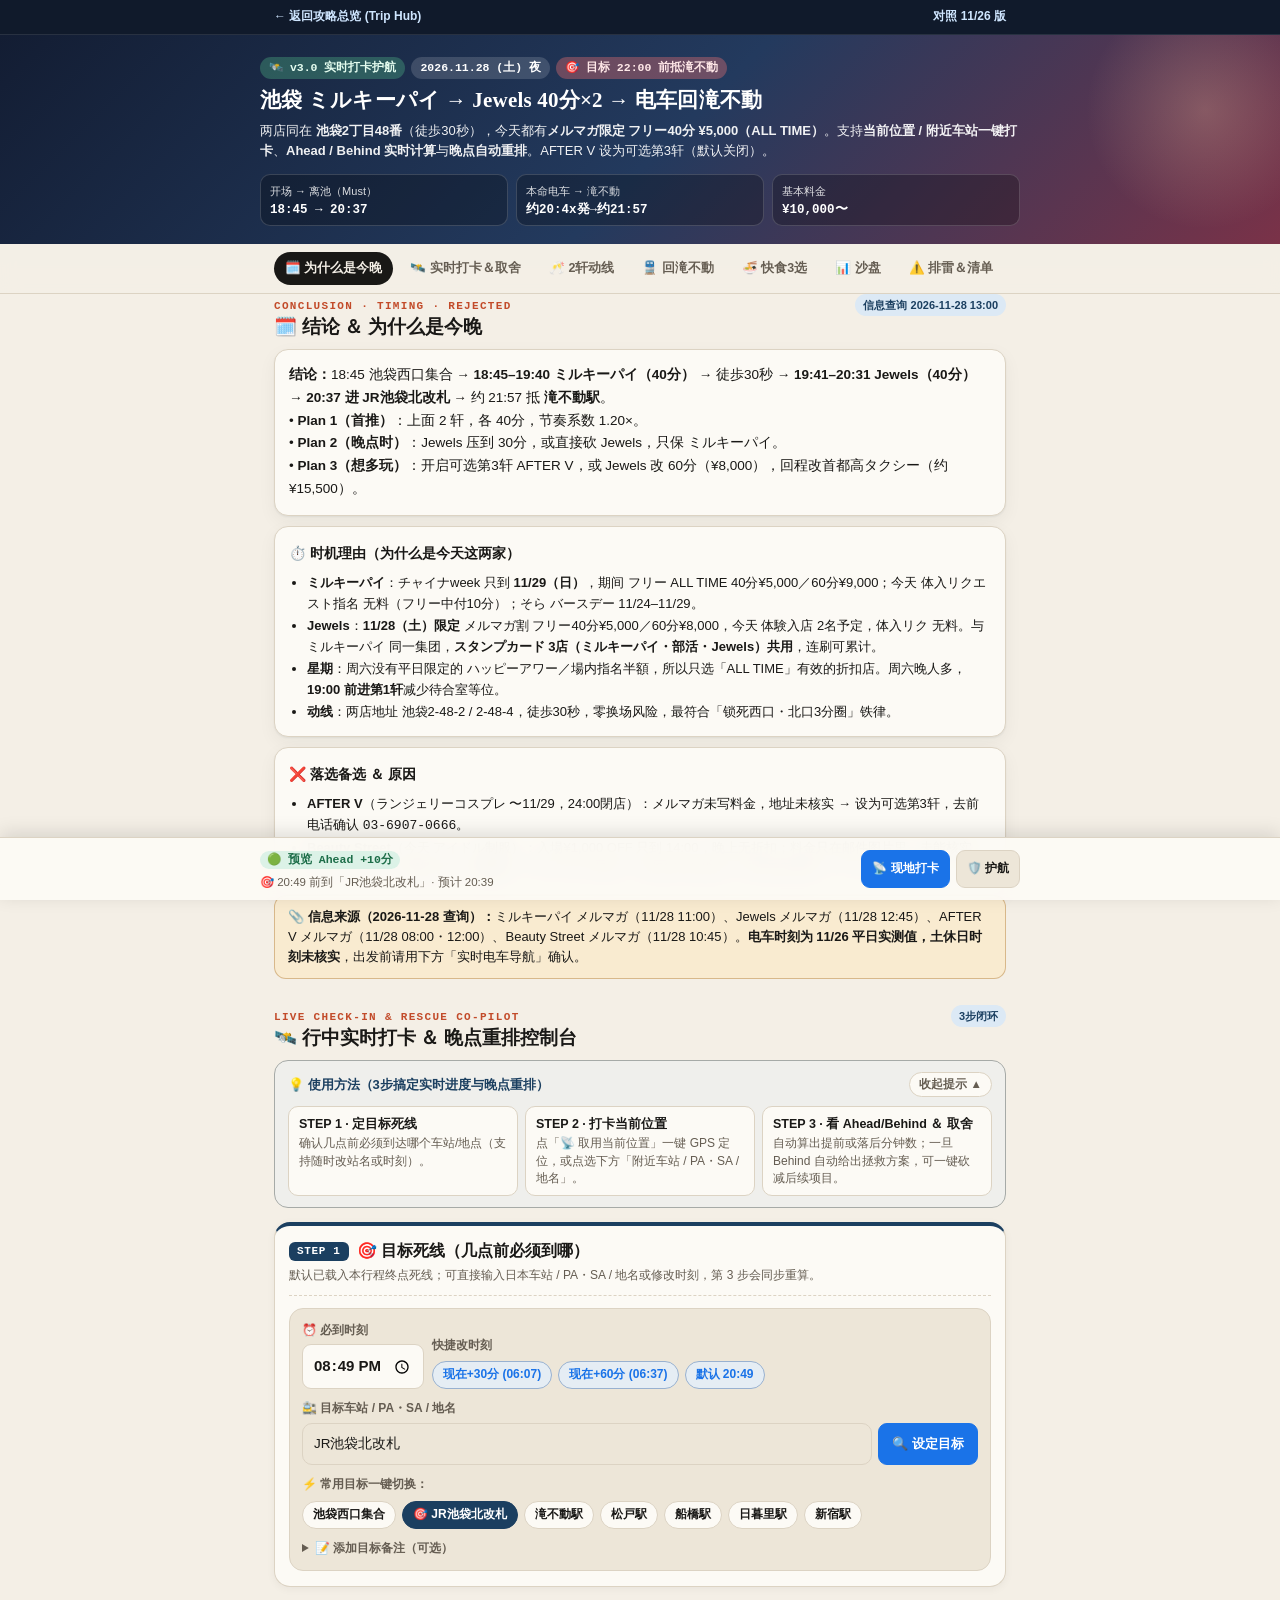
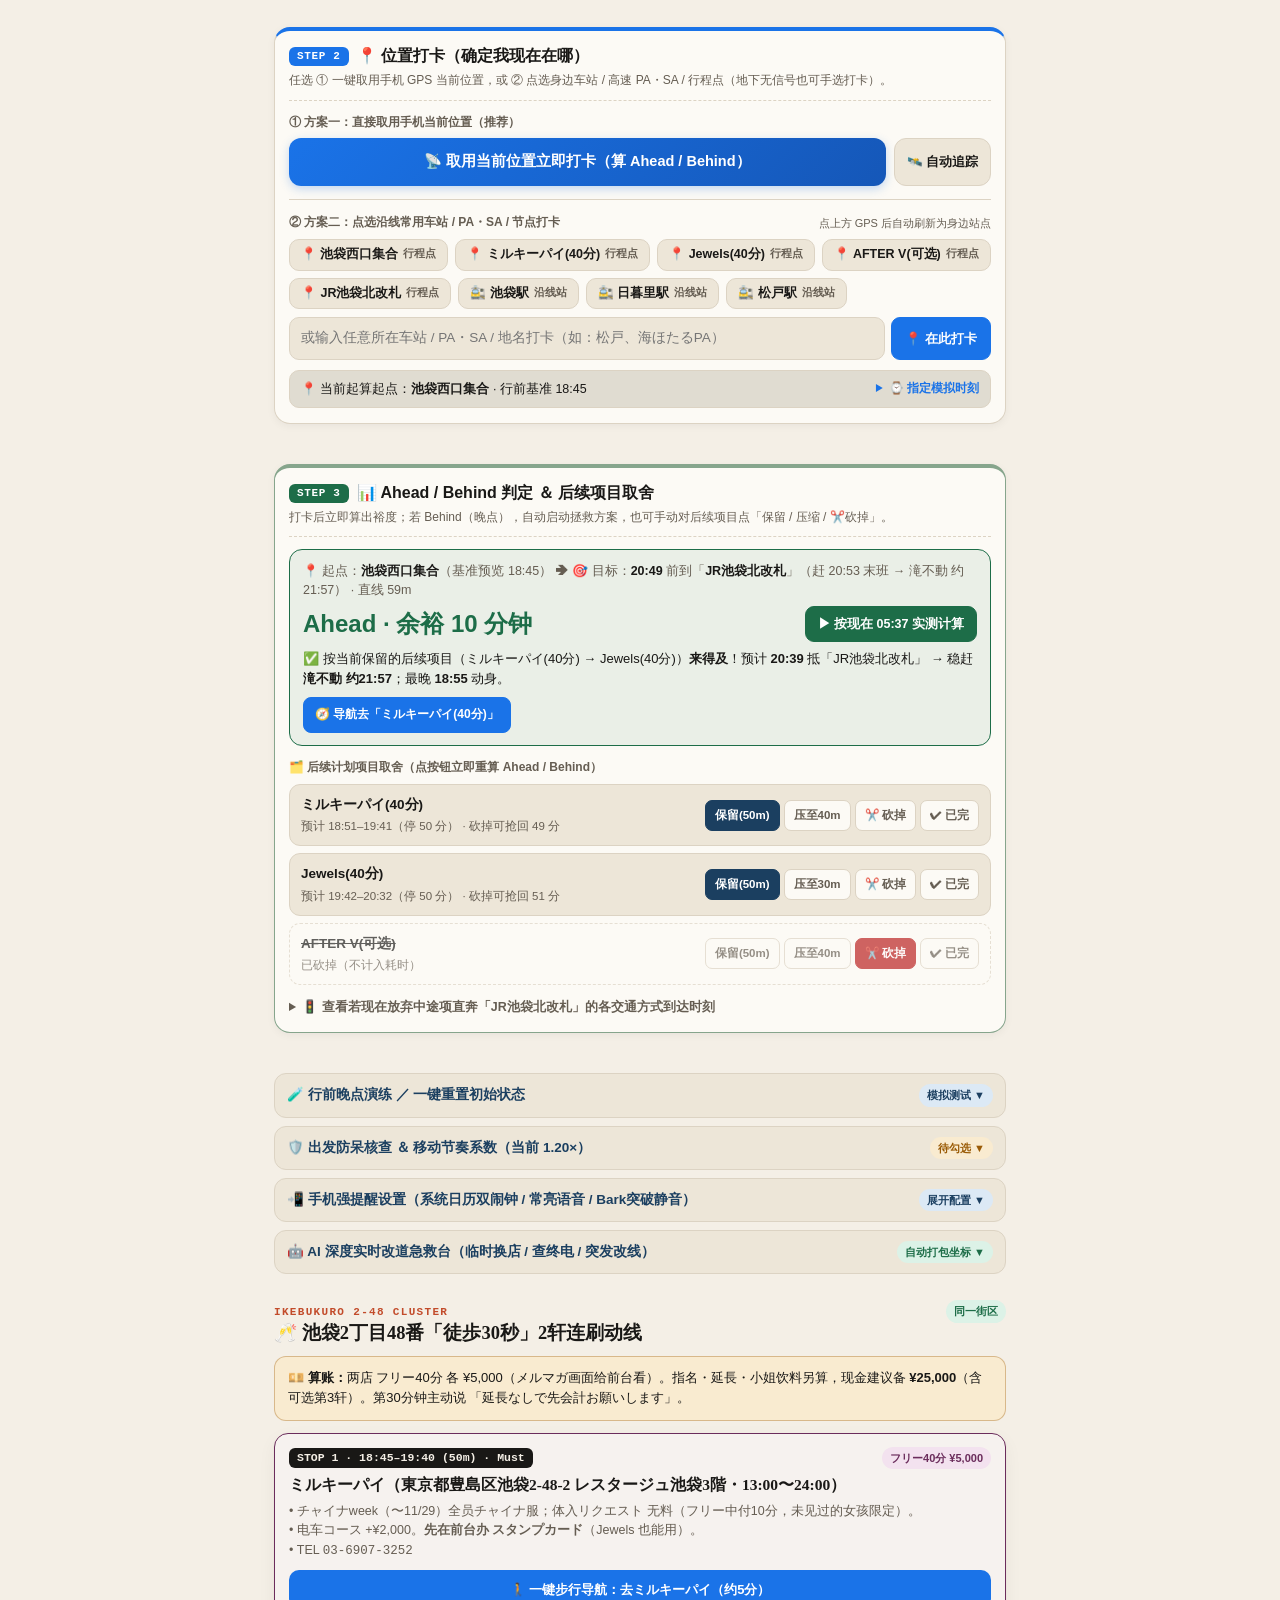
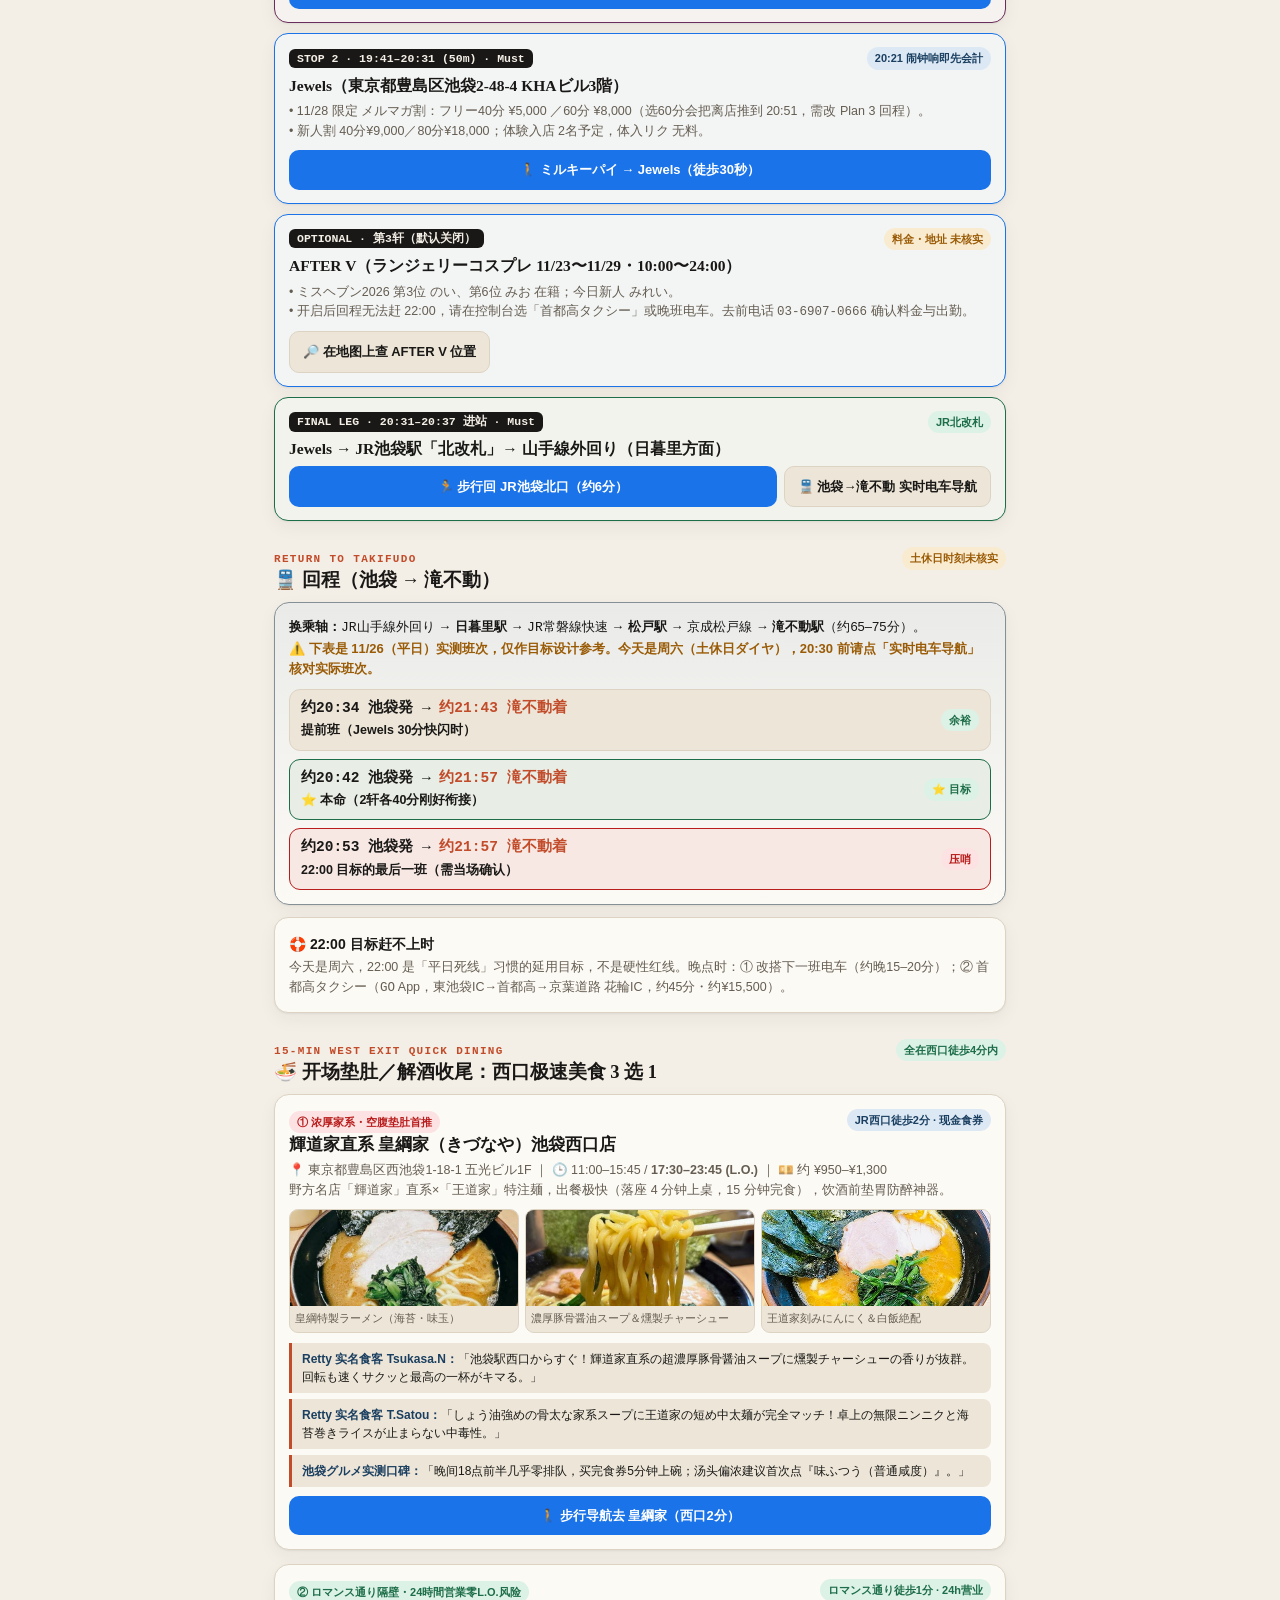
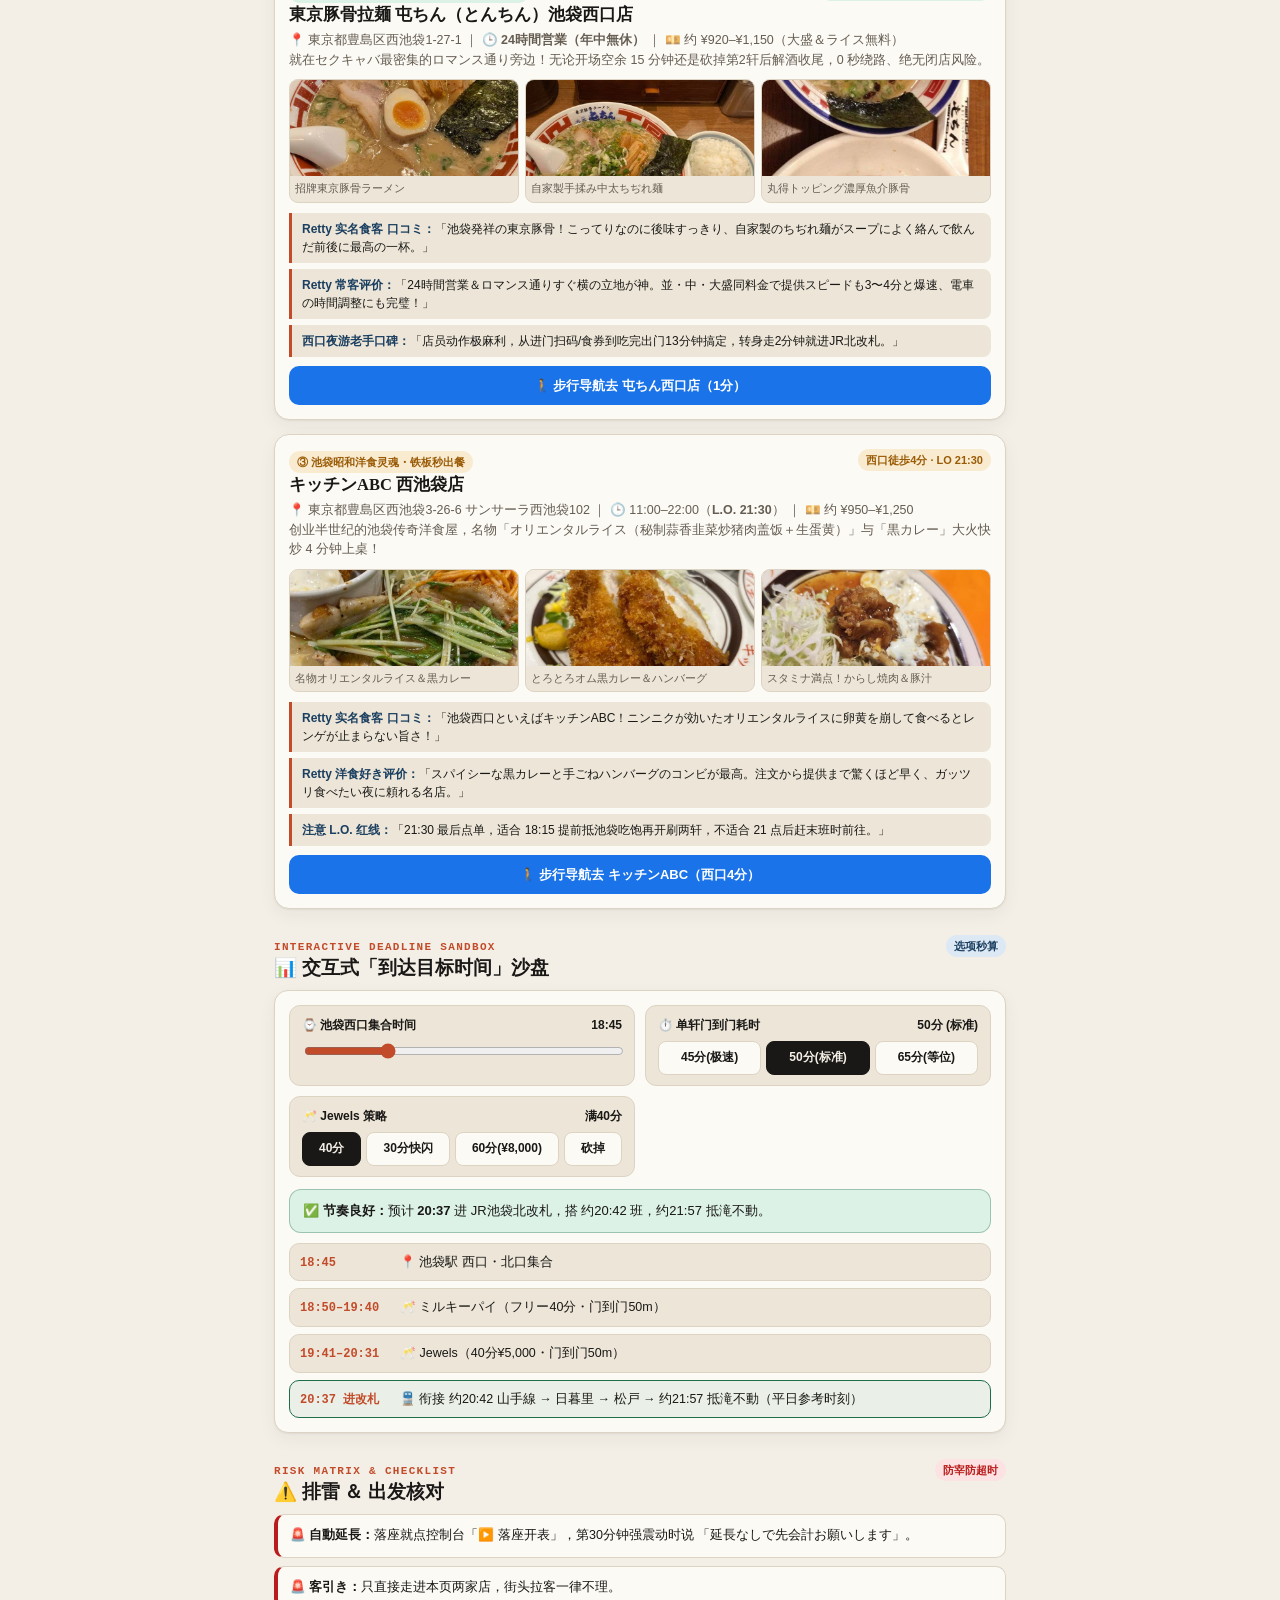
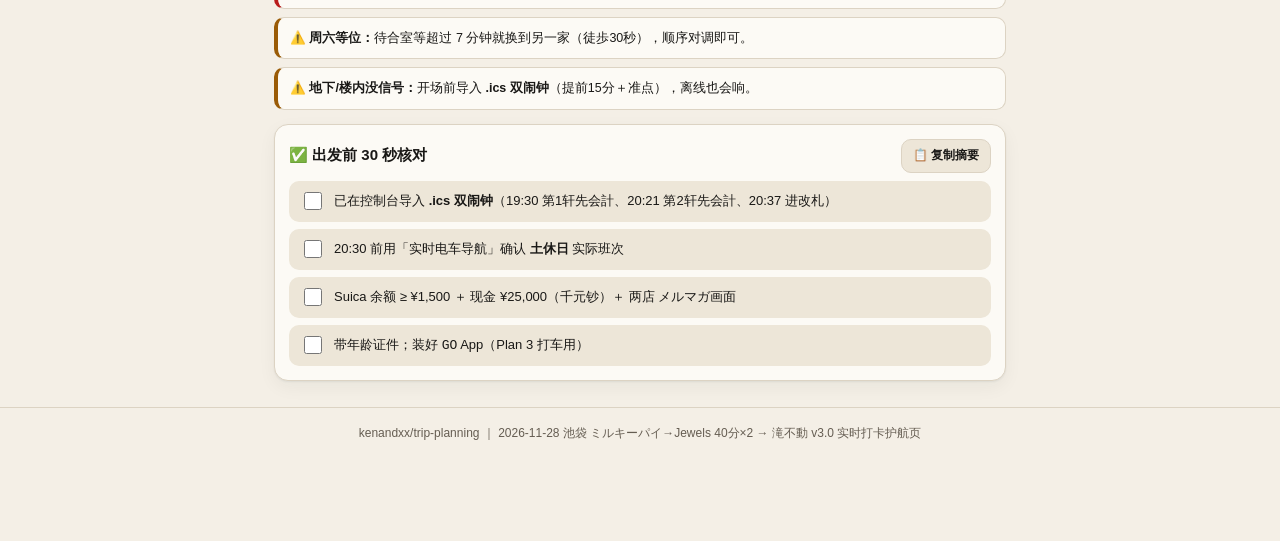
<file: trips/2026-11-28-ikebukuro-night/index.html>
<!doctype html>
<html lang="zh-CN">
<head>
<meta charset="utf-8">
<meta name="viewport" content="width=device-width, initial-scale=1, viewport-fit=cover">
<meta name="robots" content="noindex, nofollow">
<meta name="theme-color" content="#f4efe6" media="(prefers-color-scheme: light)">
<meta name="theme-color" content="#12141a" media="(prefers-color-scheme: dark)">
<title>11/28 周六｜池袋 ミルキーパイ→Jewels 40分×2 → 滝不動</title>
<meta name="description" content="2026年11月28日（周六）v3.0 实时打卡护航：池袋2丁目48番 ミルキーパイ→Jewels（各フリー40分¥5,000）连刷，GPS当前位置打卡、Ahead/Behind实时计算、晚点3套重排，目标22:00前抵滝不動。">
<meta property="og:type" content="website">
<meta property="og:url" content="https://kenandxx.github.io/trip-planning/trips/2026-11-28-ikebukuro-night/">
<meta property="og:title" content="11/28 周六｜池袋 ミルキーパイ→Jewels 40分×2 → 滝不動">
<meta property="og:description" content="GPS打卡＋Ahead/Behind＋晚点重排（砍Jewels / 30分快闪 / 首都高タクシー）。">
<meta property="og:image" content="https://kenandxx.github.io/trip-planning/trips/2026-11-28-ikebukuro-night/og-cover.png?v=1128v1">
<link rel="manifest" href="manifest.webmanifest">
<link rel="apple-touch-icon" href="../../copilot/icon-192.png">
<link rel="stylesheet" href="../../copilot/trip-copilot.css?v=3.0">
<style>
:root{
  --paper:#f4efe6; --card:#fcfaf5; --card2:#ede6d8; --ink:#191816; --soft:#655d52; --line:#dcd3c3;
  --accent:#c24b2a; --accent-soft:#f7e1d8; --indigo:#1b3f60; --indigo-soft:#dce9f5;
  --plum:#6b2d5c; --plum-soft:#f3e2ef;
  --nav:#1a73e8; --nav-dark:#1558b0;
  --ok:#1d6d48; --ok-bg:#dcf2e7; --warn:#9a5b06; --warn-bg:#f9ebd0; --err:#b91c1c; --err-bg:#fce2e2;
  --shadow:0 1px 2px rgba(20,30,45,.06),0 6px 18px rgba(20,30,45,.05);
  --serif:"Noto Serif CJK SC","Songti SC","STSong",Georgia,serif;
  --sans:-apple-system,BlinkMacSystemFont,"PingFang SC","Noto Sans CJK SC","Hiragino Sans GB","Microsoft YaHei",sans-serif;
  --mono:ui-monospace,"SF Mono",Menlo,Consolas,monospace;
}
@media (prefers-color-scheme:dark){
  :root{
    --paper:#12141a; --card:#1b1e26; --card2:#252934; --ink:#ede8df; --soft:#a39d93; --line:#323744;
    --accent:#ee7b54; --accent-soft:#3a241d; --indigo:#86bfe0; --indigo-soft:#1b2e40;
    --plum:#e091cb; --plum-soft:#331d2e;
    --nav:#4c92f4; --nav-dark:#2f74d0;
    --ok:#52b788; --ok-bg:#183226; --warn:#eab856; --warn-bg:#382a12; --err:#f27474; --err-bg:#3b1c1e;
    --shadow:0 2px 12px rgba(0,0,0,.42);
  }
}
*{box-sizing:border-box}
html{scroll-behavior:smooth;-webkit-text-size-adjust:100%}
body{margin:0;background:var(--paper);color:var(--ink);font:15px/1.65 var(--sans);overflow-x:hidden;-webkit-font-smoothing:antialiased}
a{color:var(--accent);text-decoration:none}
button{font:inherit;color:inherit;cursor:pointer}
img{display:block;max-width:100%}
.wx-thumb{position:absolute;width:1px;height:1px;opacity:0;pointer-events:none}
.wrap{max-width:760px;margin:0 auto;padding:0 14px}

/* Hub strip */
.hub-bar{background:#101a2b;color:rgba(255,255,255,.9);font-size:12px;border-bottom:1px solid rgba(255,255,255,.1)}
.hub-bar .wrap{display:flex;align-items:center;justify-content:space-between;gap:8px;padding:7px 14px;flex-wrap:wrap}
.hub-bar a{color:#cfe6ff;font-weight:600}
.hub-links{display:flex;gap:10px;align-items:center;flex-wrap:wrap}

/* Hero */
.hero{background:linear-gradient(135deg,#131d33 0%,#233a5e 52%,#7a3248 100%);color:#fff;padding:22px 16px 18px;position:relative;overflow:hidden}
.hero::after{content:"";position:absolute;right:-45px;top:-45px;width:240px;height:240px;border-radius:50%;background:radial-gradient(circle,rgba(255,205,165,.24),transparent 70%);pointer-events:none}
.hero .wrap{position:relative;z-index:1;padding:0}
.kicker{font:600 11.5px/1.2 var(--mono);display:flex;flex-wrap:wrap;gap:6px;margin-bottom:8px}
.kicker span{background:rgba(255,255,255,.15);padding:4px 9px;border-radius:99px}
.kicker span.ok{background:rgba(82,183,136,.35);color:#e4fcef}
.kicker span.hot{background:rgba(240,113,113,.36);color:#ffe8e8}
.hero h1{margin:0;font:600 21px/1.32 var(--serif);letter-spacing:.01em}
.hero .sub{margin:7px 0 0;font-size:13px;opacity:.93;line-height:1.55}
.hero-stats{display:grid;grid-template-columns:repeat(3,1fr);gap:8px;margin-top:12px}
.hstat{background:rgba(0,0,0,.26);border:1px solid rgba(255,255,255,.16);border-radius:10px;padding:7px 9px;min-width:0}
.hstat .l{font-size:11px;opacity:.84}
.hstat .v{font:700 12.5px/1.3 var(--mono);margin-top:2px}

/* Sticky Nav */
nav{position:sticky;top:0;z-index:30;background:var(--paper);background:color-mix(in srgb,var(--paper) 92%,transparent);backdrop-filter:blur(10px);-webkit-backdrop-filter:blur(10px);border-bottom:1px solid var(--line)}
nav .wrap{display:flex;gap:6px;overflow-x:auto;padding:8px 14px;scrollbar-width:none}
nav .wrap::-webkit-scrollbar{display:none}
nav a{flex:none;font-size:12.5px;font-weight:700;color:var(--soft);padding:6px 11px;border-radius:99px;white-space:nowrap}
nav a.on{background:var(--ink);color:var(--paper)}

main{padding:16px 0 44px}
section{margin-bottom:26px;scroll-margin-top:58px}
.sec-head{display:flex;align-items:baseline;justify-content:space-between;gap:8px;margin:0 0 10px;flex-wrap:wrap}
.sec-k{font:700 11px/1 var(--mono);letter-spacing:.12em;color:var(--accent);text-transform:uppercase}
h2{margin:3px 0 0;font:600 18.5px/1.3 var(--serif)}
.card{background:var(--card);border:1px solid var(--line);border-radius:14px;padding:14px;box-shadow:var(--shadow)}
.card+.card{margin-top:10px}

.tag{display:inline-block;font-size:11px;font-weight:700;padding:2px 8px;border-radius:99px;white-space:nowrap}
.tag.ok{background:var(--ok-bg);color:var(--ok)}
.tag.warn{background:var(--warn-bg);color:var(--warn)}
.tag.err{background:var(--err-bg);color:var(--err)}
.tag.blue{background:var(--indigo-soft);color:var(--indigo)}
.tag.plum{background:var(--plum-soft);color:var(--plum)}

.alert{border-radius:12px;padding:11px 13px;font-size:13px;border:1px solid;line-height:1.55}
.alert.err{background:var(--err-bg);border-color:color-mix(in srgb,var(--err) 35%,transparent)}
.alert.ok{background:var(--ok-bg);border-color:color-mix(in srgb,var(--ok) 35%,transparent)}
.alert.warn{background:var(--warn-bg);border-color:color-mix(in srgb,var(--warn) 35%,transparent)}
.alert ul{margin:6px 0 0;padding-left:18px}
.alert li{margin:4px 0}

/* Venue Cluster & Custom Input */
.scenic-strip{display:grid;grid-template-columns:repeat(3,1fr);gap:7px;margin-bottom:12px}
.scenic-strip figure{margin:0;border-radius:11px;overflow:hidden;border:1px solid var(--line);background:var(--card2);position:relative}
.scenic-strip img{width:100%;height:96px;object-fit:cover}
.scenic-strip figcaption{font-size:10.5px;padding:4px 6px;color:var(--soft);white-space:nowrap;overflow:hidden;text-overflow:ellipsis}

.venue-binder{background:var(--card2);border:1px solid var(--line);border-radius:12px;padding:11px 12px;margin-bottom:12px}
.vb-grid{display:grid;grid-template-columns:1fr;gap:8px;margin-top:7px}
@media(min-width:560px){.vb-grid{grid-template-columns:1fr 1fr}}
.vb-field label{display:block;font-size:11.5px;font-weight:700;color:var(--soft);margin-bottom:3px}
.vb-field input{width:100%;padding:8px 10px;border-radius:9px;border:1px solid var(--line);background:var(--card);color:var(--ink);font-size:13px}

.nav-card{background:var(--card);border:1.5px solid var(--line);border-radius:14px;padding:13px 14px;margin-bottom:10px;box-shadow:var(--shadow)}
.nav-card.s1{border-color:var(--plum);background:color-mix(in srgb,var(--plum) 4%,var(--card))}
.nav-card.s2{border-color:var(--nav);background:color-mix(in srgb,var(--nav) 4%,var(--card))}
.nav-card.rail{border-color:var(--ok);background:color-mix(in srgb,var(--ok) 5%,var(--card))}
.nav-top{display:flex;align-items:center;justify-content:space-between;flex-wrap:wrap;gap:6px;margin-bottom:6px}
.leg-num{font:700 11.5px/1 var(--mono);background:var(--ink);color:var(--paper);padding:4px 8px;border-radius:6px}
.nav-title{font:700 15.5px/1.35 var(--serif);margin:2px 0 6px}
.nav-meta{font-size:12.5px;color:var(--soft);line-height:1.55;margin-bottom:9px}
.nav-btns{display:flex;flex-wrap:wrap;gap:7px}
.gmap-btn{display:inline-flex;align-items:center;justify-content:center;gap:6px;background:var(--nav);color:#fff !important;font-weight:700;font-size:13px;padding:9px 13px;border-radius:10px;border:none;flex:1 1 190px;text-align:center}
.gmap-btn.sec{background:var(--card2);color:var(--ink) !important;border:1px solid var(--line);flex:0 1 auto}

/* Train Timetable */
.rail-card{background:linear-gradient(180deg,color-mix(in srgb,var(--indigo) 8%,var(--card)),var(--card));border:1.5px solid color-mix(in srgb,var(--indigo) 45%,var(--line));border-radius:15px;padding:14px;margin-bottom:12px;box-shadow:var(--shadow)}
.train-list{display:grid;gap:8px;margin-top:10px}
.trow{display:grid;grid-template-columns:1fr auto;gap:8px;align-items:center;background:var(--card2);border:1px solid var(--line);border-radius:11px;padding:9px 11px;font-size:12.5px}
.trow.gold{border:1.5px solid var(--ok);background:color-mix(in srgb,var(--ok) 9%,var(--card))}
.trow.last{border:1.5px solid var(--err);background:color-mix(in srgb,var(--err) 8%,var(--card))}
.ttime{font:800 14.5px/1.25 var(--mono);color:var(--ink)}
.ttime span{color:var(--accent)}
.tname{font-weight:700;font-size:12.5px;margin-top:3px}
.tnote{font-size:11.5px;color:var(--soft);margin-top:2px;line-height:1.45}
.tbadge{text-align:right;display:flex;flex-direction:column;align-items:flex-end;gap:4px}
.tdur{font:700 11.5px/1 var(--mono);color:var(--indigo)}

/* Restaurants */
.rest-card{background:var(--card);border:1.5px solid var(--line);border-radius:15px;padding:14px;margin-bottom:14px;box-shadow:var(--shadow)}
.rest-head{display:flex;justify-content:space-between;align-items:flex-start;gap:8px;flex-wrap:wrap;margin-bottom:6px}
.rest-title{margin:0;font:700 16.5px/1.32 var(--serif)}
.rest-info{font-size:12.5px;color:var(--soft);margin-bottom:9px;line-height:1.55}
.photo-grid{display:grid;grid-template-columns:repeat(3,1fr);gap:6px;margin-bottom:10px}
.photo-grid figure{margin:0;border-radius:9px;overflow:hidden;border:1px solid var(--line);background:var(--card2)}
.photo-grid img{width:100%;height:96px;object-fit:cover}
.photo-grid figcaption{font-size:10.5px;padding:4px 5px;color:var(--soft);white-space:nowrap;overflow:hidden;text-overflow:ellipsis}
.rev-list{display:grid;gap:6px;margin:9px 0}
.rev{background:var(--card2);border-left:3px solid var(--accent);border-radius:0 8px 8px 0;padding:7px 10px;font-size:12px;line-height:1.5}
.rev b{color:var(--indigo)}

/* Interactive Sandbox Simulator */
.sim-controls{display:grid;grid-template-columns:1fr;gap:10px;margin-bottom:12px}
@media(min-width:560px){.sim-controls{grid-template-columns:1fr 1fr}}
.sim-box{background:var(--card2);border:1px solid var(--line);border-radius:11px;padding:10px 12px}
.sim-box label{display:flex;justify-content:space-between;font-size:12px;font-weight:700;margin-bottom:5px}
.sim-box input[type="range"]{width:100%;accent-color:var(--accent)}
.seg-row{display:flex;gap:5px;flex-wrap:wrap}
.seg-btn{flex:1 1 auto;padding:6px 8px;border-radius:8px;border:1px solid var(--line);background:var(--card);font-size:12px;font-weight:700;text-align:center}
.seg-btn.on{background:var(--ink);color:var(--paper);border-color:var(--ink)}
.tl-list{display:grid;gap:7px;margin-top:10px}
.tl-row{display:grid;grid-template-columns:92px 1fr;gap:8px;align-items:baseline;padding:8px 10px;border-radius:10px;background:var(--card2);border:1px solid var(--line);font-size:12.5px}
.tl-row code{font:700 12px/1.2 var(--mono);color:var(--accent)}
.tl-row.crit{border-color:var(--ok);background:color-mix(in srgb,var(--ok) 8%,var(--card))}
.tl-row.over{border-color:var(--err);background:color-mix(in srgb,var(--err) 9%,var(--card))}

/* Risk & Checklist */
.risk-grid{display:grid;gap:8px}
.risk-item{background:var(--card);border:1px solid var(--line);border-left:4px solid var(--warn);border-radius:10px;padding:10px 12px;font-size:12.5px}
.risk-item.red{border-left-color:var(--err)}
.chk-list{display:grid;gap:7px}
.chk-item{display:flex;align-items:flex-start;gap:9px;background:var(--card2);border-radius:10px;padding:9px 11px;font-size:13px;cursor:pointer}
.chk-item input{width:18px;height:18px;margin-top:2px;accent-color:var(--ok);flex:none}

.toast{position:fixed;left:50%;bottom:78px;transform:translateX(-50%) translateY(16px);background:var(--ink);color:var(--paper);padding:9px 16px;border-radius:99px;font-size:12.5px;font-weight:700;max-width:min(90vw,360px);white-space:normal;text-align:center;opacity:0;pointer-events:none;transition:.25s;z-index:120;box-shadow:0 6px 20px rgba(0,0,0,.3)}
.toast.show{opacity:1;transform:translateX(-50%) translateY(0)}
footer{text-align:center;font-size:12px;color:var(--soft);padding:16px 14px 36px;border-top:1px solid var(--line)}
</style>
</head>
<body>
<img class="wx-thumb" src="og-cover.png?v=1128v1" alt="11/28 周六｜池袋 ミルキーパイ→Jewels 40分×2 → 22:00前抵滝不動">

<div class="hub-bar">
  <div class="wrap">
    <a href="../">← 返回攻略总览 (Trip Hub)</a>
    <div class="hub-links">
      <a href="../2026-11-26-ikebukuro-night/">对照 11/26 版</a>
    </div>
  </div>
</div>

<header class="hero">
  <div class="wrap">
    <div class="kicker">
      <span class="ok">🛰️ v3.0 实时打卡护航</span>
      <span>2026.11.28 (土) 夜</span>
      <span class="hot">🎯 目标 22:00 前抵滝不動</span>
    </div>
    <h1>池袋 ミルキーパイ → Jewels 40分×2 → 电车回滝不動</h1>
    <p class="sub">两店同在 <b>池袋2丁目48番</b>（徒歩30秒），今天都有<b>メルマガ限定 フリー40分 ¥5,000（ALL TIME）</b>。支持<b>当前位置 / 附近车站一键打卡</b>、<b>Ahead / Behind 实时计算</b>与<b>晚点自动重排</b>。AFTER V 设为可选第3轩（默认关闭）。</p>
    <div class="hero-stats">
      <div class="hstat">
        <div class="l">开场 → 离池（Must）</div>
        <div class="v">18:45 → 20:37</div>
      </div>
      <div class="hstat">
        <div class="l">本命电车 → 滝不動</div>
        <div class="v">约20:4x発→约21:57</div>
      </div>
      <div class="hstat">
        <div class="l">基本料金</div>
        <div class="v">¥10,000〜</div>
      </div>
    </div>
  </div>
</header>

<nav aria-label="章节导航">
  <div class="wrap">
    <a href="#why" class="on">🗓️ 为什么是今晚</a>
    <a href="#copilot">🛰️ 实时打卡＆取舍</a>
    <a href="#venues">🥂 2轩动线</a>
    <a href="#transit">🚆 回滝不動</a>
    <a href="#food">🍜 快食3选</a>
    <a href="#sim">📊 沙盘</a>
    <a href="#risk">⚠️ 排雷＆清单</a>
  </div>
</nav>

<main class="wrap">
  <section id="why">
    <div class="sec-head">
      <div>
        <div class="sec-k">CONCLUSION · TIMING · REJECTED</div>
        <h2>🗓️ 结论 ＆ 为什么是今晚</h2>
      </div>
      <span class="tag blue">信息查询 2026-11-28 13:00</span>
    </div>
    <div class="card">
      <div style="font-size:13.5px;line-height:1.7">
        <b>结论：</b>18:45 池袋西口集合 → <b>18:45–19:40 ミルキーパイ（40分）</b> → 徒歩30秒 → <b>19:41–20:31 Jewels（40分）</b> → <b>20:37 进 JR池袋北改札</b> → 约 21:57 抵 <b>滝不動駅</b>。<br>
        • <b>Plan 1（首推）</b>：上面 2 轩，各 40分，节奏系数 1.20×。<br>
        • <b>Plan 2（晚点时）</b>：Jewels 压到 30分，或直接砍 Jewels，只保 ミルキーパイ。<br>
        • <b>Plan 3（想多玩）</b>：开启可选第3轩 AFTER V，或 Jewels 改 60分（¥8,000），回程改首都高タクシー（约¥15,500）。
      </div>
    </div>
    <div class="card">
      <b style="font-size:14px">⏱️ 时机理由（为什么是今天这两家）</b>
      <ul style="font-size:13px;line-height:1.65;margin:6px 0 0;padding-left:18px">
        <li><b>ミルキーパイ</b>：チャイナweek 只到 <b>11/29（日）</b>，期间 フリー ALL TIME 40分¥5,000／60分¥9,000；今天 体入リクエスト指名 无料（フリー中付10分）；そら バースデー 11/24–11/29。</li>
        <li><b>Jewels</b>：<b>11/28（土）限定</b> メルマガ割 フリー40分¥5,000／60分¥8,000，今天 体験入店 2名予定，体入リク 无料。与 ミルキーパイ 同一集团，<b>スタンプカード 3店（ミルキーパイ・部活・Jewels）共用</b>，连刷可累计。</li>
        <li><b>星期</b>：周六没有平日限定的 ハッピーアワー／場内指名半額，所以只选「ALL TIME」有效的折扣店。周六晚人多，<b>19:00 前进第1轩</b>减少待合室等位。</li>
        <li><b>动线</b>：两店地址 池袋2-48-2 / 2-48-4，徒歩30秒，零换场风险，最符合「锁死西口・北口3分圈」铁律。</li>
      </ul>
    </div>
    <div class="card">
      <b style="font-size:14px">❌ 落选备选 ＆ 原因</b>
      <ul style="font-size:13px;line-height:1.65;margin:6px 0 0;padding-left:18px">
        <li><b>AFTER V</b>（ランジェリーコスプレ 〜11/29，24:00閉店）：メルマガ未写料金，地址未核实 → 设为可选第3轩，去前电话确认 <code>03-6907-0666</code>。</li>
        <li><b>Beauty Street</b>（今天 アイドル制服）：入場¥1,000 OFF 只到 14:00，晚上无折扣；料金只在邮件图片里，未能核实。</li>
        <li><b>ミルキーパイ「3の付く日」大還元</b>：今天 28 日不适用，本指名没有优惠，所以两店都按フリー排。</li>
      </ul>
    </div>
    <div class="alert warn">
      <b>📎 信息来源（2026-11-28 查询）：</b>ミルキーパイ メルマガ（11/28 11:00）、Jewels メルマガ（11/28 12:45）、AFTER V メルマガ（11/28 08:00・12:00）、Beauty Street メルマガ（11/28 10:45）。<b>电车时刻为 11/26 平日实测值，土休日时刻未核实</b>，出发前请用下方「实时电车导航」确认。
    </div>
  </section>

  <section id="copilot">
    <div class="sec-head">
      <div>
        <div class="sec-k">LIVE CHECK-IN &amp; RESCUE CO-PILOT</div>
        <h2>🛰️ 行中实时打卡 ＆ 晚点重排控制台</h2>
      </div>
      <span class="tag blue">3步闭环</span>
    </div>
    <div id="copilot-mount"></div>
  </section>

  <section id="venues">
    <div class="sec-head">
      <div>
        <div class="sec-k">IKEBUKURO 2-48 CLUSTER</div>
        <h2>🥂 池袋2丁目48番「徒歩30秒」2轩连刷动线</h2>
      </div>
      <span class="tag ok">同一街区</span>
    </div>

    <div class="alert warn" style="margin-bottom:12px">
      <b>💴 算账：</b>两店 フリー40分 各 ¥5,000（メルマガ画面给前台看）。指名・延長・小姐饮料另算，现金建议备 <b>¥25,000</b>（含可选第3轩）。第30分钟主动说 <code>「延長なしで先会計お願いします」</code>。
    </div>

    <div class="nav-card s1">
      <div class="nav-top">
        <span class="leg-num">STOP 1 · 18:45–19:40 (50m) · Must</span>
        <span class="tag plum">フリー40分 ¥5,000</span>
      </div>
      <div class="nav-title">ミルキーパイ（東京都豊島区池袋2-48-2 レスタージュ池袋3階・13:00〜24:00）</div>
      <div class="nav-meta">
        • チャイナweek（〜11/29）全员チャイナ服；体入リクエスト 无料（フリー中付10分，未见过的女孩限定）。<br>
        • 电车コース +¥2,000。<b>先在前台办 スタンプカード</b>（Jewels 也能用）。<br>
        • TEL <code>03-6907-3252</code>
      </div>
      <div class="nav-btns">
        <a class="gmap-btn" href="https://www.google.com/maps/dir/?api=1&destination=%E6%9D%B1%E4%BA%AC%E9%83%BD%E8%B1%8A%E5%B3%B6%E5%8C%BA%E6%B1%A0%E8%A2%8B2-48-2&travelmode=walking" target="_blank" rel="noopener">🚶 一键步行导航：去ミルキーパイ（约5分）</a>
      </div>
    </div>

    <div class="nav-card s2">
      <div class="nav-top">
        <span class="leg-num">STOP 2 · 19:41–20:31 (50m) · Must</span>
        <span class="tag blue">20:21 闹钟响即先会計</span>
      </div>
      <div class="nav-title">Jewels（東京都豊島区池袋2-48-4 KHAビル3階）</div>
      <div class="nav-meta">
        • 11/28 限定 メルマガ割：フリー40分 ¥5,000 ／60分 ¥8,000（选60分会把离店推到 20:51，需改 Plan 3 回程）。<br>
        • 新人割 40分¥9,000／80分¥18,000；体験入店 2名予定，体入リク 无料。
      </div>
      <div class="nav-btns">
        <a class="gmap-btn" href="https://www.google.com/maps/dir/?api=1&origin=%E6%9D%B1%E4%BA%AC%E9%83%BD%E8%B1%8A%E5%B3%B6%E5%8C%BA%E6%B1%A0%E8%A2%8B2-48-2&destination=%E6%9D%B1%E4%BA%AC%E9%83%BD%E8%B1%8A%E5%B3%B6%E5%8C%BA%E6%B1%A0%E8%A2%8B2-48-4&travelmode=walking" target="_blank" rel="noopener">🚶 ミルキーパイ → Jewels（徒歩30秒）</a>
      </div>
    </div>

    <div class="nav-card s2">
      <div class="nav-top">
        <span class="leg-num">OPTIONAL · 第3轩（默认关闭）</span>
        <span class="tag warn">料金・地址 未核实</span>
      </div>
      <div class="nav-title">AFTER V（ランジェリーコスプレ 11/23〜11/29・10:00〜24:00）</div>
      <div class="nav-meta">
        • ミスヘブン2026 第3位 のい、第6位 みお 在籍；今日新人 みれい。<br>
        • 开启后回程无法赶 22:00，请在控制台选「首都高タクシー」或晚班电车。去前电话 <code>03-6907-0666</code> 确认料金与出勤。
      </div>
      <div class="nav-btns">
        <a class="gmap-btn sec" href="https://www.google.com/maps/search/?api=1&query=AFTER+V+%E6%B1%A0%E8%A2%8B" target="_blank" rel="noopener">🔎 在地图上查 AFTER V 位置</a>
      </div>
    </div>

    <div class="nav-card rail">
      <div class="nav-top">
        <span class="leg-num">FINAL LEG · 20:31–20:37 进站 · Must</span>
        <span class="tag ok">JR北改札</span>
      </div>
      <div class="nav-title">Jewels → JR池袋駅「北改札」→ 山手線外回り（日暮里方面）</div>
      <div class="nav-btns">
        <a class="gmap-btn" href="https://www.google.com/maps/dir/?api=1&origin=%E6%9D%B1%E4%BA%AC%E9%83%BD%E8%B1%8A%E5%B3%B6%E5%8C%BA%E6%B1%A0%E8%A2%8B2-48-4&destination=%E6%B1%A0%E8%A2%8B%E9%A7%85%E5%8C%97%E5%8F%A3&travelmode=walking" target="_blank" rel="noopener">🏃 步行回 JR池袋北口（约6分）</a>
        <a class="gmap-btn sec" href="https://www.google.com/maps/dir/?api=1&origin=%E6%B1%A0%E8%A2%8B%E9%A7%85&destination=%E6%BB%9D%E4%B8%8D%E5%8B%95%E9%A7%85&travelmode=transit" target="_blank" rel="noopener">🚆 池袋→滝不動 实时电车导航</a>
      </div>
    </div>
  </section>

  <section id="transit">
    <div class="sec-head">
      <div>
        <div class="sec-k">RETURN TO TAKIFUDO</div>
        <h2>🚆 回程（池袋 → 滝不動）</h2>
      </div>
      <span class="tag warn">土休日时刻未核实</span>
    </div>
    <div class="rail-card">
      <div style="font-size:13px;line-height:1.55">
        <b>换乘轴：</b><code>JR山手線外回り</code> → <b>日暮里駅</b> → <code>JR常磐線快速</code> → <b>松戸駅</b> → <code>京成松戸線</code> → <b>滝不動駅</b>（约65–75分）。<br>
        <b style="color:var(--warn)">⚠️ 下表是 11/26（平日）实测班次，仅作目标设计参考。今天是周六（土休日ダイヤ），20:30 前请点「实时电车导航」核对实际班次。</b>
      </div>
      <div class="train-list">
        <div class="trow">
          <div><div class="ttime">约20:34 池袋発 → <span>约21:43 滝不動着</span></div><div class="tname">提前班（Jewels 30分快闪时）</div></div>
          <div class="tbadge"><span class="tag ok">余裕</span></div>
        </div>
        <div class="trow gold">
          <div><div class="ttime">约20:42 池袋発 → <span>约21:57 滝不動着</span></div><div class="tname">⭐ 本命（2轩各40分刚好衔接）</div></div>
          <div class="tbadge"><span class="tag ok">⭐ 目标</span></div>
        </div>
        <div class="trow last">
          <div><div class="ttime">约20:53 池袋発 → <span>约21:57 滝不動着</span></div><div class="tname">22:00 目标的最后一班（需当场确认）</div></div>
          <div class="tbadge"><span class="tag err">压哨</span></div>
        </div>
      </div>
    </div>
    <div class="card">
      <b style="font-size:14px">🛟 22:00 目标赶不上时</b>
      <div style="font-size:12.5px;color:var(--soft);line-height:1.6">
        今天是周六，22:00 是「平日死线」习惯的延用目标，不是硬性红线。晚点时：① 改搭下一班电车（约晚15–20分）；② 首都高タクシー（<code>GO</code> App，東池袋IC→首都高→京葉道路 花輪IC，约45分・约¥15,500）。
      </div>
    </div>
  </section>

  <section id="food">
    <div class="sec-head">
      <div>
        <div class="sec-k">15-MIN WEST EXIT QUICK DINING</div>
        <h2>🍜 开场垫肚／解酒收尾：西口极速美食 3 选 1</h2>
      </div>
      <span class="tag ok">全在西口徒歩4分内</span>
    </div>

    <!-- Restaurant 1: Kizunaya -->
    <article class="rest-card">
      <div class="rest-head">
        <div>
          <span class="tag err">① 浓厚家系・空腹垫肚首推</span>
          <h3 class="rest-title">輝道家直系 皇綱家（きづなや）池袋西口店</h3>
        </div>
        <span class="tag blue">JR西口徒歩2分 · 现金食券</span>
      </div>
      <div class="rest-info">
        📍 東京都豊島区西池袋1-18-1 五光ビル1F ｜ 🕒 11:00–15:45 / <b>17:30–23:45 (L.O.)</b> ｜ 💴 约 ¥950–¥1,300<br>
        野方名店「輝道家」直系×「王道家」特注麺，出餐极快（落座 4 分钟上桌，15 分钟完食），饮酒前垫胃防醉神器。
      </div>
      <div class="photo-grid">
        <figure><img src="img/kizunaya-1.jpg" alt="皇綱家 特製家系ラーメン"><figcaption>皇綱特製ラーメン（海苔・味玉）</figcaption></figure>
        <figure><img src="img/kizunaya-2.jpg" alt="皇綱家 濃厚豚骨醤油スープ"><figcaption>濃厚豚骨醤油スープ＆燻製チャーシュー</figcaption></figure>
        <figure><img src="img/kizunaya-3.jpg" alt="皇綱家 チャーシュー麺と王道家無限ニンニク"><figcaption>王道家刻みにんにく＆白飯絶配</figcaption></figure>
      </div>
      <div class="rev-list">
        <div class="rev"><b>Retty 实名食客 Tsukasa.N：</b>「池袋駅西口からすぐ！輝道家直系の超濃厚豚骨醤油スープに燻製チャーシューの香りが抜群。回転も速くサクッと最高の一杯がキマる。」</div>
        <div class="rev"><b>Retty 实名食客 T.Satou：</b>「しょう油強めの骨太な家系スープに王道家の短め中太麺が完全マッチ！卓上の無限ニンニクと海苔巻きライスが止まらない中毒性。」</div>
        <div class="rev"><b>池袋グルメ实测口碑：</b>「晚间18点前半几乎零排队，买完食券5分钟上碗；汤头偏浓建议首次点『味ふつう（普通咸度）』。」</div>
      </div>
      <div class="nav-btns">
        <a class="gmap-btn" href="https://www.google.com/maps/dir/?api=1&destination=%E7%9A%87%E7%B6%B1%E5%AE%B6+%E6%B1%A0%E8%A2%8B%E8%A5%BF%E5%8F%A3&travelmode=walking" target="_blank" rel="noopener">🚶 步行导航去 皇綱家（西口2分）</a>
      </div>
    </article>

    <!-- Restaurant 2: Tonchin -->
    <article class="rest-card">
      <div class="rest-head">
        <div>
          <span class="tag ok">② ロマンス通り隔壁・24時間営業零L.O.风险</span>
          <h3 class="rest-title">東京豚骨拉麺 屯ちん（とんちん）池袋西口店</h3>
        </div>
        <span class="tag ok">ロマンス通り徒歩1分 · 24h营业</span>
      </div>
      <div class="rest-info">
        📍 東京都豊島区西池袋1-27-1 ｜ 🕒 <b>24時間営業（年中無休）</b> ｜ 💴 约 ¥920–¥1,150（大盛＆ライス無料）<br>
        就在セクキャバ最密集的ロマンス通り旁边！无论开场空余 15 分钟还是砍掉第2轩后解酒收尾，0 秒绕路、绝无闭店风险。
      </div>
      <div class="photo-grid">
        <figure><img src="img/tonchin-1.jpg" alt="屯ちん 東京豚骨ラーメン"><figcaption>招牌東京豚骨ラーメン</figcaption></figure>
        <figure><img src="img/tonchin-2.jpg" alt="屯ちん 自家製ちぢれ麺"><figcaption>自家製手揉み中太ちぢれ麺</figcaption></figure>
        <figure><img src="img/tonchin-3.jpg" alt="屯ちん 得入り豚骨ラーメン"><figcaption>丸得トッピング濃厚魚介豚骨</figcaption></figure>
      </div>
      <div class="rev-list">
        <div class="rev"><b>Retty 实名食客 口コミ：</b>「池袋発祥の東京豚骨！こってりなのに後味すっきり、自家製のちぢれ麺がスープによく絡んで飲んだ前後に最高の一杯。」</div>
        <div class="rev"><b>Retty 常客评价：</b>「24時間営業＆ロマンス通りすぐ横の立地が神。並・中・大盛同料金で提供スピードも3〜4分と爆速、電車の時間調整にも完璧！」</div>
        <div class="rev"><b>西口夜游老手口碑：</b>「店员动作极麻利，从进门扫码/食券到吃完出门13分钟搞定，转身走2分钟就进JR北改札。」</div>
      </div>
      <div class="nav-btns">
        <a class="gmap-btn" href="https://www.google.com/maps/dir/?api=1&destination=%E5%B1%AF%E3%81%A1%E3%82%93+%E6%B1%A0%E8%A2%8B%E8%A5%BF%E5%8F%A3%E5%BA%97&travelmode=walking" target="_blank" rel="noopener">🚶 步行导航去 屯ちん西口店（1分）</a>
      </div>
    </article>

    <!-- Restaurant 3: Kitchen ABC -->
    <article class="rest-card">
      <div class="rest-head">
        <div>
          <span class="tag warn">③ 池袋昭和洋食灵魂・铁板秒出餐</span>
          <h3 class="rest-title">キッチンABC 西池袋店</h3>
        </div>
        <span class="tag warn">西口徒歩4分 · LO 21:30</span>
      </div>
      <div class="rest-info">
        📍 東京都豊島区西池袋3-26-6 サンサーラ西池袋102 ｜ 🕒 11:00–22:00（<b>L.O. 21:30</b>） ｜ 💴 约 ¥950–¥1,250<br>
        创业半世纪的池袋传奇洋食屋，名物「オリエンタルライス（秘制蒜香韭菜炒猪肉盖饭＋生蛋黄）」与「黒カレー」大火快炒 4 分钟上桌！
      </div>
      <div class="photo-grid">
        <figure><img src="img/abc-1.jpg" alt="キッチンABC オリエンタルライス＆黒カレー"><figcaption>名物オリエンタルライス＆黒カレー</figcaption></figure>
        <figure><img src="img/abc-2.jpg" alt="キッチンABC オムカレーセット"><figcaption>とろとろオム黒カレー＆ハンバーグ</figcaption></figure>
        <figure><img src="img/abc-3.jpg" alt="キッチンABC からし焼肉定食"><figcaption>スタミナ満点！からし焼肉＆豚汁</figcaption></figure>
      </div>
      <div class="rev-list">
        <div class="rev"><b>Retty 实名食客 口コミ：</b>「池袋西口といえばキッチンABC！ニンニクが効いたオリエンタルライスに卵黄を崩して食べるとレンゲが止まらない旨さ！」</div>
        <div class="rev"><b>Retty 洋食好き评价：</b>「スパイシーな黒カレーと手ごねハンバーグのコンビが最高。注文から提供まで驚くほど早く、ガッツリ食べたい夜に頼れる名店。」</div>
        <div class="rev"><b>注意 L.O. 红线：</b>「21:30 最后点单，适合 18:15 提前抵池袋吃饱再开刷两轩，不适合 21 点后赶末班时前往。」</div>
      </div>
      <div class="nav-btns">
        <a class="gmap-btn" href="https://www.google.com/maps/dir/?api=1&destination=%E3%82%AD%E3%83%83%E3%83%81%E3%83%B3ABC+%E8%A5%BF%E6%B1%A0%E8%A2%8B%E5%BA%97&travelmode=walking" target="_blank" rel="noopener">🚶 步行导航去 キッチンABC（西口4分）</a>
      </div>
    </article>
  </section>

  <!-- SECTION 4: INTERACTIVE TIMELINE SANDBOX -->

  <section id="sim">
    <div class="sec-head">
      <div>
        <div class="sec-k">INTERACTIVE DEADLINE SANDBOX</div>
        <h2>📊 交互式「到达目标时间」沙盘</h2>
      </div>
      <span class="tag blue">选项秒算</span>
    </div>
    <div class="card">
      <div class="sim-controls">
        <div class="sim-box">
          <label><span>⌚ 池袋西口集合时间</span><b id="sb-start-lbl">18:45</b></label>
          <input type="range" id="sb-start" min="1110" max="1170" step="5" value="1125">
        </div>
        <div class="sim-box">
          <label><span>⏱️ 单轩门到门耗时</span><b id="sb-stay-lbl">50分 (标准)</b></label>
          <div class="seg-row" id="sb-stay-seg">
            <button type="button" class="seg-btn" data-stay="45">45分(极速)</button>
            <button type="button" class="seg-btn on" data-stay="50">50分(标准)</button>
            <button type="button" class="seg-btn" data-stay="65">65分(等位)</button>
          </div>
        </div>
        <div class="sim-box">
          <label><span>🥂 Jewels 策略</span><b id="sb-s2-lbl">满40分</b></label>
          <div class="seg-row" id="sb-s2-seg">
            <button type="button" class="seg-btn on" data-s2="full">40分</button>
            <button type="button" class="seg-btn" data-s2="short">30分快闪</button>
            <button type="button" class="seg-btn" data-s2="long">60分(¥8,000)</button>
            <button type="button" class="seg-btn" data-s2="cut">砍掉</button>
          </div>
        </div>
      </div>
      <div class="alert ok" id="sb-verdict">正在计算…</div>
      <div class="tl-list" id="sb-timeline"></div>
    </div>
  </section>

  <section id="risk">
    <div class="sec-head">
      <div>
        <div class="sec-k">RISK MATRIX &amp; CHECKLIST</div>
        <h2>⚠️ 排雷 ＆ 出发核对</h2>
      </div>
      <span class="tag err">防宰防超时</span>
    </div>
    <div class="risk-grid" style="margin-bottom:14px">
      <div class="risk-item red"><b>🚨 自動延長：</b>落座就点控制台「▶️ 落座开表」，第30分钟强震动时说 <code>「延長なしで先会計お願いします」</code>。</div>
      <div class="risk-item red"><b>🚨 客引き：</b>只直接走进本页两家店，街头拉客一律不理。</div>
      <div class="risk-item"><b>⚠️ 周六等位：</b>待合室等超过 7 分钟就换到另一家（徒歩30秒），顺序对调即可。</div>
      <div class="risk-item"><b>⚠️ 地下/楼内没信号：</b>开场前导入 <b>.ics 双闹钟</b>（提前15分＋准点），离线也会响。</div>
    </div>
    <div class="card" id="prep">
      <div style="display:flex;justify-content:space-between;align-items:center;gap:8px;flex-wrap:wrap;margin-bottom:8px">
        <b style="font-size:15px">✅ 出发前 30 秒核对</b>
        <button type="button" class="gmap-btn sec" id="copy-wx-summary" style="padding:6px 11px;font-size:12px">📋 复制摘要</button>
      </div>
      <div class="chk-list">
        <label class="chk-item"><input type="checkbox" data-chk="c1"><span>已在控制台导入 <b>.ics 双闹钟</b>（19:30 第1轩先会計、20:21 第2轩先会計、20:37 进改札）</span></label>
        <label class="chk-item"><input type="checkbox" data-chk="c2"><span>20:30 前用「实时电车导航」确认 <b>土休日</b> 实际班次</span></label>
        <label class="chk-item"><input type="checkbox" data-chk="c3"><span>Suica 余额 ≥ ¥1,500 ＋ 现金 ¥25,000（千元钞）＋ 两店 メルマガ画面</span></label>
        <label class="chk-item"><input type="checkbox" data-chk="c4"><span>带年龄证件；装好 <code>GO</code> App（Plan 3 打车用）</span></label>
      </div>
    </div>
  </section>
</main>

<footer>
  <div>kenandxx/trip-planning ｜ 2026-11-28 池袋 ミルキーパイ→Jewels 40分×2 → 滝不動 v3.0 实时打卡护航页</div>
</footer>

<div class="toast" id="toast">已更新！</div>

<script src="../../copilot/trip-copilot.js?v=3.0"></script>
<script>
(function () {
  'use strict';
  const fmt = m => {
    const x = ((Math.round(m) % 1440) + 1440) % 1440;
    return String(Math.floor(x / 60)).padStart(2, '0') + ':' + String(x % 60).padStart(2, '0');
  };
  const showToast = msg => {
    const el = document.getElementById('toast');
    if (!el) return;
    el.textContent = msg;
    el.classList.add('show');
    clearTimeout(showToast._t);
    showToast._t = setTimeout(() => el.classList.remove('show'), 2800);
  };

  const copilot = window.TripCopilot.init({
    tripId: '2026-11-28-ikebukuro-night',
    date: '2026-11-28',
    title: '11/28 池袋 ミルキーパイ→Jewels 40分×2 → 滝不動',
    mode: 'transit',
    mountSelector: '#copilot-mount',
    swPath: '../../sw.js',
    defaultDepMin: 1125, // 18:45 池袋西口集合
    defaultPaceFactor: 1.2,
    gateLabels: {
      readyTitle: '✅ 开场核查已就位（Suica＋メルマガ画面＋先会計快撤）',
      lockedTitle: '🛑 开场前核查 2 项（Suica余额＋メルマガ画面）',
      lock1Title: '① 只进本页两家店 ＋ 不理客引き ＋ Suica余额≥¥1,500：',
      lock2Title: '② 入店声明「40分延長なし」＋ 第30分钟先会計：',
      paceTitle: '③ 节奏系数（规则默认 1.20×，周六人多可切 1.35×）',
      icsPreflightTitle: '确认Suica余额＋メルマガ画面＋先会計快撤'
    },
    tollReminder: '两店同在池袋2丁目48番（徒歩30秒）。<span class="danger-inline">街头客引き一律不理，被缠住会直接吃掉回程缓冲！</span>',
    etcCashReminder: '1セット40分实际含受付＋结账约<b>50分钟</b>！第30分钟用千元现金先会計，到点秒撤。',
    pacePresets: [
      [1.0, '1.00× 熟路快步', '零绕路'],
      [1.2, '1.20× 规则默认(推荐)', '真实生活缓冲'],
      [1.35, '1.35× 周六人多/微醺', '大缓冲']
    ],
    bumpPresets: [
      [10, '待合室等位 +10分', '⏳ 等位 +10m'],
      [20, '加钟延长20分 +20分', '🥂 加钟 +20m'],
      [8, '结账/等电梯慢 +8分', '🧾 结账慢 +8m'],
      [-5, '先会計秒撤追回 5分', '⚡ 快撤 -5m']
    ],
    guardListTitle: '🍜 顺路快食＆门店时段排雷：',
    modalTrapWarn: '⚠️ 警告：继续按原计划会赶不上 22:00 目标班次！请在下方方案中拍板。',
    planAName: '🛡️ 方案一（首推）：砍掉 Jewels，从容搭电车',
    planBName: '⚡ 方案二：Jewels 改30分快闪＋先会計，冲最后一班',
    nodes: [
      { id: 'origin', role: 'origin', name: '池袋駅 西口・北口（集合）', shortName: '池袋西口集合', stayMin: 0,
        lat: 35.7316, lng: 139.7105,
        navUrl: 'https://www.google.com/maps/dir/?api=1&destination=%E6%B1%A0%E8%A2%8B%E9%A7%85%E8%A5%BF%E5%8F%A3&travelmode=transit',
        navLabel: '导航至池袋西口' },
      { id: 'shop1', role: 'meal', name: 'ミルキーパイ（池袋2-48-2・フリー40分¥5,000）', shortName: 'ミルキーパイ(40分)',
        driveMin: 5, stayMin: 50, minStayMin: 40, lat: 35.7347, lng: 139.7079,
        navUrl: 'https://www.google.com/maps/dir/?api=1&destination=%E6%9D%B1%E4%BA%AC%E9%83%BD%E8%B1%8A%E5%B3%B6%E5%8C%BA%E6%B1%A0%E8%A2%8B2-48-2&travelmode=walking',
        navLabel: '步行去ミルキーパイ' },
      { id: 'shop2', role: 'core', enabledByDefault: true, name: 'Jewels（池袋2-48-4・フリー40分¥5,000）', shortName: 'Jewels(40分)',
        driveMin: 1, stayMin: 50, minStayMin: 30, lat: 35.7348, lng: 139.7077,
        navUrl: 'https://www.google.com/maps/dir/?api=1&destination=%E6%9D%B1%E4%BA%AC%E9%83%BD%E8%B1%8A%E5%B3%B6%E5%8C%BA%E6%B1%A0%E8%A2%8B2-48-4&travelmode=walking',
        navLabel: '步行去Jewels(30秒)' },
      { id: 'shop3', role: 'optional', enabledByDefault: false, name: 'AFTER V（可选・料金/地址未核实）', shortName: 'AFTER V(可选)',
        driveMin: 8, stayMin: 50, minStayMin: 40, lat: 35.7300, lng: 139.7100,
        navUrl: 'https://www.google.com/maps/search/?api=1&query=AFTER+V+%E6%B1%A0%E8%A2%8B',
        navLabel: '在地图上查 AFTER V' },
      { id: 'jr_ike', role: 'destination', name: 'JR池袋駅 北改札（山手線外回り → 日暮里 → 松戸 → 滝不動）', shortName: 'JR池袋北改札',
        driveMin: 6, stayMin: 0, lat: 35.7318, lng: 139.7111,
        navUrl: 'https://www.google.com/maps/dir/?api=1&origin=%E6%B1%A0%E8%A2%8B%E9%A7%85&destination=%E6%BB%9D%E4%B8%8D%E5%8B%95%E9%A7%85&travelmode=transit',
        navLabel: '开启池袋→滝不動电车乘换' },
      { id: 'takifudo', role: 'after', name: '滝不動駅（京成松戸線・目标 22:00 前）', shortName: '滝不動駅',
        driveMin: 70, stayMin: 0, lat: 35.7235, lng: 140.0131,
        navUrl: 'https://www.google.com/maps/dir/?api=1&destination=%E6%BB%9D%E4%B8%8D%E5%8B%95%E9%A7%85&travelmode=transit',
        navLabel: '导航至滝不動駅' }
    ],
    directDriveMap: {
      'origin->shop1': 5, 'shop1->shop2': 1, 'shop1->jr_ike': 6, 'shop2->jr_ike': 6,
      'shop2->shop3': 8, 'shop1->shop3': 8, 'shop3->jr_ike': 6,
      'jr_ike->takifudo': 70, 'shop1->takifudo': 76, 'shop2->takifudo': 76, 'shop3->takifudo': 76, 'origin->takifudo': 72
    },
    mealGuards: [
      { name: '① 皇綱家 池袋西口店（家系ラーメン）', loMin: 1425, warnBeforeLoMin: 30, note: '23:45 L.O.（周六营业时间未核实）' },
      { name: '② 屯ちん 池袋西口店（東京豚骨）', loMin: 1439, warnBeforeLoMin: 5, note: '24時間営業' },
      { name: '③ キッチンABC 西池袋店（洋食）', loMin: 1290, warnBeforeLoMin: 35, note: '21:30 L.O.，只适合开场前' },
      { name: 'ミルキーパイ 营业至24:00', loMin: 1440, warnBeforeLoMin: 40, note: '13:00〜24:00' },
      { name: 'AFTER V 营业至24:00', loMin: 1440, warnBeforeLoMin: 40, note: '10:00〜24:00' }
    ],
    deadlineSpec: {
      destNodeId: 'jr_ike',
      destName: 'JR池袋北改札',
      finalDestLabel: '滝不動预计抵达',
      missFinalArr: '22:00 之后',
      transferBufferMin: 4,
      targetArrMin: 1238, // 20:38 进北改札 → 约20:42発
      hardArrMin: 1249,   // 20:49 进北改札 → 约20:53発
      trains: [
        { dep: 1234, name: '约20:34 山手線 → 约21:43 抵滝不動（平日参考）', finalArr: '21:43', finalBadge: '滝不動 约21:43' },
        { dep: 1242, name: '约20:42 山手線 ⭐本命 → 约21:57 抵滝不動（平日参考）', finalArr: '21:57', finalBadge: '滝不動 约21:57' },
        { dep: 1253, name: '约20:53 山手線 压哨 → 约21:57 抵滝不動（平日参考）', finalArr: '21:57', finalBadge: '滝不動 约21:57' }
      ],
      emergencyDirect: {
        includeRemainingCore: true,
        keepFullStays: true,
        isFinalHome: true,
        fixedPace: 1.0,
        safeAirportArrMin: 1320,
        driveFrom: { shop1: 45, shop2: 45, shop3: 45, jr_ike: 45, origin: 45 },
        title: 'Jewels 照玩满 ＋ 首都高タクシー直达滝不動駅（約45分）',
        desc: '不砍第2轩，出门即上 GO 出租车 東池袋IC→首都高→京葉道路 花輪IC',
        cardName: '🚕 方案三：照玩满 ＋ 首都高出租车直达滝不動（约¥15,500）',
        shortBadge: '首都高タクシー直达',
        destBadgePrefix: '滝不動',
        legCode: '首都高45m',
        navUrl: 'https://www.google.com/maps/dir/?api=1&origin=%E6%B1%A0%E8%A2%8B%E9%A7%85%E8%A5%BF%E5%8F%A3&destination=%E6%BB%9D%E4%B8%8D%E5%8B%95%E9%A7%85&travelmode=driving',
        navLabel: '查看首都高打车路线(45分)',
        headlineFn: (arr, buf, dep) => buf >= 0
          ? `🚕 首都高タクシー：${dep} 上车 → 预计 ${arr} 抵滝不動（比22:00提前 ${buf} 分，约¥15,500）`
          : `⚠️ 打车也要 ${arr} 才到滝不動（超出 ${-buf} 分）；周六可接受就照玩，否则选方案一`,
        summaryFn: (arr, dep) => `${dep} 店门口上 GO 出租车走首都高，预计 ${arr} 抵滝不動（约¥15,500）`,
        pillsFn: arr => [
          { cls: 'keep', txt: '🥂 不缩水' },
          { cls: 'keep', txt: `🚕 预计 ${arr} 抵滝不動` },
          { cls: 'trim', txt: '💴 约¥15,500' }
        ],
        legDescFn: (arr, dep) => `${dep} 上车 東池袋IC→首都高→花輪IC → ${arr} 抵滝不動駅`,
        wxEtaLineFn: arr => `• 预计抵滝不動駅：${arr}（首都高タクシー，约¥15,500）`
      }
    },
    replayScenarios: [
      { label: '🔴 演练：ミルキーパイ等位，20:05 才出第1轩（晚+20分）', cls: 'err', nodeId: 'shop1', event: 'dep',
        timeMin: 1205, paceFactor: 1.2, resetEnabled: true, reason: '演练：周六等位，20:05 才出ミルキーパイ' },
      { label: '🟠 演练：19:15 才到池袋西口（晚+25分）', cls: '', nodeId: 'origin', event: 'dep',
        timeMin: 1155, paceFactor: 1.2, resetEnabled: true, reason: '演练：19:15 才从池袋西口出发' }
    ],
    onApplyPlan: patch => {
      if (patch && patch.enabledNodes) {
        if (!patch.enabledNodes.shop2) setSandboxMode('cut');
        else if (patch.stayOverrides && patch.stayOverrides.shop2 && patch.stayOverrides.shop2 <= 35) setSandboxMode('short');
        else setSandboxMode('full');
      }
    }
  });
  window.ikeCopilot = copilot;

  // Sandbox
  const sbState = { start: 1125, stay: 50, s2: 'full' };
  const trains = [
    { dep: 1234, ike: '约20:34', taki: '约21:43' },
    { dep: 1242, ike: '约20:42', taki: '约21:57' },
    { dep: 1253, ike: '约20:53', taki: '约21:57' }
  ];
  function renderSandbox() {
    document.getElementById('sb-start-lbl').textContent = fmt(sbState.start);
    let t = sbState.start;
    const rows = [{ time: fmt(t), txt: '📍 池袋駅 西口・北口集合', cls: '' }];
    const s1Arr = t + 5, s1Dep = s1Arr + sbState.stay;
    rows.push({ time: `${fmt(s1Arr)}–${fmt(s1Dep)}`, txt: `🥂 ミルキーパイ（フリー40分・门到门${sbState.stay}m）`, cls: '' });
    t = s1Dep;
    if (sbState.s2 !== 'cut') {
      const st = sbState.s2 === 'short' ? 30 : sbState.s2 === 'long' ? sbState.stay + 20 : sbState.stay;
      const a = t + 1, d = a + st;
      rows.push({ time: `${fmt(a)}–${fmt(d)}`, txt: `🥂 Jewels（${sbState.s2 === 'short' ? '30分快闪' : sbState.s2 === 'long' ? '60分¥8,000' : '40分¥5,000'}・门到门${st}m）`, cls: '' });
      t = d;
    } else {
      rows.push({ time: '已砍掉', txt: '✂️ 跳过 Jewels', cls: '' });
    }
    const gate = t + 6;
    const m = trains.find(tr => tr.dep >= gate + 4);
    const v = document.getElementById('sb-verdict');
    if (m) {
      rows.push({ time: `${fmt(gate)} 进改札`, txt: `🚆 衔接 ${m.ike} 山手線 → 日暮里 → 松戸 → ${m.taki} 抵滝不動（平日参考时刻）`, cls: 'crit' });
      v.className = m.dep <= 1242 ? 'alert ok' : 'alert warn';
      v.innerHTML = `<b>${m.dep <= 1242 ? '✅ 节奏良好' : '⚠️ 压哨'}：</b>预计 <b>${fmt(gate)}</b> 进 JR池袋北改札，搭 ${m.ike} 班，${m.taki} 抵滝不動。`;
    } else {
      rows.push({ time: `${fmt(gate)} 才进站`, txt: `🚨 赶不上 22:00 目标班次｜🚕 首都高タクシー预计 ${fmt(t + 45)} 抵滝不動`, cls: 'over' });
      v.className = 'alert err';
      v.innerHTML = `<b>🚨 超出 22:00 目标：</b>预计 <b>${fmt(gate)}</b> 才进站。改 Jewels 30分快闪 / 砍掉，或接受晚班电车・打车（周六可选）。`;
    }
    document.getElementById('sb-timeline').innerHTML = rows.map(r => `<div class="tl-row ${r.cls}"><code>${r.time}</code><span>${r.txt}</span></div>`).join('');
  }
  function setSandboxMode(mode) {
    sbState.s2 = mode;
    document.querySelectorAll('#sb-s2-seg .seg-btn').forEach(b => b.classList.toggle('on', b.dataset.s2 === mode));
    document.getElementById('sb-s2-lbl').textContent = { cut: '砍掉', short: '30分快闪', long: '60分', full: '满40分' }[mode];
    renderSandbox();
  }
  document.getElementById('sb-start').addEventListener('input', e => { sbState.start = Number(e.target.value); renderSandbox(); });
  document.querySelectorAll('#sb-stay-seg .seg-btn').forEach(btn => btn.addEventListener('click', () => {
    sbState.stay = Number(btn.dataset.stay);
    document.querySelectorAll('#sb-stay-seg .seg-btn').forEach(b => b.classList.toggle('on', b === btn));
    document.getElementById('sb-stay-lbl').textContent = btn.textContent;
    renderSandbox();
  }));
  document.querySelectorAll('#sb-s2-seg .seg-btn').forEach(btn => btn.addEventListener('click', () => setSandboxMode(btn.dataset.s2)));
  renderSandbox();

  // Checklist & summary
  const CHK_KEY = 'ike_1128_chk_v1';
  let chkMap = {};
  try { chkMap = JSON.parse(localStorage.getItem(CHK_KEY) || '{}'); } catch (_) {}
  document.querySelectorAll('[data-chk]').forEach(el => {
    el.checked = Boolean(chkMap[el.dataset.chk]);
    el.addEventListener('change', () => {
      chkMap[el.dataset.chk] = el.checked;
      try { localStorage.setItem(CHK_KEY, JSON.stringify(chkMap)); } catch (_) {}
    });
  });
  document.getElementById('copy-wx-summary').addEventListener('click', () => {
    const msg = [
      '🥂【11/28 周六｜池袋 ミルキーパイ → Jewels 40分×2 → 滝不動】',
      '• 18:45 池袋西口集合 → 18:45-19:40 ミルキーパイ(フリー40分¥5,000) → 徒歩30秒 → 19:41-20:31 Jewels(フリー40分¥5,000) → 20:37 进JR北改札',
      '• 回程：约20:42 山手線 → 日暮里 → 松戸 → 约21:57 抵滝不動（土休日时刻需确认）',
      '• 实时打卡＋Ahead/Behind＋晚点重排：',
      location.href
    ].join('\n');
    if (navigator.clipboard) navigator.clipboard.writeText(msg).catch(() => {});
    showToast('📋 已复制摘要');
  });

  const navLinks = Array.from(document.querySelectorAll('nav a'));
  const secs = navLinks.map(a => document.querySelector(a.getAttribute('href'))).filter(Boolean);
  window.addEventListener('scroll', () => {
    const y = window.scrollY + 95;
    let cur = secs[0];
    secs.forEach(s => { if (s.offsetTop <= y) cur = s; });
    if (cur) navLinks.forEach(a => a.classList.toggle('on', a.getAttribute('href') === '#' + cur.id));
  }, { passive: true });
})();
</script>
</body>
</html>
</file>
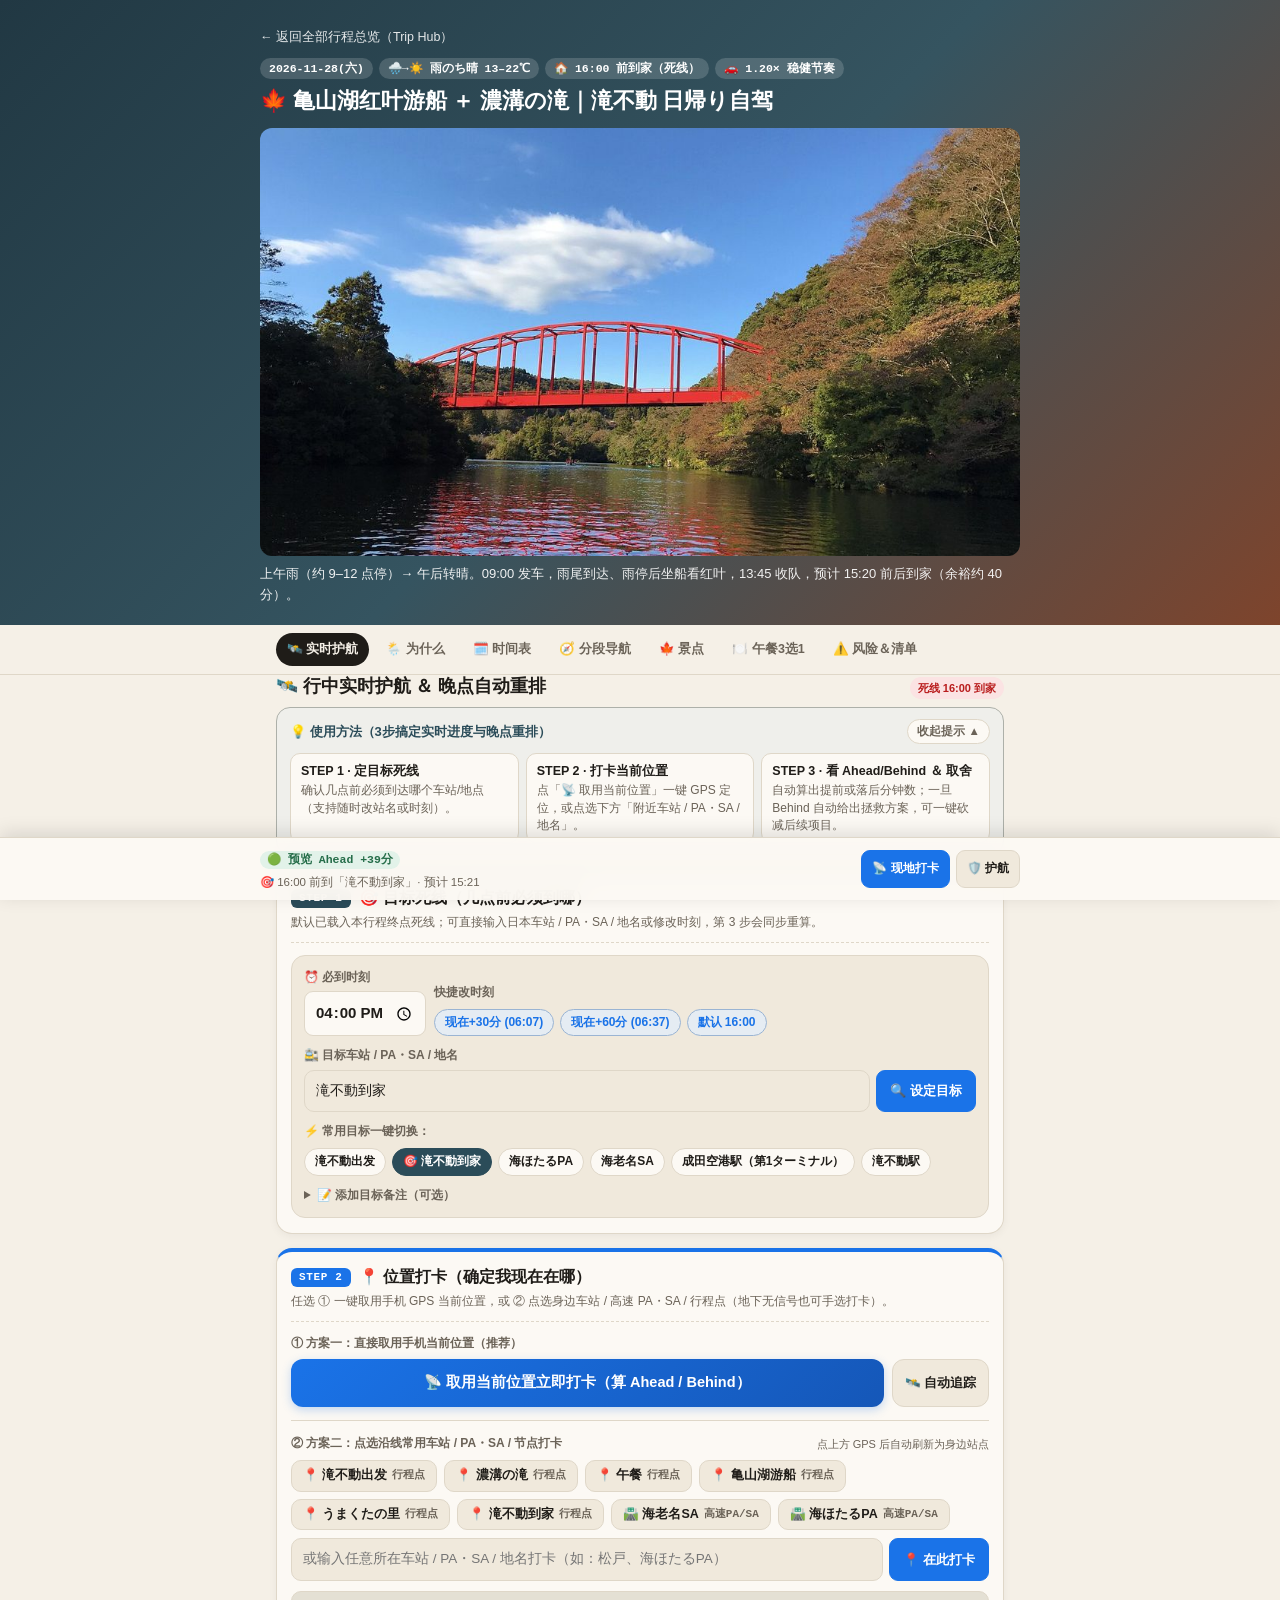
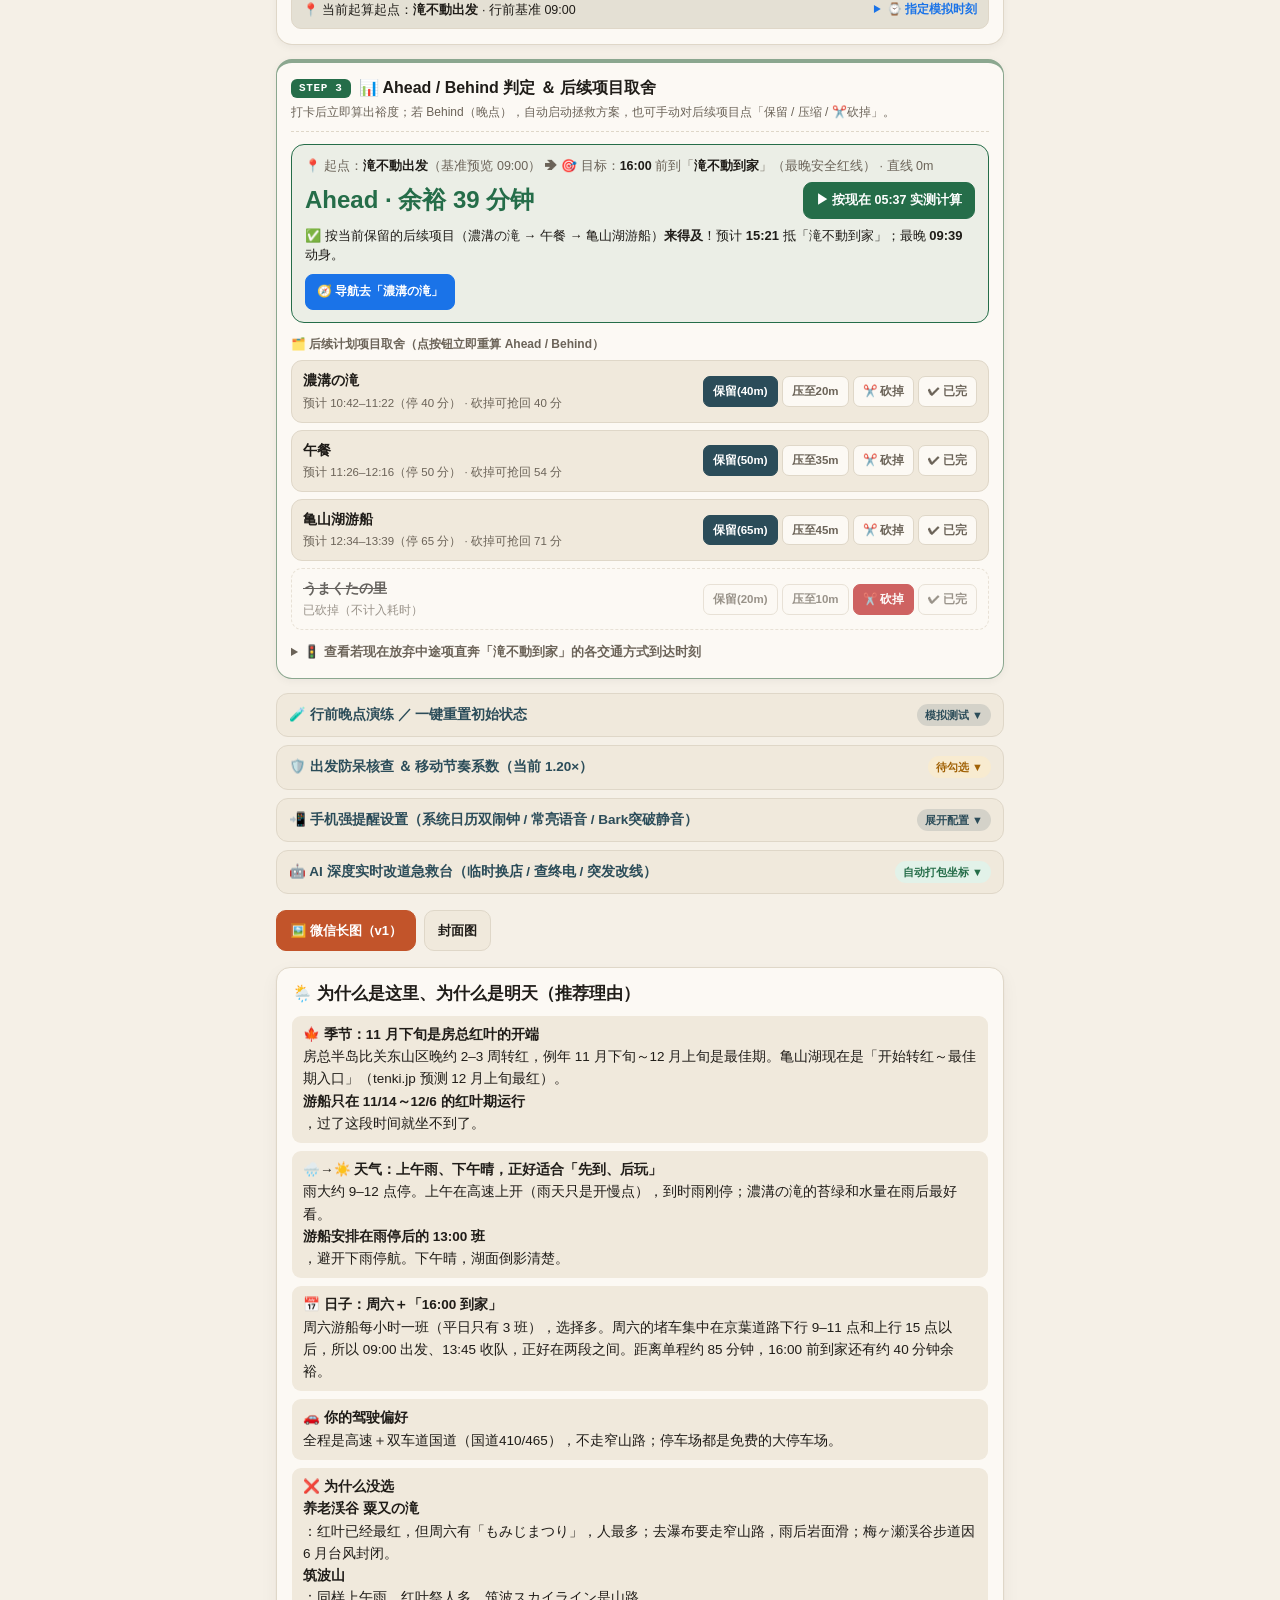
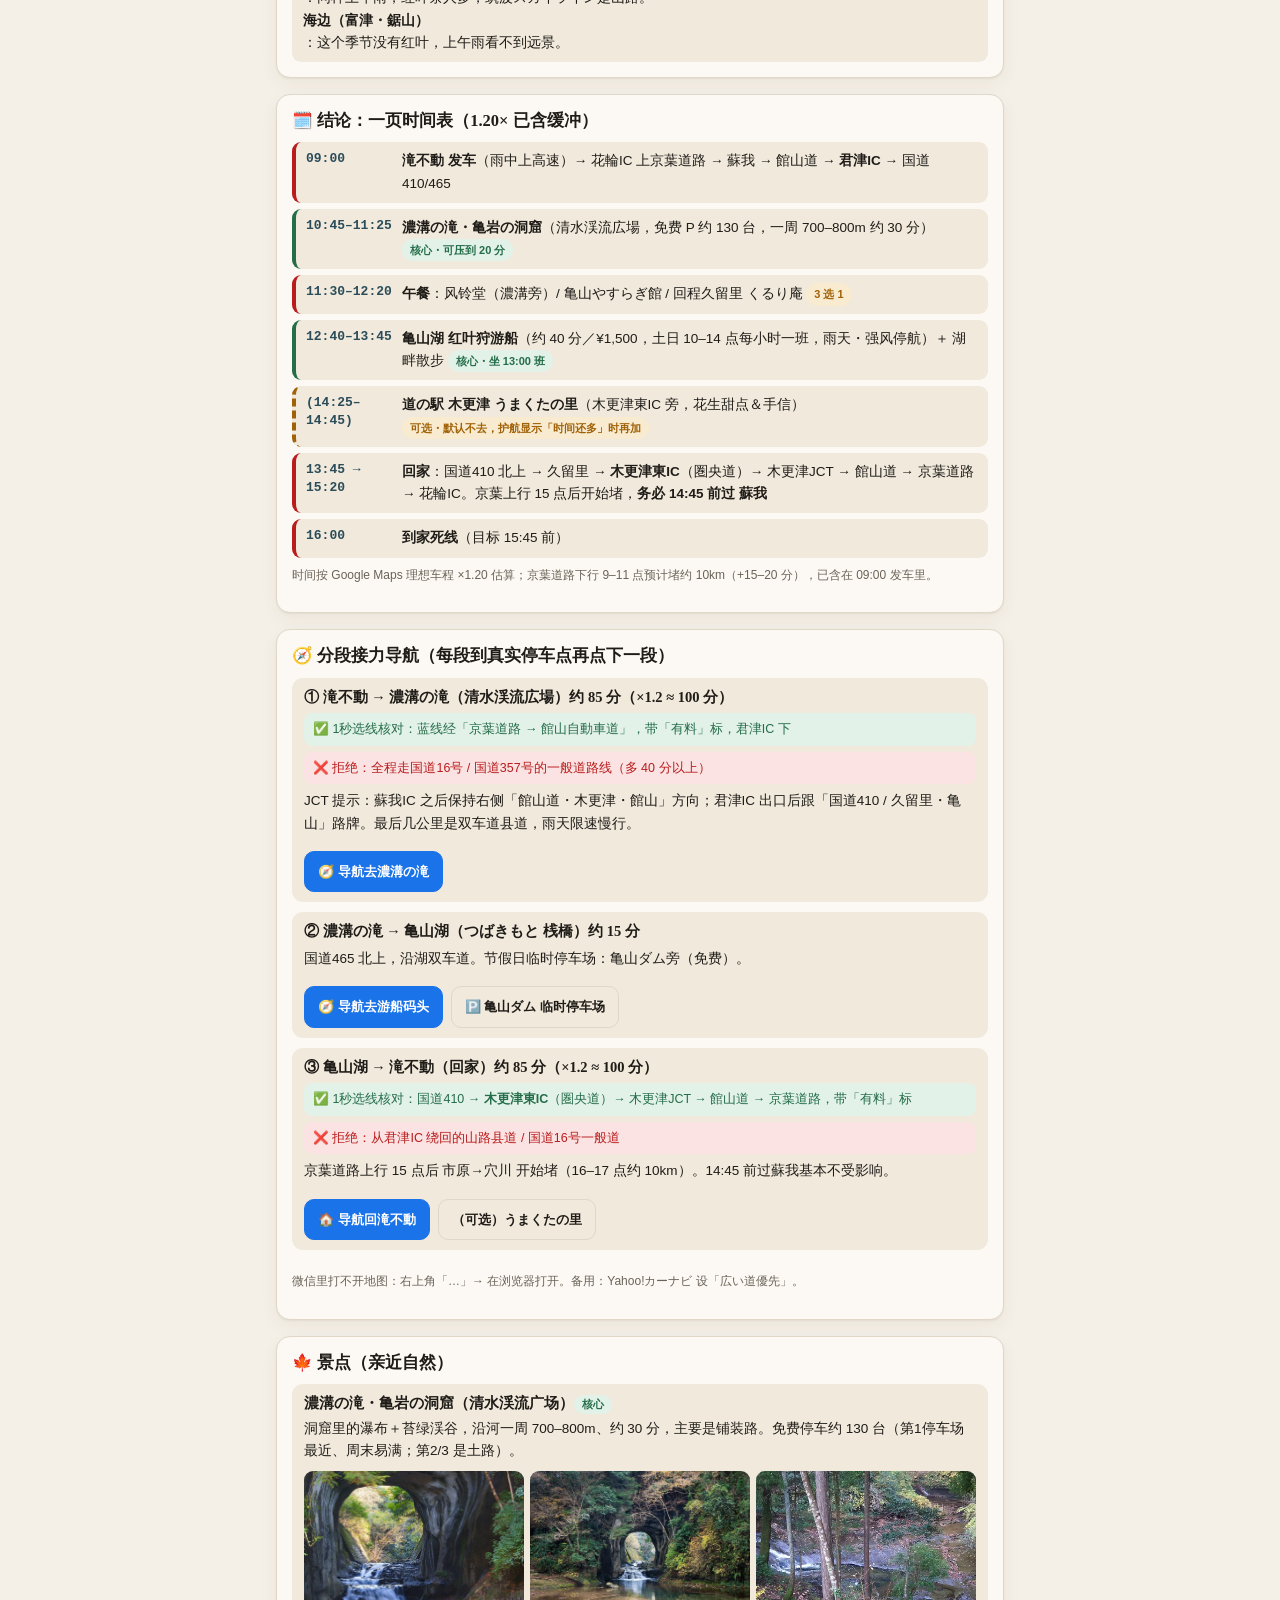
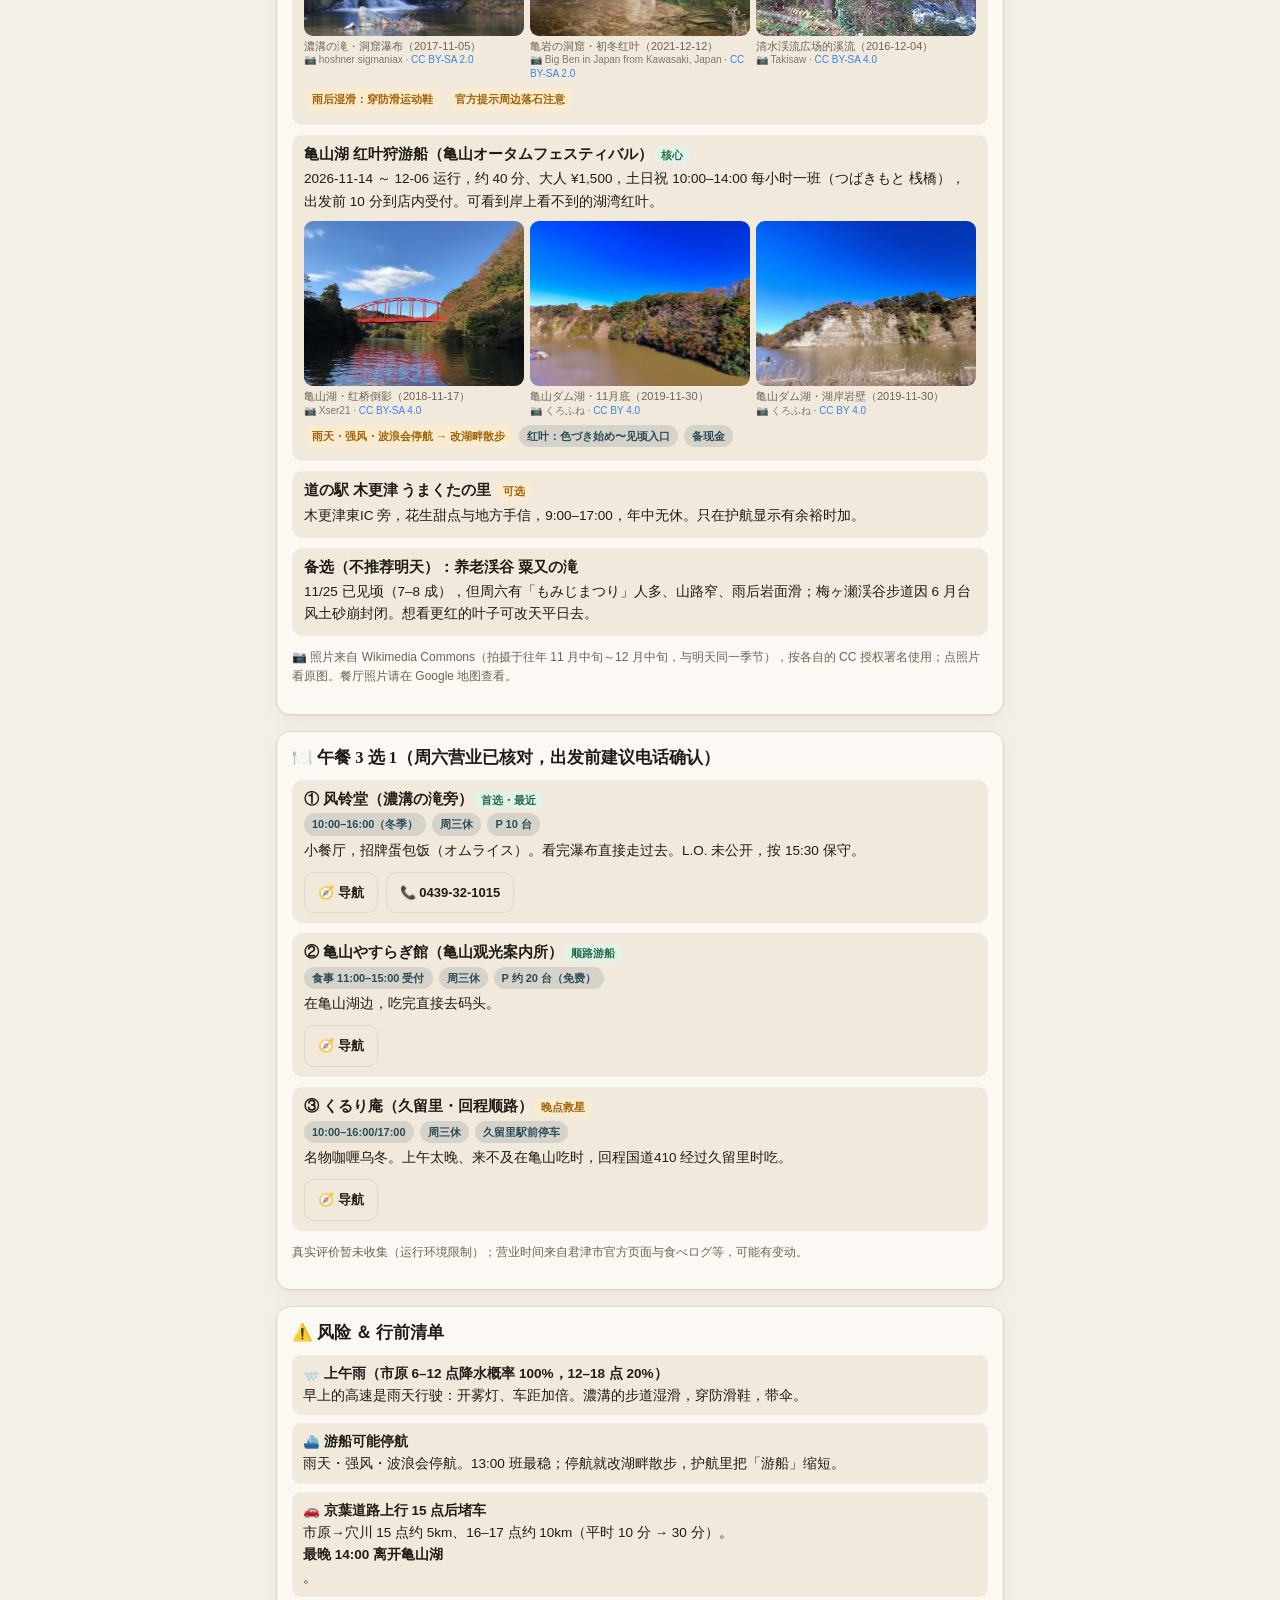
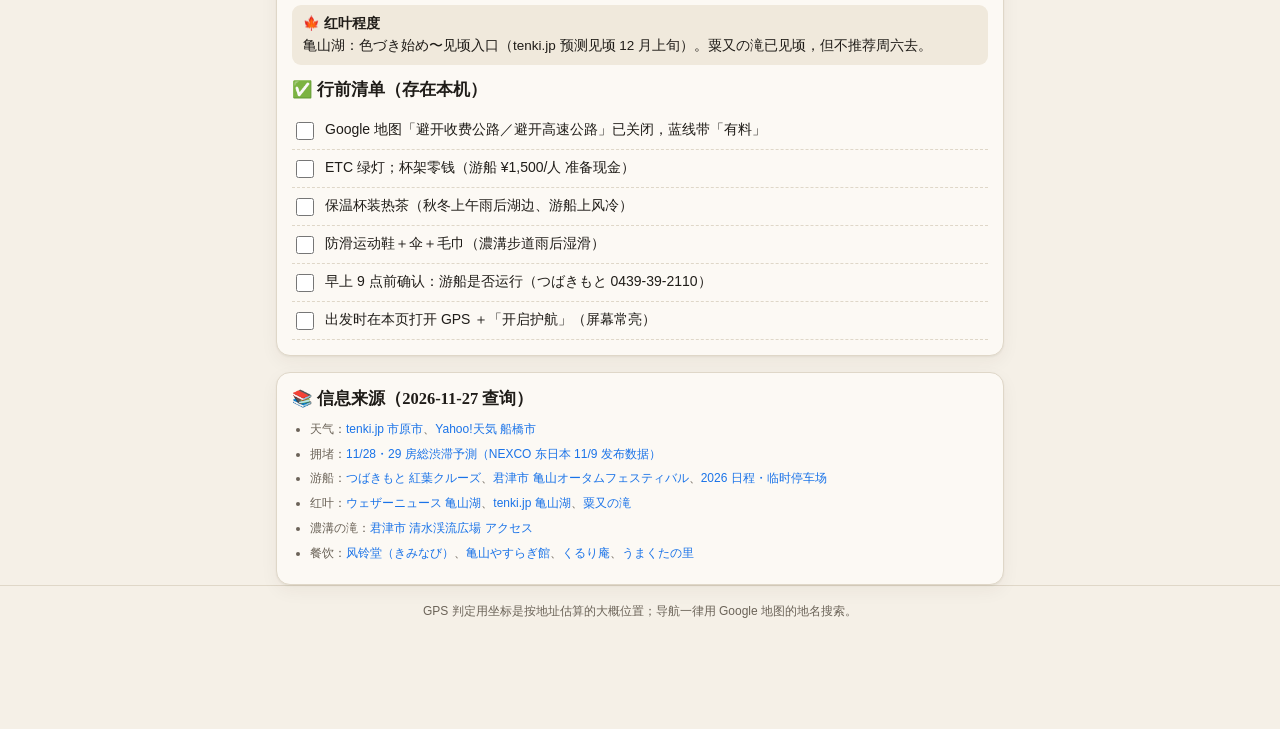
<file: trips/2026-11-28-kameyama-autumn/index.html>
<!doctype html>
<html lang="zh-CN">
<head>
<meta charset="utf-8">
<meta name="viewport" content="width=device-width, initial-scale=1, viewport-fit=cover">
<meta name="robots" content="noindex, nofollow">
<meta name="theme-color" content="#f5f0e7" media="(prefers-color-scheme: light)">
<meta name="theme-color" content="#151412" media="(prefers-color-scheme: dark)">
<title>11/28 亀山湖红叶游船＋濃溝の滝 日帰り自驾（16:00 前到家）</title>
<meta name="description" content="2026-11-28(六) 滝不動出发的千叶房总日归自驾：上午雨→午后转晴，濃溝の滝 ＋ 亀山湖红叶游船 ＋ 道之驿可选，16:00 前到家；含实时护航、死线倒推与晚点自动重排。">
<meta property="og:title" content="11/28 亀山湖红叶游船＋濃溝の滝｜16:00 前到家">
<meta property="og:description" content="上午雨→午后晴：09:00 滝不動出发，濃溝の滝→午餐→亀山湖红叶游船 13:00 班，约 15:20 到家">
<meta property="og:image" content="og-cover.png?v=1">
<meta property="og:type" content="website">
<link rel="manifest" href="manifest.webmanifest">
<link rel="apple-touch-icon" href="../../copilot/icon-192.png">
<meta name="apple-mobile-web-app-capable" content="yes">
<style>
:root{
  --paper:#f5f0e7; --card:#fcf9f4; --card2:#f0e9dc; --ink:#1f1c18; --soft:#6b6358; --line:#dfd7c8;
  --accent:#c2542a; --indigo:#2b4c59; --nav:#1a73e8; --ok:#256d49; --ok-bg:#e2f2e9; --warn:#a16207; --warn-bg:#f8ebd0; --err:#b91c1c; --err-bg:#fbe3e3;
  --shadow:0 1px 2px rgba(55,40,18,.06),0 6px 18px rgba(55,40,18,.05);
  --serif:"Noto Serif CJK SC","Songti SC","STSong",Georgia,serif;
  --sans:-apple-system,BlinkMacSystemFont,"PingFang SC","Noto Sans CJK SC","Hiragino Sans GB","Microsoft YaHei",sans-serif;
  --mono:ui-monospace,"SF Mono",Menlo,Consolas,monospace;
}
@media (prefers-color-scheme:dark){
  :root{
    --paper:#151412; --card:#1f1d1a; --card2:#282520; --ink:#ede7db; --soft:#a59d90; --line:#35312b;
    --accent:#e57c52; --indigo:#8fb7c7; --nav:#4a90f2; --ok:#52b788; --ok-bg:#1b3326; --warn:#e6b655; --warn-bg:#382b12; --err:#f07171; --err-bg:#3a1d1d;
    --shadow:0 2px 10px rgba(0,0,0,.35);
  }
}
*{box-sizing:border-box}
body{margin:0;background:var(--paper);color:var(--ink);font:15px/1.65 var(--sans);overflow-x:hidden;-webkit-font-smoothing:antialiased}
a{color:var(--nav);text-decoration:none}
button{font:inherit;color:inherit;cursor:pointer}
.wrap{max-width:760px;margin:0 auto;padding:0 16px}
.hero{background:linear-gradient(135deg,#213843 0%,#355460 52%,#7e442c 100%);color:#fff;padding:24px 16px 20px}
.hero .wrap{padding:0}
.back{display:inline-flex;align-items:center;gap:4px;font-size:12.5px;color:rgba(255,255,255,.88);margin-bottom:10px}
.badges{display:flex;flex-wrap:wrap;gap:6px;margin-bottom:8px;font:600 11.5px/1.2 var(--mono)}
.badges span{background:rgba(255,255,255,.16);padding:4px 9px;border-radius:99px}
.hero h1{margin:0;font:600 22px/1.3 var(--serif)}
.hero p{margin:7px 0 0;font-size:13px;opacity:.92}
main{padding:18px 0 42px;display:grid;gap:16px}
.card{background:var(--card);border:1.5px solid var(--line);border-radius:14px;padding:15px;box-shadow:var(--shadow)}
.card h2{margin:0 0 10px;font:700 16.5px/1.35 var(--serif)}
.tag{display:inline-block;font-size:11px;font-weight:700;padding:2px 8px;border-radius:99px;white-space:nowrap}
.tag.ok{background:var(--ok-bg);color:var(--ok)}
.tag.warn{background:var(--warn-bg);color:var(--warn)}
.tag.err{background:var(--err-bg);color:var(--err)}
.tag.blue{background:rgba(43,76,89,.14);color:var(--indigo)}
.kv{display:grid;gap:8px;font-size:13.5px}
.row{background:var(--card2);border-radius:9px;padding:8px 11px}
.row b{color:var(--indigo);display:block;font-size:12px;margin-bottom:2px}
ul{margin:0;padding-left:18px;font-size:13.5px}
li{margin:5px 0}
.btns{display:flex;flex-wrap:wrap;gap:8px;margin-top:10px}
.btn{display:inline-flex;align-items:center;justify-content:center;gap:5px;padding:9px 13px;border-radius:10px;font-size:13px;font-weight:700;border:1px solid var(--line);background:var(--card2);color:var(--ink)}
.btn.pri{background:var(--nav);border-color:var(--nav);color:#fff}
.btn.warm{background:var(--accent);border-color:var(--accent);color:#fff}
pre{margin:10px 0 0;padding:10px 12px;border-radius:10px;background:var(--card2);border:1px solid var(--line);font:12px/1.55 var(--mono);white-space:pre-wrap;word-break:break-word;overflow-x:auto}
.toast{position:fixed;left:50%;bottom:24px;transform:translateX(-50%) translateY(20px);background:var(--ink);color:var(--paper);padding:10px 18px;border-radius:99px;font-size:13px;font-weight:600;opacity:0;pointer-events:none;transition:.25s;z-index:99}
.toast.show{opacity:1;transform:translateX(-50%) translateY(0)}
footer{text-align:center;font-size:12px;color:var(--soft);padding:16px 0 34px;border-top:1px solid var(--line)}
</style>
<style>
.tl{display:grid;gap:6px;font-size:13.5px}
.tl .it{display:grid;grid-template-columns:88px minmax(0,1fr);gap:8px;background:var(--card2);border-radius:9px;padding:8px 10px}
.tl .t{font:700 13px/1.4 var(--mono);color:var(--indigo)}
.tl .it.must{border-left:4px solid var(--err)}
.tl .it.core{border-left:4px solid var(--ok)}
.tl .it.opt{border-left:4px dashed var(--warn)}
.tl .tag,.meta .tag{white-space:normal}
.leg{background:var(--card2);border-radius:11px;padding:10px 12px;display:grid;gap:6px;font-size:13.5px}
.leg h3{margin:0;font:700 14.5px/1.35 var(--serif)}
.chk{font-size:12.5px;padding:6px 9px;border-radius:8px;background:var(--ok-bg);color:var(--ok)}
.rej{font-size:12.5px;padding:6px 9px;border-radius:8px;background:var(--err-bg);color:var(--err)}
.grid2{display:grid;gap:10px}
.rest{background:var(--card2);border-radius:11px;padding:10px 12px;font-size:13.5px}
.rest h3{margin:0 0 4px;font:700 14.5px/1.35 var(--serif)}
.meta{display:flex;flex-wrap:wrap;gap:6px;margin:4px 0}
.risk{display:grid;gap:8px}
.risk .r{background:var(--card2);border-radius:9px;padding:8px 11px;font-size:13.5px}
.risk .r b{display:block}
.checklist label{display:flex;gap:8px;align-items:flex-start;font-size:14px;padding:6px 0;border-bottom:1px dashed var(--line)}
.checklist input{margin-top:4px;width:18px;height:18px;flex:none}
.src{font-size:12px;color:var(--soft)}
.src a{word-break:break-all}
nav.secnav{position:sticky;top:0;z-index:20;background:var(--paper);border-bottom:1px solid var(--line)}
nav.secnav .wrap{display:flex;gap:6px;overflow-x:auto;padding:8px 16px;scrollbar-width:none}
nav.secnav a{flex:none;font-size:12.5px;font-weight:700;color:var(--soft);padding:6px 11px;border-radius:99px;white-space:nowrap}
nav.secnav a.on{background:var(--ink);color:var(--paper)}
.gal{display:grid;grid-template-columns:repeat(3,minmax(0,1fr));gap:6px;margin:8px 0}
.ph{margin:0;min-width:0}
.ph img{width:100%;aspect-ratio:4/3;object-fit:cover;border-radius:9px;display:block;background:var(--card2)}
.ph figcaption{font-size:11px;line-height:1.35;color:var(--soft);margin-top:3px}
.ph figcaption span{display:block;font-size:10px;opacity:.85;overflow-wrap:anywhere}
.hero-ph{margin:12px 0 0;border-radius:12px;overflow:hidden}
.hero-ph img{width:100%;aspect-ratio:16/9;object-fit:cover;display:block}
section{scroll-margin-top:56px}
main>*{min-width:0}
.card,.leg,.rest,.r{min-width:0;overflow-wrap:anywhere}
#copilot-mount{max-width:100%}
.cp-v3-stack>*{min-width:0}
</style>
<link rel="stylesheet" href="../../copilot/trip-copilot.css?v=3.0">
</head>
<body>
<header class="hero">
  <div class="wrap">
    <a class="back" href="../">← 返回全部行程总览（Trip Hub）</a>
    <div class="badges">
      <span>2026-11-28(六)</span>
      <span>🌧️→☀️ 雨のち晴 13–22℃</span>
      <span>🏠 16:00 前到家（死线）</span>
      <span>🚗 1.20× 稳健节奏</span>
    </div>
    <h1>🍁 亀山湖红叶游船 ＋ 濃溝の滝｜滝不動 日帰り自驾</h1>
    <div class="hero-ph"><img src="img/kameyama-3.jpg" alt="亀山湖的红色桥与红叶" fetchpriority="high"></div>
    <p>上午雨（约 9–12 点停）→ 午后转晴。09:00 发车，雨尾到达、雨停后坐船看红叶，13:45 收队，预计 15:20 前后到家（余裕约 40 分）。</p>
  </div>
</header>

<nav class="secnav" aria-label="章节导航">
  <div class="wrap">
    <a href="#copilot" class="on">🛰️ 实时护航</a>
    <a href="#why">🌦️ 为什么</a>
    <a href="#plan">🗓️ 时间表</a>
    <a href="#drive">🧭 分段导航</a>
    <a href="#spots">🍁 景点</a>
    <a href="#food">🍽️ 午餐3选1</a>
    <a href="#risk">⚠️ 风险＆清单</a>
  </div>
</nav>

<main class="wrap">
  <section id="copilot">
    <div style="display:flex;justify-content:space-between;align-items:baseline;gap:8px;flex-wrap:wrap;margin-bottom:8px">
      <h2 style="margin:0;font:700 18px/1.3 var(--serif)">🛰️ 行中实时护航 ＆ 晚点自动重排</h2>
      <span class="tag err">死线 16:00 到家</span>
    </div>
    <div id="copilot-mount"></div>
  </section>

  <div class="btns" style="margin:0"><a class="btn warm" href="poster_v1.png" target="_blank" rel="noopener">🖼️ 微信长图（v1）</a><a class="btn" href="og-cover.png?v=1" target="_blank" rel="noopener">封面图</a></div>

  <section id="why" class="card">
    <h2>🌦️ 为什么是这里、为什么是明天（推荐理由）</h2>
    <div class="risk">
      <div class="r"><b>🍁 季节：11 月下旬是房总红叶的开端</b>房总半岛比关东山区晚约 2–3 周转红，例年 11 月下旬～12 月上旬是最佳期。亀山湖现在是「开始转红～最佳期入口」（tenki.jp 预测 12 月上旬最红）。<b>游船只在 11/14～12/6 的红叶期运行</b>，过了这段时间就坐不到了。</div>
      <div class="r"><b>🌧️→☀️ 天气：上午雨、下午晴，正好适合「先到、后玩」</b>雨大约 9–12 点停。上午在高速上开（雨天只是开慢点），到时雨刚停；濃溝の滝的苔绿和水量在雨后最好看。<b>游船安排在雨停后的 13:00 班</b>，避开下雨停航。下午晴，湖面倒影清楚。</div>
      <div class="r"><b>📅 日子：周六＋「16:00 到家」</b>周六游船每小时一班（平日只有 3 班），选择多。周六的堵车集中在京葉道路下行 9–11 点和上行 15 点以后，所以 09:00 出发、13:45 收队，正好在两段之间。距离单程约 85 分钟，16:00 前到家还有约 40 分钟余裕。</div>
      <div class="r"><b>🚗 你的驾驶偏好</b>全程是高速＋双车道国道（国道410/465），不走窄山路；停车场都是免费的大停车场。</div>
      <div class="r"><b>❌ 为什么没选</b><b>养老渓谷 粟又の滝</b>：红叶已经最红，但周六有「もみじまつり」，人最多；去瀑布要走窄山路，雨后岩面滑；梅ヶ瀬渓谷步道因 6 月台风封闭。<b>筑波山</b>：同样上午雨，红叶祭人多，筑波スカイライン是山路。<b>海边（富津・鋸山）</b>：这个季节没有红叶，上午雨看不到远景。</div>
    </div>
  </section>

  <section id="plan" class="card">
    <h2>🗓️ 结论：一页时间表（1.20× 已含缓冲）</h2>
    <div class="tl">
      <div class="it must"><span class="t">09:00</span><span><b>滝不動 发车</b>（雨中上高速）→ 花輪IC 上京葉道路 → 蘇我 → 館山道 → <b>君津IC</b> → 国道410/465</span></div>
      <div class="it core"><span class="t">10:45–11:25</span><span><b>濃溝の滝・亀岩の洞窟</b>（清水渓流広場，免费 P 约 130 台，一周 700–800m 约 30 分）<span class="tag ok">核心・可压到 20 分</span></span></div>
      <div class="it must"><span class="t">11:30–12:20</span><span><b>午餐</b>：风铃堂（濃溝旁）/ 亀山やすらぎ館 / 回程久留里 くるり庵 <span class="tag warn">3 选 1</span></span></div>
      <div class="it core"><span class="t">12:40–13:45</span><span><b>亀山湖 红叶狩游船</b>（约 40 分／¥1,500，土日 10–14 点每小时一班，雨天・强风停航）＋ 湖畔散步 <span class="tag ok">核心・坐 13:00 班</span></span></div>
      <div class="it opt"><span class="t">(14:25–14:45)</span><span><b>道の駅 木更津 うまくたの里</b>（木更津東IC 旁，花生甜点＆手信）<span class="tag warn">可选・默认不去，护航显示「时间还多」时再加</span></span></div>
      <div class="it must"><span class="t">13:45 → 15:20</span><span><b>回家</b>：国道410 北上 → 久留里 → <b>木更津東IC</b>（圏央道）→ 木更津JCT → 館山道 → 京葉道路 → 花輪IC。京葉上行 15 点后开始堵，<b>务必 14:45 前过 蘇我</b></span></div>
      <div class="it must"><span class="t">16:00</span><span><b>到家死线</b>（目标 15:45 前）</span></div>
    </div>
    <p class="src" style="margin-top:8px">时间按 Google Maps 理想车程 ×1.20 估算；京葉道路下行 9–11 点预计堵约 10km（+15–20 分），已含在 09:00 发车里。</p>
  </section>

  <section id="drive" class="card">
    <h2>🧭 分段接力导航（每段到真实停车点再点下一段）</h2>
    <div class="grid2">
      <div class="leg">
        <h3>① 滝不動 → 濃溝の滝（清水渓流広場）约 85 分（×1.2 ≈ 100 分）</h3>
        <div class="chk">✅ 1秒选线核对：蓝线经「京葉道路 → 館山自動車道」，带「有料」标，君津IC 下</div>
        <div class="rej">❌ 拒绝：全程走国道16号 / 国道357号的一般道路线（多 40 分以上）</div>
        <div>JCT 提示：蘇我IC 之后保持右侧「館山道・木更津・館山」方向；君津IC 出口后跟「国道410 / 久留里・亀山」路牌。最后几公里是双车道县道，雨天限速慢行。</div>
        <div class="btns"><a class="btn pri" data-nav="清水渓流広場 濃溝の滝 駐車場" target="_blank" rel="noopener">🧭 导航去濃溝の滝</a></div>
      </div>
      <div class="leg">
        <h3>② 濃溝の滝 → 亀山湖（つばきもと 桟橋）约 15 分</h3>
        <div>国道465 北上，沿湖双车道。节假日临时停车场：亀山ダム旁（免费）。</div>
        <div class="btns"><a class="btn pri" data-nav="湖畔の宿 つばきもと 亀山湖" target="_blank" rel="noopener">🧭 导航去游船码头</a><a class="btn" data-nav="亀山ダム" target="_blank" rel="noopener">🅿️ 亀山ダム 临时停车场</a></div>
      </div>
      <div class="leg">
        <h3>③ 亀山湖 → 滝不動（回家）约 85 分（×1.2 ≈ 100 分）</h3>
        <div class="chk">✅ 1秒选线核对：国道410 → <b>木更津東IC</b>（圏央道）→ 木更津JCT → 館山道 → 京葉道路，带「有料」标</div>
        <div class="rej">❌ 拒绝：从君津IC 绕回的山路县道 / 国道16号一般道</div>
        <div>京葉道路上行 15 点后 市原→穴川 开始堵（16–17 点约 10km）。14:45 前过蘇我基本不受影响。</div>
        <div class="btns"><a class="btn pri" data-nav="滝不動駅" target="_blank" rel="noopener">🏠 导航回滝不動</a><a class="btn" data-nav="道の駅 木更津 うまくたの里" target="_blank" rel="noopener">（可选）うまくたの里</a></div>
      </div>
      <p class="src">微信里打不开地图：右上角「…」→ 在浏览器打开。备用：Yahoo!カーナビ 设「広い道優先」。</p>
    </div>
  </section>

  <section id="spots" class="card">
    <h2>🍁 景点（亲近自然）</h2>
    <div class="grid2">
      <div class="rest">
        <h3>濃溝の滝・亀岩の洞窟（清水渓流广场）<span class="tag ok">核心</span></h3>
        <div>洞窟里的瀑布＋苔绿渓谷，沿河一周 700–800m、约 30 分，主要是铺装路。免费停车约 130 台（第1停车场最近、周末易满；第2/3 是土路）。</div>
        <div class="gal"><figure class="ph"><a href="img/noumizo-2.jpg" target="_blank" rel="noopener"><img src="img/noumizo-2.jpg" alt="濃溝の滝・洞窟瀑布" loading="lazy"></a><figcaption>濃溝の滝・洞窟瀑布（2017-11-05）<span>📷 hoshner sigmaniax · <a href="https://commons.wikimedia.org/wiki/File:%E6%BF%83%E6%BA%9D%E3%81%AE%E6%BB%9D%EF%BC%88SFD%EF%BC%89.jpg" target="_blank" rel="noopener">CC BY-SA 2.0</a></span></figcaption></figure><figure class="ph"><a href="img/noumizo-3.jpg" target="_blank" rel="noopener"><img src="img/noumizo-3.jpg" alt="亀岩の洞窟・初冬红叶" loading="lazy"></a><figcaption>亀岩の洞窟・初冬红叶（2021-12-12）<span>📷 Big Ben in Japan from Kawasaki, Japan · <a href="https://commons.wikimedia.org/wiki/File:Kameiwa_Cave_(51755721368).jpg" target="_blank" rel="noopener">CC BY-SA 2.0</a></span></figcaption></figure><figure class="ph"><a href="img/noumizo-1.jpg" target="_blank" rel="noopener"><img src="img/noumizo-1.jpg" alt="清水渓流広场的溪流" loading="lazy"></a><figcaption>清水渓流広场的溪流（2016-12-04）<span>📷 Takisaw · <a href="https://commons.wikimedia.org/wiki/File:Nomizo_Falls_161204.jpg" target="_blank" rel="noopener">CC BY-SA 4.0</a></span></figcaption></figure></div>
        <div class="meta"><span class="tag warn">雨后湿滑：穿防滑运动鞋</span><span class="tag warn">官方提示周边落石注意</span></div>
      </div>
      <div class="rest">
        <h3>亀山湖 红叶狩游船（亀山オータムフェスティバル）<span class="tag ok">核心</span></h3>
        <div>2026-11-14 ～ 12-06 运行，约 40 分、大人 ¥1,500，土日祝 10:00–14:00 每小时一班（つばきもと 桟橋），出发前 10 分到店内受付。可看到岸上看不到的湖湾红叶。</div>
        <div class="gal"><figure class="ph"><a href="img/kameyama-3.jpg" target="_blank" rel="noopener"><img src="img/kameyama-3.jpg" alt="亀山湖・红桥倒影" loading="lazy"></a><figcaption>亀山湖・红桥倒影（2018-11-17）<span>📷 Xser21 · <a href="https://commons.wikimedia.org/wiki/File:Lake_Kameyama.jpg" target="_blank" rel="noopener">CC BY-SA 4.0</a></span></figcaption></figure><figure class="ph"><a href="img/kameyama-2.jpg" target="_blank" rel="noopener"><img src="img/kameyama-2.jpg" alt="亀山ダム湖・11月底" loading="lazy"></a><figcaption>亀山ダム湖・11月底（2019-11-30）<span>📷 くろふね · <a href="https://commons.wikimedia.org/wiki/File:%E4%BA%80%E5%B1%B1%E3%83%80%E3%83%A0%E6%B9%9620191130-IMG_7156.jpg" target="_blank" rel="noopener">CC BY 4.0</a></span></figcaption></figure><figure class="ph"><a href="img/kameyama-1.jpg" target="_blank" rel="noopener"><img src="img/kameyama-1.jpg" alt="亀山ダム湖・湖岸岩壁" loading="lazy"></a><figcaption>亀山ダム湖・湖岸岩壁（2019-11-30）<span>📷 くろふね · <a href="https://commons.wikimedia.org/wiki/File:%E4%BA%80%E5%B1%B1%E3%83%80%E3%83%A0%E6%B9%9620191130-IMG_7146.jpg" target="_blank" rel="noopener">CC BY 4.0</a></span></figcaption></figure></div>
        <div class="meta"><span class="tag warn">雨天・强风・波浪会停航 → 改湖畔散步</span><span class="tag blue">红叶：色づき始め〜见顷入口</span><span class="tag blue">备现金</span></div>
      </div>
      <div class="rest">
        <h3>道の駅 木更津 うまくたの里 <span class="tag warn">可选</span></h3>
        <div>木更津東IC 旁，花生甜点与地方手信，9:00–17:00，年中无休。只在护航显示有余裕时加。</div>
      </div>
      <div class="rest">
        <h3>备选（不推荐明天）：养老渓谷 粟又の滝</h3>
        <div>11/25 已见顷（7–8 成），但周六有「もみじまつり」人多、山路窄、雨后岩面滑；梅ヶ瀬渓谷步道因 6 月台风土砂崩封闭。想看更红的叶子可改天平日去。</div>
      </div>
    </div>
    <p class="src">📷 照片来自 Wikimedia Commons（拍摄于往年 11 月中旬～12 月中旬，与明天同一季节），按各自的 CC 授权署名使用；点照片看原图。餐厅照片请在 Google 地图查看。</p>
  </section>

  <section id="food" class="card">
    <h2>🍽️ 午餐 3 选 1（周六营业已核对，出发前建议电话确认）</h2>
    <div class="grid2">
      <div class="rest">
        <h3>① 风铃堂（濃溝の滝旁）<span class="tag ok">首选・最近</span></h3>
        <div class="meta"><span class="tag blue">10:00–16:00（冬季）</span><span class="tag blue">周三休</span><span class="tag blue">P 10 台</span></div>
        <div>小餐厅，招牌蛋包饭（オムライス）。看完瀑布直接走过去。L.O. 未公开，按 15:30 保守。</div>
        <div class="btns"><a class="btn" data-nav="風鈴堂 君津市笹" target="_blank" rel="noopener">🧭 导航</a><a class="btn" href="tel:0439321015">📞 0439-32-1015</a></div>
      </div>
      <div class="rest">
        <h3>② 亀山やすらぎ館（亀山观光案内所）<span class="tag ok">顺路游船</span></h3>
        <div class="meta"><span class="tag blue">食事 11:00–15:00 受付</span><span class="tag blue">周三休</span><span class="tag blue">P 约 20 台（免费）</span></div>
        <div>在亀山湖边，吃完直接去码头。</div>
        <div class="btns"><a class="btn" data-nav="亀山やすらぎ館" target="_blank" rel="noopener">🧭 导航</a></div>
      </div>
      <div class="rest">
        <h3>③ くるり庵（久留里・回程顺路）<span class="tag warn">晚点救星</span></h3>
        <div class="meta"><span class="tag blue">10:00–16:00/17:00</span><span class="tag blue">周三休</span><span class="tag blue">久留里駅前停车</span></div>
        <div>名物咖喱乌冬。上午太晚、来不及在亀山吃时，回程国道410 经过久留里时吃。</div>
        <div class="btns"><a class="btn" data-nav="くるり庵 久留里" target="_blank" rel="noopener">🧭 导航</a></div>
      </div>
    </div>
    <p class="src">真实评价暂未收集（运行环境限制）；营业时间来自君津市官方页面与食べログ等，可能有变动。</p>
  </section>

  <section id="risk" class="card">
    <h2>⚠️ 风险 ＆ 行前清单</h2>
    <div class="risk">
      <div class="r"><b>🌧️ 上午雨（市原 6–12 点降水概率 100%，12–18 点 20%）</b>早上的高速是雨天行驶：开雾灯、车距加倍。濃溝的步道湿滑，穿防滑鞋，带伞。</div>
      <div class="r"><b>⛴️ 游船可能停航</b>雨天・强风・波浪会停航。13:00 班最稳；停航就改湖畔散步，护航里把「游船」缩短。</div>
      <div class="r"><b>🚗 京葉道路上行 15 点后堵车</b>市原→穴川 15 点约 5km、16–17 点约 10km（平时 10 分 → 30 分）。<b>最晚 14:00 离开亀山湖</b>。</div>
      <div class="r"><b>🍁 红叶程度</b>亀山湖：色づき始め〜见顷入口（tenki.jp 预测见顷 12 月上旬）。粟又の滝已见顷，但不推荐周六去。</div>
    </div>
    <h2 style="margin-top:14px">✅ 行前清单（存在本机）</h2>
    <div class="checklist" id="checklist">
      <label><input type="checkbox" data-k="maps">Google 地图「避开收费公路／避开高速公路」已关闭，蓝线带「有料」</label>
      <label><input type="checkbox" data-k="etc">ETC 绿灯；杯架零钱（游船 ¥1,500/人 准备现金）</label>
      <label><input type="checkbox" data-k="tea">保温杯装热茶（秋冬上午雨后湖边、游船上风冷）</label>
      <label><input type="checkbox" data-k="shoes">防滑运动鞋＋伞＋毛巾（濃溝步道雨后湿滑）</label>
      <label><input type="checkbox" data-k="call">早上 9 点前确认：游船是否运行（つばきもと 0439-39-2110）</label>
      <label><input type="checkbox" data-k="guard">出发时在本页打开 GPS ＋「开启护航」（屏幕常亮）</label>
    </div>
  </section>

  <section class="card">
    <h2>📚 信息来源（2026-11-27 查询）</h2>
    <ul class="src">
      <li>天气：<a href="https://tenki.jp/forecast/3/15/4510/12219/10days.html" target="_blank" rel="noopener">tenki.jp 市原市</a>、<a href="https://weather.yahoo.co.jp/weather/jp/12/4510/12204.html" target="_blank" rel="noopener">Yahoo!天気 船橋市</a></li>
      <li>拥堵：<a href="https://jimoharu.net/boso-jutai-yosoku-1128-1129-aqualine-nobori-15km-keiyo-doro/" target="_blank" rel="noopener">11/28・29 房総渋滞予測（NEXCO 东日本 11/9 发布数据）</a></li>
      <li>游船：<a href="https://tubakimoto.com/cruise.html" target="_blank" rel="noopener">つばきもと 紅葉クルーズ</a>、<a href="https://www.city.kimitsu.lg.jp/site/kanko/33349.html" target="_blank" rel="noopener">君津市 亀山オータムフェスティバル</a>、<a href="https://jimoharu.net/kameyama-autumn-festival-2026-schedule-parking-kururi-line/" target="_blank" rel="noopener">2026 日程・临时停车场</a></li>
      <li>红叶：<a href="https://weathernews.jp/koyo/spot/24515/" target="_blank" rel="noopener">ウェザーニュース 亀山湖</a>、<a href="https://tenki.jp/kouyou/3/15/34373.html" target="_blank" rel="noopener">tenki.jp 亀山湖</a>、<a href="https://weathernews.jp/koyo/spot/24507/" target="_blank" rel="noopener">粟又の滝</a></li>
      <li>濃溝の滝：<a href="https://www.city.kimitsu.lg.jp/soshiki/24/2123.html" target="_blank" rel="noopener">君津市 清水渓流広場 アクセス</a></li>
      <li>餐饮：<a href="https://www.kiminavi.jp/detail/594/index.html" target="_blank" rel="noopener">风铃堂（きみなび）</a>、<a href="https://www.city.kimitsu.lg.jp/site/kanko/2179.html" target="_blank" rel="noopener">亀山やすらぎ館</a>、<a href="https://tabelog.com/en/chiba/A1206/A120603/12010236/" target="_blank" rel="noopener">くるり庵</a>、<a href="https://jimoharu.net/michinoeki-umakuta-kisarazu-2026/" target="_blank" rel="noopener">うまくたの里</a></li>
    </ul>
  </section>
</main>

<footer><div class="wrap">GPS 判定用坐标是按地址估算的大概位置；导航一律用 Google 地图的地名搜索。</div></footer>
<div class="toast" id="toast">已更新！</div>

<script src="../../copilot/trip-copilot.js?v=3.0"></script>
<script>
(function () {
  const nav = q => 'https://www.google.com/maps/dir/?api=1&destination=' + encodeURIComponent(q) + '&travelmode=driving';
  document.querySelectorAll('[data-nav]').forEach(a => a.setAttribute('href', nav(a.dataset.nav)));

  window.TripCopilot.init({
    tripId: 'kameyama_2026_11_28_v1',
    title: '11/28 亀山湖红叶游船＋濃溝の滝 → 16:00 前到家',
    date: '2026-11-28',
    mountSelector: '#copilot-mount',
    swPath: '../../sw.js',
    defaultDepMin: 540,
    defaultPaceFactor: 1.2,
    sunsetMin: 988,
    tollReminder: '点开导航预览蓝线必须显示「有料 / 收费」：京葉道路 → 館山道 君津IC，约 85 分。<span class="danger-inline">切勿勾选「避开收费公路」，否则会被导进国道16号一般道，多 40 分以上！</span>',
    etcCashReminder: '车载 ETC 绿灯（京葉道路・館山道・圏央道 都是普通 ETC）＋ 游船现金 ¥1,500/人',
    nodes: [
      { id: 'origin', name: '滝不動駅（ご自宅・出发）', shortName: '滝不動出发', role: 'origin', enabledByDefault: true,
        lat: 35.7368, lng: 140.0177, radiusKm: 0.65, driveMin: 0, stayMin: 0, minStayMin: 0,
        navUrl: nav('清水渓流広場 濃溝の滝 駐車場'), navLabel: '导航去濃溝の滝' },
      { id: 'noumizo', name: '濃溝の滝・亀岩の洞窟（清水渓流広場）', shortName: '濃溝の滝', role: 'core', enabledByDefault: true,
        lat: 35.2005, lng: 140.0720, radiusKm: 0.8, driveMin: 85, stayMin: 40, minStayMin: 20,
        navUrl: nav('清水渓流広場 濃溝の滝 駐車場'), navLabel: '导航去濃溝の滝' },
      { id: 'lunch', name: '午餐 3 选 1（风铃堂 / やすらぎ館 / くるり庵）', shortName: '午餐', role: 'meal', enabledByDefault: true,
        lat: 35.2010, lng: 140.0725, radiusKm: 0.8, driveMin: 3, stayMin: 50, minStayMin: 35,
        navUrl: nav('風鈴堂 君津市笹'), navLabel: '导航去风铃堂' },
      { id: 'cruise', name: '亀山湖 红叶狩游船（つばきもと 桟橋）', shortName: '亀山湖游船', role: 'core', enabledByDefault: true,
        lat: 35.2385, lng: 140.0780, radiusKm: 0.9, driveMin: 15, stayMin: 65, minStayMin: 45,
        navUrl: nav('湖畔の宿 つばきもと 亀山湖'), navLabel: '导航去游船码头' },
      { id: 'umakuta', name: '道の駅 木更津 うまくたの里', shortName: 'うまくたの里', role: 'optional', enabledByDefault: false,
        lat: 35.3580, lng: 139.9830, radiusKm: 0.6, driveMin: 35, stayMin: 20, minStayMin: 10,
        navUrl: nav('道の駅 木更津 うまくたの里'), navLabel: '导航去うまくたの里' },
      { id: 'home', name: '滝不動駅（ご自宅・到家）', shortName: '滝不動到家', role: 'destination', enabledByDefault: true,
        lat: 35.7368, lng: 140.0177, radiusKm: 0.65, driveMin: 55, stayMin: 0, minStayMin: 0,
        navUrl: nav('滝不動駅'), navLabel: '导航回家' }
    ],
    directDriveMap: {
      'origin->noumizo': 85, 'origin->lunch': 88, 'origin->cruise': 80,
      'noumizo->lunch': 3, 'noumizo->cruise': 15, 'noumizo->home': 95,
      'lunch->cruise': 15, 'lunch->home': 95, 'lunch->umakuta': 40,
      'cruise->umakuta': 35, 'cruise->home': 85,
      'umakuta->home': 55
    },
    mealGuards: [
      { name: '① 风铃堂（濃溝の滝旁）', loMin: 930, closeMin: 960, fast: false, note: '冬季 16:00 关门・L.O. 未公开按 15:30・周三休' },
      { name: '② 亀山やすらぎ館', loMin: 900, closeMin: 900, fast: true, note: '食事 11–15 点受付・亀山湖边・周三休' },
      { name: '③ くるり庵（久留里・回程顺路）', loMin: 960, closeMin: 990, fast: true, note: '回程顺路晚点救星・周三休' }
    ],
    deadlineSpec: {
      destNodeId: 'home',
      destName: '滝不動（到家）',
      finalDestLabel: '预计到家',
      targetArrMin: 945,
      hardArrMin: 960
    },
    replayScenarios: [
      { label: '🔴 演练：京葉堵车＋雨，11:40 才到濃溝の滝（晚 55 分）', cls: 'err', nodeId: 'noumizo', event: 'arr', timeMin: 700, tollsOn: true, resetEnabled: true, reason: '演练：京葉道路下行堵车＋雨天慢行' },
      { label: '🟠 演练：午餐排队，13:20 才到游船码头', cls: 'warn', nodeId: 'cruise', event: 'arr', timeMin: 800, tollsOn: true, resetEnabled: true, reason: '演练：午餐排队拖延' }
    ]
  });

  // checklist
  const KEY = 'trip_2026_11_28_checklist';
  let saved = {};
  try { saved = JSON.parse(localStorage.getItem(KEY) || '{}'); } catch (_) {}
  document.querySelectorAll('#checklist input').forEach(cb => {
    cb.checked = Boolean(saved[cb.dataset.k]);
    cb.addEventListener('change', () => {
      saved[cb.dataset.k] = cb.checked;
      try { localStorage.setItem(KEY, JSON.stringify(saved)); } catch (_) {}
    });
  });

  // section nav highlight
  const links = Array.from(document.querySelectorAll('nav.secnav a'));
  const secs = links.map(a => document.querySelector(a.getAttribute('href'))).filter(Boolean);
  window.addEventListener('scroll', () => {
    const y = window.scrollY + 80;
    let cur = secs[0];
    secs.forEach(s => { if (s.offsetTop <= y) cur = s; });
    if (cur) links.forEach(a => a.classList.toggle('on', a.getAttribute('href') === '#' + cur.id));
  }, { passive: true });
})();
</script>
</body>
</html>
</file>
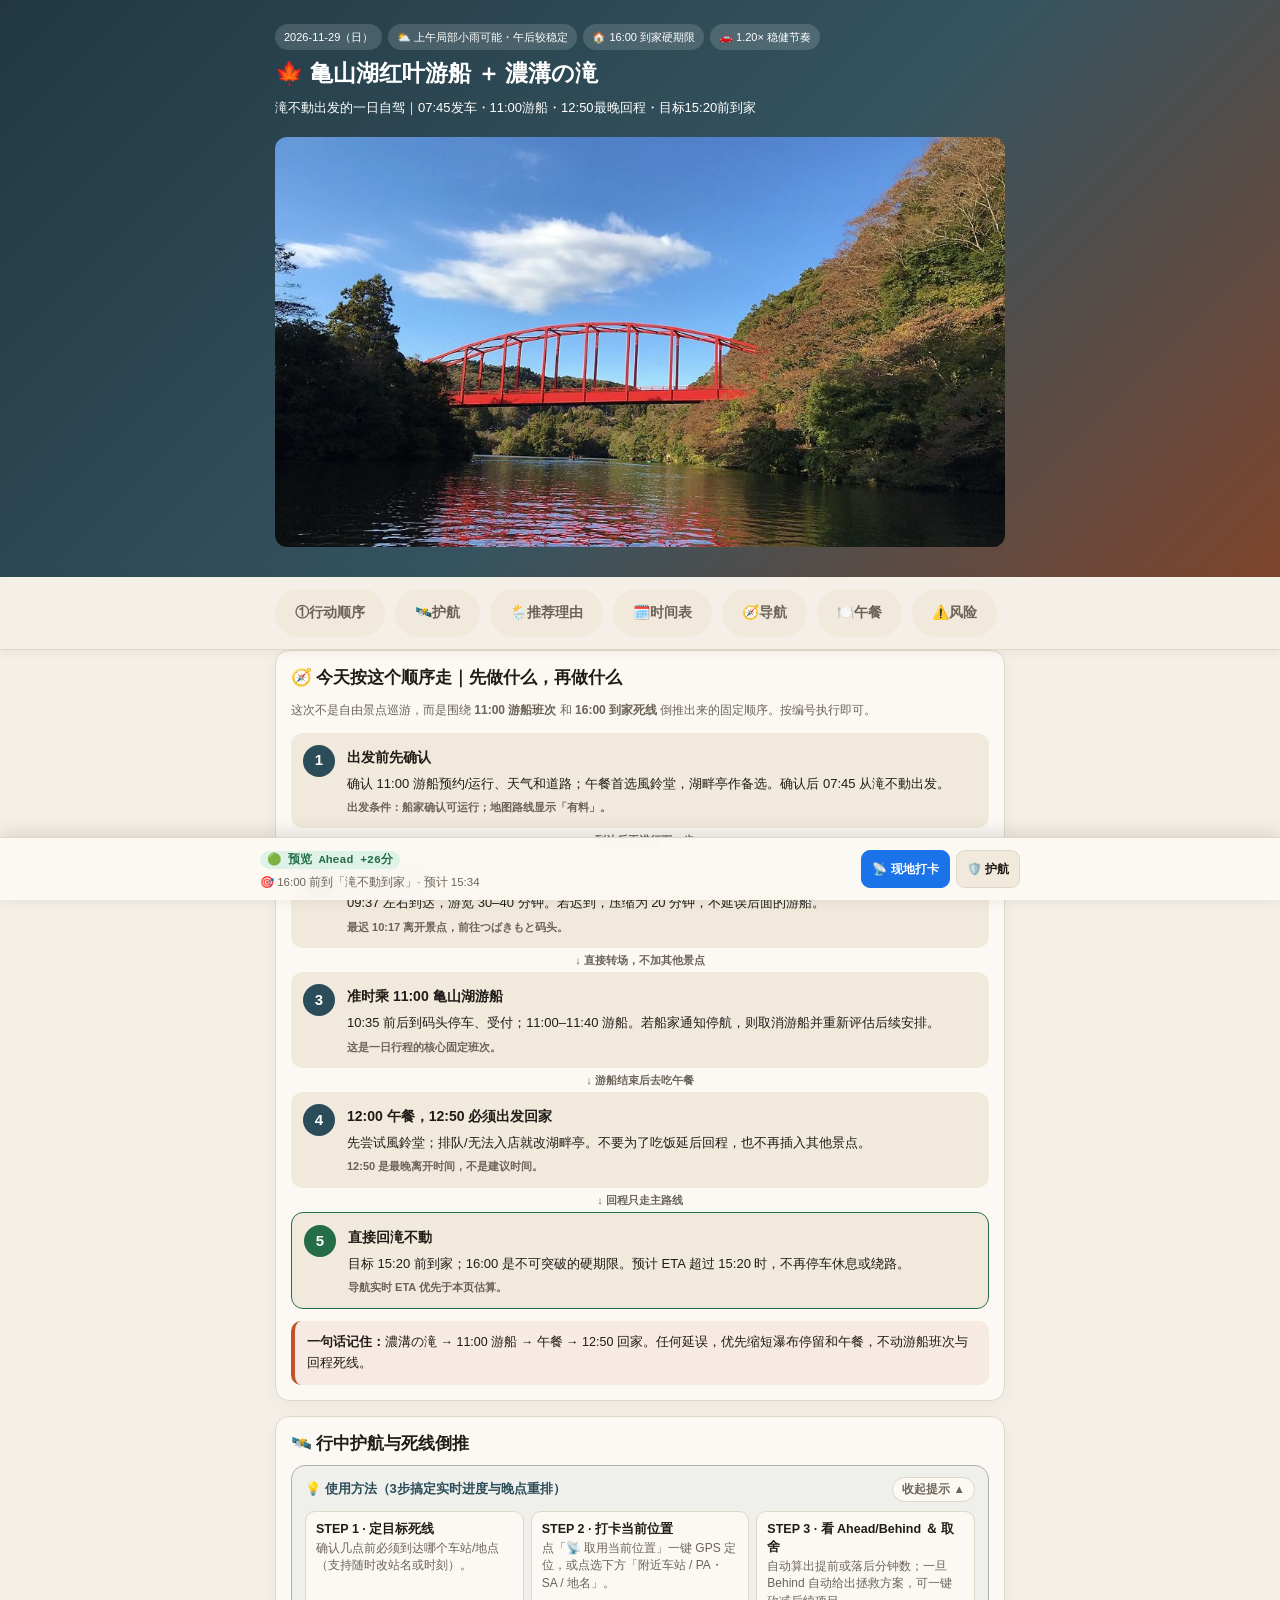
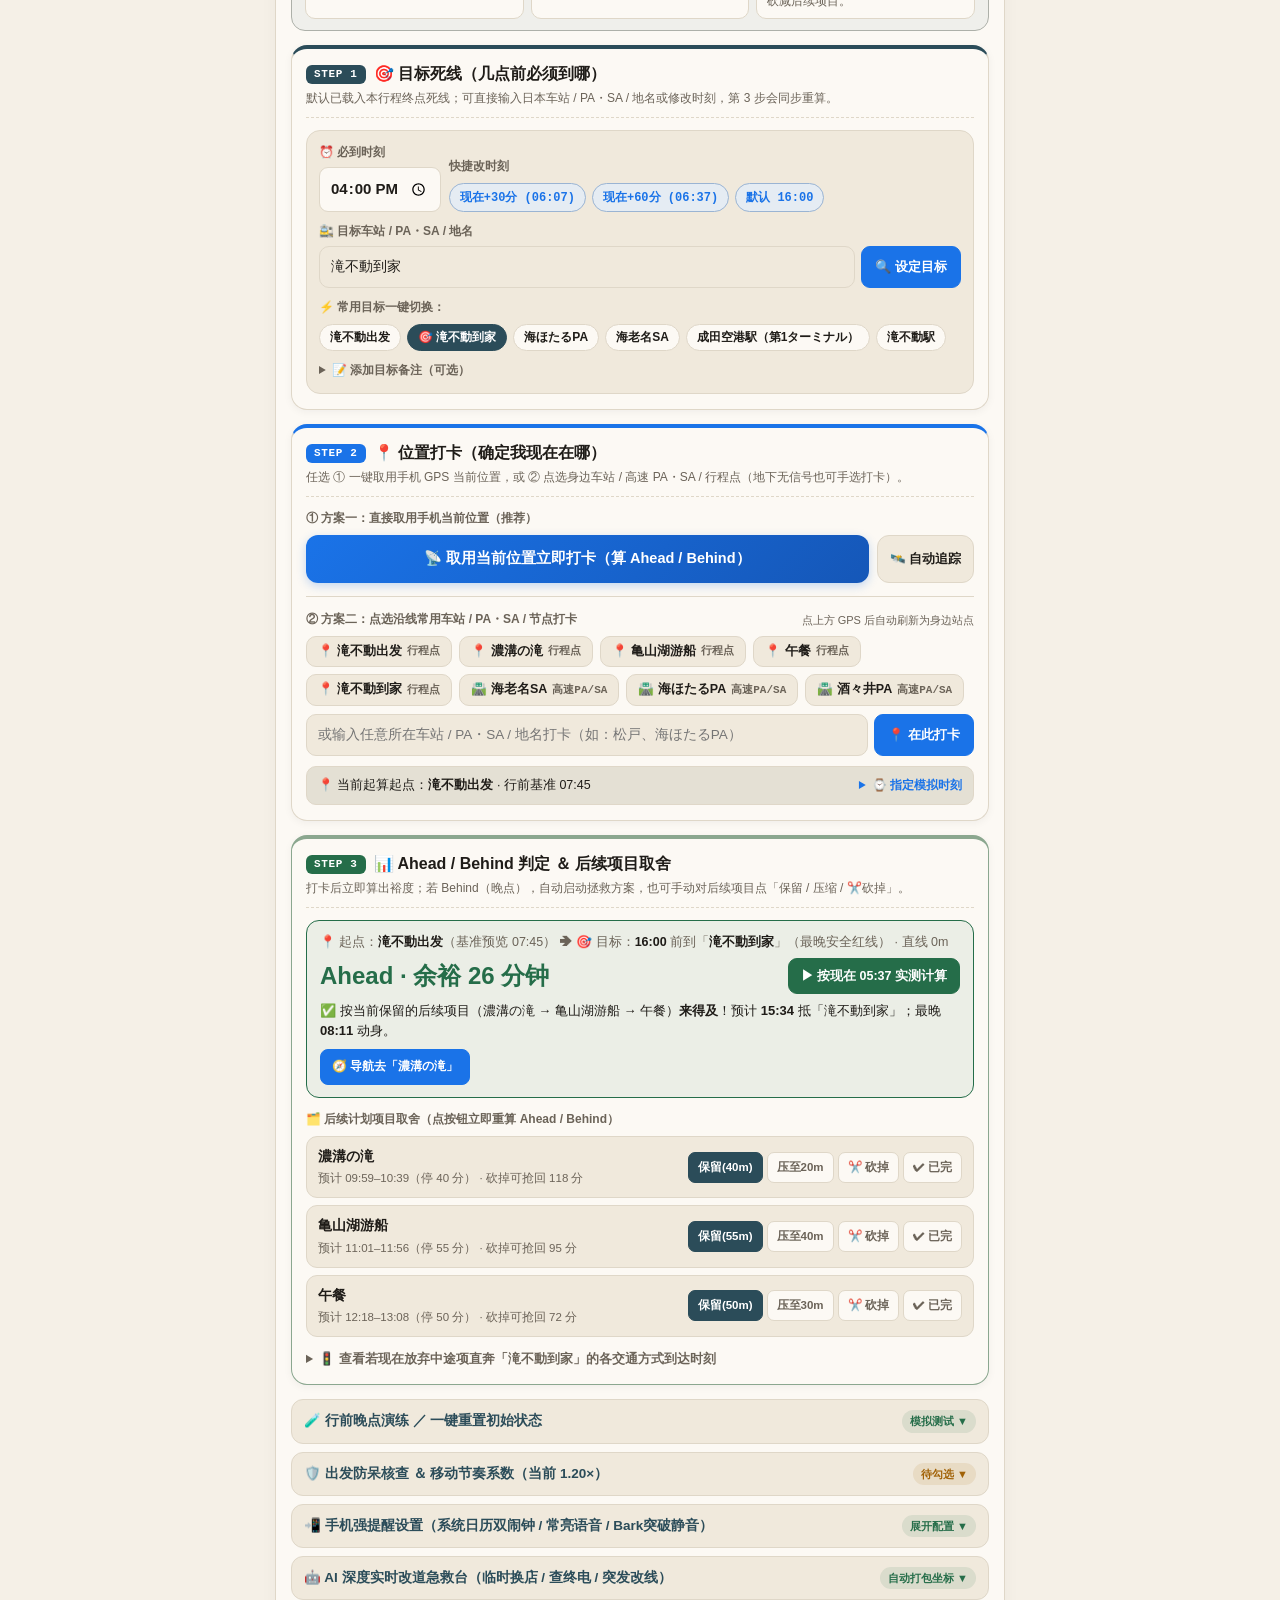
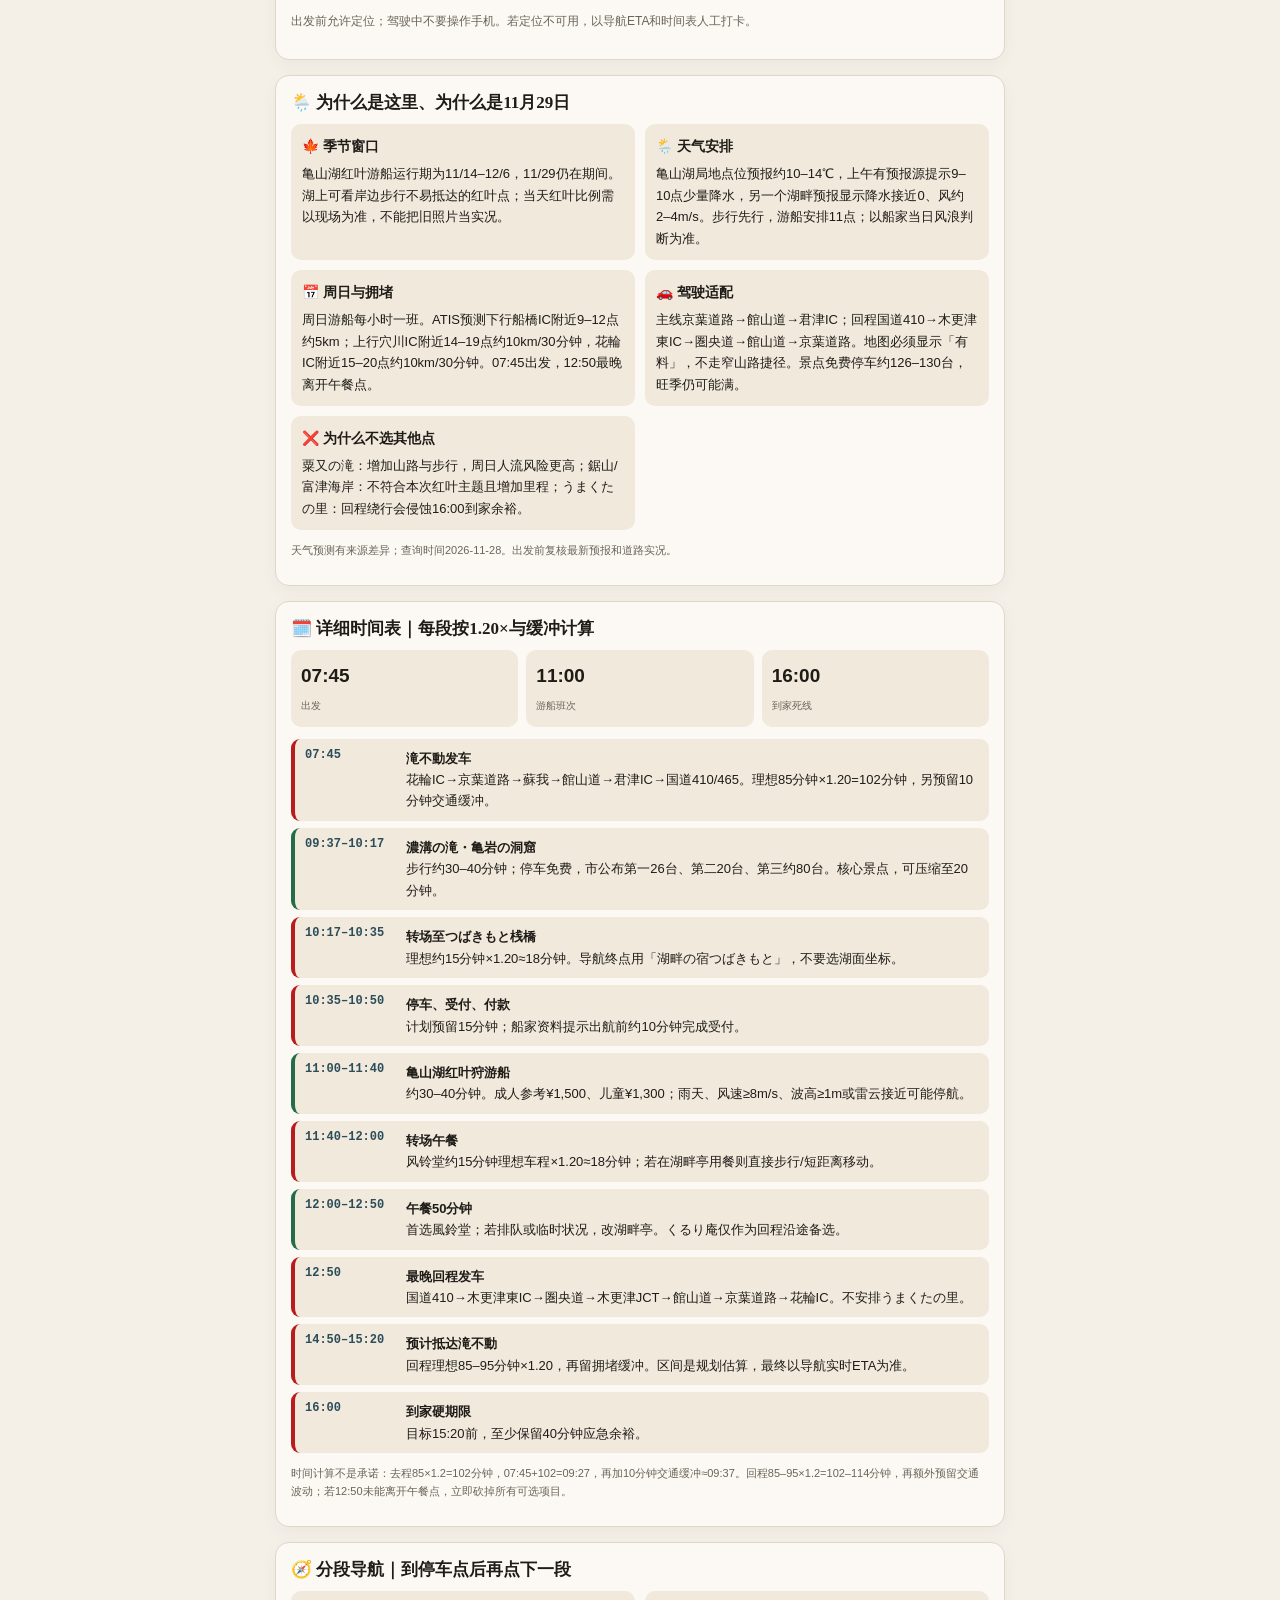
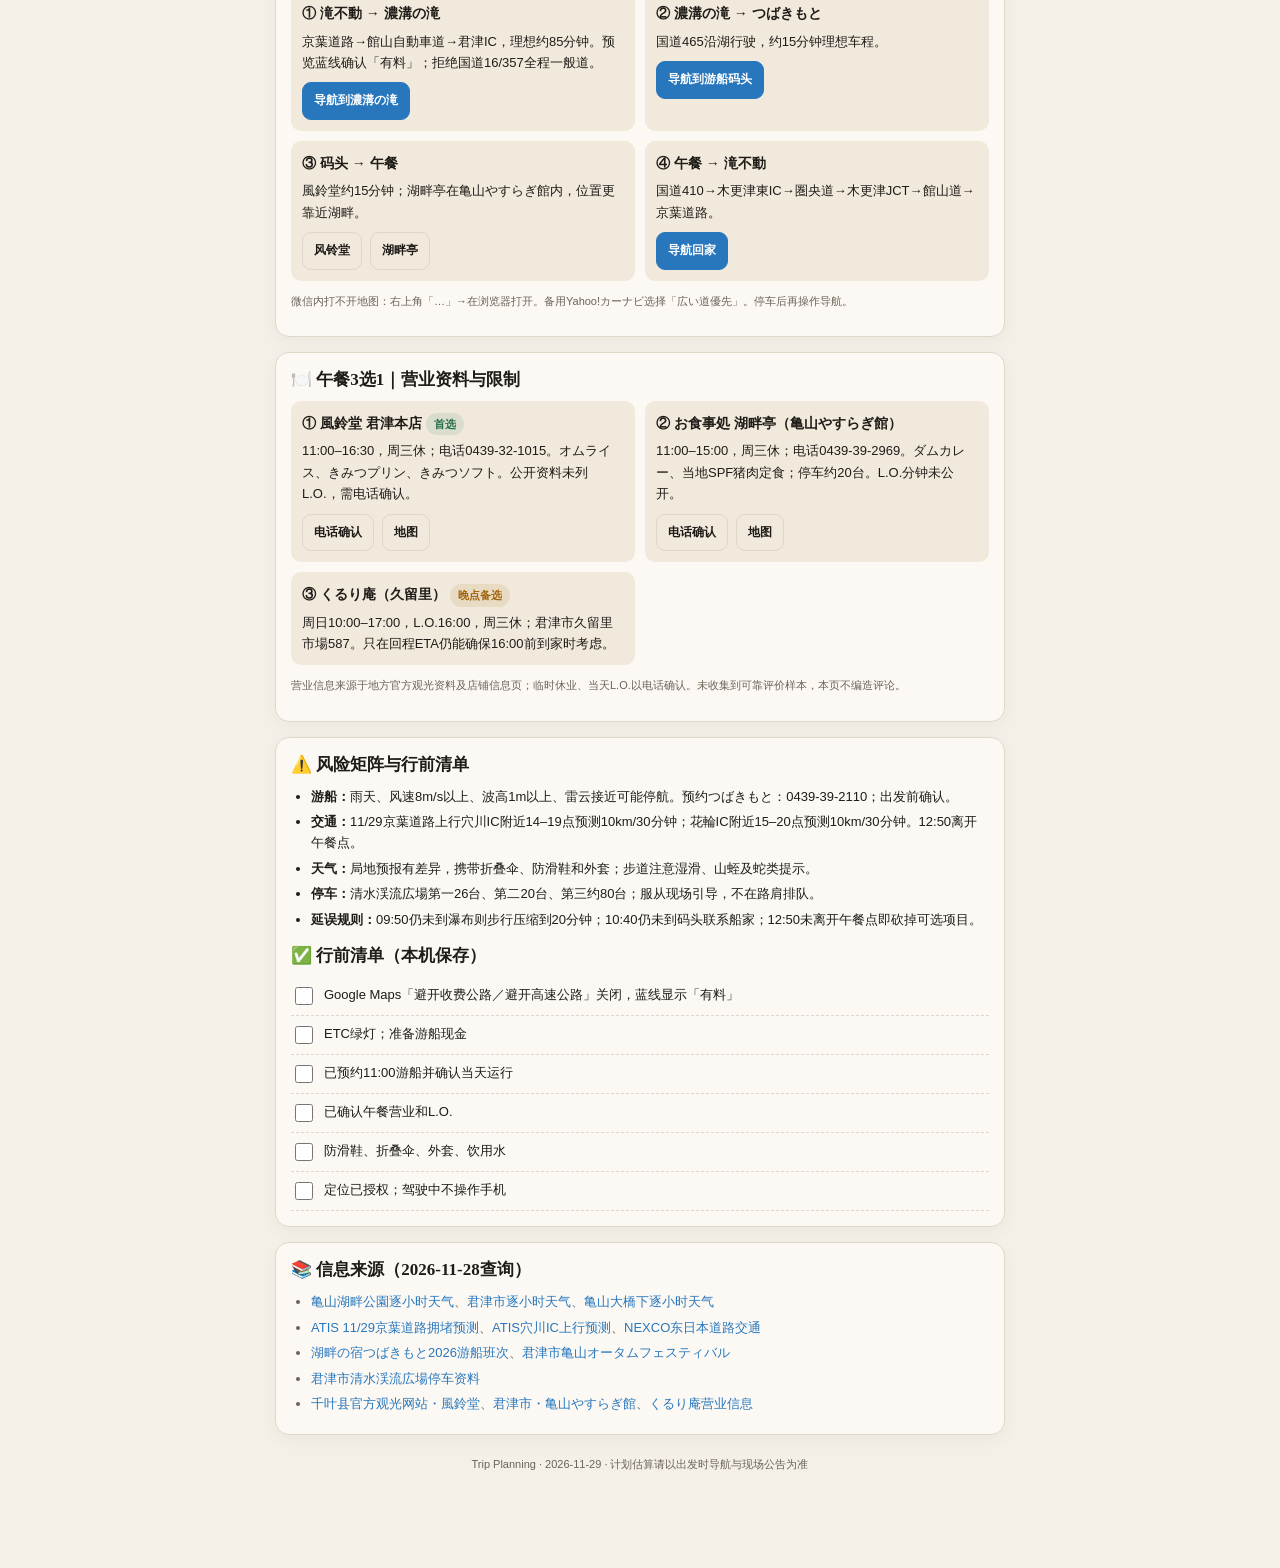
<file: trips/2026-11-29-kameyama-autumn/index.html>
<!doctype html>
<html lang="zh-CN">
<head>
<meta charset="utf-8"><meta name="viewport" content="width=device-width,initial-scale=1,viewport-fit=cover">
<meta name="theme-color" content="#213843"><meta name="robots" content="noindex,nofollow">
<title>11/29 亀山湖红叶游船＋濃溝の滝｜16:00前到家</title>
<meta name="description" content="07:45滝不動出发，濃溝の滝、11:00亀山湖红叶游船、午餐，16:00前到家。">
<link rel="manifest" href="manifest.webmanifest"><link rel="apple-touch-icon" href="../../copilot/icon-192.png">
<link rel="stylesheet" href="../../copilot/trip-copilot.css?v=3.0">
<style>
:root{--paper:#f5f0e7;--card:#fcf9f4;--card2:#f0e9dc;--ink:#1f1c18;--soft:#6b6358;--line:#dfd7c8;--accent:#c2542a;--indigo:#2b4c59;--ok:#256d49;--warn:#a16207;--err:#b91c1c}
@media(prefers-color-scheme:dark){:root{--paper:#151412;--card:#1f1d1a;--card2:#282520;--ink:#ede7db;--soft:#a59d90;--line:#35312b;--accent:#e57c52;--indigo:#8fb7c7;--ok:#52b788;--warn:#e6b655;--err:#f07171}}
*{box-sizing:border-box}body{margin:0;background:var(--paper);color:var(--ink);font:15px/1.65 -apple-system,BlinkMacSystemFont,"PingFang SC",sans-serif}
a{color:#2877bd;text-decoration:none}.wrap{max-width:760px;margin:auto;padding:0 15px}.hero{background:linear-gradient(135deg,#213843,#355460 55%,#7e442c);color:white;padding:24px 0 22px}.hero h1{font:700 23px/1.35 Georgia,serif;margin:8px 0}.hero p{font-size:13px;margin:6px 0}.badges{display:flex;gap:6px;flex-wrap:wrap}.badges span{background:#ffffff25;border-radius:20px;padding:4px 9px;font-size:11px}.hero img{width:100%;aspect-ratio:16/9;object-fit:cover;border-radius:12px;margin-top:12px}
nav{position:sticky;top:0;background:var(--paper);z-index:10;border-bottom:1px solid var(--line);box-shadow:0 3px 10px #0000000d}nav .wrap{display:flex;gap:10px;overflow-x:auto;overflow-y:hidden;padding-top:12px;padding-bottom:12px;scrollbar-width:thin;scroll-snap-type:x proximity;-webkit-overflow-scrolling:touch}nav a{white-space:nowrap;flex:0 0 auto;min-height:48px;display:inline-flex;align-items:center;justify-content:center;font-size:14px;font-weight:800;color:var(--soft);background:var(--card2);padding:12px 20px;border-radius:24px;scroll-snap-align:start;touch-action:pan-x}nav a:focus-visible{outline:3px solid var(--accent);outline-offset:2px}
main{padding:18px 0 45px;display:grid;gap:15px}.flow-card{border:2px solid color-mix(in srgb,var(--indigo) 25%,var(--line));}.flow-list{display:grid;gap:4px;margin-top:12px}.flow-step{display:grid;grid-template-columns:34px 1fr;gap:10px;align-items:start;background:var(--card2);padding:12px;border-radius:12px}.flow-step b{font-size:14px}.flow-step p{font-size:13px;margin:3px 0 4px}.flow-step small{display:block;font-size:11px;color:var(--soft);font-weight:600}.flow-no{width:32px;height:32px;border-radius:50%;display:grid;place-items:center;background:var(--indigo);color:#fff;font-weight:900}.flow-step.final{border:1.5px solid var(--ok)}.flow-step.final .flow-no{background:var(--ok)}.flow-arrow{text-align:center;color:var(--soft);font-size:11px;font-weight:800;line-height:1.5}.flow-rule{margin-top:12px;padding:11px 12px;border-radius:10px;background:color-mix(in srgb,var(--accent) 9%,var(--card));border-left:4px solid var(--accent);font-size:12.5px}.card{background:var(--card);border:1px solid var(--line);border-radius:14px;padding:15px;box-shadow:0 5px 18px #0000000a}.card h2{font:700 17px Georgia,serif;margin:0 0 10px}.sub{color:var(--soft);font-size:12px}.timeline{display:grid;gap:7px}.item{display:grid;grid-template-columns:92px 1fr;gap:9px;background:var(--card2);padding:9px 10px;border-radius:9px;font-size:13px}.time{font:700 12px ui-monospace,monospace;color:var(--indigo)}.item.must{border-left:4px solid var(--err)}.item.core{border-left:4px solid var(--ok)}.item.opt{border-left:4px dashed var(--warn)}
.grid{display:grid;grid-template-columns:1fr;gap:10px}@media(min-width:600px){.grid{grid-template-columns:1fr 1fr}}.tile{background:var(--card2);padding:11px;border-radius:10px;font-size:13px}.tile h3{font-size:14px;margin:0 0 5px}.tag{display:inline-block;border-radius:20px;padding:2px 8px;font-size:11px;font-weight:700;background:#256d491c;color:var(--ok)}.warn{background:#a162071c;color:var(--warn)}.danger{background:#b91c1c1c;color:var(--err)}
.btns{display:flex;gap:8px;flex-wrap:wrap;margin-top:9px}.btn{display:inline-block;background:var(--card2);border:1px solid var(--line);border-radius:9px;padding:8px 11px;font-size:12px;font-weight:700;color:var(--ink)}.btn.primary{background:#2877bd;color:white;border-color:#2877bd}
ul{padding-left:20px;margin:5px 0}li{margin:4px 0;font-size:13px}.src{font-size:11px;color:var(--soft);overflow-wrap:anywhere}.kpis{display:grid;grid-template-columns:repeat(3,1fr);gap:8px}.kpi{background:var(--card2);padding:10px;border-radius:10px}.kpi b{display:block;font-size:19px}.kpi span{font-size:10px;color:var(--soft)}
.check label{display:flex;gap:8px;padding:7px 0;border-bottom:1px dashed var(--line);font-size:13px}.check input{width:18px;height:18px;flex:none}
input[type=number]{width:65px;padding:6px;border-radius:7px;border:1px solid var(--line);background:var(--card);color:var(--ink)}
footer{text-align:center;padding:20px;color:var(--soft);font-size:11px}
</style></head>
<body>
<header class="hero"><div class="wrap">
<div class="badges"><span>2026-11-29（日）</span><span>⛅ 上午局部小雨可能・午后较稳定</span><span>🏠 16:00 到家硬期限</span><span>🚗 1.20× 稳健节奏</span></div>
<h1>🍁 亀山湖红叶游船 ＋ 濃溝の滝</h1>
<p>滝不動出发的一日自驾｜07:45发车・11:00游船・12:50最晚回程・目标15:20前到家</p>
<img src="../2026-11-28-kameyama-autumn/img/kameyama-3.jpg" alt="亀山湖红叶与湖面">
</div></header>
<nav><div class="wrap"><a href="#quick-flow">①行动顺序</a><a href="#copilot">🛰️护航</a><a href="#why">🌦️推荐理由</a><a href="#plan">🗓️时间表</a><a href="#drive">🧭导航</a><a href="#food">🍽️午餐</a><a href="#risk">⚠️风险</a></div></nav>
<main class="wrap">
<section id="quick-flow" class="card flow-card"><h2>🧭 今天按这个顺序走｜先做什么，再做什么</h2>
<p class="sub">这次不是自由景点巡游，而是围绕 <b>11:00 游船班次</b> 和 <b>16:00 到家死线</b> 倒推出来的固定顺序。按编号执行即可。</p>
<div class="flow-list">
<div class="flow-step"><span class="flow-no">1</span><div><b>出发前先确认</b><p>确认 11:00 游船预约/运行、天气和道路；午餐首选風鈴堂，湖畔亭作备选。确认后 07:45 从滝不動出发。</p><small>出发条件：船家确认可运行；地图路线显示「有料」。</small></div></div>
<div class="flow-arrow">↓ 到达后再进行下一步</div>
<div class="flow-step"><span class="flow-no">2</span><div><b>先去濃溝の滝</b><p>09:37 左右到达，游览 30–40 分钟。若迟到，压缩为 20 分钟，不延误后面的游船。</p><small>最迟 10:17 离开景点，前往つばきもと码头。</small></div></div>
<div class="flow-arrow">↓ 直接转场，不加其他景点</div>
<div class="flow-step"><span class="flow-no">3</span><div><b>准时乘 11:00 亀山湖游船</b><p>10:35 前后到码头停车、受付；11:00–11:40 游船。若船家通知停航，则取消游船并重新评估后续安排。</p><small>这是一日行程的核心固定班次。</small></div></div>
<div class="flow-arrow">↓ 游船结束后去吃午餐</div>
<div class="flow-step"><span class="flow-no">4</span><div><b>12:00 午餐，12:50 必须出发回家</b><p>先尝试風鈴堂；排队/无法入店就改湖畔亭。不要为了吃饭延后回程，也不再插入其他景点。</p><small>12:50 是最晚离开时间，不是建议时间。</small></div></div>
<div class="flow-arrow">↓ 回程只走主路线</div>
<div class="flow-step final"><span class="flow-no">5</span><div><b>直接回滝不動</b><p>目标 15:20 前到家；16:00 是不可突破的硬期限。预计 ETA 超过 15:20 时，不再停车休息或绕路。</p><small>导航实时 ETA 优先于本页估算。</small></div></div>
</div>
<div class="flow-rule"><b>一句话记住：</b>濃溝の滝 → 11:00 游船 → 午餐 → 12:50 回家。任何延误，优先缩短瀑布停留和午餐，不动游船班次与回程死线。</div>
</section>
<section id="copilot" class="card"><h2>🛰️ 行中护航与死线倒推</h2><div id="copilot-mount"></div><p class="sub">出发前允许定位；驾驶中不要操作手机。若定位不可用，以导航ETA和时间表人工打卡。</p></section>
<section id="why" class="card"><h2>🌦️ 为什么是这里、为什么是11月29日</h2>
<div class="grid">
<div class="tile"><h3>🍁 季节窗口</h3>亀山湖红叶游船运行期为11/14–12/6，11/29仍在期间。湖上可看岸边步行不易抵达的红叶点；当天红叶比例需以现场为准，不能把旧照片当实况。</div>
<div class="tile"><h3>🌦️ 天气安排</h3>亀山湖局地点位预报约10–14℃，上午有预报源提示9–10点少量降水，另一个湖畔预报显示降水接近0、风约2–4m/s。步行先行，游船安排11点；以船家当日风浪判断为准。</div>
<div class="tile"><h3>📅 周日与拥堵</h3>周日游船每小时一班。ATIS预测下行船橋IC附近9–12点约5km；上行穴川IC附近14–19点约10km/30分钟，花輪IC附近15–20点约10km/30分钟。07:45出发，12:50最晚离开午餐点。</div>
<div class="tile"><h3>🚗 驾驶适配</h3>主线京葉道路→館山道→君津IC；回程国道410→木更津東IC→圏央道→館山道→京葉道路。地图必须显示「有料」，不走窄山路捷径。景点免费停车约126–130台，旺季仍可能满。</div>
<div class="tile"><h3>❌ 为什么不选其他点</h3>粟又の滝：增加山路与步行，周日人流风险更高；鋸山/富津海岸：不符合本次红叶主题且增加里程；うまくたの里：回程绕行会侵蚀16:00到家余裕。</div>
</div><p class="src">天气预测有来源差异；查询时间2026-11-28。出发前复核最新预报和道路实况。</p></section>
<section id="plan" class="card"><h2>🗓️ 详细时间表｜每段按1.20×与缓冲计算</h2>
<div class="kpis"><div class="kpi"><b>07:45</b><span>出发</span></div><div class="kpi"><b>11:00</b><span>游船班次</span></div><div class="kpi"><b>16:00</b><span>到家死线</span></div></div><div class="timeline" style="margin-top:12px">
<div class="item must"><span class="time">07:45</span><span><b>滝不動发车</b><br>花輪IC→京葉道路→蘇我→館山道→君津IC→国道410/465。理想85分钟×1.20=102分钟，另预留10分钟交通缓冲。</span></div>
<div class="item core"><span class="time">09:37–10:17</span><span><b>濃溝の滝・亀岩の洞窟</b><br>步行约30–40分钟；停车免费，市公布第一26台、第二20台、第三约80台。核心景点，可压缩至20分钟。</span></div>
<div class="item must"><span class="time">10:17–10:35</span><span><b>转场至つばきもと桟橋</b><br>理想约15分钟×1.20≈18分钟。导航终点用「湖畔の宿つばきもと」，不要选湖面坐标。</span></div>
<div class="item must"><span class="time">10:35–10:50</span><span><b>停车、受付、付款</b><br>计划预留15分钟；船家资料提示出航前约10分钟完成受付。</span></div>
<div class="item core"><span class="time">11:00–11:40</span><span><b>亀山湖红叶狩游船</b><br>约30–40分钟。成人参考¥1,500、儿童¥1,300；雨天、风速≥8m/s、波高≥1m或雷云接近可能停航。</span></div>
<div class="item must"><span class="time">11:40–12:00</span><span><b>转场午餐</b><br>风铃堂约15分钟理想车程×1.20≈18分钟；若在湖畔亭用餐则直接步行/短距离移动。</span></div>
<div class="item core"><span class="time">12:00–12:50</span><span><b>午餐50分钟</b><br>首选風鈴堂；若排队或临时状况，改湖畔亭。くるり庵仅作为回程沿途备选。</span></div>
<div class="item must"><span class="time">12:50</span><span><b>最晚回程发车</b><br>国道410→木更津東IC→圏央道→木更津JCT→館山道→京葉道路→花輪IC。不安排うまくたの里。</span></div>
<div class="item must"><span class="time">14:50–15:20</span><span><b>预计抵达滝不動</b><br>回程理想85–95分钟×1.20，再留拥堵缓冲。区间是规划估算，最终以导航实时ETA为准。</span></div>
<div class="item must"><span class="time">16:00</span><span><b>到家硬期限</b><br>目标15:20前，至少保留40分钟应急余裕。</span></div></div>
<p class="src">时间计算不是承诺：去程85×1.2=102分钟，07:45+102=09:27，再加10分钟交通缓冲≈09:37。回程85–95×1.2=102–114分钟，再额外预留交通波动；若12:50未能离开午餐点，立即砍掉所有可选项目。</p></section>
<section id="drive" class="card"><h2>🧭 分段导航｜到停车点后再点下一段</h2><div class="grid">
<div class="tile"><h3>① 滝不動 → 濃溝の滝</h3>京葉道路→館山自動車道→君津IC，理想约85分钟。预览蓝线确认「有料」；拒绝国道16/357全程一般道。<div class="btns"><a class="btn primary" href="https://www.google.com/maps/dir/?api=1&destination=清水渓流広場%20濃溝の滝%20駐車場&travelmode=driving">导航到濃溝の滝</a></div></div>
<div class="tile"><h3>② 濃溝の滝 → つばきもと</h3>国道465沿湖行驶，约15分钟理想车程。<div class="btns"><a class="btn primary" href="https://www.google.com/maps/dir/?api=1&destination=湖畔の宿%20つばきもと&travelmode=driving">导航到游船码头</a></div></div>
<div class="tile"><h3>③ 码头 → 午餐</h3>風鈴堂约15分钟；湖畔亭在亀山やすらぎ館内，位置更靠近湖畔。<div class="btns"><a class="btn" href="https://www.google.com/maps/dir/?api=1&destination=風鈴堂%20君津本店&travelmode=driving">风铃堂</a><a class="btn" href="https://www.google.com/maps/dir/?api=1&destination=お食事処%20湖畔亭&travelmode=driving">湖畔亭</a></div></div>
<div class="tile"><h3>④ 午餐 → 滝不動</h3>国道410→木更津東IC→圏央道→木更津JCT→館山道→京葉道路。<div class="btns"><a class="btn primary" href="https://www.google.com/maps/dir/?api=1&destination=滝不動駅%20船橋市&travelmode=driving">导航回家</a></div></div></div>
<p class="src">微信内打不开地图：右上角「…」→在浏览器打开。备用Yahoo!カーナビ选择「広い道優先」。停车后再操作导航。</p></section>
<section id="food" class="card"><h2>🍽️ 午餐3选1｜营业资料与限制</h2><div class="grid">
<div class="tile"><h3>① 風鈴堂 君津本店 <span class="tag">首选</span></h3>11:00–16:30，周三休；电话0439-32-1015。オムライス、きみつプリン、きみつソフト。公开资料未列L.O.，需电话确认。<div class="btns"><a class="btn" href="tel:0439321015">电话确认</a><a class="btn" href="https://www.google.com/maps/search/?api=1&query=風鈴堂%20君津本店">地图</a></div></div>
<div class="tile"><h3>② お食事処 湖畔亭（亀山やすらぎ館）</h3>11:00–15:00，周三休；电话0439-39-2969。ダムカレー、当地SPF猪肉定食；停车约20台。L.O.分钟未公开。<div class="btns"><a class="btn" href="tel:0439392969">电话确认</a><a class="btn" href="https://www.google.com/maps/search/?api=1&query=お食事処%20湖畔亭%20亀山やすらぎ館">地图</a></div></div>
<div class="tile"><h3>③ くるり庵（久留里） <span class="tag warn">晚点备选</span></h3>周日10:00–17:00，L.O.16:00，周三休；君津市久留里市場587。只在回程ETA仍能确保16:00前到家时考虑。</div></div><p class="src">营业信息来源于地方官方观光资料及店铺信息页；临时休业、当天L.O.以电话确认。未收集到可靠评价样本，本页不编造评论。</p></section>
<section id="risk" class="card"><h2>⚠️ 风险矩阵与行前清单</h2><ul>
<li><b>游船：</b>雨天、风速8m/s以上、波高1m以上、雷云接近可能停航。预约つばきもと：0439-39-2110；出发前确认。</li>
<li><b>交通：</b>11/29京葉道路上行穴川IC附近14–19点预测10km/30分钟；花輪IC附近15–20点预测10km/30分钟。12:50离开午餐点。</li>
<li><b>天气：</b>局地预报有差异，携带折叠伞、防滑鞋和外套；步道注意湿滑、山蛭及蛇类提示。</li>
<li><b>停车：</b>清水渓流広場第一26台、第二20台、第三约80台；服从现场引导，不在路肩排队。</li>
<li><b>延误规则：</b>09:50仍未到瀑布则步行压缩到20分钟；10:40仍未到码头联系船家；12:50未离开午餐点即砍掉可选项目。</li>
</ul><h2 style="margin-top:14px">✅ 行前清单（本机保存）</h2><div class="check" id="checklist">
<label><input type="checkbox" data-k="maps">Google Maps「避开收费公路／避开高速公路」关闭，蓝线显示「有料」</label>
<label><input type="checkbox" data-k="etc">ETC绿灯；准备游船现金</label>
<label><input type="checkbox" data-k="boat">已预约11:00游船并确认当天运行</label>
<label><input type="checkbox" data-k="food">已确认午餐营业和L.O.</label>
<label><input type="checkbox" data-k="gear">防滑鞋、折叠伞、外套、饮用水</label>
<label><input type="checkbox" data-k="phone">定位已授权；驾驶中不操作手机</label></div></section>
<section class="card"><h2>📚 信息来源（2026-11-28查询）</h2><ul class="src">
<li><a href="https://www.sototenki.jp/spot/5918/1hour">亀山湖畔公園逐小时天气</a>、<a href="https://kazusa-pocket.jp/weather/kimitsu">君津市逐小时天气</a>、<a href="https://www.sototenki.jp/spot/17147/1hour">亀山大橋下逐小时天气</a></li>
<li><a href="https://www.atis.co.jp/corporate/yosoku/detail.php?i=31201102%2C31201105">ATIS 11/29京葉道路拥堵预测</a>、<a href="https://www.atis.co.jp/corporate/yosoku/detail.php?i=10280042%2C10280045">ATIS穴川IC上行预测</a>、<a href="https://www.driveplaza.com/traffic/">NEXCO东日本道路交通</a></li>
<li><a href="https://tubakimoto.com/group_news01/news.php">湖畔の宿つばきもと2026游船班次</a>、<a href="https://www.city.kimitsu.lg.jp/site/kanko/33349.html">君津市亀山オータムフェスティバル</a></li>
<li><a href="https://www.city.kimitsu.lg.jp/site/kanko/2259.html">君津市清水渓流広場停车资料</a></li>
<li><a href="https://maruchiba.jp/gourmet/spot/detail_16090.html">千叶县官方观光网站・風鈴堂</a>、<a href="https://www.city.kimitsu.lg.jp/site/kanko/2179.html">君津市・亀山やすらぎ館</a>、<a href="https://www.hotpepper.jp/strJ000191639/">くるり庵营业信息</a></li></ul></section>
</main><footer>Trip Planning · 2026-11-29 · 计划估算请以出发时导航与现场公告为准</footer>
<script src="../../copilot/trip-copilot.js?v=3.0"></script>
<script>
(function(){
 const nav=q=>'https://www.google.com/maps/dir/?api=1&destination='+encodeURIComponent(q)+'&travelmode=driving';
 const KEY='trip_2026_11_29_checklist';let saved={};try{saved=JSON.parse(localStorage.getItem(KEY)||'{}')}catch(e){}
 document.querySelectorAll('#checklist input').forEach(c=>{c.checked=!!saved[c.dataset.k];c.addEventListener('change',()=>{saved[c.dataset.k]=c.checked;try{localStorage.setItem(KEY,JSON.stringify(saved))}catch(e){}})});
 if(window.TripCopilot&&window.TripCopilot.init){
  window.TripCopilot.init({
   tripId:'kameyama_2026_11_29_v1',title:'11/29 亀山湖红叶游船＋濃溝の滝 → 16:00前到家',date:'2026-11-29',
   mountSelector:'#copilot-mount',swPath:'../../sw.js',defaultDepMin:465,defaultPaceFactor:1.2,sunsetMin:987,
   tollReminder:'地图蓝线必须显示「有料」：京葉道路→館山道→君津IC；回程国道410→木更津東IC→圏央道→館山道→京葉道路。关闭「避开收费公路」。',
   etcCashReminder:'确认ETC读卡器绿灯；游船成人¥1,500、儿童¥1,300，准备现金。',
   nodes:[
    {id:'origin',name:'滝不動（出发）',shortName:'滝不動出发',role:'origin',enabledByDefault:true,lat:35.7368,lng:140.0177,radiusKm:.65,driveMin:0,stayMin:0,minStayMin:0,navUrl:nav('清水渓流広場 濃溝の滝 駐車場'),navLabel:'导航去濃溝の滝'},
    {id:'noumizo',name:'濃溝の滝・亀岩の洞窟',shortName:'濃溝の滝',role:'core',enabledByDefault:true,lat:35.2005,lng:140.0720,radiusKm:.8,driveMin:112,stayMin:40,minStayMin:20,navUrl:nav('清水渓流広場 濃溝の滝 駐車場'),navLabel:'导航去濃溝の滝'},
    {id:'cruise',name:'亀山湖游船（つばきもと桟橋）',shortName:'亀山湖游船',role:'core',enabledByDefault:true,lat:35.2385,lng:140.0780,radiusKm:.9,driveMin:18,stayMin:55,minStayMin:40,navUrl:nav('湖畔の宿 つばきもと 亀山湖'),navLabel:'导航去游船码头'},
    {id:'lunch',name:'午餐（風鈴堂／湖畔亭／くるり庵）',shortName:'午餐',role:'meal',enabledByDefault:true,lat:35.2010,lng:140.0725,radiusKm:.8,driveMin:18,stayMin:50,minStayMin:30,navUrl:nav('風鈴堂 君津本店'),navLabel:'导航去风铃堂'},
    {id:'home',name:'滝不動（到家）',shortName:'滝不動到家',role:'destination',enabledByDefault:true,lat:35.7368,lng:140.0177,radiusKm:.65,driveMin:122,stayMin:0,minStayMin:0,navUrl:nav('滝不動駅 船橋市'),navLabel:'导航回家'}
   ],
   directDriveMap:{'origin->noumizo':112,'noumizo->cruise':18,'cruise->lunch':18,'lunch->home':122,'cruise->home':122,'noumizo->home':122},
   mealGuards:[
    {name:'① 風鈴堂',loMin:930,closeMin:990,fast:false,note:'11:00–16:30；L.O.未公开，电话确认'},
    {name:'② 湖畔亭',loMin:900,closeMin:900,fast:true,note:'11:00–15:00；L.O.分钟未公开'},
    {name:'③ くるり庵',loMin:960,closeMin:1020,fast:true,note:'周日10:00–17:00、L.O.16:00'}
   ],
   deadlineSpec:{destNodeId:'home',destName:'滝不動（到家）',finalDestLabel:'预计到家',targetArrMin:920,hardArrMin:960},
   replayScenarios:[
    {label:'🔴 演练：高速慢行，09:55才到濃溝の滝',cls:'err',nodeId:'noumizo',event:'arr',timeMin:595,tollsOn:true,resetEnabled:true,reason:'演练：京葉道路下行拥堵＋雨天减速'},
    {label:'🟠 演练：午餐排队，13:20才可离店',cls:'warn',nodeId:'lunch',event:'dep',timeMin:800,tollsOn:true,resetEnabled:true,reason:'演练：午餐延误，检查16:00死线'}
   ]
  });
 }
})();
</script></body></html>
</file>
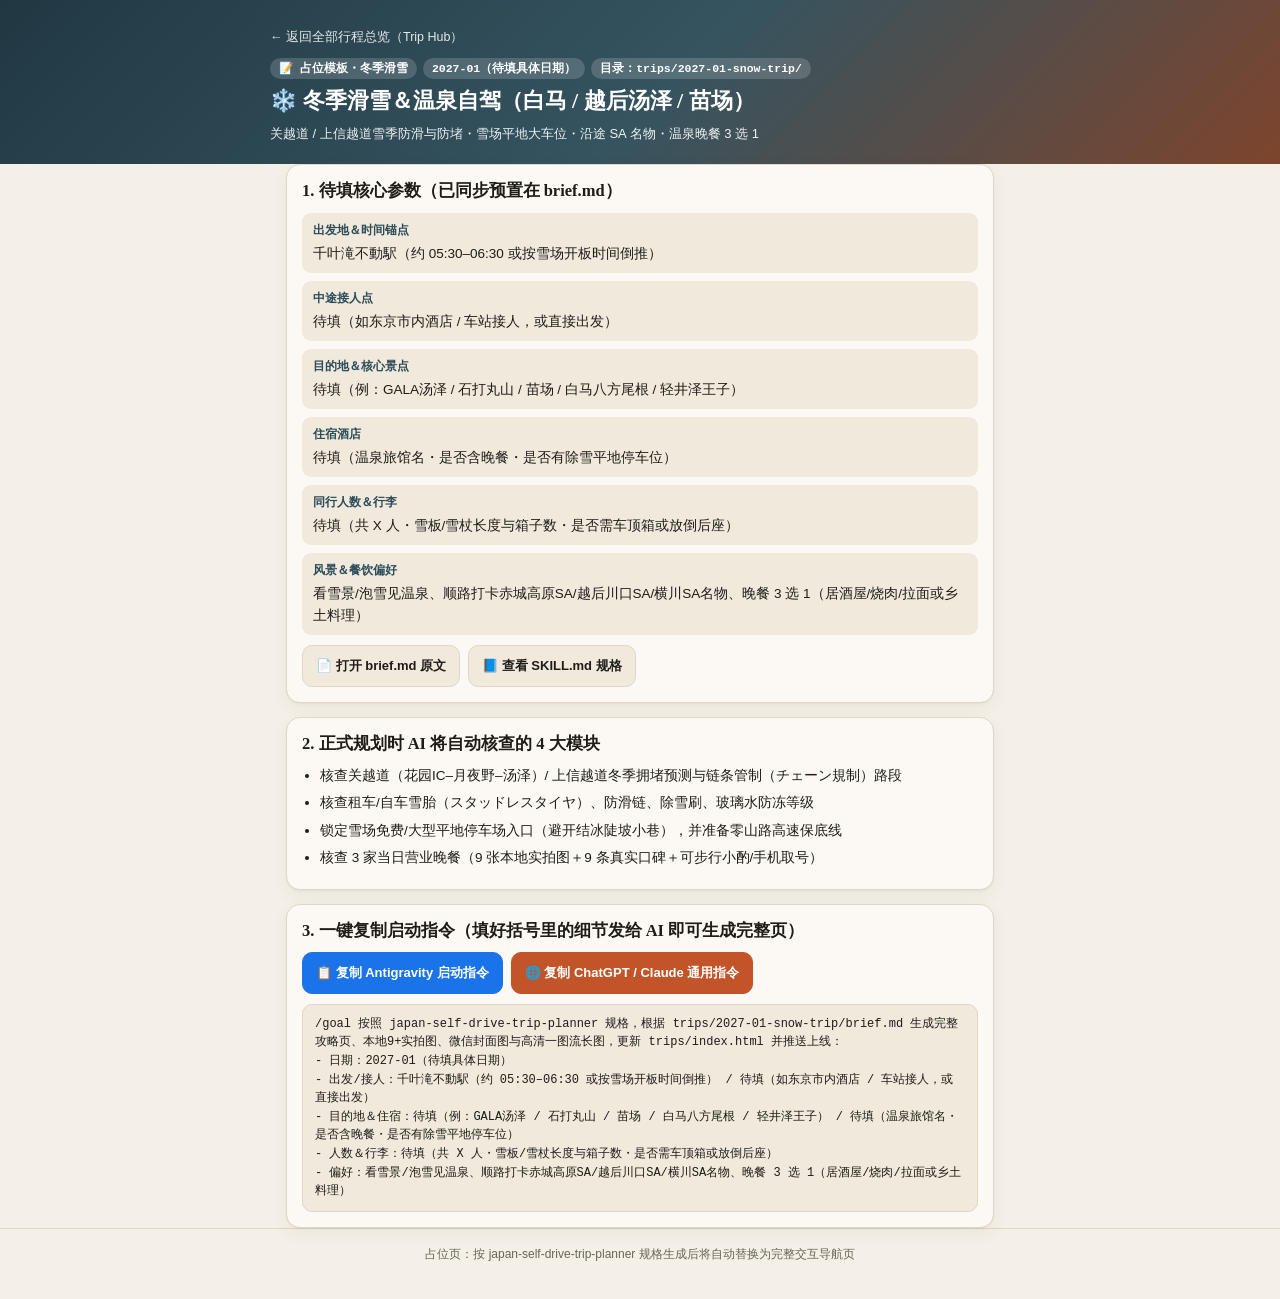
<file: trips/2027-01-snow-trip/index.html>
<!doctype html>
<html lang="zh-CN">
<head>
<meta charset="utf-8">
<meta name="viewport" content="width=device-width, initial-scale=1, viewport-fit=cover">
<meta name="robots" content="noindex, nofollow">
<meta name="theme-color" content="#f5f0e7" media="(prefers-color-scheme: light)">
<meta name="theme-color" content="#151412" media="(prefers-color-scheme: dark)">
<title>❄️ 冬季滑雪＆温泉自驾（白马 / 越后汤泽 / 苗场）｜占位模板</title>
<style>
:root{
  --paper:#f5f0e7; --card:#fcf9f4; --card2:#f0e9dc; --ink:#1f1c18; --soft:#6b6358; --line:#dfd7c8;
  --accent:#c2542a; --indigo:#2b4c59; --nav:#1a73e8; --ok:#256d49; --ok-bg:#e2f2e9; --warn:#a16207; --warn-bg:#f8ebd0;
  --shadow:0 1px 2px rgba(55,40,18,.06),0 6px 18px rgba(55,40,18,.05);
  --serif:"Noto Serif CJK SC","Songti SC","STSong",Georgia,serif;
  --sans:-apple-system,BlinkMacSystemFont,"PingFang SC","Noto Sans CJK SC","Hiragino Sans GB","Microsoft YaHei",sans-serif;
  --mono:ui-monospace,"SF Mono",Menlo,Consolas,monospace;
}
@media (prefers-color-scheme:dark){
  :root{
    --paper:#151412; --card:#1f1d1a; --card2:#282520; --ink:#ede7db; --soft:#a59d90; --line:#35312b;
    --accent:#e57c52; --indigo:#8fb7c7; --nav:#4a90f2; --ok:#52b788; --ok-bg:#1b3326; --warn:#e6b655; --warn-bg:#382b12;
    --shadow:0 2px 10px rgba(0,0,0,.35);
  }
}
*{box-sizing:border-box}
body{margin:0;background:var(--paper);color:var(--ink);font:15px/1.65 var(--sans);overflow-x:hidden;-webkit-font-smoothing:antialiased}
a{color:var(--nav);text-decoration:none}
button{font:inherit;color:inherit;cursor:pointer}
.wrap{max-width:740px;margin:0 auto;padding:0 16px}
.hero{background:linear-gradient(135deg,#213843 0%,#355460 52%,#7e442c 100%);color:#fff;padding:24px 16px 20px}
.hero .wrap{padding:0}
.back{display:inline-flex;align-items:center;gap:4px;font-size:12.5px;color:rgba(255,255,255,.88);margin-bottom:10px}
.badges{display:flex;flex-wrap:wrap;gap:6px;margin-bottom:8px;font:600 11.5px/1.2 var(--mono)}
.badges span{background:rgba(255,255,255,.16);padding:4px 9px;border-radius:99px}
.hero h1{margin:0;font:600 22px/1.3 var(--serif)}
.hero p{margin:7px 0 0;font-size:13px;opacity:.92}
main{padding:18px 0 42px;display:grid;gap:14px}
.card{background:var(--card);border:1.5px solid var(--line);border-radius:14px;padding:15px;box-shadow:var(--shadow)}
.card h2{margin:0 0 10px;font:700 16.5px/1.35 var(--serif)}
.kv{display:grid;gap:8px;font-size:13.5px}
.row{background:var(--card2);border-radius:9px;padding:8px 11px}
.row b{color:var(--indigo);display:block;font-size:12px;margin-bottom:2px}
ul{margin:0;padding-left:18px;font-size:13.5px}
li{margin:5px 0}
.btns{display:flex;flex-wrap:wrap;gap:8px;margin-top:10px}
.btn{display:inline-flex;align-items:center;justify-content:center;gap:5px;padding:9px 13px;border-radius:10px;font-size:13px;font-weight:700;border:1px solid var(--line);background:var(--card2);color:var(--ink)}
.btn.pri{background:var(--nav);border-color:var(--nav);color:#fff}
.btn.warm{background:var(--accent);border-color:var(--accent);color:#fff}
pre{margin:10px 0 0;padding:10px 12px;border-radius:10px;background:var(--card2);border:1px solid var(--line);font:12px/1.55 var(--mono);white-space:pre-wrap;word-break:break-word;overflow-x:auto}
.toast{position:fixed;left:50%;bottom:24px;transform:translateX(-50%) translateY(20px);background:var(--ink);color:var(--paper);padding:10px 18px;border-radius:99px;font-size:13px;font-weight:600;opacity:0;pointer-events:none;transition:.25s;z-index:99}
.toast.show{opacity:1;transform:translateX(-50%) translateY(0)}
footer{text-align:center;font-size:12px;color:var(--soft);padding:16px 0 34px;border-top:1px solid var(--line)}
</style>
</head>
<body>
<header class="hero">
  <div class="wrap">
    <a class="back" href="../">← 返回全部行程总览（Trip Hub）</a>
    <div class="badges">
      <span>📝 占位模板・冬季滑雪</span>
      <span>2027-01（待填具体日期）</span>
      <span>目录：trips/2027-01-snow-trip/</span>
    </div>
    <h1>❄️ 冬季滑雪＆温泉自驾（白马 / 越后汤泽 / 苗场）</h1>
    <p>关越道 / 上信越道雪季防滑与防堵・雪场平地大车位・沿途 SA 名物・温泉晚餐 3 选 1</p>
  </div>
</header>

<main class="wrap">
  <section class="card">
    <h2>1. 待填核心参数（已同步预置在 brief.md）</h2>
    <div class="kv">
      <div class="row"><b>出发地＆时间锚点</b>千叶滝不動駅（约 05:30–06:30 或按雪场开板时间倒推）</div>
      <div class="row"><b>中途接人点</b>待填（如东京市内酒店 / 车站接人，或直接出发）</div>
      <div class="row"><b>目的地＆核心景点</b>待填（例：GALA汤泽 / 石打丸山 / 苗场 / 白马八方尾根 / 轻井泽王子）</div>
      <div class="row"><b>住宿酒店</b>待填（温泉旅馆名・是否含晚餐・是否有除雪平地停车位）</div>
      <div class="row"><b>同行人数＆行李</b>待填（共 X 人・雪板/雪杖长度与箱子数・是否需车顶箱或放倒后座）</div>
      <div class="row"><b>风景＆餐饮偏好</b>看雪景/泡雪见温泉、顺路打卡赤城高原SA/越后川口SA/横川SA名物、晚餐 3 选 1（居酒屋/烧肉/拉面或乡土料理）</div>
    </div>
    <div class="btns">
      <a class="btn" href="brief.md" target="_blank" rel="noopener">📄 打开 brief.md 原文</a>
      <a class="btn" href="../../skills/japan-self-drive-trip-planner/SKILL.md" target="_blank" rel="noopener">📘 查看 SKILL.md 规格</a>
    </div>
  </section>

  <section class="card">
    <h2>2. 正式规划时 AI 将自动核查的 4 大模块</h2>
    <ul>
        <li>核查关越道（花园IC–月夜野–汤泽）/ 上信越道冬季拥堵预测与链条管制（チェーン規制）路段</li>
        <li>核查租车/自车雪胎（スタッドレスタイヤ）、防滑链、除雪刷、玻璃水防冻等级</li>
        <li>锁定雪场免费/大型平地停车场入口（避开结冰陡坡小巷），并准备零山路高速保底线</li>
        <li>核查 3 家当日营业晚餐（9 张本地实拍图＋9 条真实口碑＋可步行小酌/手机取号）</li>
    </ul>
  </section>

  <section class="card">
    <h2>3. 一键复制启动指令（填好括号里的细节发给 AI 即可生成完整页）</h2>
    <div class="btns" style="margin-top:0">
      <button class="btn pri" type="button" id="copy-ag">📋 复制 Antigravity 启动指令</button>
      <button class="btn warm" type="button" id="copy-ext">🌐 复制 ChatGPT / Claude 通用指令</button>
    </div>
    <pre id="prompt-preview">/goal 按照 japan-self-drive-trip-planner 规格，根据 trips/2027-01-snow-trip/brief.md 生成完整攻略页、本地9+实拍图、微信封面图与高清一图流长图，更新 trips/index.html 并推送上线：
- 日期：2027-01（待填具体日期）
- 出发/接人：千叶滝不動駅（约 05:30–06:30 或按雪场开板时间倒推） / 待填（如东京市内酒店 / 车站接人，或直接出发）
- 目的地＆住宿：待填（例：GALA汤泽 / 石打丸山 / 苗场 / 白马八方尾根 / 轻井泽王子） / 待填（温泉旅馆名・是否含晚餐・是否有除雪平地停车位）
- 人数＆行李：待填（共 X 人・雪板/雪杖长度与箱子数・是否需车顶箱或放倒后座）
- 偏好：看雪景/泡雪见温泉、顺路打卡赤城高原SA/越后川口SA/横川SA名物、晚餐 3 选 1（居酒屋/烧肉/拉面或乡土料理）</pre>
  </section>
</main>

<footer>
  <div class="wrap">占位页：按 japan-self-drive-trip-planner 规格生成后将自动替换为完整交互导航页</div>
</footer>
<div class="toast" id="toast">已复制！</div>

<script>
const AG_PROMPT = '/goal 按照 japan-self-drive-trip-planner 规格，根据 trips/2027-01-snow-trip/brief.md 生成完整攻略页、本地9+实拍图、微信封面图与高清一图流长图，更新 trips/index.html 并推送上线：\n- 日期：2027-01（待填具体日期）\n- 出发/接人：千叶滝不動駅（约 05:30–06:30 或按雪场开板时间倒推） / 待填（如东京市内酒店 / 车站接人，或直接出发）\n- 目的地＆住宿：待填（例：GALA汤泽 / 石打丸山 / 苗场 / 白马八方尾根 / 轻井泽王子） / 待填（温泉旅馆名・是否含晚餐・是否有除雪平地停车位）\n- 人数＆行李：待填（共 X 人・雪板/雪杖长度与箱子数・是否需车顶箱或放倒后座）\n- 偏好：看雪景/泡雪见温泉、顺路打卡赤城高原SA/越后川口SA/横川SA名物、晚餐 3 选 1（居酒屋/烧肉/拉面或乡土料理）';
const EXT_PROMPT = '请先完整阅读并严格遵循这份日本自驾攻略规范：\nhttps://raw.githubusercontent.com/kenandxx/trip-planning/main/skills/japan-self-drive-trip-planner/SKILL.md\n\n然后按规范为我规划以下行程（产出单文件交互网页 index.html、微信文案、长图设计）：\n- 行程目录：trips/2027-01-snow-trip/\n- 日期：2027-01（待填具体日期）\n- 出发/接人：千叶滝不動駅（约 05:30–06:30 或按雪场开板时间倒推） / 待填（如东京市内酒店 / 车站接人，或直接出发）\n- 目的地＆住宿：待填（例：GALA汤泽 / 石打丸山 / 苗场 / 白马八方尾根 / 轻井泽王子） / 待填（温泉旅馆名・是否含晚餐・是否有除雪平地停车位）\n- 人数＆行李：待填（共 X 人・雪板/雪杖长度与箱子数・是否需车顶箱或放倒后座）\n- 偏好：看雪景/泡雪见温泉、顺路打卡赤城高原SA/越后川口SA/横川SA名物、晚餐 3 选 1（居酒屋/烧肉/拉面或乡土料理）';
function copyTxt(txt, msg){
  document.getElementById('prompt-preview').textContent = txt;
  if(navigator.clipboard) navigator.clipboard.writeText(txt).catch(()=>{});
  const t = document.getElementById('toast');
  t.textContent = msg;
  t.classList.add('show');
  setTimeout(()=>t.classList.remove('show'), 2200);
}
document.getElementById('copy-ag').addEventListener('click', ()=>copyTxt(AG_PROMPT, '已复制 Antigravity 启动指令！'));
document.getElementById('copy-ext').addEventListener('click', ()=>copyTxt(EXT_PROMPT, '已复制跨 AI 通用指令（含 SKILL.md 链接）！'));
</script>
</body>
</html>
</file>
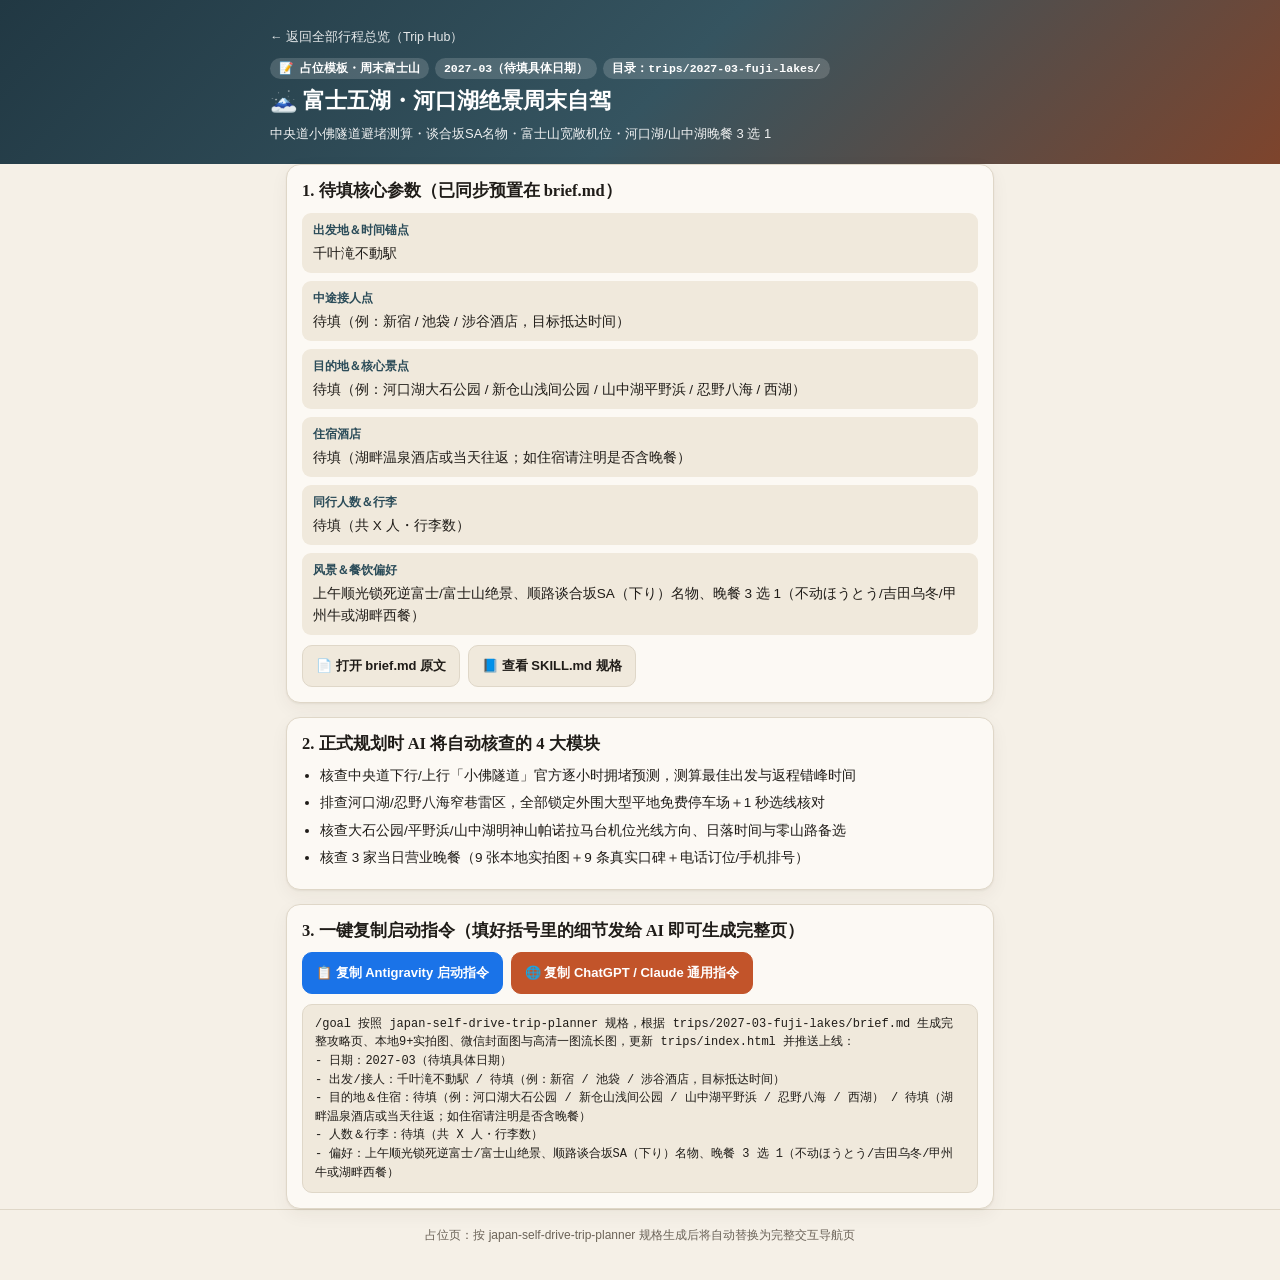
<file: trips/2027-03-fuji-lakes/index.html>
<!doctype html>
<html lang="zh-CN">
<head>
<meta charset="utf-8">
<meta name="viewport" content="width=device-width, initial-scale=1, viewport-fit=cover">
<meta name="robots" content="noindex, nofollow">
<meta name="theme-color" content="#f5f0e7" media="(prefers-color-scheme: light)">
<meta name="theme-color" content="#151412" media="(prefers-color-scheme: dark)">
<title>🗻 富士五湖・河口湖绝景周末自驾｜占位模板</title>
<style>
:root{
  --paper:#f5f0e7; --card:#fcf9f4; --card2:#f0e9dc; --ink:#1f1c18; --soft:#6b6358; --line:#dfd7c8;
  --accent:#c2542a; --indigo:#2b4c59; --nav:#1a73e8; --ok:#256d49; --ok-bg:#e2f2e9; --warn:#a16207; --warn-bg:#f8ebd0;
  --shadow:0 1px 2px rgba(55,40,18,.06),0 6px 18px rgba(55,40,18,.05);
  --serif:"Noto Serif CJK SC","Songti SC","STSong",Georgia,serif;
  --sans:-apple-system,BlinkMacSystemFont,"PingFang SC","Noto Sans CJK SC","Hiragino Sans GB","Microsoft YaHei",sans-serif;
  --mono:ui-monospace,"SF Mono",Menlo,Consolas,monospace;
}
@media (prefers-color-scheme:dark){
  :root{
    --paper:#151412; --card:#1f1d1a; --card2:#282520; --ink:#ede7db; --soft:#a59d90; --line:#35312b;
    --accent:#e57c52; --indigo:#8fb7c7; --nav:#4a90f2; --ok:#52b788; --ok-bg:#1b3326; --warn:#e6b655; --warn-bg:#382b12;
    --shadow:0 2px 10px rgba(0,0,0,.35);
  }
}
*{box-sizing:border-box}
body{margin:0;background:var(--paper);color:var(--ink);font:15px/1.65 var(--sans);overflow-x:hidden;-webkit-font-smoothing:antialiased}
a{color:var(--nav);text-decoration:none}
button{font:inherit;color:inherit;cursor:pointer}
.wrap{max-width:740px;margin:0 auto;padding:0 16px}
.hero{background:linear-gradient(135deg,#213843 0%,#355460 52%,#7e442c 100%);color:#fff;padding:24px 16px 20px}
.hero .wrap{padding:0}
.back{display:inline-flex;align-items:center;gap:4px;font-size:12.5px;color:rgba(255,255,255,.88);margin-bottom:10px}
.badges{display:flex;flex-wrap:wrap;gap:6px;margin-bottom:8px;font:600 11.5px/1.2 var(--mono)}
.badges span{background:rgba(255,255,255,.16);padding:4px 9px;border-radius:99px}
.hero h1{margin:0;font:600 22px/1.3 var(--serif)}
.hero p{margin:7px 0 0;font-size:13px;opacity:.92}
main{padding:18px 0 42px;display:grid;gap:14px}
.card{background:var(--card);border:1.5px solid var(--line);border-radius:14px;padding:15px;box-shadow:var(--shadow)}
.card h2{margin:0 0 10px;font:700 16.5px/1.35 var(--serif)}
.kv{display:grid;gap:8px;font-size:13.5px}
.row{background:var(--card2);border-radius:9px;padding:8px 11px}
.row b{color:var(--indigo);display:block;font-size:12px;margin-bottom:2px}
ul{margin:0;padding-left:18px;font-size:13.5px}
li{margin:5px 0}
.btns{display:flex;flex-wrap:wrap;gap:8px;margin-top:10px}
.btn{display:inline-flex;align-items:center;justify-content:center;gap:5px;padding:9px 13px;border-radius:10px;font-size:13px;font-weight:700;border:1px solid var(--line);background:var(--card2);color:var(--ink)}
.btn.pri{background:var(--nav);border-color:var(--nav);color:#fff}
.btn.warm{background:var(--accent);border-color:var(--accent);color:#fff}
pre{margin:10px 0 0;padding:10px 12px;border-radius:10px;background:var(--card2);border:1px solid var(--line);font:12px/1.55 var(--mono);white-space:pre-wrap;word-break:break-word;overflow-x:auto}
.toast{position:fixed;left:50%;bottom:24px;transform:translateX(-50%) translateY(20px);background:var(--ink);color:var(--paper);padding:10px 18px;border-radius:99px;font-size:13px;font-weight:600;opacity:0;pointer-events:none;transition:.25s;z-index:99}
.toast.show{opacity:1;transform:translateX(-50%) translateY(0)}
footer{text-align:center;font-size:12px;color:var(--soft);padding:16px 0 34px;border-top:1px solid var(--line)}
</style>
</head>
<body>
<header class="hero">
  <div class="wrap">
    <a class="back" href="../">← 返回全部行程总览（Trip Hub）</a>
    <div class="badges">
      <span>📝 占位模板・周末富士山</span>
      <span>2027-03（待填具体日期）</span>
      <span>目录：trips/2027-03-fuji-lakes/</span>
    </div>
    <h1>🗻 富士五湖・河口湖绝景周末自驾</h1>
    <p>中央道小佛隧道避堵测算・谈合坂SA名物・富士山宽敞机位・河口湖/山中湖晚餐 3 选 1</p>
  </div>
</header>

<main class="wrap">
  <section class="card">
    <h2>1. 待填核心参数（已同步预置在 brief.md）</h2>
    <div class="kv">
      <div class="row"><b>出发地＆时间锚点</b>千叶滝不動駅</div>
      <div class="row"><b>中途接人点</b>待填（例：新宿 / 池袋 / 涉谷酒店，目标抵达时间）</div>
      <div class="row"><b>目的地＆核心景点</b>待填（例：河口湖大石公园 / 新仓山浅间公园 / 山中湖平野浜 / 忍野八海 / 西湖）</div>
      <div class="row"><b>住宿酒店</b>待填（湖畔温泉酒店或当天往返；如住宿请注明是否含晚餐）</div>
      <div class="row"><b>同行人数＆行李</b>待填（共 X 人・行李数）</div>
      <div class="row"><b>风景＆餐饮偏好</b>上午顺光锁死逆富士/富士山绝景、顺路谈合坂SA（下り）名物、晚餐 3 选 1（不动ほうとう/吉田乌冬/甲州牛或湖畔西餐）</div>
    </div>
    <div class="btns">
      <a class="btn" href="brief.md" target="_blank" rel="noopener">📄 打开 brief.md 原文</a>
      <a class="btn" href="../../skills/japan-self-drive-trip-planner/SKILL.md" target="_blank" rel="noopener">📘 查看 SKILL.md 规格</a>
    </div>
  </section>

  <section class="card">
    <h2>2. 正式规划时 AI 将自动核查的 4 大模块</h2>
    <ul>
        <li>核查中央道下行/上行「小佛隧道」官方逐小时拥堵预测，测算最佳出发与返程错峰时间</li>
        <li>排查河口湖/忍野八海窄巷雷区，全部锁定外围大型平地免费停车场＋1 秒选线核对</li>
        <li>核查大石公园/平野浜/山中湖明神山帕诺拉马台机位光线方向、日落时间与零山路备选</li>
        <li>核查 3 家当日营业晚餐（9 张本地实拍图＋9 条真实口碑＋电话订位/手机排号）</li>
    </ul>
  </section>

  <section class="card">
    <h2>3. 一键复制启动指令（填好括号里的细节发给 AI 即可生成完整页）</h2>
    <div class="btns" style="margin-top:0">
      <button class="btn pri" type="button" id="copy-ag">📋 复制 Antigravity 启动指令</button>
      <button class="btn warm" type="button" id="copy-ext">🌐 复制 ChatGPT / Claude 通用指令</button>
    </div>
    <pre id="prompt-preview">/goal 按照 japan-self-drive-trip-planner 规格，根据 trips/2027-03-fuji-lakes/brief.md 生成完整攻略页、本地9+实拍图、微信封面图与高清一图流长图，更新 trips/index.html 并推送上线：
- 日期：2027-03（待填具体日期）
- 出发/接人：千叶滝不動駅 / 待填（例：新宿 / 池袋 / 涉谷酒店，目标抵达时间）
- 目的地＆住宿：待填（例：河口湖大石公园 / 新仓山浅间公园 / 山中湖平野浜 / 忍野八海 / 西湖） / 待填（湖畔温泉酒店或当天往返；如住宿请注明是否含晚餐）
- 人数＆行李：待填（共 X 人・行李数）
- 偏好：上午顺光锁死逆富士/富士山绝景、顺路谈合坂SA（下り）名物、晚餐 3 选 1（不动ほうとう/吉田乌冬/甲州牛或湖畔西餐）</pre>
  </section>
</main>

<footer>
  <div class="wrap">占位页：按 japan-self-drive-trip-planner 规格生成后将自动替换为完整交互导航页</div>
</footer>
<div class="toast" id="toast">已复制！</div>

<script>
const AG_PROMPT = '/goal 按照 japan-self-drive-trip-planner 规格，根据 trips/2027-03-fuji-lakes/brief.md 生成完整攻略页、本地9+实拍图、微信封面图与高清一图流长图，更新 trips/index.html 并推送上线：\n- 日期：2027-03（待填具体日期）\n- 出发/接人：千叶滝不動駅 / 待填（例：新宿 / 池袋 / 涉谷酒店，目标抵达时间）\n- 目的地＆住宿：待填（例：河口湖大石公园 / 新仓山浅间公园 / 山中湖平野浜 / 忍野八海 / 西湖） / 待填（湖畔温泉酒店或当天往返；如住宿请注明是否含晚餐）\n- 人数＆行李：待填（共 X 人・行李数）\n- 偏好：上午顺光锁死逆富士/富士山绝景、顺路谈合坂SA（下り）名物、晚餐 3 选 1（不动ほうとう/吉田乌冬/甲州牛或湖畔西餐）';
const EXT_PROMPT = '请先完整阅读并严格遵循这份日本自驾攻略规范：\nhttps://raw.githubusercontent.com/kenandxx/trip-planning/main/skills/japan-self-drive-trip-planner/SKILL.md\n\n然后按规范为我规划以下行程（产出单文件交互网页 index.html、微信文案、长图设计）：\n- 行程目录：trips/2027-03-fuji-lakes/\n- 日期：2027-03（待填具体日期）\n- 出发/接人：千叶滝不動駅 / 待填（例：新宿 / 池袋 / 涉谷酒店，目标抵达时间）\n- 目的地＆住宿：待填（例：河口湖大石公园 / 新仓山浅间公园 / 山中湖平野浜 / 忍野八海 / 西湖） / 待填（湖畔温泉酒店或当天往返；如住宿请注明是否含晚餐）\n- 人数＆行李：待填（共 X 人・行李数）\n- 偏好：上午顺光锁死逆富士/富士山绝景、顺路谈合坂SA（下り）名物、晚餐 3 选 1（不动ほうとう/吉田乌冬/甲州牛或湖畔西餐）';
function copyTxt(txt, msg){
  document.getElementById('prompt-preview').textContent = txt;
  if(navigator.clipboard) navigator.clipboard.writeText(txt).catch(()=>{});
  const t = document.getElementById('toast');
  t.textContent = msg;
  t.classList.add('show');
  setTimeout(()=>t.classList.remove('show'), 2200);
}
document.getElementById('copy-ag').addEventListener('click', ()=>copyTxt(AG_PROMPT, '已复制 Antigravity 启动指令！'));
document.getElementById('copy-ext').addEventListener('click', ()=>copyTxt(EXT_PROMPT, '已复制跨 AI 通用指令（含 SKILL.md 链接）！'));
</script>
</body>
</html>
</file>
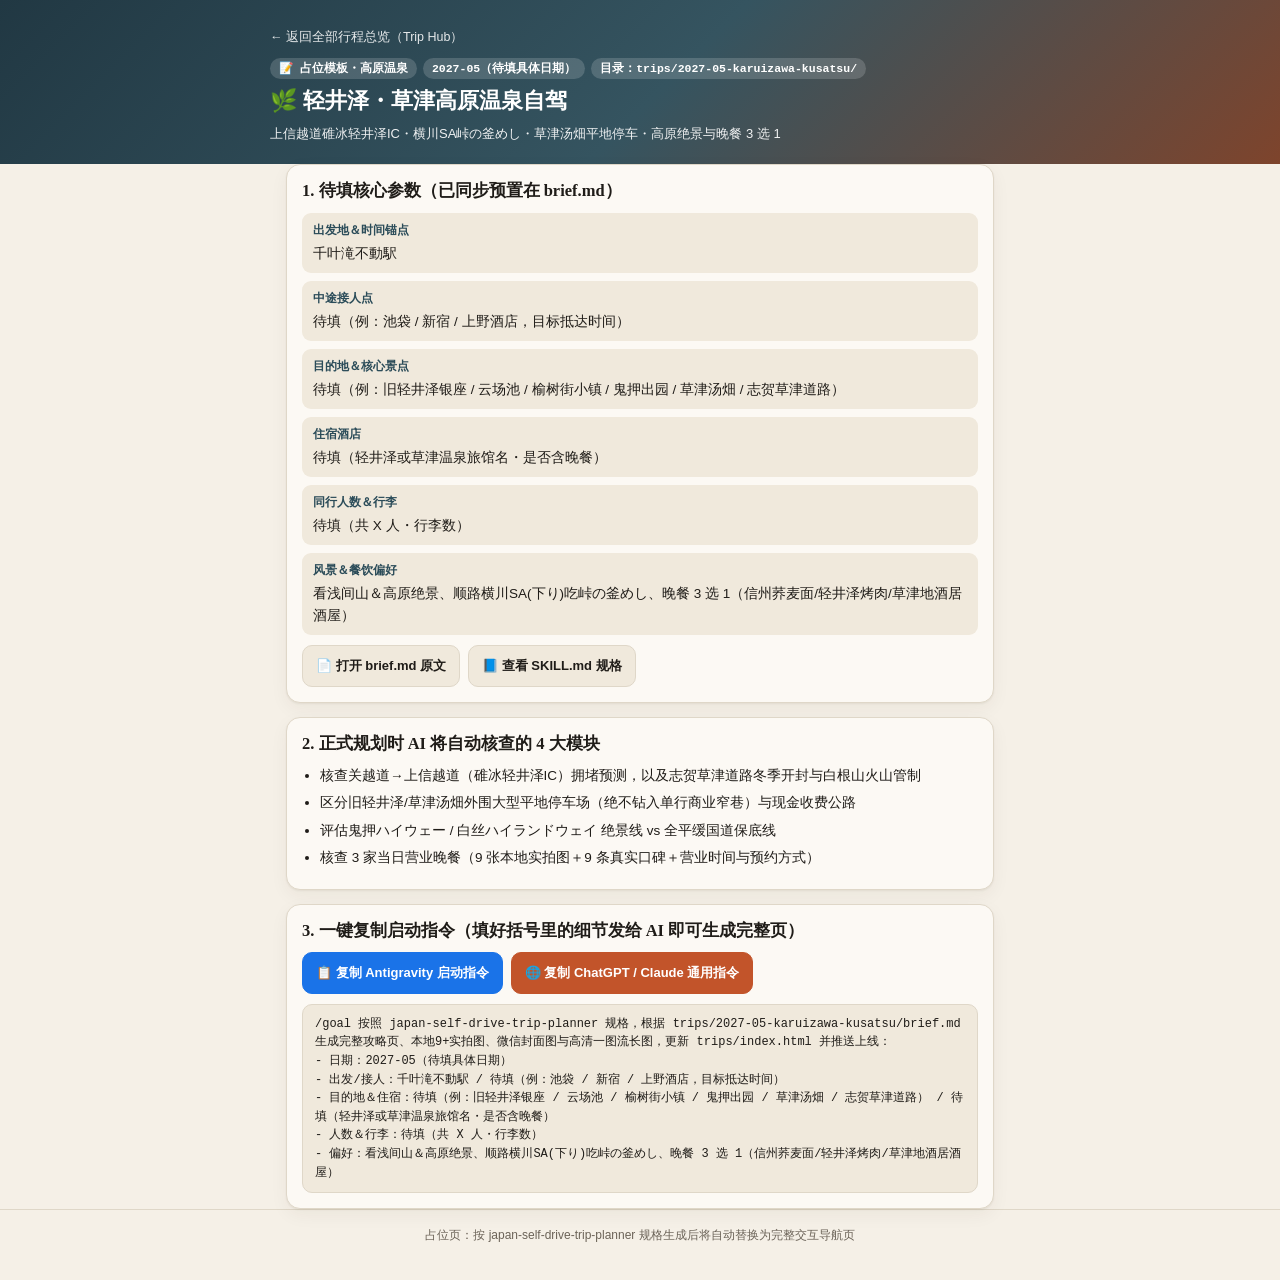
<file: trips/2027-05-karuizawa-kusatsu/index.html>
<!doctype html>
<html lang="zh-CN">
<head>
<meta charset="utf-8">
<meta name="viewport" content="width=device-width, initial-scale=1, viewport-fit=cover">
<meta name="robots" content="noindex, nofollow">
<meta name="theme-color" content="#f5f0e7" media="(prefers-color-scheme: light)">
<meta name="theme-color" content="#151412" media="(prefers-color-scheme: dark)">
<title>🌿 轻井泽・草津高原温泉自驾｜占位模板</title>
<style>
:root{
  --paper:#f5f0e7; --card:#fcf9f4; --card2:#f0e9dc; --ink:#1f1c18; --soft:#6b6358; --line:#dfd7c8;
  --accent:#c2542a; --indigo:#2b4c59; --nav:#1a73e8; --ok:#256d49; --ok-bg:#e2f2e9; --warn:#a16207; --warn-bg:#f8ebd0;
  --shadow:0 1px 2px rgba(55,40,18,.06),0 6px 18px rgba(55,40,18,.05);
  --serif:"Noto Serif CJK SC","Songti SC","STSong",Georgia,serif;
  --sans:-apple-system,BlinkMacSystemFont,"PingFang SC","Noto Sans CJK SC","Hiragino Sans GB","Microsoft YaHei",sans-serif;
  --mono:ui-monospace,"SF Mono",Menlo,Consolas,monospace;
}
@media (prefers-color-scheme:dark){
  :root{
    --paper:#151412; --card:#1f1d1a; --card2:#282520; --ink:#ede7db; --soft:#a59d90; --line:#35312b;
    --accent:#e57c52; --indigo:#8fb7c7; --nav:#4a90f2; --ok:#52b788; --ok-bg:#1b3326; --warn:#e6b655; --warn-bg:#382b12;
    --shadow:0 2px 10px rgba(0,0,0,.35);
  }
}
*{box-sizing:border-box}
body{margin:0;background:var(--paper);color:var(--ink);font:15px/1.65 var(--sans);overflow-x:hidden;-webkit-font-smoothing:antialiased}
a{color:var(--nav);text-decoration:none}
button{font:inherit;color:inherit;cursor:pointer}
.wrap{max-width:740px;margin:0 auto;padding:0 16px}
.hero{background:linear-gradient(135deg,#213843 0%,#355460 52%,#7e442c 100%);color:#fff;padding:24px 16px 20px}
.hero .wrap{padding:0}
.back{display:inline-flex;align-items:center;gap:4px;font-size:12.5px;color:rgba(255,255,255,.88);margin-bottom:10px}
.badges{display:flex;flex-wrap:wrap;gap:6px;margin-bottom:8px;font:600 11.5px/1.2 var(--mono)}
.badges span{background:rgba(255,255,255,.16);padding:4px 9px;border-radius:99px}
.hero h1{margin:0;font:600 22px/1.3 var(--serif)}
.hero p{margin:7px 0 0;font-size:13px;opacity:.92}
main{padding:18px 0 42px;display:grid;gap:14px}
.card{background:var(--card);border:1.5px solid var(--line);border-radius:14px;padding:15px;box-shadow:var(--shadow)}
.card h2{margin:0 0 10px;font:700 16.5px/1.35 var(--serif)}
.kv{display:grid;gap:8px;font-size:13.5px}
.row{background:var(--card2);border-radius:9px;padding:8px 11px}
.row b{color:var(--indigo);display:block;font-size:12px;margin-bottom:2px}
ul{margin:0;padding-left:18px;font-size:13.5px}
li{margin:5px 0}
.btns{display:flex;flex-wrap:wrap;gap:8px;margin-top:10px}
.btn{display:inline-flex;align-items:center;justify-content:center;gap:5px;padding:9px 13px;border-radius:10px;font-size:13px;font-weight:700;border:1px solid var(--line);background:var(--card2);color:var(--ink)}
.btn.pri{background:var(--nav);border-color:var(--nav);color:#fff}
.btn.warm{background:var(--accent);border-color:var(--accent);color:#fff}
pre{margin:10px 0 0;padding:10px 12px;border-radius:10px;background:var(--card2);border:1px solid var(--line);font:12px/1.55 var(--mono);white-space:pre-wrap;word-break:break-word;overflow-x:auto}
.toast{position:fixed;left:50%;bottom:24px;transform:translateX(-50%) translateY(20px);background:var(--ink);color:var(--paper);padding:10px 18px;border-radius:99px;font-size:13px;font-weight:600;opacity:0;pointer-events:none;transition:.25s;z-index:99}
.toast.show{opacity:1;transform:translateX(-50%) translateY(0)}
footer{text-align:center;font-size:12px;color:var(--soft);padding:16px 0 34px;border-top:1px solid var(--line)}
</style>
</head>
<body>
<header class="hero">
  <div class="wrap">
    <a class="back" href="../">← 返回全部行程总览（Trip Hub）</a>
    <div class="badges">
      <span>📝 占位模板・高原温泉</span>
      <span>2027-05（待填具体日期）</span>
      <span>目录：trips/2027-05-karuizawa-kusatsu/</span>
    </div>
    <h1>🌿 轻井泽・草津高原温泉自驾</h1>
    <p>上信越道碓冰轻井泽IC・横川SA峠の釜めし・草津汤畑平地停车・高原绝景与晚餐 3 选 1</p>
  </div>
</header>

<main class="wrap">
  <section class="card">
    <h2>1. 待填核心参数（已同步预置在 brief.md）</h2>
    <div class="kv">
      <div class="row"><b>出发地＆时间锚点</b>千叶滝不動駅</div>
      <div class="row"><b>中途接人点</b>待填（例：池袋 / 新宿 / 上野酒店，目标抵达时间）</div>
      <div class="row"><b>目的地＆核心景点</b>待填（例：旧轻井泽银座 / 云场池 / 榆树街小镇 / 鬼押出园 / 草津汤畑 / 志贺草津道路）</div>
      <div class="row"><b>住宿酒店</b>待填（轻井泽或草津温泉旅馆名・是否含晚餐）</div>
      <div class="row"><b>同行人数＆行李</b>待填（共 X 人・行李数）</div>
      <div class="row"><b>风景＆餐饮偏好</b>看浅间山＆高原绝景、顺路横川SA(下り)吃峠の釜めし、晚餐 3 选 1（信州荞麦面/轻井泽烤肉/草津地酒居酒屋）</div>
    </div>
    <div class="btns">
      <a class="btn" href="brief.md" target="_blank" rel="noopener">📄 打开 brief.md 原文</a>
      <a class="btn" href="../../skills/japan-self-drive-trip-planner/SKILL.md" target="_blank" rel="noopener">📘 查看 SKILL.md 规格</a>
    </div>
  </section>

  <section class="card">
    <h2>2. 正式规划时 AI 将自动核查的 4 大模块</h2>
    <ul>
        <li>核查关越道→上信越道（碓冰轻井泽IC）拥堵预测，以及志贺草津道路冬季开封与白根山火山管制</li>
        <li>区分旧轻井泽/草津汤畑外围大型平地停车场（绝不钻入单行商业窄巷）与现金收费公路</li>
        <li>评估鬼押ハイウェー / 白丝ハイランドウェイ 绝景线 vs 全平缓国道保底线</li>
        <li>核查 3 家当日营业晚餐（9 张本地实拍图＋9 条真实口碑＋营业时间与预约方式）</li>
    </ul>
  </section>

  <section class="card">
    <h2>3. 一键复制启动指令（填好括号里的细节发给 AI 即可生成完整页）</h2>
    <div class="btns" style="margin-top:0">
      <button class="btn pri" type="button" id="copy-ag">📋 复制 Antigravity 启动指令</button>
      <button class="btn warm" type="button" id="copy-ext">🌐 复制 ChatGPT / Claude 通用指令</button>
    </div>
    <pre id="prompt-preview">/goal 按照 japan-self-drive-trip-planner 规格，根据 trips/2027-05-karuizawa-kusatsu/brief.md 生成完整攻略页、本地9+实拍图、微信封面图与高清一图流长图，更新 trips/index.html 并推送上线：
- 日期：2027-05（待填具体日期）
- 出发/接人：千叶滝不動駅 / 待填（例：池袋 / 新宿 / 上野酒店，目标抵达时间）
- 目的地＆住宿：待填（例：旧轻井泽银座 / 云场池 / 榆树街小镇 / 鬼押出园 / 草津汤畑 / 志贺草津道路） / 待填（轻井泽或草津温泉旅馆名・是否含晚餐）
- 人数＆行李：待填（共 X 人・行李数）
- 偏好：看浅间山＆高原绝景、顺路横川SA(下り)吃峠の釜めし、晚餐 3 选 1（信州荞麦面/轻井泽烤肉/草津地酒居酒屋）</pre>
  </section>
</main>

<footer>
  <div class="wrap">占位页：按 japan-self-drive-trip-planner 规格生成后将自动替换为完整交互导航页</div>
</footer>
<div class="toast" id="toast">已复制！</div>

<script>
const AG_PROMPT = '/goal 按照 japan-self-drive-trip-planner 规格，根据 trips/2027-05-karuizawa-kusatsu/brief.md 生成完整攻略页、本地9+实拍图、微信封面图与高清一图流长图，更新 trips/index.html 并推送上线：\n- 日期：2027-05（待填具体日期）\n- 出发/接人：千叶滝不動駅 / 待填（例：池袋 / 新宿 / 上野酒店，目标抵达时间）\n- 目的地＆住宿：待填（例：旧轻井泽银座 / 云场池 / 榆树街小镇 / 鬼押出园 / 草津汤畑 / 志贺草津道路） / 待填（轻井泽或草津温泉旅馆名・是否含晚餐）\n- 人数＆行李：待填（共 X 人・行李数）\n- 偏好：看浅间山＆高原绝景、顺路横川SA(下り)吃峠の釜めし、晚餐 3 选 1（信州荞麦面/轻井泽烤肉/草津地酒居酒屋）';
const EXT_PROMPT = '请先完整阅读并严格遵循这份日本自驾攻略规范：\nhttps://raw.githubusercontent.com/kenandxx/trip-planning/main/skills/japan-self-drive-trip-planner/SKILL.md\n\n然后按规范为我规划以下行程（产出单文件交互网页 index.html、微信文案、长图设计）：\n- 行程目录：trips/2027-05-karuizawa-kusatsu/\n- 日期：2027-05（待填具体日期）\n- 出发/接人：千叶滝不動駅 / 待填（例：池袋 / 新宿 / 上野酒店，目标抵达时间）\n- 目的地＆住宿：待填（例：旧轻井泽银座 / 云场池 / 榆树街小镇 / 鬼押出园 / 草津汤畑 / 志贺草津道路） / 待填（轻井泽或草津温泉旅馆名・是否含晚餐）\n- 人数＆行李：待填（共 X 人・行李数）\n- 偏好：看浅间山＆高原绝景、顺路横川SA(下り)吃峠の釜めし、晚餐 3 选 1（信州荞麦面/轻井泽烤肉/草津地酒居酒屋）';
function copyTxt(txt, msg){
  document.getElementById('prompt-preview').textContent = txt;
  if(navigator.clipboard) navigator.clipboard.writeText(txt).catch(()=>{});
  const t = document.getElementById('toast');
  t.textContent = msg;
  t.classList.add('show');
  setTimeout(()=>t.classList.remove('show'), 2200);
}
document.getElementById('copy-ag').addEventListener('click', ()=>copyTxt(AG_PROMPT, '已复制 Antigravity 启动指令！'));
document.getElementById('copy-ext').addEventListener('click', ()=>copyTxt(EXT_PROMPT, '已复制跨 AI 通用指令（含 SKILL.md 链接）！'));
</script>
</body>
</html>
</file>
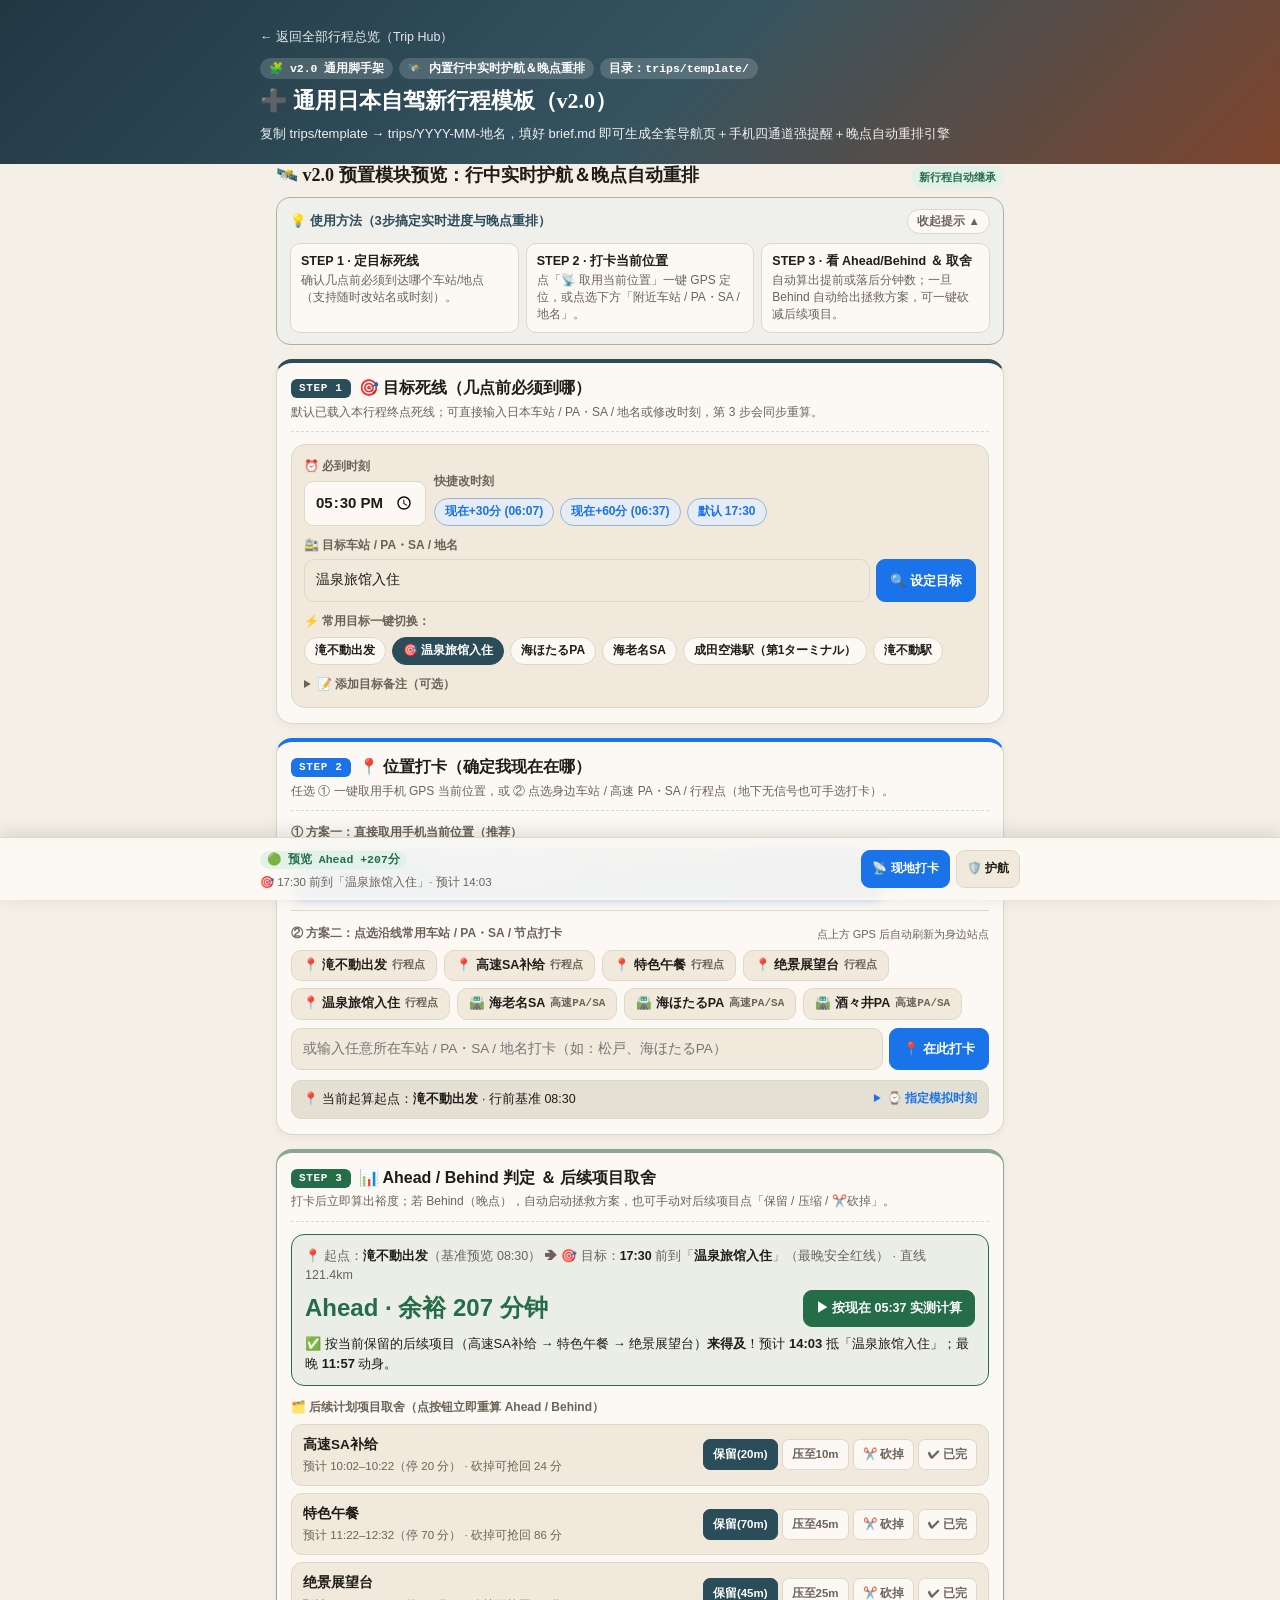
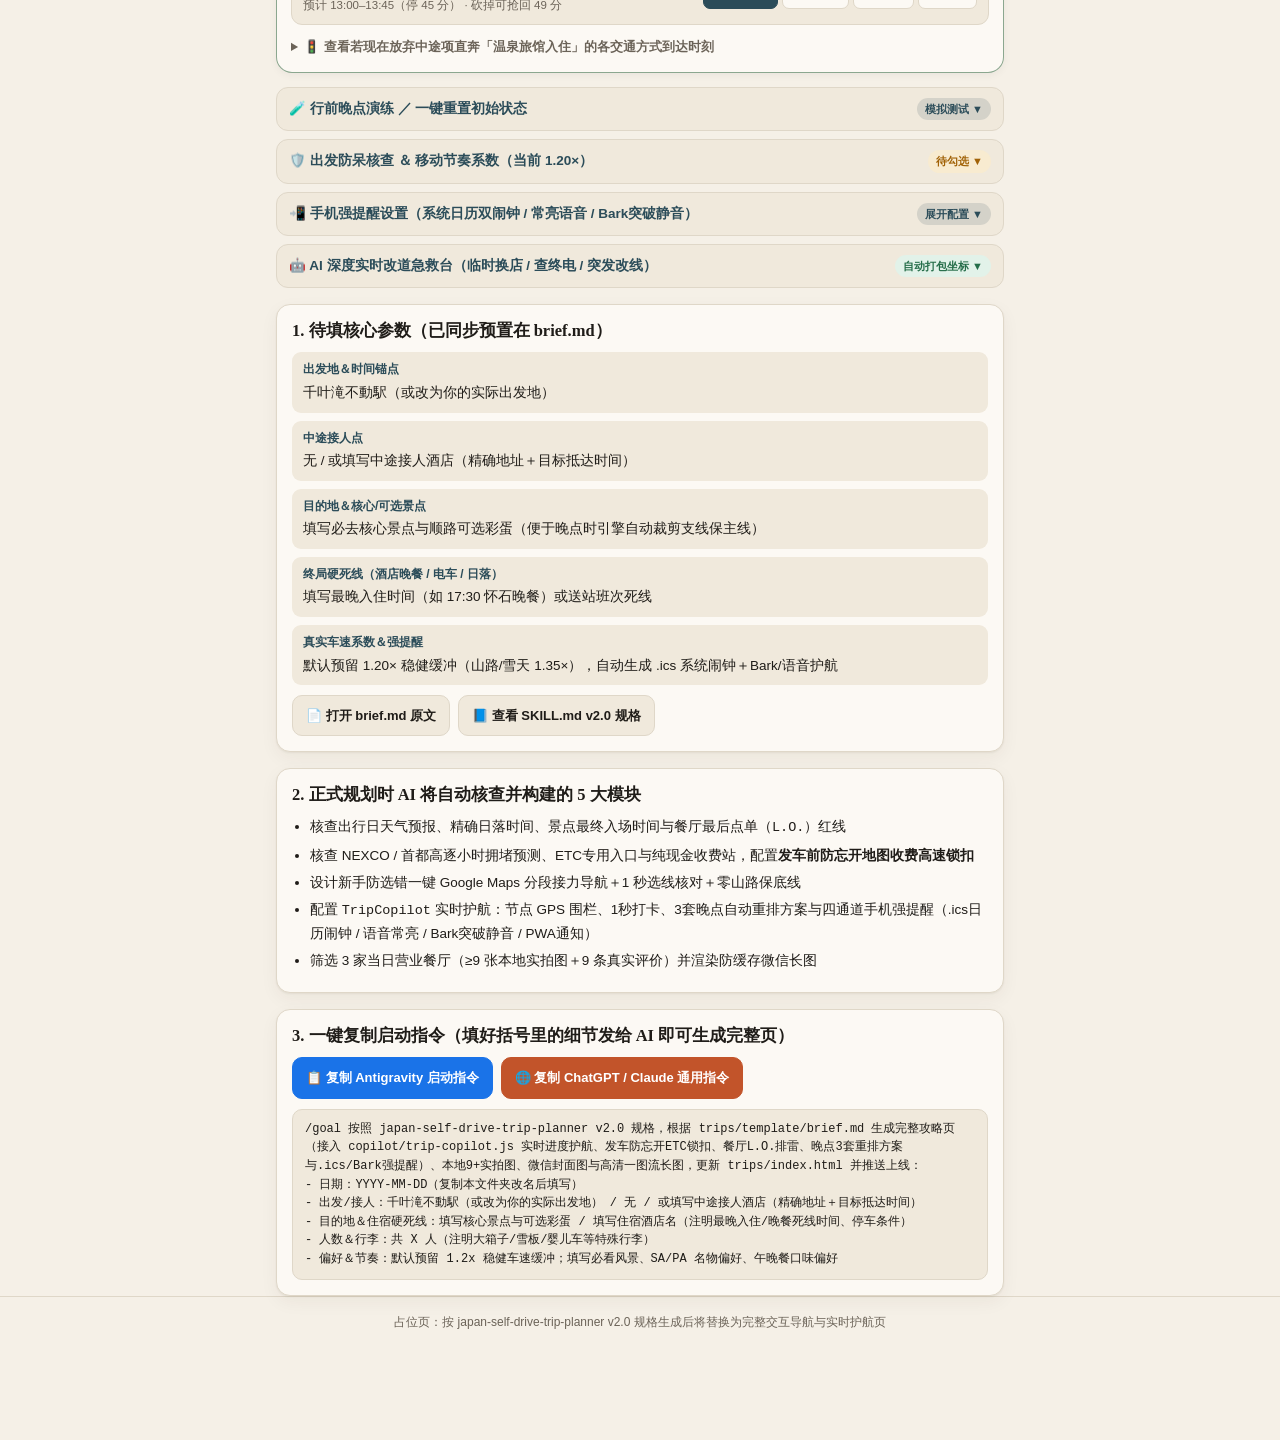
<file: trips/template/index.html>
<!doctype html>
<html lang="zh-CN">
<head>
<meta charset="utf-8">
<meta name="viewport" content="width=device-width, initial-scale=1, viewport-fit=cover">
<meta name="robots" content="noindex, nofollow">
<meta name="theme-color" content="#f5f0e7" media="(prefers-color-scheme: light)">
<meta name="theme-color" content="#151412" media="(prefers-color-scheme: dark)">
<title>➕ 通用日本自驾新行程模板（v2.0 含实时护航＆强提醒）｜占位模板</title>
<link rel="manifest" href="manifest.webmanifest">
<link rel="apple-touch-icon" href="../../copilot/icon-192.png">
<meta name="apple-mobile-web-app-capable" content="yes">
<style>
:root{
  --paper:#f5f0e7; --card:#fcf9f4; --card2:#f0e9dc; --ink:#1f1c18; --soft:#6b6358; --line:#dfd7c8;
  --accent:#c2542a; --indigo:#2b4c59; --nav:#1a73e8; --ok:#256d49; --ok-bg:#e2f2e9; --warn:#a16207; --warn-bg:#f8ebd0; --err:#b91c1c; --err-bg:#fbe3e3;
  --shadow:0 1px 2px rgba(55,40,18,.06),0 6px 18px rgba(55,40,18,.05);
  --serif:"Noto Serif CJK SC","Songti SC","STSong",Georgia,serif;
  --sans:-apple-system,BlinkMacSystemFont,"PingFang SC","Noto Sans CJK SC","Hiragino Sans GB","Microsoft YaHei",sans-serif;
  --mono:ui-monospace,"SF Mono",Menlo,Consolas,monospace;
}
@media (prefers-color-scheme:dark){
  :root{
    --paper:#151412; --card:#1f1d1a; --card2:#282520; --ink:#ede7db; --soft:#a59d90; --line:#35312b;
    --accent:#e57c52; --indigo:#8fb7c7; --nav:#4a90f2; --ok:#52b788; --ok-bg:#1b3326; --warn:#e6b655; --warn-bg:#382b12; --err:#f07171; --err-bg:#3a1d1d;
    --shadow:0 2px 10px rgba(0,0,0,.35);
  }
}
*{box-sizing:border-box}
body{margin:0;background:var(--paper);color:var(--ink);font:15px/1.65 var(--sans);overflow-x:hidden;-webkit-font-smoothing:antialiased}
a{color:var(--nav);text-decoration:none}
button{font:inherit;color:inherit;cursor:pointer}
.wrap{max-width:760px;margin:0 auto;padding:0 16px}
.hero{background:linear-gradient(135deg,#213843 0%,#355460 52%,#7e442c 100%);color:#fff;padding:24px 16px 20px}
.hero .wrap{padding:0}
.back{display:inline-flex;align-items:center;gap:4px;font-size:12.5px;color:rgba(255,255,255,.88);margin-bottom:10px}
.badges{display:flex;flex-wrap:wrap;gap:6px;margin-bottom:8px;font:600 11.5px/1.2 var(--mono)}
.badges span{background:rgba(255,255,255,.16);padding:4px 9px;border-radius:99px}
.hero h1{margin:0;font:600 22px/1.3 var(--serif)}
.hero p{margin:7px 0 0;font-size:13px;opacity:.92}
main{padding:18px 0 42px;display:grid;gap:16px}
.card{background:var(--card);border:1.5px solid var(--line);border-radius:14px;padding:15px;box-shadow:var(--shadow)}
.card h2{margin:0 0 10px;font:700 16.5px/1.35 var(--serif)}
.tag{display:inline-block;font-size:11px;font-weight:700;padding:2px 8px;border-radius:99px;white-space:nowrap}
.tag.ok{background:var(--ok-bg);color:var(--ok)}
.tag.warn{background:var(--warn-bg);color:var(--warn)}
.tag.err{background:var(--err-bg);color:var(--err)}
.tag.blue{background:rgba(43,76,89,.14);color:var(--indigo)}
.kv{display:grid;gap:8px;font-size:13.5px}
.row{background:var(--card2);border-radius:9px;padding:8px 11px}
.row b{color:var(--indigo);display:block;font-size:12px;margin-bottom:2px}
ul{margin:0;padding-left:18px;font-size:13.5px}
li{margin:5px 0}
.btns{display:flex;flex-wrap:wrap;gap:8px;margin-top:10px}
.btn{display:inline-flex;align-items:center;justify-content:center;gap:5px;padding:9px 13px;border-radius:10px;font-size:13px;font-weight:700;border:1px solid var(--line);background:var(--card2);color:var(--ink)}
.btn.pri{background:var(--nav);border-color:var(--nav);color:#fff}
.btn.warm{background:var(--accent);border-color:var(--accent);color:#fff}
pre{margin:10px 0 0;padding:10px 12px;border-radius:10px;background:var(--card2);border:1px solid var(--line);font:12px/1.55 var(--mono);white-space:pre-wrap;word-break:break-word;overflow-x:auto}
.toast{position:fixed;left:50%;bottom:24px;transform:translateX(-50%) translateY(20px);background:var(--ink);color:var(--paper);padding:10px 18px;border-radius:99px;font-size:13px;font-weight:600;opacity:0;pointer-events:none;transition:.25s;z-index:99}
.toast.show{opacity:1;transform:translateX(-50%) translateY(0)}
footer{text-align:center;font-size:12px;color:var(--soft);padding:16px 0 34px;border-top:1px solid var(--line)}
</style>
<link rel="stylesheet" href="../../copilot/trip-copilot.css?v=3.0">
</head>
<body>
<header class="hero">
  <div class="wrap">
    <a class="back" href="../">← 返回全部行程总览（Trip Hub）</a>
    <div class="badges">
      <span>🧩 v2.0 通用脚手架</span>
      <span>🛰️ 内置行中实时护航＆晚点重排</span>
      <span>目录：trips/template/</span>
    </div>
    <h1>➕ 通用日本自驾新行程模板（v2.0）</h1>
    <p>复制 trips/template → trips/YYYY-MM-地名，填好 brief.md 即可生成全套导航页＋手机四通道强提醒＋晚点自动重排引擎</p>
  </div>
</header>

<main class="wrap">
  <section>
    <div style="display:flex;justify-content:space-between;align-items:baseline;gap:8px;flex-wrap:wrap;margin-bottom:8px">
      <h2 style="margin:0;font:700 18px/1.3 var(--serif)">🛰️ v2.0 预置模块预览：行中实时护航＆晚点自动重排</h2>
      <span class="tag ok">新行程自动继承</span>
    </div>
    <div id="copilot-mount"></div>
  </section>

  <section class="card">
    <h2>1. 待填核心参数（已同步预置在 brief.md）</h2>
    <div class="kv">
      <div class="row"><b>出发地＆时间锚点</b>千叶滝不動駅（或改为你的实际出发地）</div>
      <div class="row"><b>中途接人点</b>无 / 或填写中途接人酒店（精确地址＋目标抵达时间）</div>
      <div class="row"><b>目的地＆核心/可选景点</b>填写必去核心景点与顺路可选彩蛋（便于晚点时引擎自动裁剪支线保主线）</div>
      <div class="row"><b>终局硬死线（酒店晚餐 / 电车 / 日落）</b>填写最晚入住时间（如 17:30 怀石晚餐）或送站班次死线</div>
      <div class="row"><b>真实车速系数＆强提醒</b>默认预留 1.20× 稳健缓冲（山路/雪天 1.35×），自动生成 .ics 系统闹钟＋Bark/语音护航</div>
    </div>
    <div class="btns">
      <a class="btn" href="brief.md" target="_blank" rel="noopener">📄 打开 brief.md 原文</a>
      <a class="btn" href="../../skills/japan-self-drive-trip-planner/SKILL.md" target="_blank" rel="noopener">📘 查看 SKILL.md v2.0 规格</a>
    </div>
  </section>

  <section class="card">
    <h2>2. 正式规划时 AI 将自动核查并构建的 5 大模块</h2>
    <ul>
      <li>核查出行日天气预报、精确日落时间、景点最终入场时间与餐厅最后点单（<code>L.O.</code>）红线</li>
      <li>核查 NEXCO / 首都高逐小时拥堵预测、ETC专用入口与纯现金收费站，配置<b>发车前防忘开地图收费高速锁扣</b></li>
      <li>设计新手防选错一键 Google Maps 分段接力导航＋1 秒选线核对＋零山路保底线</li>
      <li>配置 <code>TripCopilot</code> 实时护航：节点 GPS 围栏、1秒打卡、3套晚点自动重排方案与四通道手机强提醒（.ics日历闹钟 / 语音常亮 / Bark突破静音 / PWA通知）</li>
      <li>筛选 3 家当日营业餐厅（≥9 张本地实拍图＋9 条真实评价）并渲染防缓存微信长图</li>
    </ul>
  </section>

  <section class="card">
    <h2>3. 一键复制启动指令（填好括号里的细节发给 AI 即可生成完整页）</h2>
    <div class="btns" style="margin-top:0">
      <button class="btn pri" type="button" id="copy-ag">📋 复制 Antigravity 启动指令</button>
      <button class="btn warm" type="button" id="copy-ext">🌐 复制 ChatGPT / Claude 通用指令</button>
    </div>
    <pre id="prompt-preview">/goal 按照 japan-self-drive-trip-planner v2.0 规格，根据 trips/template/brief.md 生成完整攻略页（接入 copilot/trip-copilot.js 实时进度护航、发车防忘开ETC锁扣、餐厅L.O.排雷、晚点3套重排方案与.ics/Bark强提醒）、本地9+实拍图、微信封面图与高清一图流长图，更新 trips/index.html 并推送上线：
- 日期：YYYY-MM-DD（复制本文件夹改名后填写）
- 出发/接人：千叶滝不動駅（或改为你的实际出发地） / 无 / 或填写中途接人酒店（精确地址＋目标抵达时间）
- 目的地＆住宿硬死线：填写核心景点与可选彩蛋 / 填写住宿酒店名（注明最晚入住/晚餐死线时间、停车条件）
- 人数＆行李：共 X 人（注明大箱子/雪板/婴儿车等特殊行李）
- 偏好＆节奏：默认预留 1.2x 稳健车速缓冲；填写必看风景、SA/PA 名物偏好、午晚餐口味偏好</pre>
  </section>
</main>

<footer>
  <div class="wrap">占位页：按 japan-self-drive-trip-planner v2.0 规格生成后将替换为完整交互导航与实时护航页</div>
</footer>
<div class="toast" id="toast">已复制！</div>

<script src="../../copilot/trip-copilot.js?v=3.0"></script>
<script>
TripCopilot.init({
  tripId: 'template_demo_v2',
  title: '示例温泉自驾（模板交互演示）',
  date: '2027-03-20',
  mountSelector: '#copilot-mount',
  swPath: '../../sw.js',
  defaultDepMin: 510,
  defaultPaceFactor: 1.2,
  sunsetMin: 1010,
  nodes: [
    { id: 'origin', name: '滝不動駅（出发）', shortName: '滝不動出发', role: 'origin', enabledByDefault: true, lat: 35.7368, lng: 140.0177, driveMin: 0, stayMin: 0 },
    { id: 'sapa', name: '途经高速 SA 名物补给', shortName: '高速SA补给', role: 'optional', enabledByDefault: true, lat: 35.45, lng: 139.38, driveMin: 75, stayMin: 20, minStayMin: 10 },
    { id: 'lunch', name: '当地特色午餐（3选1）', shortName: '特色午餐', role: 'meal', enabledByDefault: true, lat: 35.30, lng: 138.95, driveMin: 55, stayMin: 70, minStayMin: 45 },
    { id: 'view', name: '核心绝景展望台', shortName: '绝景展望台', role: 'core', enabledByDefault: true, lat: 35.24, lng: 138.88, driveMin: 25, stayMin: 45, minStayMin: 25 },
    { id: 'hotel', name: '温泉旅馆（日落＆晚餐前入住）', shortName: '温泉旅馆入住', role: 'destination', enabledByDefault: true, lat: 35.20, lng: 138.85, driveMin: 25, stayMin: 0 }
  ],
  deadlineSpec: {
    destNodeId: 'hotel',
    destName: '温泉旅馆',
    targetArrMin: 1005,
    hardArrMin: 1050
  },
  replayScenarios: [
    { label: '🔴 演练示例：13:40 才到午餐店（晚点+85分，触发自动砍支线保日落前入住）', cls: 'err', nodeId: 'lunch', event: 'arr', timeMin: 820, tollsOn: false, resetEnabled: true, reason: '模板演练：忘开收费路导致午饭晚点+85分' }
  ]
});

const AG_PROMPT = '/goal 按照 japan-self-drive-trip-planner v2.0 规格，根据 trips/template/brief.md 生成完整攻略页（接入 copilot/trip-copilot.js 实时进度护航、发车防忘开ETC锁扣、餐厅L.O.排雷、晚点3套重排方案与.ics/Bark强提醒）、本地9+实拍图、微信封面图与高清一图流长图，更新 trips/index.html 并推送上线：\n- 日期：YYYY-MM-DD（复制本文件夹改名后填写）\n- 出发/接人：千叶滝不動駅（或改为你的实际出发地） / 无 / 或填写中途接人酒店（精确地址＋目标抵达时间）\n- 目的地＆住宿硬死线：填写核心景点与可选彩蛋 / 填写住宿酒店名（注明最晚入住/晚餐死线时间、停车条件）\n- 人数＆行李：共 X 人（注明大箱子/雪板/婴儿车等特殊行李）\n- 偏好＆节奏：默认预留 1.2x 稳健车速缓冲；填写必看风景、SA/PA 名物偏好、午晚餐口味偏好';
const EXT_PROMPT = '请先完整阅读并严格遵循这份日本自驾攻略 v2.0 规范：\nhttps://raw.githubusercontent.com/kenandxx/trip-planning/main/skills/japan-self-drive-trip-planner/SKILL.md\n\n然后按 v2.0 规范为我规划以下行程（含行中实时护航与晚点3套重排配置、四通道手机强提醒、一键导航与长图设计）：\n- 行程目录：trips/template/\n- 日期：YYYY-MM-DD（复制本文件夹改名后填写）\n- 出发/接人：千叶滝不動駅（或改为你的实际出发地） / 无 / 或填写中途接人酒店（精确地址＋目标抵达时间）\n- 目的地＆住宿硬死线：填写核心景点与可选彩蛋 / 填写住宿酒店名（注明最晚入住/晚餐死线时间、停车条件）\n- 人数＆行李：共 X 人（注明大箱子/雪板/婴儿车等特殊行李）\n- 偏好＆节奏：默认预留 1.2x 稳健车速缓冲；填写必看风景、SA/PA 名物偏好、午晚餐口味偏好';
function copyTxt(txt, msg){
  document.getElementById('prompt-preview').textContent = txt;
  if(navigator.clipboard) navigator.clipboard.writeText(txt).catch(()=>{});
  const t = document.getElementById('toast');
  t.textContent = msg;
  t.classList.add('show');
  setTimeout(()=>t.classList.remove('show'), 2200);
}
document.getElementById('copy-ag').addEventListener('click', ()=>copyTxt(AG_PROMPT, '已复制 Antigravity v2.0 启动指令！'));
document.getElementById('copy-ext').addEventListener('click', ()=>copyTxt(EXT_PROMPT, '已复制跨 AI v2.0 通用指令（含 SKILL.md 链接）！'));
</script>
</body>
</html>
</file>
<file: copilot/trip-copilot.css>
/* ==========================================================================
   Trip Co-Pilot v2.0 — Live Progress, 4-Channel Strong Alerts & Auto Re-Plan
   Designed for 390px+ mobile, CarPlay co-pilot ergonomics & Light/Dark mode
   ========================================================================== */
:root {
  --cp-paper: var(--paper, #f5f0e7);
  --cp-card: var(--card, #fcf9f4);
  --cp-card2: var(--card2, #efe8da);
  --cp-ink: var(--ink, #1d1b18);
  --cp-soft: var(--soft, #665e53);
  --cp-line: var(--line, #ddd4c5);
  --cp-accent: var(--accent, #c2542a);
  --cp-indigo: var(--indigo, #1b4b66);
  --cp-nav: var(--nav, #1a73e8);
  --cp-ok: var(--ok, #1f6e49);
  --cp-ok-bg: var(--ok-bg, #dff2e8);
  --cp-warn: var(--warn, #a16207);
  --cp-warn-bg: var(--warn-bg, #f8ebd0);
  --cp-err: var(--err, #b91c1c);
  --cp-err-bg: var(--err-bg, #fbe3e3);
  --cp-mono: var(--mono, ui-monospace, "SF Mono", Menlo, Consolas, monospace);
  --cp-serif: var(--serif, "Noto Serif CJK SC", "Songti SC", Georgia, serif);
}

body.has-cp-dock {
  padding-bottom: calc(74px + env(safe-area-inset-bottom, 0px));
}
body.has-cp-dock .toast {
  bottom: calc(84px + env(safe-area-inset-bottom, 0px));
  max-width: min(90vw, 360px);
  width: max-content;
  border-radius: 14px;
  text-align: center;
  line-height: 1.4;
  white-space: normal;
}

/* Main Console Card */
.cp-shell {
  background: var(--cp-card);
  border: 1.5px solid color-mix(in srgb, var(--cp-indigo) 38%, var(--cp-line));
  border-radius: 16px;
  padding: 14px;
  box-shadow: 0 2px 6px rgba(20, 35, 50, .07), 0 10px 26px rgba(20, 35, 50, .06);
}
.cp-shell.state-warn {
  border-color: color-mix(in srgb, var(--cp-warn) 65%, var(--cp-line));
}
.cp-shell.state-err {
  border-color: color-mix(in srgb, var(--cp-err) 72%, var(--cp-line));
}

/* Replay / Scenario Strip */
.cp-replay-bar {
  background: color-mix(in srgb, var(--cp-indigo) 7%, var(--cp-card2));
  border: 1px dashed color-mix(in srgb, var(--cp-indigo) 40%, var(--cp-line));
  border-radius: 11px;
  padding: 9px 11px;
  margin-bottom: 12px;
}
.cp-replay-title {
  font-size: 12px;
  font-weight: 700;
  color: var(--cp-indigo);
  margin-bottom: 6px;
  display: flex;
  align-items: center;
  justify-content: space-between;
  gap: 6px;
  flex-wrap: wrap;
}
.cp-replay-btns {
  display: flex;
  flex-wrap: wrap;
  gap: 6px;
}
.cp-chip {
  border: 1px solid var(--cp-line);
  background: var(--cp-card);
  color: var(--cp-ink);
  border-radius: 8px;
  padding: 6px 10px;
  font-size: 12px;
  font-weight: 700;
  cursor: pointer;
  line-height: 1.3;
  text-align: left;
}
.cp-chip.err {
  background: var(--cp-err-bg);
  color: var(--cp-err);
  border-color: color-mix(in srgb, var(--cp-err) 35%, transparent);
}
.cp-chip.warn {
  background: var(--cp-warn-bg);
  color: var(--cp-warn);
  border-color: color-mix(in srgb, var(--cp-warn) 35%, transparent);
}
.cp-chip.ok {
  background: var(--cp-ok-bg);
  color: var(--cp-ok);
  border-color: color-mix(in srgb, var(--cp-ok) 35%, transparent);
}

/* Pre-Flight Anti-Trap Gate */
.cp-gate {
  background: var(--cp-card2);
  border: 1px solid var(--cp-line);
  border-radius: 12px;
  padding: 11px 12px;
  margin-bottom: 12px;
}
.cp-gate.locked {
  background: var(--cp-warn-bg);
  border-color: color-mix(in srgb, var(--cp-warn) 45%, var(--cp-line));
}
.cp-gate.ready {
  background: color-mix(in srgb, var(--cp-ok-bg) 55%, var(--cp-card));
  border-color: color-mix(in srgb, var(--cp-ok) 40%, var(--cp-line));
}
.cp-gate-hd {
  display: flex;
  align-items: center;
  justify-content: space-between;
  gap: 8px;
  flex-wrap: wrap;
  cursor: pointer;
}
.cp-gate-hd b {
  font-size: 13.5px;
}
.cp-gate-body {
  margin-top: 9px;
  display: grid;
  gap: 7px;
}
.cp-gate.collapsed .cp-gate-body {
  display: none;
}
.cp-lock-item {
  display: flex;
  align-items: flex-start;
  gap: 9px;
  background: var(--cp-card);
  border: 1px solid var(--cp-line);
  border-radius: 9px;
  padding: 8px 10px;
  font-size: 12.5px;
  line-height: 1.48;
  cursor: pointer;
}
.cp-lock-item input {
  width: 18px;
  height: 18px;
  margin-top: 2px;
  accent-color: var(--cp-ok);
  flex: none;
}
.cp-lock-item b {
  color: var(--cp-ink);
}
.cp-lock-item .danger-inline {
  color: var(--cp-err);
  font-weight: 700;
}

/* Pace Selector */
.cp-pace-row {
  display: grid;
  grid-template-columns: repeat(3, 1fr);
  gap: 6px;
  margin-top: 4px;
}
.cp-pace-btn {
  padding: 7px 6px;
  border-radius: 8px;
  border: 1.5px solid var(--cp-line);
  background: var(--cp-card);
  font-size: 11.5px;
  line-height: 1.3;
  text-align: center;
  cursor: pointer;
}
.cp-pace-btn b {
  display: block;
  font: 700 12.5px/1.2 var(--cp-mono);
}
.cp-pace-btn.on {
  border-color: var(--cp-indigo);
  background: color-mix(in srgb, var(--cp-indigo) 12%, var(--cp-card));
  color: var(--cp-indigo);
}

/* Live Status Hero Grid */
.cp-status-hero {
  display: grid;
  grid-template-columns: repeat(2, 1fr);
  gap: 8px;
  margin-bottom: 11px;
}
@media (min-width: 600px) {
  .cp-status-hero {
    grid-template-columns: repeat(4, 1fr);
  }
}
.cp-stat {
  background: var(--cp-card2);
  border-radius: 10px;
  padding: 9px 10px;
  min-width: 0;
}
.cp-stat .k {
  font-size: 11px;
  color: var(--cp-soft);
}
.cp-stat .v {
  font: 700 14.5px/1.3 var(--cp-mono);
  margin-top: 2px;
  word-break: break-word;
}
.cp-stat .s {
  font-size: 11px;
  color: var(--cp-soft);
  margin-top: 2px;
  line-height: 1.35;
}
.cp-stat.ok { background: var(--cp-ok-bg); }
.cp-stat.ok .v { color: var(--cp-ok); }
.cp-stat.warn { background: var(--cp-warn-bg); }
.cp-stat.warn .v { color: var(--cp-warn); }
.cp-stat.err { background: var(--cp-err-bg); }
.cp-stat.err .v { color: var(--cp-err); }

/* Quick Report & GPS Console */
.cp-report-box {
  background: var(--cp-card2);
  border-radius: 12px;
  padding: 11px 12px;
  margin-bottom: 12px;
}
.cp-report-top {
  display: grid;
  grid-template-columns: 1fr;
  gap: 8px;
  margin-bottom: 9px;
}
@media (min-width: 560px) {
  .cp-report-top {
    grid-template-columns: 1.35fr 0.9fr;
  }
}
.cp-field label {
  display: block;
  font-size: 11.5px;
  font-weight: 700;
  color: var(--cp-soft);
  margin-bottom: 3px;
}
.cp-field select,
.cp-field input[type="time"],
.cp-field input[type="text"],
.cp-field input[type="password"] {
  width: 100%;
  min-height: 40px;
  padding: 7px 9px;
  border-radius: 9px;
  border: 1px solid var(--cp-line);
  background: var(--cp-card);
  color: var(--cp-ink);
  font-size: 13px;
}
.cp-time-wrap {
  display: flex;
  gap: 6px;
}
.cp-time-wrap input {
  flex: 1;
  font-family: var(--cp-mono);
  font-weight: 700;
}
.cp-now-btn {
  padding: 0 10px;
  border-radius: 9px;
  border: 1px solid var(--cp-line);
  background: var(--cp-card);
  font-size: 12px;
  font-weight: 700;
  white-space: nowrap;
  cursor: pointer;
}
.cp-primary-actions {
  display: grid;
  grid-template-columns: 1fr 1fr;
  gap: 7px;
  margin-bottom: 8px;
}
.cp-act-btn {
  min-height: 44px;
  border-radius: 10px;
  border: 1px solid var(--cp-line);
  font-size: 13px;
  font-weight: 700;
  padding: 8px 10px;
  cursor: pointer;
  display: flex;
  align-items: center;
  justify-content: center;
  gap: 5px;
  text-align: center;
  line-height: 1.25;
}
.cp-act-btn.arr {
  background: var(--cp-nav);
  border-color: var(--cp-nav);
  color: #fff;
}
.cp-act-btn.dep {
  background: var(--cp-ok);
  border-color: var(--cp-ok);
  color: #fff;
}
.cp-quick-bumps {
  display: grid;
  grid-template-columns: repeat(2, 1fr);
  gap: 6px;
}
@media (min-width: 540px) {
  .cp-quick-bumps {
    grid-template-columns: repeat(4, 1fr);
  }
}
.cp-bump {
  min-height: 38px;
  border-radius: 8px;
  border: 1px solid var(--cp-line);
  background: var(--cp-card);
  font-size: 12px;
  font-weight: 600;
  padding: 6px 7px;
  cursor: pointer;
}
.cp-bump:active {
  transform: scale(0.98);
}
.cp-gps-strip {
  margin-top: 8px;
  padding-top: 8px;
  border-top: 1px dashed var(--cp-line);
  display: flex;
  align-items: center;
  justify-content: space-between;
  gap: 8px;
  flex-wrap: wrap;
  font-size: 12px;
}
.cp-gps-toggle {
  padding: 6px 11px;
  border-radius: 99px;
  border: 1.5px solid var(--cp-indigo);
  background: var(--cp-card);
  color: var(--cp-indigo);
  font-weight: 700;
  font-size: 12px;
  cursor: pointer;
}
.cp-gps-toggle.on {
  background: var(--cp-ok);
  border-color: var(--cp-ok);
  color: #fff;
}

/* Risk Diagnosis & Restaurant LO Guard */
.cp-diag {
  border-radius: 12px;
  padding: 11px 13px;
  margin-bottom: 12px;
  border: 1.5px solid;
  font-size: 13px;
  line-height: 1.55;
}
.cp-diag.ok {
  background: var(--cp-ok-bg);
  border-color: color-mix(in srgb, var(--cp-ok) 40%, transparent);
}
.cp-diag.warn {
  background: var(--cp-warn-bg);
  border-color: color-mix(in srgb, var(--cp-warn) 45%, transparent);
}
.cp-diag.err {
  background: var(--cp-err-bg);
  border-color: color-mix(in srgb, var(--cp-err) 50%, transparent);
}
.cp-diag-title {
  font-weight: 700;
  font-size: 14px;
  margin-bottom: 4px;
}
.cp-lo-list {
  margin-top: 7px;
  display: grid;
  gap: 5px;
}
.cp-lo-item {
  background: var(--cp-card);
  border-radius: 8px;
  padding: 6px 9px;
  font-size: 12px;
  border-left: 3px solid var(--cp-ok);
}
.cp-lo-item.risk {
  border-left-color: var(--cp-err);
}

/* Dynamic 3-Plan Replan Cards */
.cp-plans-wrap {
  margin-bottom: 12px;
}
.cp-plans-hd {
  display: flex;
  align-items: center;
  justify-content: space-between;
  gap: 8px;
  flex-wrap: wrap;
  margin-bottom: 8px;
}
.cp-plans-hd h3 {
  margin: 0;
  font: 700 15.5px/1.3 var(--cp-serif);
}
.cp-plans-grid {
  display: grid;
  grid-template-columns: 1fr;
  gap: 9px;
}
.cp-plan-card {
  background: var(--cp-card);
  border: 1.5px solid var(--cp-line);
  border-radius: 13px;
  padding: 11px 12px;
  transition: border-color .15s, background .15s;
}
.cp-plan-card.active {
  border-color: var(--cp-accent);
  background: color-mix(in srgb, var(--cp-accent) 6%, var(--cp-card));
}
.cp-plan-card.rec {
  border-color: var(--cp-ok);
}
.cp-plan-top {
  display: flex;
  align-items: flex-start;
  justify-content: space-between;
  gap: 8px;
  flex-wrap: wrap;
  margin-bottom: 5px;
}
.cp-plan-name {
  font-weight: 700;
  font-size: 14px;
}
.cp-plan-eta {
  font: 700 12.5px/1.2 var(--cp-mono);
  padding: 3px 8px;
  border-radius: 99px;
  background: var(--cp-card2);
}
.cp-plan-summary {
  font-size: 12.5px;
  color: var(--cp-ink);
  line-height: 1.5;
  margin-bottom: 7px;
}
.cp-plan-pills {
  display: flex;
  flex-wrap: wrap;
  gap: 5px;
  margin-bottom: 8px;
}
.cp-pill {
  font-size: 11px;
  font-weight: 600;
  padding: 2px 7px;
  border-radius: 6px;
  background: var(--cp-card2);
}
.cp-pill.cut {
  background: var(--cp-err-bg);
  color: var(--cp-err);
}
.cp-pill.trim {
  background: var(--cp-warn-bg);
  color: var(--cp-warn);
}
.cp-pill.keep {
  background: var(--cp-ok-bg);
  color: var(--cp-ok);
}
.cp-plan-legs {
  font-size: 12px;
  background: var(--cp-card2);
  border-radius: 9px;
  padding: 7px 9px;
  margin-bottom: 8px;
  display: grid;
  gap: 4px;
}
.cp-plan-leg {
  display: grid;
  grid-template-columns: 92px 1fr;
  gap: 6px;
  align-items: baseline;
}
.cp-plan-leg code {
  font: 600 11.5px/1.3 var(--cp-mono);
  color: var(--cp-accent);
}
.cp-plan-btns {
  display: flex;
  flex-wrap: wrap;
  gap: 7px;
}
.cp-plan-apply {
  padding: 8px 12px;
  border-radius: 9px;
  border: 1px solid var(--cp-nav);
  background: var(--cp-nav);
  color: #fff;
  font-size: 12.5px;
  font-weight: 700;
  cursor: pointer;
}
.cp-plan-nav {
  padding: 8px 11px;
  border-radius: 9px;
  border: 1px solid var(--cp-ok);
  background: var(--cp-ok);
  color: #fff;
  font-size: 12.5px;
  font-weight: 700;
  text-decoration: none;
}
.cp-plan-wx {
  padding: 8px 11px;
  border-radius: 9px;
  border: 1px solid var(--cp-line);
  background: var(--cp-card2);
  color: var(--cp-ink);
  font-size: 12px;
  font-weight: 700;
  cursor: pointer;
}

/* 4-Channel Strong Alerts & AI Drawer Accordions */
.cp-fold {
  background: var(--cp-card2);
  border: 1px solid var(--cp-line);
  border-radius: 12px;
  padding: 10px 12px;
  margin-top: 9px;
}
.cp-fold summary {
  font-weight: 700;
  font-size: 13.5px;
  cursor: pointer;
  color: var(--cp-indigo);
  list-style: none;
  display: flex;
  align-items: center;
  justify-content: space-between;
  gap: 8px;
}
.cp-fold summary::-webkit-details-marker {
  display: none;
}
.cp-fold-body {
  margin-top: 10px;
  display: grid;
  gap: 10px;
  font-size: 12.5px;
}
.cp-chan {
  background: var(--cp-card);
  border: 1px solid var(--cp-line);
  border-radius: 10px;
  padding: 10px 11px;
}
.cp-chan-hd {
  display: flex;
  align-items: center;
  justify-content: space-between;
  gap: 6px;
  flex-wrap: wrap;
  margin-bottom: 5px;
}
.cp-chan-hd b {
  font-size: 13px;
}
.cp-chan p {
  margin: 0 0 8px;
  color: var(--cp-soft);
  font-size: 12px;
  line-height: 1.48;
}
.cp-inline-inputs {
  display: flex;
  flex-wrap: wrap;
  gap: 6px;
  margin-bottom: 7px;
}
.cp-inline-inputs input,
.cp-inline-inputs select {
  flex: 1 1 180px;
  min-width: 0;
  padding: 7px 9px;
  border-radius: 8px;
  border: 1px solid var(--cp-line);
  background: var(--cp-card2);
  color: var(--cp-ink);
  font-size: 12.5px;
}
.cp-sm-btns {
  display: flex;
  flex-wrap: wrap;
  gap: 6px;
}
.cp-sm-btn {
  padding: 7px 11px;
  border-radius: 8px;
  border: 1px solid var(--cp-line);
  background: var(--cp-card2);
  color: var(--cp-ink);
  font-size: 12px;
  font-weight: 700;
  cursor: pointer;
}
.cp-sm-btn.pri {
  background: var(--cp-indigo);
  border-color: var(--cp-indigo);
  color: #fff;
}
.cp-sm-btn.acc {
  background: var(--cp-accent);
  border-color: var(--cp-accent);
  color: #fff;
}
.cp-sm-btn.ok {
  background: var(--cp-ok);
  border-color: var(--cp-ok);
  color: #fff;
}
.cp-ai-pre {
  margin: 6px 0 0;
  padding: 9px 10px;
  border-radius: 8px;
  background: var(--cp-card2);
  border: 1px solid var(--cp-line);
  font: 11.5px/1.5 var(--cp-mono);
  white-space: pre-wrap;
  word-break: break-word;
  max-height: 210px;
  overflow-y: auto;
}
.cp-ai-reply {
  margin-top: 8px;
  padding: 10px 11px;
  border-radius: 9px;
  background: var(--cp-card);
  border: 1.5px solid var(--cp-indigo);
  font-size: 12.5px;
  line-height: 1.55;
  white-space: pre-wrap;
  word-break: break-word;
}

/* Sticky Bottom Co-Pilot Dock */
.cp-dock {
  position: fixed;
  left: 0;
  right: 0;
  bottom: 0;
  z-index: 95;
  background: color-mix(in srgb, var(--cp-card) 95%, transparent);
  backdrop-filter: blur(12px);
  -webkit-backdrop-filter: blur(12px);
  border-top: 1.5px solid var(--cp-line);
  box-shadow: 0 -4px 18px rgba(0, 0, 0, .12);
  padding: 8px 12px calc(8px + env(safe-area-inset-bottom, 0px));
}
.cp-dock-inner {
  max-width: 760px;
  margin: 0 auto;
  display: flex;
  align-items: center;
  justify-content: space-between;
  gap: 8px;
}
.cp-dock-status {
  min-width: 0;
  flex: 1;
  cursor: pointer;
}
.cp-dock-badge {
  display: inline-flex;
  align-items: center;
  gap: 4px;
  font: 700 11.5px/1.2 var(--cp-mono);
  padding: 2px 7px;
  border-radius: 99px;
  background: var(--cp-ok-bg);
  color: var(--cp-ok);
}
.cp-dock-badge.warn {
  background: var(--cp-warn-bg);
  color: var(--cp-warn);
}
.cp-dock-badge.err {
  background: var(--cp-err-bg);
  color: var(--cp-err);
}
.cp-dock-sub {
  font-size: 11.5px;
  color: var(--cp-soft);
  white-space: nowrap;
  overflow: hidden;
  text-overflow: ellipsis;
  margin-top: 2px;
}
.cp-dock-btns {
  display: flex;
  gap: 6px;
  flex-shrink: 0;
}
.cp-dock-btn {
  min-height: 38px;
  padding: 6px 10px;
  border-radius: 9px;
  border: 1px solid var(--cp-line);
  background: var(--cp-card2);
  color: var(--cp-ink);
  font-size: 12px;
  font-weight: 700;
  cursor: pointer;
  white-space: nowrap;
}
.cp-dock-btn.pri {
  background: var(--cp-nav);
  border-color: var(--cp-nav);
  color: #fff;
}
.cp-dock-btn.guard-on {
  background: var(--cp-ok);
  border-color: var(--cp-ok);
  color: #fff;
}

/* Fullscreen Strong Takeover Modal */
.cp-modal {
  position: fixed;
  inset: 0;
  z-index: 260;
  background: rgba(15, 16, 18, .86);
  display: none;
  align-items: center;
  justify-content: center;
  padding: 16px;
}
.cp-modal.show {
  display: flex;
}
.cp-modal-box {
  width: 100%;
  max-width: 440px;
  background: var(--cp-card);
  border: 2.5px solid var(--cp-err);
  border-radius: 18px;
  padding: 18px 16px;
  box-shadow: 0 20px 50px rgba(0, 0, 0, .55);
}
.cp-modal-box.warn {
  border-color: var(--cp-warn);
}
.cp-modal-kicker {
  display: inline-block;
  font: 700 11.5px/1 var(--cp-mono);
  padding: 4px 9px;
  border-radius: 99px;
  background: var(--cp-err-bg);
  color: var(--cp-err);
  margin-bottom: 8px;
}
.cp-modal-box.warn .cp-modal-kicker {
  background: var(--cp-warn-bg);
  color: var(--cp-warn);
}
.cp-modal-box h3 {
  margin: 0 0 8px;
  font: 700 18.5px/1.32 var(--cp-serif);
}
.cp-modal-body {
  font-size: 13.5px;
  line-height: 1.55;
  margin-bottom: 14px;
}
.cp-modal-actions {
  display: grid;
  gap: 8px;
}
.cp-modal-actions button,
.cp-modal-actions a {
  min-height: 44px;
  border-radius: 10px;
  font-size: 13.5px;
  font-weight: 700;
  border: 1px solid var(--cp-line);
  display: flex;
  align-items: center;
  justify-content: center;
  cursor: pointer;
  text-decoration: none;
}
.cp-modal-actions .m-pri {
  background: var(--cp-err);
  border-color: var(--cp-err);
  color: #fff;
}
.cp-modal-box.warn .cp-modal-actions .m-pri {
  background: var(--cp-warn);
  border-color: var(--cp-warn);
  color: #fff;
}
.cp-modal-actions .m-sec {
  background: var(--cp-card2);
  color: var(--cp-ink);
}

/* ==========================================================================
   v2.8 Unified Top Bar: Live GPS Verification + Mode Switcher + 2-Tab Console
   ========================================================================== */
.cp-top-bar {
  display: grid;
  gap: 8px;
  margin-bottom: 10px;
}

/* Glanceable & Self-Proving GPS Status Strip */
.cp-gps-card {
  --g-col: var(--cp-soft);
  display: flex;
  align-items: center;
  justify-content: space-between;
  gap: 8px;
  flex-wrap: wrap;
  padding: 9px 11px;
  border-radius: 12px;
  border: 1.5px solid color-mix(in srgb, var(--g-col) 38%, var(--cp-line));
  background: color-mix(in srgb, var(--g-col) 7%, var(--cp-card2));
  transition: background .25s, border-color .25s;
}
.cp-gps-card.ok { --g-col: var(--cp-ok); }
.cp-gps-card.wait { --g-col: var(--cp-nav); }
.cp-gps-card.weak { --g-col: var(--cp-warn); }
.cp-gps-card.lost { --g-col: var(--cp-err); }
.cp-gps-card.flash {
  box-shadow: 0 0 0 3px color-mix(in srgb, var(--cp-ok) 35%, transparent);
}

.cp-gps-left {
  display: flex;
  align-items: flex-start;
  gap: 8px;
  min-width: 0;
  flex: 1 1 200px;
}
.cp-gps-dot {
  width: 10px;
  height: 10px;
  border-radius: 50%;
  background: var(--g-col);
  margin-top: 5px;
  flex: none;
}
.cp-gps-card.off .cp-gps-dot {
  background: transparent;
  border: 2px solid var(--cp-soft);
}
.cp-gps-card.ok .cp-gps-dot {
  animation: cp-gps-pulse 1.5s ease-out infinite;
}
.cp-gps-card.wait .cp-gps-dot {
  animation: cp-gps-blink 1s ease-in-out infinite;
}
.cp-gps-card.lost .cp-gps-dot {
  background: transparent;
  border: 2px solid var(--cp-err);
}
.cp-gps-main {
  min-width: 0;
  font-size: 12.5px;
  line-height: 1.4;
}
.cp-gps-main b {
  color: var(--cp-ink);
  font-size: 13px;
}
.cp-gps-card.ok .cp-gps-main b { color: var(--cp-ok); }
.cp-gps-card.weak .cp-gps-main b { color: var(--cp-warn); }
.cp-gps-card.lost .cp-gps-main b { color: var(--cp-err); }
.cp-gps-meta {
  display: block;
  font-size: 11.5px;
  color: var(--cp-soft);
  margin-top: 1px;
  font-family: var(--cp-mono);
}
.cp-gps-actions {
  display: flex;
  align-items: center;
  gap: 6px;
  flex-wrap: wrap;
}
.cp-gps-btn-sm {
  padding: 6px 10px;
  border-radius: 99px;
  border: 1.5px solid var(--cp-line);
  background: var(--cp-card);
  color: var(--cp-ink);
  font: inherit;
  font-size: 12px;
  font-weight: 700;
  cursor: pointer;
  white-space: nowrap;
  text-decoration: none;
  display: inline-flex;
  align-items: center;
  gap: 4px;
}
.cp-gps-btn-sm.pri {
  background: var(--cp-nav);
  border-color: var(--cp-nav);
  color: #fff;
}
.cp-gps-btn-sm.on {
  background: var(--cp-ok);
  border-color: var(--cp-ok);
  color: #fff;
}

@keyframes cp-gps-pulse {
  0% { box-shadow: 0 0 0 0 color-mix(in srgb, var(--cp-ok) 65%, transparent); }
  100% { box-shadow: 0 0 0 8px transparent; }
}
@keyframes cp-gps-blink { 50% { opacity: .25; } }
@media (prefers-reduced-motion: reduce) {
  .cp-gps-dot { animation: none !important; }
}

/* Console 2-Tab Switcher */
.cp-tabs {
  display: grid;
  grid-template-columns: 1fr 1fr;
  gap: 6px;
  background: var(--cp-card2);
  padding: 4px;
  border-radius: 11px;
  border: 1px solid var(--cp-line);
  margin-bottom: 10px;
}
.cp-tab {
  padding: 8px 10px;
  border-radius: 8px;
  border: none;
  background: transparent;
  color: var(--cp-soft);
  font: inherit;
  font-size: 13px;
  font-weight: 700;
  cursor: pointer;
  text-align: center;
  transition: background .18s, color .18s;
}
.cp-tab.on {
  background: var(--cp-card);
  color: var(--cp-ink);
  box-shadow: 0 1px 4px rgba(0, 0, 0, .1);
}
.cp-pane[hidden] {
  display: none !important;
}

/* Clock Context Banner (Preview/Archive vs Sim vs Live) */
.cp-clock-bar {
  display: flex;
  align-items: center;
  justify-content: space-between;
  gap: 8px;
  flex-wrap: wrap;
  padding: 7px 10px;
  border-radius: 9px;
  background: color-mix(in srgb, var(--cp-indigo) 8%, var(--cp-card2));
  border: 1px solid color-mix(in srgb, var(--cp-indigo) 28%, var(--cp-line));
  font-size: 12px;
  margin-bottom: 10px;
}
.cp-clock-bar.sim {
  background: var(--cp-warn-bg);
  border-color: color-mix(in srgb, var(--cp-warn) 42%, var(--cp-line));
}
.cp-clock-bar button {
  padding: 4px 9px;
  border-radius: 7px;
  border: 1px solid var(--cp-line);
  background: var(--cp-card);
  color: var(--cp-nav);
  font: inherit;
  font-size: 11.5px;
  font-weight: 700;
  cursor: pointer;
}

/* 此刻导航: unified live status card */
.cp-now {
  --now: var(--cp-ok);
  border: 2px solid var(--now);
  background: color-mix(in srgb, var(--now) 6%, var(--cp-card));
  border-radius: 14px;
  padding: 12px 13px;
  margin-bottom: 12px;
}
.cp-now.warn { --now: var(--cp-warn); }
.cp-now.err { --now: var(--cp-err); }
.cp-now-hd {
  display: flex;
  justify-content: space-between;
  align-items: center;
  gap: 8px;
  font-size: 12.5px;
  font-weight: 700;
  color: var(--cp-soft);
}
.cp-dl-line {
  display: flex;
  align-items: center;
  justify-content: space-between;
  gap: 8px;
  width: 100%;
  margin: 8px 0 4px;
  padding: 8px 10px;
  border-radius: 10px;
  border: 1.5px solid var(--cp-line);
  background: var(--cp-card);
  color: var(--cp-ink);
  font: inherit;
  font-size: 13px;
  text-align: left;
  cursor: pointer;
  text-decoration: none;
}
.cp-dl-main {
  min-width: 0;
  flex: 1;
  line-height: 1.4;
}
.cp-dl-edit-link {
  color: var(--cp-nav);
  font-size: 12px;
  font-weight: 700;
  flex: none;
  white-space: nowrap;
}
.cp-now-prog {
  font-size: 25px;
  font-weight: 800;
  color: var(--now);
  line-height: 1.22;
  margin: 4px 0 4px;
}
.cp-now-row {
  display: flex;
  gap: 8px;
  font-size: 13.5px;
  line-height: 1.45;
  padding: 6px 0;
  border-top: 1px dashed var(--cp-line);
}
.cp-now-row .k {
  flex: none;
  width: 3.4em;
  color: var(--cp-soft);
  font-size: 12px;
  font-weight: 700;
  padding-top: 2px;
}
.cp-now-btns { display: flex; flex-wrap: wrap; gap: 8px; margin: 8px 0 6px; }
.cp-now-btns:empty { display: none; }
.cp-now-nav, .cp-now-sync {
  display: inline-flex; align-items: center; justify-content: center; padding: 9px 13px; border-radius: 10px;
  font: inherit; font-size: 13.5px; font-weight: 700; text-decoration: none; cursor: pointer;
}
.cp-now-nav { background: var(--cp-nav); color: #fff !important; border: 0; flex: 1 1 200px; }
.cp-now-sync { background: var(--cp-card); color: var(--cp-ink); border: 1.5px solid var(--now); }
.cp-now-rec { margin-top: 6px; padding: 9px 10px; border-radius: 10px; background: var(--cp-card); border: 1.5px solid var(--now); font-size: 13.5px; }
.cp-now-rec-sum { font-size: 12px; color: var(--cp-soft); margin: 4px 0 8px; }
.cp-now-more { display: inline-block; margin-left: 8px; font-size: 12px; color: var(--cp-nav); font-weight: 700; }
.cp-now-sub { display: block; font-size: 11.5px; color: var(--cp-soft); margin-top: 2px; line-height: 1.4; }
.cp-now-route { display: block; font-size: 12.5px; margin-top: 2px; line-height: 1.45; }
.cp-now-rec + .cp-now-rec { margin-top: 8px; }
.cp-now-chips { display: flex; flex-wrap: wrap; gap: 6px; }
.cp-now-chip {
  font: inherit; font-size: 12px; padding: 5px 9px; border-radius: 99px; cursor: pointer;
  border: 1.5px solid var(--cp-line); background: var(--cp-card); color: var(--cp-ink);
}
.cp-now-chip.want { border-color: var(--cp-nav); color: var(--cp-nav); }
.cp-now-chip.here { border-color: var(--cp-ok); background: var(--cp-ok); color: #fff; }
.cp-now-chip.done { color: var(--cp-soft); text-decoration: line-through; }
.cp-now-chip.skip { color: var(--cp-soft); border-style: dashed; opacity: .75; }

.cp-now-mini {
  font: inherit; font-size: 12px; font-weight: 700; padding: 4px 9px; border-radius: 8px; cursor: pointer;
  border: 1px solid var(--cp-line); background: var(--cp-card); color: var(--cp-ink);
}
.cp-now-tips { list-style: none; margin: 4px 0 6px; padding: 0; display: grid; gap: 5px; }
.cp-now-tips li { font-size: 13px; line-height: 1.45; padding: 6px 9px; border-radius: 8px; background: var(--cp-card); border-left: 4px solid var(--cp-line); }
.cp-now-tips li.ok { border-left-color: var(--cp-ok); }
.cp-now-tips li.warn { border-left-color: var(--cp-warn); background: var(--cp-warn-bg); }
.cp-now-tips li.err { border-left-color: var(--cp-err); background: var(--cp-err-bg); }
.cp-now-tips li.info { border-left-color: var(--cp-nav); }
.cp-now-tips li .cp-now-mini { margin-left: 6px; }

/* Dock live GPS indicator dot */
.cp-dock-gps {
  display: inline-flex;
  align-items: center;
  gap: 4px;
  font-size: 11px;
  font-weight: 700;
  margin-left: 6px;
  padding: 2px 7px;
  border-radius: 99px;
  background: var(--cp-card2);
  color: var(--cp-soft);
  vertical-align: middle;
}
.cp-dock-gps.ok { background: var(--cp-ok-bg); color: var(--cp-ok); }
.cp-dock-gps.weak { background: var(--cp-warn-bg); color: var(--cp-warn); }
.cp-dock-gps.lost { background: var(--cp-err-bg); color: var(--cp-err); }

/* ⏰ 死线倒推 tab & Station Name Search + Behind Rescue Proposals */
.cp-dlt { display: grid; gap: 12px; }
.cp-dlt-form {
  display: grid; gap: 10px; padding: 12px; border-radius: 14px;
  background: var(--cp-card2); border: 1.5px solid var(--cp-line);
}
.cp-dlt-row { display: flex; gap: 8px; flex-wrap: wrap; align-items: flex-end; }
.cp-dlt-row .grow { flex: 1 1 180px; }
.cp-dlt-form label { display: grid; gap: 4px; font-size: 12px; font-weight: 700; color: var(--cp-soft); }
.cp-dlt-form input, .cp-dlt-form select {
  font: inherit; font-size: 15px; padding: 8px 10px; border-radius: 9px; min-width: 0; width: 100%;
  border: 1px solid var(--cp-line); background: var(--cp-card); color: var(--cp-ink); box-sizing: border-box;
}

.cp-st-search-row {
  display: flex;
  gap: 6px;
  align-items: stretch;
}
.cp-st-search-row input {
  flex: 1;
  min-width: 0;
}
.cp-st-btn {
  flex: none;
  padding: 0 13px;
  border-radius: 9px;
  border: 1.5px solid var(--cp-nav);
  background: var(--cp-nav);
  color: #fff;
  font: inherit;
  font-size: 13px;
  font-weight: 700;
  cursor: pointer;
  white-space: nowrap;
}
.cp-st-btn:disabled {
  opacity: .65;
}

.cp-st-chips {
  display: flex;
  flex-wrap: wrap;
  gap: 6px;
}
.cp-st-chip {
  padding: 5px 10px;
  border-radius: 99px;
  border: 1.5px solid var(--cp-line);
  background: var(--cp-card);
  color: var(--cp-ink);
  font: inherit;
  font-size: 12px;
  font-weight: 600;
  cursor: pointer;
  line-height: 1.3;
}
.cp-st-chip.on {
  background: var(--cp-indigo);
  border-color: var(--cp-indigo);
  color: #fff;
}
.cp-st-chip.time {
  background: color-mix(in srgb, var(--cp-nav) 10%, var(--cp-card));
  border-color: color-mix(in srgb, var(--cp-nav) 35%, var(--cp-line));
  color: var(--cp-nav);
}

.cp-st-suggests {
  display: grid;
  gap: 5px;
  margin-top: 2px;
}
.cp-st-suggests:empty {
  display: none;
}
.cp-st-sug {
  display: flex;
  align-items: center;
  justify-content: space-between;
  gap: 8px;
  width: 100%;
  padding: 7px 10px;
  border-radius: 9px;
  border: 1.5px solid color-mix(in srgb, var(--cp-nav) 40%, var(--cp-line));
  background: var(--cp-card);
  color: var(--cp-ink);
  font: inherit;
  font-size: 12.5px;
  text-align: left;
  cursor: pointer;
}
.cp-st-sug b { color: var(--cp-nav); }
.cp-st-sug span { font-size: 11px; color: var(--cp-soft); flex: none; }

.cp-dlt-hint { font-size: 11.5px; color: var(--cp-soft); line-height: 1.45; }
.cp-dlt-btns { display: flex; gap: 8px; flex-wrap: wrap; align-items: center; }
.cp-dlt-err { font-size: 12.5px; color: var(--cp-err); font-weight: 700; }
.cp-dlt-err:empty { display: none; }

.cp-dlt-res {
  --now: var(--cp-ok);
  padding: 12px 13px; border-radius: 14px; border: 2px solid var(--now);
  background: color-mix(in srgb, var(--now) 6%, var(--cp-card));
}
.cp-dlt-res.warn { --now: var(--cp-warn); }
.cp-dlt-res.err { --now: var(--cp-err); }
.cp-dlt-target { font-size: 14.5px; line-height: 1.45; }
.cp-dlt-verdict-row {
  display: flex;
  align-items: center;
  justify-content: space-between;
  gap: 8px;
  flex-wrap: wrap;
  margin: 6px 0 4px;
}
.cp-dlt-verdict { font-size: 25px; font-weight: 800; color: var(--now); line-height: 1.2; }
.cp-recalc-btn {
  padding: 7px 12px;
  border-radius: 9px;
  border: 1.5px solid var(--now);
  background: var(--now);
  color: #fff;
  font: inherit;
  font-size: 12.5px;
  font-weight: 700;
  cursor: pointer;
  display: inline-flex;
  align-items: center;
  gap: 5px;
}
.cp-dlt-rec { font-size: 13.5px; line-height: 1.5; padding: 8px 10px; border-radius: 10px; background: var(--cp-card); border-left: 4px solid var(--now); margin-top: 6px; }
.cp-dlt-res h3 { font-size: 13.5px; margin: 13px 0 6px; }
.cp-dlt-modes { width: 100%; border-collapse: collapse; font-size: 12.5px; }
.cp-dlt-modes td { padding: 6px 4px; border-top: 1px dashed var(--cp-line); vertical-align: top; }
.cp-dlt-modes tr.ok .sl { color: var(--cp-ok); font-weight: 700; }
.cp-dlt-modes tr.warn .sl { color: var(--cp-warn); font-weight: 700; }
.cp-dlt-modes tr.err .sl { color: var(--cp-err); font-weight: 700; }
.cp-dlt-modes a { color: var(--cp-nav); font-weight: 700; white-space: nowrap; }

/* Actionable Rescue Proposal Stack (works both when recoverable AND when severely Behind!) */
.cp-rescue-stack {
  display: grid;
  gap: 8px;
  margin-top: 8px;
}
.cp-rescue-card {
  background: var(--cp-card);
  border: 1.5px solid var(--cp-line);
  border-left: 4px solid var(--cp-nav);
  border-radius: 11px;
  padding: 10px 11px;
  font-size: 13px;
}
.cp-rescue-card.rec { border-left-color: var(--cp-ok); }
.cp-rescue-card.warn { border-left-color: var(--cp-warn); }
.cp-rescue-card.taxi { border-left-color: var(--cp-accent); }
.cp-rescue-title {
  font-weight: 800;
  font-size: 13.5px;
  margin-bottom: 3px;
  display: flex;
  justify-content: space-between;
  align-items: baseline;
  gap: 6px;
  flex-wrap: wrap;
}
.cp-rescue-desc {
  font-size: 12px;
  color: var(--cp-soft);
  line-height: 1.45;
  margin-bottom: 8px;
}
.cp-rescue-btns {
  display: flex;
  flex-wrap: wrap;
  gap: 6px;
}
.cp-rbtn {
  padding: 7px 11px;
  border-radius: 8px;
  border: 1px solid var(--cp-line);
  background: var(--cp-card2);
  color: var(--cp-ink);
  font: inherit;
  font-size: 12px;
  font-weight: 700;
  cursor: pointer;
  text-decoration: none;
  display: inline-flex;
  align-items: center;
  gap: 4px;
}
.cp-rbtn.pri {
  background: var(--cp-nav);
  border-color: var(--cp-nav);
  color: #fff !important;
}
.cp-rbtn.ok {
  background: var(--cp-ok);
  border-color: var(--cp-ok);
  color: #fff !important;
}
.cp-rbtn.warm {
  background: var(--cp-accent);
  border-color: var(--cp-accent);
  color: #fff !important;
}

/* ==========================================================================
   v3.0 Clean Segmented 3-Step Co-Pilot UI (Clear Dividers, Zero Clutter)
   ========================================================================== */
.cp-v3-stack {
  display: grid;
  gap: 14px;
}

/* 3-Step Usage Guide Strip */
.cp-guide-box {
  background: color-mix(in srgb, var(--cp-indigo) 6%, var(--cp-card));
  border: 1px solid color-mix(in srgb, var(--cp-indigo) 28%, var(--cp-line));
  border-radius: 14px;
  padding: 11px 13px;
}
.cp-guide-hd {
  display: flex;
  align-items: center;
  justify-content: space-between;
  gap: 8px;
  font-size: 13px;
  font-weight: 800;
  color: var(--cp-indigo);
  cursor: pointer;
}
.cp-guide-toggle {
  font-size: 11.5px;
  font-weight: 700;
  color: var(--cp-soft);
  background: var(--cp-card);
  border: 1px solid var(--cp-line);
  padding: 2px 9px;
  border-radius: 99px;
}
.cp-guide-steps {
  display: grid;
  grid-template-columns: 1fr;
  gap: 7px;
  margin-top: 9px;
}
@media (min-width: 600px) {
  .cp-guide-steps {
    grid-template-columns: repeat(3, 1fr);
  }
}
.cp-guide-box.folded .cp-guide-steps {
  display: none;
}
.cp-guide-item {
  background: var(--cp-card);
  border: 1px solid var(--cp-line);
  border-radius: 10px;
  padding: 8px 10px;
  font-size: 12px;
  line-height: 1.45;
  color: var(--cp-soft);
}
.cp-guide-item b {
  display: block;
  font-size: 12.5px;
  color: var(--cp-ink);
  margin-bottom: 2px;
}

/* Distinct Numbered Step Cards */
.cp-step-card {
  background: var(--cp-card);
  border: 1.5px solid var(--cp-line);
  border-top: 4px solid var(--cp-indigo);
  border-radius: 16px;
  padding: 15px 14px;
  box-shadow: 0 2px 8px rgba(18, 28, 42, .05);
}
.cp-step-card.step-2 {
  border-top-color: var(--cp-nav);
}
.cp-step-card.step-3.ok {
  border-top-color: var(--cp-ok);
  border-color: color-mix(in srgb, var(--cp-ok) 45%, var(--cp-line));
}
.cp-step-card.step-3.warn {
  border-top-color: var(--cp-warn);
  border-color: color-mix(in srgb, var(--cp-warn) 55%, var(--cp-line));
}
.cp-step-card.step-3.err {
  border-top-color: var(--cp-err);
  border-color: color-mix(in srgb, var(--cp-err) 65%, var(--cp-line));
}
.cp-step-card.flash-ring {
  animation: cpCardPulse .9s ease;
}
@keyframes cpCardPulse {
  0% { box-shadow: 0 0 0 0 color-mix(in srgb, var(--cp-nav) 45%, transparent); }
  50% { box-shadow: 0 0 0 6px color-mix(in srgb, var(--cp-nav) 22%, transparent); }
  100% { box-shadow: 0 2px 8px rgba(18, 28, 42, .05); }
}

.cp-step-hd {
  display: flex;
  align-items: center;
  justify-content: space-between;
  gap: 8px;
  flex-wrap: wrap;
}
.cp-step-title-wrap {
  display: flex;
  align-items: center;
  gap: 8px;
  min-width: 0;
}
.cp-step-num {
  flex: none;
  font: 800 11px/1 var(--cp-mono);
  letter-spacing: .06em;
  padding: 4px 8px;
  border-radius: 6px;
  background: var(--cp-indigo);
  color: #fff;
}
.step-2 .cp-step-num { background: var(--cp-nav); }
.step-3.ok .cp-step-num { background: var(--cp-ok); }
.step-3.warn .cp-step-num { background: var(--cp-warn); }
.step-3.err .cp-step-num { background: var(--cp-err); }

.cp-step-title {
  margin: 0;
  font-size: 16px;
  font-weight: 800;
  color: var(--cp-ink);
  line-height: 1.3;
}
.cp-step-hint {
  margin: 5px 0 12px;
  font-size: 12px;
  color: var(--cp-soft);
  line-height: 1.45;
  padding-bottom: 10px;
  border-bottom: 1px dashed var(--cp-line);
}

.cp-divider {
  height: 1px;
  background: var(--cp-line);
  margin: 13px 0;
}

.cp-sub-label {
  font-size: 12px;
  font-weight: 700;
  color: var(--cp-soft);
  margin-bottom: 6px;
  display: flex;
  align-items: center;
  justify-content: space-between;
  gap: 6px;
  flex-wrap: wrap;
}

/* Step 2: Primary GPS Check-in Action + Live Pill */
.cp-checkin-hero-row {
  display: flex;
  gap: 8px;
  flex-wrap: wrap;
  align-items: stretch;
}
.cp-gps-hero-btn {
  flex: 1 1 220px;
  padding: 12px 14px;
  border-radius: 12px;
  border: none;
  background: linear-gradient(135deg, var(--cp-nav), #1557b8);
  color: #fff;
  font: inherit;
  font-size: 14.5px;
  font-weight: 800;
  cursor: pointer;
  display: flex;
  align-items: center;
  justify-content: center;
  gap: 7px;
  text-align: center;
  box-shadow: 0 3px 10px rgba(26, 115, 232, .25);
}
.cp-gps-hero-btn:active {
  transform: translateY(1px);
}
.cp-gps-hero-btn:disabled {
  opacity: .72;
}
.cp-gps-watch-btn {
  flex: 0 1 auto;
  padding: 10px 12px;
  border-radius: 12px;
  border: 1.5px solid var(--cp-line);
  background: var(--cp-card2);
  color: var(--cp-ink);
  font: inherit;
  font-size: 12.5px;
  font-weight: 700;
  cursor: pointer;
  white-space: nowrap;
}
.cp-gps-watch-btn.on {
  background: var(--cp-ok-bg);
  border-color: color-mix(in srgb, var(--cp-ok) 45%, var(--cp-line));
  color: var(--cp-ok);
}

.cp-gps-mini-status {
  margin-top: 8px;
  padding: 7px 10px;
  border-radius: 9px;
  background: var(--cp-card2);
  font-size: 12px;
  color: var(--cp-soft);
  display: flex;
  align-items: center;
  justify-content: space-between;
  gap: 8px;
  flex-wrap: wrap;
}
.cp-gps-mini-status.ok {
  background: color-mix(in srgb, var(--cp-ok-bg) 55%, var(--cp-card));
  color: var(--cp-ok);
  font-weight: 600;
}
.cp-gps-mini-status.weak {
  background: var(--cp-warn-bg);
  color: var(--cp-warn);
}
.cp-gps-mini-status.lost {
  background: var(--cp-err-bg);
  color: var(--cp-err);
}

/* Nearby Stations / SA・PA Chips */
.cp-nearby-chips {
  display: flex;
  flex-wrap: wrap;
  gap: 7px;
}
.cp-nearby-chip {
  padding: 7px 11px;
  border-radius: 10px;
  border: 1.5px solid var(--cp-line);
  background: var(--cp-card2);
  color: var(--cp-ink);
  font: inherit;
  font-size: 12.5px;
  font-weight: 700;
  cursor: pointer;
  display: inline-flex;
  align-items: center;
  gap: 5px;
  line-height: 1.25;
}
.cp-nearby-chip small {
  font: 600 11px/1 var(--cp-mono);
  color: var(--cp-soft);
}
.cp-nearby-chip.active {
  background: color-mix(in srgb, var(--cp-nav) 14%, var(--cp-card));
  border-color: var(--cp-nav);
  color: var(--cp-nav);
}
.cp-nearby-chip.active small {
  color: var(--cp-nav);
}

.cp-anchor-summary {
  margin-top: 10px;
  padding: 8px 11px;
  border-radius: 10px;
  background: color-mix(in srgb, var(--cp-indigo) 6%, var(--cp-card2));
  border: 1px solid var(--cp-line);
  font-size: 12.5px;
  display: flex;
  align-items: center;
  justify-content: space-between;
  gap: 8px;
  flex-wrap: wrap;
}

/* Step 3: Verdict Banner & Subsequent Item Toggles */
.cp-st-search-row input[type="text"] {
  flex: 1 1 180px;
  min-width: 0;
  padding: 9px 11px;
  border: 1.5px solid var(--cp-line);
  border-radius: 10px;
  background: var(--cp-card2);
  color: var(--cp-ink);
  font: inherit;
  font-size: 13.5px;
}
.cp-verdict-banner {
  --now: var(--cp-ok);
  padding: 12px 13px;
  border-radius: 13px;
  border: 1.5px solid var(--cp-ok);
  background: color-mix(in srgb, var(--cp-ok) 8%, var(--cp-card));
}
.cp-verdict-banner.warn {
  --now: var(--cp-warn);
  border-color: var(--cp-warn);
  background: color-mix(in srgb, var(--cp-warn) 10%, var(--cp-card));
}
.cp-verdict-banner.err {
  --now: var(--cp-err);
  border-color: var(--cp-err);
  background: color-mix(in srgb, var(--cp-err) 9%, var(--cp-card));
}
.cp-route-pair {
  font-size: 12.5px;
  color: var(--cp-soft);
  line-height: 1.5;
  margin-bottom: 4px;
}
.cp-route-pair b {
  color: var(--cp-ink);
}
.cp-verdict-big {
  font-size: 24px;
  font-weight: 900;
  line-height: 1.2;
  color: var(--cp-ok);
}
.cp-verdict-banner.warn .cp-verdict-big { color: var(--cp-warn); }
.cp-verdict-banner.err .cp-verdict-big { color: var(--cp-err); }

.cp-verdict-advice {
  margin-top: 7px;
  font-size: 13px;
  line-height: 1.5;
  color: var(--cp-ink);
}

/* Subsequent Items Pruning List */
.cp-stop-list {
  display: grid;
  gap: 7px;
}
.cp-stop-row {
  display: flex;
  align-items: center;
  justify-content: space-between;
  gap: 8px;
  flex-wrap: wrap;
  padding: 9px 11px;
  border-radius: 11px;
  border: 1px solid var(--cp-line);
  background: var(--cp-card2);
}
.cp-stop-row.is-skip {
  opacity: .68;
  background: var(--cp-card);
  border-style: dashed;
}
.cp-stop-row.is-done {
  opacity: .72;
  background: color-mix(in srgb, var(--cp-ok-bg) 35%, var(--cp-card));
}
.cp-stop-info {
  min-width: 140px;
  flex: 1 1 auto;
}
.cp-stop-name {
  font-size: 13.5px;
  font-weight: 700;
  color: var(--cp-ink);
}
.cp-stop-row.is-skip .cp-stop-name {
  text-decoration: line-through;
}
.cp-stop-meta {
  font-size: 11.5px;
  color: var(--cp-soft);
  margin-top: 1px;
}
.cp-stop-seg {
  display: inline-flex;
  flex-wrap: wrap;
  gap: 4px;
}
.cp-sbtn {
  padding: 5px 9px;
  border-radius: 7px;
  border: 1px solid var(--cp-line);
  background: var(--cp-card);
  color: var(--cp-soft);
  font: inherit;
  font-size: 11.5px;
  font-weight: 700;
  cursor: pointer;
}
.cp-sbtn.on-keep {
  background: var(--cp-indigo);
  border-color: var(--cp-indigo);
  color: #fff;
}
.cp-sbtn.on-trim {
  background: var(--cp-warn);
  border-color: var(--cp-warn);
  color: #fff;
}
.cp-sbtn.on-skip {
  background: var(--cp-err);
  border-color: var(--cp-err);
  color: #fff;
}
.cp-sbtn.on-done {
  background: var(--cp-ok);
  border-color: var(--cp-ok);
  color: #fff;
}

/* Bottom Secondary Toolbox */
.cp-toolbox {
  display: grid;
  gap: 8px;
}
.cp-toolbox .cp-fold {
  margin-top: 0;
}
</file>
